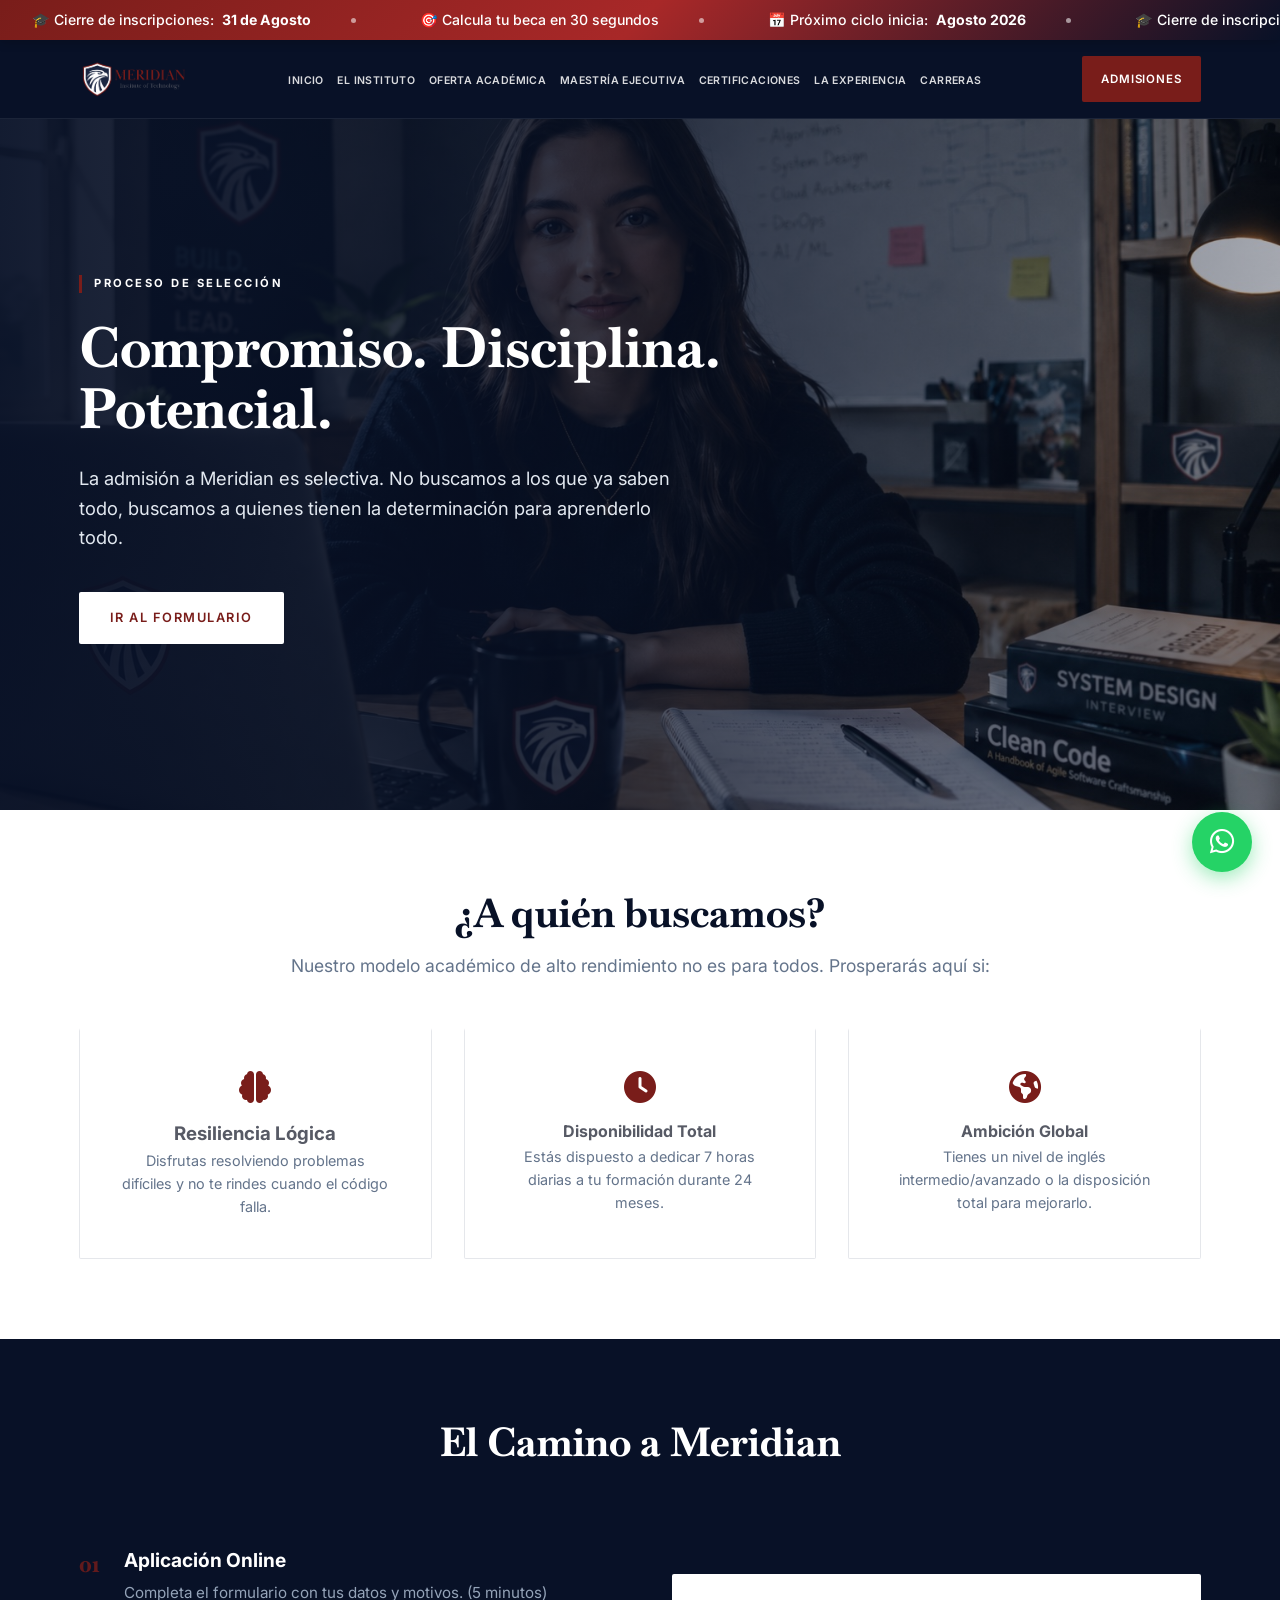
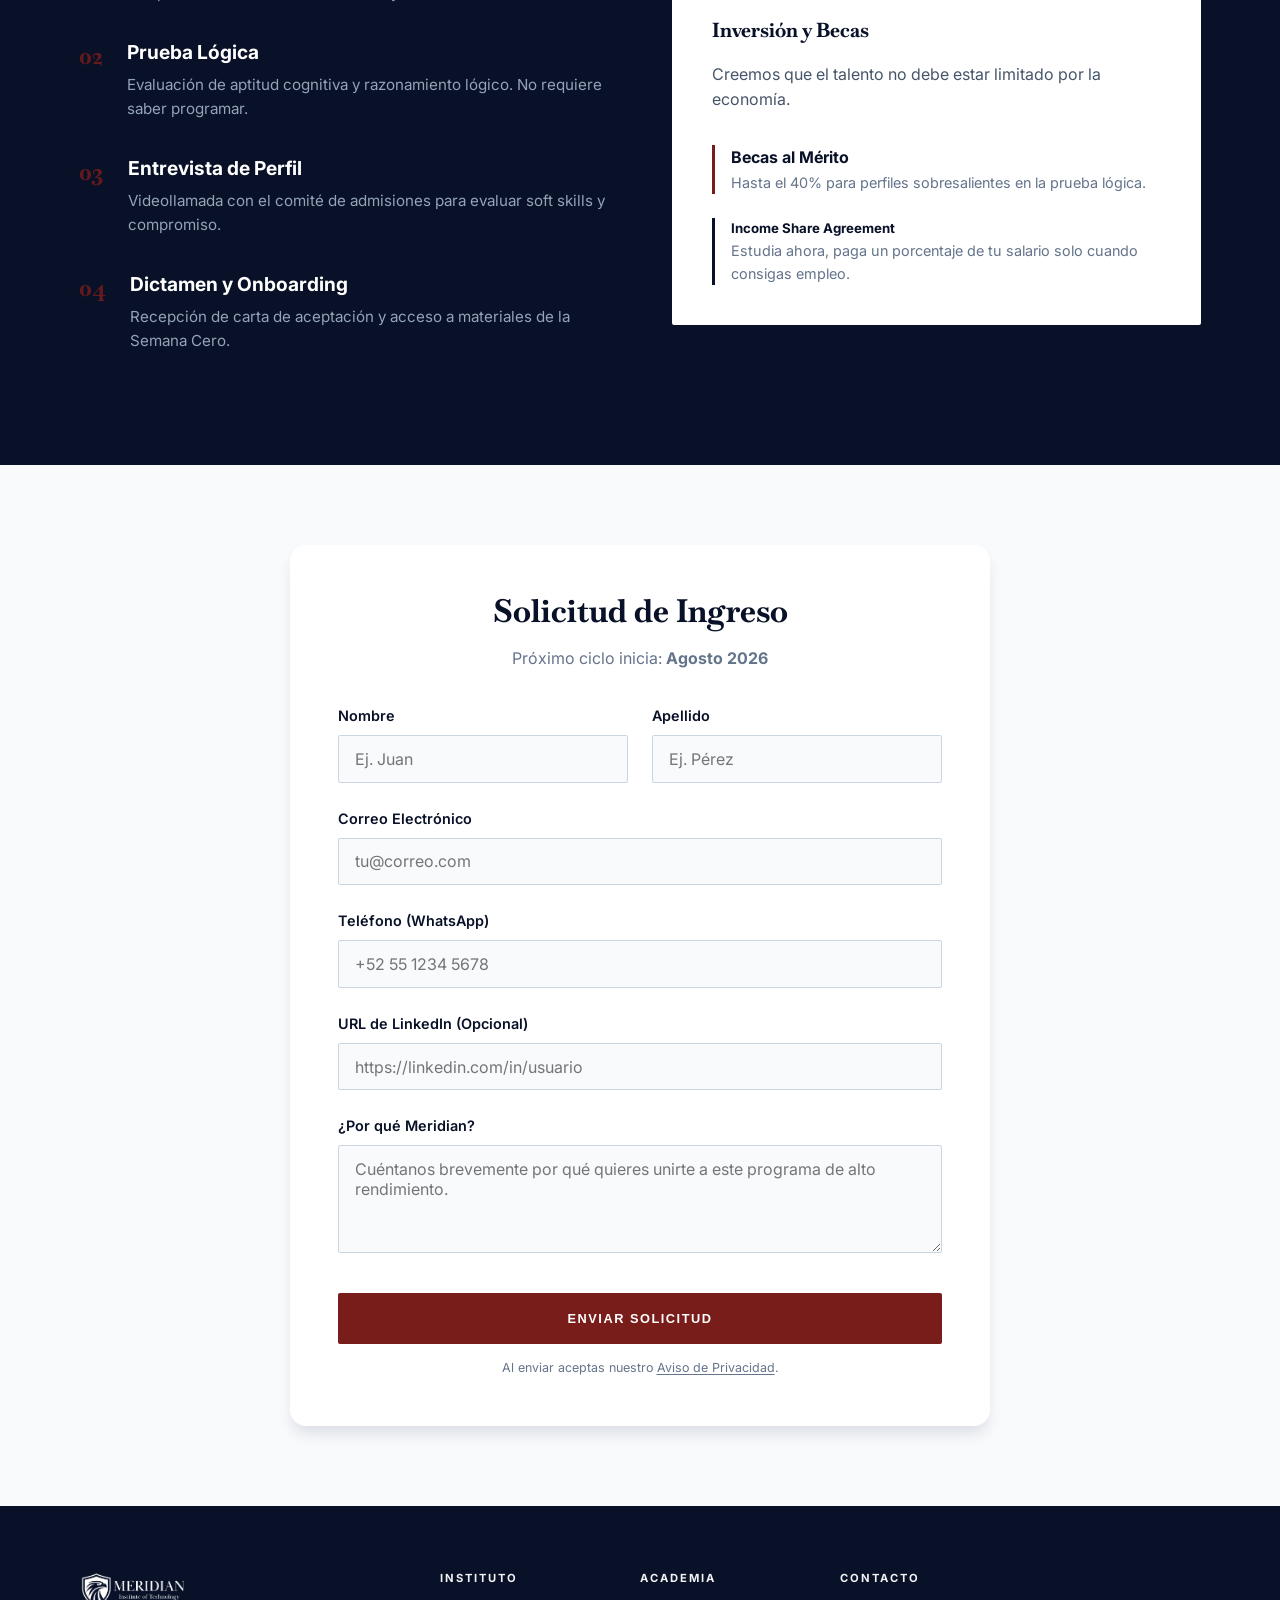
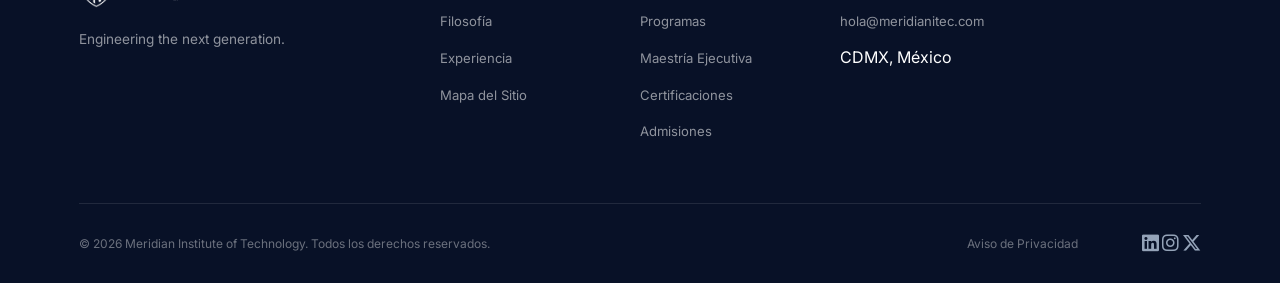
<file: admissions.html>
<!DOCTYPE html>
<html lang="es-MX">

<head>
    <meta charset="UTF-8">
    <meta name="viewport" content="width=device-width, initial-scale=1.0">
    <meta name="description"
        content="Aplica a Meridian Institute of Technology. Proceso de admisión selectivo para ingenieros de alto rendimiento.">
    <title>Meridian Institute of Technology | Admisiones</title>
    <link rel="canonical" href="https://meridianitec.com/admissions.html">
    <!-- Open Graph / Social Media Metatags -->
    <meta property="og:type" content="website">
    <meta property="og:url" content="https://meridianitec.com/admissions.html">
    <meta property="og:title" content="Meridian Institute of Technology | Admisiones">
    <meta property="og:description"
        content="Aplica a Meridian Institute of Technology. Proceso de admisión selectivo para ingenieros de alto rendimiento.">
    <meta property="og:image" content="https://meridianitec.com/assets/social-share.jpg">

    <link rel="icon" href="assets/meridian-logo-tab.png" type="image/png">

    <!-- Google Fonts -->
    <link rel="preconnect" href="https://fonts.googleapis.com">
    <link rel="preconnect" href="https://fonts.gstatic.com" crossorigin>
    <link rel="preload" as="style" href="https://fonts.googleapis.com/css2?family=Baskervville:ital@0;1&family=Inter:wght@300;400;600&display=swap"
        onload="this.onload=null;this.rel='stylesheet'">
    <noscript><link rel="stylesheet" href="https://fonts.googleapis.com/css2?family=Baskervville:ital@0;1&family=Inter:wght@300;400;600&display=swap"></noscript>

    <!-- FontAwesome — carga NO bloqueante. Son 100 KB de iconos decorativos que
         estaban en la ruta crítica: el render-delay era el 84 % del LCP.
         integrity+crossorigin verifican el archivo servido por el CDN (SRI).
         El <noscript> mantiene los iconos si el JS está desactivado. -->
    <link rel="preload" as="style" href="https://cdnjs.cloudflare.com/ajax/libs/font-awesome/6.5.1/css/all.min.css"
        integrity="sha384-t1nt8BQoYMLFN5p42tRAtuAAFQaCQODekUVeKKZrEnEyp4H2R0RHFz0KWpmj7i8g" crossorigin="anonymous" referrerpolicy="no-referrer"
        onload="this.onload=null;this.rel='stylesheet'">
    <noscript><link rel="stylesheet" href="https://cdnjs.cloudflare.com/ajax/libs/font-awesome/6.5.1/css/all.min.css"
        integrity="sha384-t1nt8BQoYMLFN5p42tRAtuAAFQaCQODekUVeKKZrEnEyp4H2R0RHFz0KWpmj7i8g" crossorigin="anonymous" referrerpolicy="no-referrer"></noscript>

    <!-- Hoja de Estilos Maestra -->
    <link rel="stylesheet" href="style.css">
</head>

<body>

    <!-- MARQUESINA PROMOCIONAL
         Dos sets idénticos: la animación desplaza -50% para el bucle continuo.
         Si se edita un mensaje hay que tocarlo en AMBOS sets o el bucle salta.
         El segundo set va aria-hidden para no leerlo dos veces. -->
    <div id="promo-bar" class="sticky-promo-bar">
        <a class="promo-marquee" href="index.html#calculadora-becas">
            <div class="promo-marquee-track">
                <span class="promo-item">🎓 Cierre de inscripciones: <strong>31 de Agosto</strong></span>
                <span class="promo-item">🎯 Calcula tu beca en 30 segundos</span>
                <span class="promo-item">📅 Próximo ciclo inicia: <strong>Agosto 2026</strong></span>
                <span class="promo-item" aria-hidden="true">🎓 Cierre de inscripciones: <strong>31 de Agosto</strong></span>
                <span class="promo-item" aria-hidden="true">🎯 Calcula tu beca en 30 segundos</span>
                <span class="promo-item" aria-hidden="true">📅 Próximo ciclo inicia: <strong>Agosto 2026</strong></span>
            </div>
        </a>
    </div>

    <!-- NAV -->
    <header class="main-header glass-effect">
        <div class="container nav-container">
            <div class="logo">
                <a href="index.html">
                    <img decoding="async" src="assets/logo-meridian.jpg" alt="Meridian Institute of Technology Logo">
                </a>
            </div>

            <nav class="main-nav">
                <ul class="nav-list">
                    <li><a href="index.html" class="nav-link">Inicio</a></li>
                    <li><a href="institute.html" class="nav-link">El Instituto</a></li>
                    <li><a href="programs.html" class="nav-link">Oferta Académica</a></li>
                    <li><a href="maestria-ejecutiva.html" class="nav-link">Maestría Ejecutiva</a></li>
                    <li><a href="certifications.html" class="nav-link">Certificaciones</a></li>
                    <li><a href="experience.html" class="nav-link">La Experiencia</a></li>
                    <li><a href="careers.html" class="nav-link">Carreras</a></li>
                </ul>
            </nav>

            <div class="nav-actions">
                <a href="admissions.html" class="btn btn-primary">Admisiones</a>
                <button class="menu-toggle" aria-label="Abrir menú">
                    <i class="fa-solid fa-bars"></i>
                </button>
            </div>
        </div>
    </header>

    <main>
        <!-- 1. HERO ADMISSIONS -->
        <section class="hero-section">
            <div class="hero-bg-overlay"></div>
            <!-- Imagen sugerida: Alguien concentrado trabajando o arquitectura moderna -->
            <img fetchpriority="high" decoding="async" src="assets/admissions-bg.jpg" srcset="assets/admissions-bg-960.jpg 960w, assets/admissions-bg.jpg 1920w" sizes="100vw" alt="Campus Meridian" class="hero-bg-img" width="1920" height="1080">

            <div class="container hero-content">
                <span class="hero-eyebrow">Proceso de Selección</span>
                <h1 class="hero-title">Compromiso. Disciplina. Potencial.</h1>
                <p class="hero-subtitle">
                    La admisión a Meridian es selectiva. No buscamos a los que ya saben todo, buscamos a quienes tienen
                    la determinación para aprenderlo todo.
                </p>
                <div class="hero-buttons">
                    <a href="#application-form" class="btn btn-white">Ir al Formulario</a>
                </div>
            </div>
        </section>

        <!-- 2. PERFIL DEL CANDIDATO -->
        <section class="section-padding text-center">
            <div class="container">
                <h2 class="section-title">¿A quién buscamos?</h2>
                <p class="section-desc" style="margin-bottom: 3rem;">
                    Nuestro modelo académico de alto rendimiento no es para todos. Prosperarás aquí si:
                </p>

                <div class="grid-3-col">
                    <article class="card-feature">
                        <i class="fa-solid fa-brain"
                            style="font-size: 2rem; color: var(--primary-color); margin-bottom: 1rem;"></i>
                        <h3>Resiliencia Lógica</h3>
                        <p style="font-size: 0.9rem; color: #64748b;">Disfrutas resolviendo problemas difíciles y no te
                            rindes cuando el código falla.</p>
                    </article>
                    <article class="card-feature">
                        <i class="fa-solid fa-clock"
                            style="font-size: 2rem; color: var(--primary-color); margin-bottom: 1rem;"></i>
                        <h4>Disponibilidad Total</h4>
                        <p style="font-size: 0.9rem; color: #64748b;">Estás dispuesto a dedicar 7 horas diarias a tu
                            formación durante 24 meses.</p>
                    </article>
                    <article class="card-feature">
                        <i class="fa-solid fa-earth-americas"
                            style="font-size: 2rem; color: var(--primary-color); margin-bottom: 1rem;"></i>
                        <h4>Ambición Global</h4>
                        <p style="font-size: 0.9rem; color: #64748b;">Tienes un nivel de inglés intermedio/avanzado o la
                            disposición total para mejorarlo.</p>
                    </article>
                </div>
            </div>
        </section>

        <!-- 3. EL PROCESO DE 4 PASOS -->
        <section class="section-padding dark-bg">
            <div class="container">
                <div class="section-header text-center">
                    <h2 class="section-title" style="color: white;">El Camino a Meridian</h2>
                </div>

                <div class="split-layout">
                    <!-- Visual timeline usando CSS existente -->
                    <ul class="process-list" style="width: 100%;">
                        <li class="process-item">
                            <span class="process-number">01</span>
                            <div class="process-info">
                                <h3 style="color: white; font-size: 1.2rem;">Aplicación Online</h3>
                                <p style="color: #94a3b8;">Completa el formulario con tus datos y motivos. (5 minutos)
                                </p>
                            </div>
                        </li>
                        <li class="process-item">
                            <span class="process-number">02</span>
                            <div class="process-info">
                                <h3 style="color: white; font-size: 1.2rem;">Prueba Lógica</h3>
                                <p style="color: #94a3b8;">Evaluación de aptitud cognitiva y razonamiento lógico. No
                                    requiere saber programar.</p>
                            </div>
                        </li>
                        <li class="process-item">
                            <span class="process-number">03</span>
                            <div class="process-info">
                                <h3 style="color: white; font-size: 1.2rem;">Entrevista de Perfil</h3>
                                <p style="color: #94a3b8;">Videollamada con el comité de admisiones para evaluar soft
                                    skills y compromiso.</p>
                            </div>
                        </li>
                        <li class="process-item">
                            <span class="process-number">04</span>
                            <div class="process-info">
                                <h3 style="color: white; font-size: 1.2rem;">Dictamen y Onboarding</h3>
                                <p style="color: #94a3b8;">Recepción de carta de aceptación y acceso a materiales de la
                                    Semana Cero.</p>
                            </div>
                        </li>
                    </ul>

                    <!-- Tarjeta de Financiación (CORREGIDA) -->
                    <div class="visual-content">
                        <!-- Se agregó color explícito al texto para contrastar con el fondo blanco -->
                        <div class="card-feature"
                            style="background: white; border: none; height: 100%; display: flex; flex-direction: column; justify-content: center;">
                            <h3 class="card-title" style="color: var(--secondary-color);">Inversión y Becas</h3>
                            <p class="card-text" style="margin-bottom: 2rem; color: #475569;">
                                Creemos que el talento no debe estar limitado por la economía.
                            </p>

                            <div
                                style="border-left: 3px solid var(--primary-color); padding-left: 1rem; margin-bottom: 1.5rem;">
                                <!-- Forzamos color oscuro en los títulos y párrafos internos -->
                                <h4 style="font-weight: 700; color: var(--secondary-color);">Becas al Mérito</h4>
                                <p style="font-size: 0.9rem; color: #64748b;">Hasta el 40% para perfiles sobresalientes
                                    en la prueba lógica.</p>
                            </div>

                            <div style="border-left: 3px solid var(--secondary-color); padding-left: 1rem;">
                                <h5 style="font-weight: 700; color: var(--secondary-color);">Income Share Agreement</h5>
                                <p style="font-size: 0.9rem; color: #64748b;">Estudia ahora, paga un porcentaje de tu
                                    salario solo cuando consigas empleo.</p>
                            </div>
                        </div>
                    </div>
                </div>
            </div>
        </section>

        <!-- 4. FORMULARIO DE APLICACIÓN (Con FormSubmit) -->
        <section id="application-form" class="section-padding" style="background-color: var(--gray-bg);">
            <div class="container">
                <div class="form-wrapper"
                    style="max-width: 700px; margin: 0 auto; background: white; padding: 3rem; border-radius: 16px; box-shadow: var(--shadow-lg);">
                    <div class="text-center" style="margin-bottom: 2rem;">
                        <h2 class="section-title" style="font-size: 2rem;">Solicitud de Ingreso</h2>
                        <p style="color: #64748b;">Próximo ciclo inicia: <strong>Agosto 2026</strong></p>
                    </div>

                    <!-- 
                        FORM SUBMIT CONFIGURATION:
                        1. Cambia 'hola@meridianitec.com' por tu email real para activar.
                        2. Sube el sitio a internet o pruébalo.
                        3. Envía el primer formulario de prueba.
                        4. Recibirás un correo de FormSubmit para "Confirmar" tu dirección.
                        5. ¡Listo!
                    -->
                    <form action="https://formsubmit.co/hola@meridianitec.com" method="POST">

                        <!-- Configuraciones Ocultas de FormSubmit -->
                        <input type="hidden" name="_subject" value="Nueva Solicitud de Ingreso - Meridian">
                        <!-- Captcha de FormSubmit ACTIVO: este formulario usa POST nativo y puede
                             tolerar la pantalla intermedia. En beca y vocacional sigue desactivado
                             porque envían por fetch y el intersticial rompería el flujo en página. -->
                        <!-- Honeypot antiabuso: invisible para personas, los bots lo rellenan.
                             tabindex/aria-hidden lo sacan del recorrido de teclado y del lector. -->
                        <input type="text" name="_honey" style="display:none" tabindex="-1" aria-hidden="true" autocomplete="off">

                        <!-- Nombre y Apellido -->
                        <div class="form-row">
                            <div class="form-group">
                                <label for="firstname">Nombre</label>
                                <input type="text" id="firstname" name="nombre" required placeholder="Ej. Juan">
                            </div>
                            <div class="form-group">
                                <label for="lastname">Apellido</label>
                                <input type="text" id="lastname" name="apellido" required placeholder="Ej. Pérez">
                            </div>
                        </div>

                        <!-- Contacto -->
                        <div class="form-group">
                            <label for="email">Correo Electrónico</label>
                            <input type="email" id="email" name="email" required placeholder="tu@correo.com">
                        </div>

                        <div class="form-group">
                            <label for="phone">Teléfono (WhatsApp)</label>
                            <input type="tel" id="phone" name="telefono" required placeholder="+52 55 1234 5678">
                        </div>

                        <!-- Perfil -->
                        <div class="form-group">
                            <label for="linkedin">URL de LinkedIn (Opcional)</label>
                            <input type="url" id="linkedin" name="linkedin"
                                placeholder="https://linkedin.com/in/usuario">
                        </div>

                        <div class="form-group">
                            <label for="motivation">¿Por qué Meridian?</label>
                            <textarea id="motivation" name="motivacion" rows="4" required
                                placeholder="Cuéntanos brevemente por qué quieres unirte a este programa de alto rendimiento."></textarea>
                        </div>

                        <!-- Botón Submit -->
                        <div class="text-center" style="margin-top: 2rem;">
                            <button type="submit" class="btn btn-primary" style="width: 100%; padding: 1rem;">Enviar
                                Solicitud</button>
                            <p class="form-privacy-note">Al enviar aceptas nuestro <a href="privacy.html">Aviso de Privacidad</a>.</p>
                        </div>
                    </form>
                </div>
            </div>
        </section>

    </main>

    <!-- FOOTER -->
    <footer class="main-footer dark-bg">
        <div class="container">
            <div class="footer-top">
                <div class="footer-brand">
                    <img loading="lazy" decoding="async" src="assets/logo-meridian-bco.png" alt="Meridian Logo" class="footer-logo">
                    <p>Engineering the next generation.</p>
                </div>

                <div class="footer-links">
                    <div class="link-column">
                        <h2>Instituto</h2>
                        <ul>
                            <li><a href="institute.html">Filosofía</a></li>
                            <li><a href="experience.html">Experiencia</a></li>
                            <li><a href="sitemap.html">Mapa del Sitio</a></li>
                        </ul>
                    </div>
                    <div class="link-column">
                        <h2>Academia</h2>
                        <ul>
                            <li><a href="programs.html">Programas</a></li>
                            <li><a href="maestria-ejecutiva.html">Maestría Ejecutiva</a></li>
                            <li><a href="certifications.html">Certificaciones</a></li>
                            <li><a href="admissions.html">Admisiones</a></li>
                        </ul>
                    </div>
                    <div class="link-column">
                        <h2>Contacto</h2>
                        <ul>
                            <li><a href="mailto:hola@meridianitec.com">hola@meridianitec.com</a></li>
                            <li>CDMX, México</li>
                        </ul>
                    </div>
                </div>
            </div>

            <div class="footer-bottom">
                <p>&copy; 2026 Meridian Institute of Technology. Todos los derechos reservados.</p>
                <div class="footer-legal-links" style="margin-left: auto; margin-right: 2rem;">
                    <a href="privacy.html" style="color: #64748b; font-size: 0.85rem; margin-right: 1rem;">Aviso de
                        Privacidad</a>
                </div>
                <div class="social-links">
                    <a href="#" aria-label="LinkedIn"><i class="fa-brands fa-linkedin"></i></a>
                    <a href="#" aria-label="Instagram"><i class="fa-brands fa-instagram"></i></a>
                    <a href="#" aria-label="Twitter"><i class="fa-brands fa-x-twitter"></i></a>
                </div>
            </div>
        </div>
    </footer>

    <!-- WhatsApp FAB -->
    <a href="https://wa.me/5215565029451?text=Hola%2C%20tengo%20dudas%20sobre%20las%20licenciaturas%20de%20Meridian" class="whatsapp-fab" target="_blank" rel="noopener" aria-label="Chat por WhatsApp">
        <i class="fa-brands fa-whatsapp"></i>
    </a>

    <!-- Social Proof Toasts -->

    <!-- Script Global -->
    <script src="main.js"></script>
    <script src="conversion.js"></script>
</body>

</html>
</file>
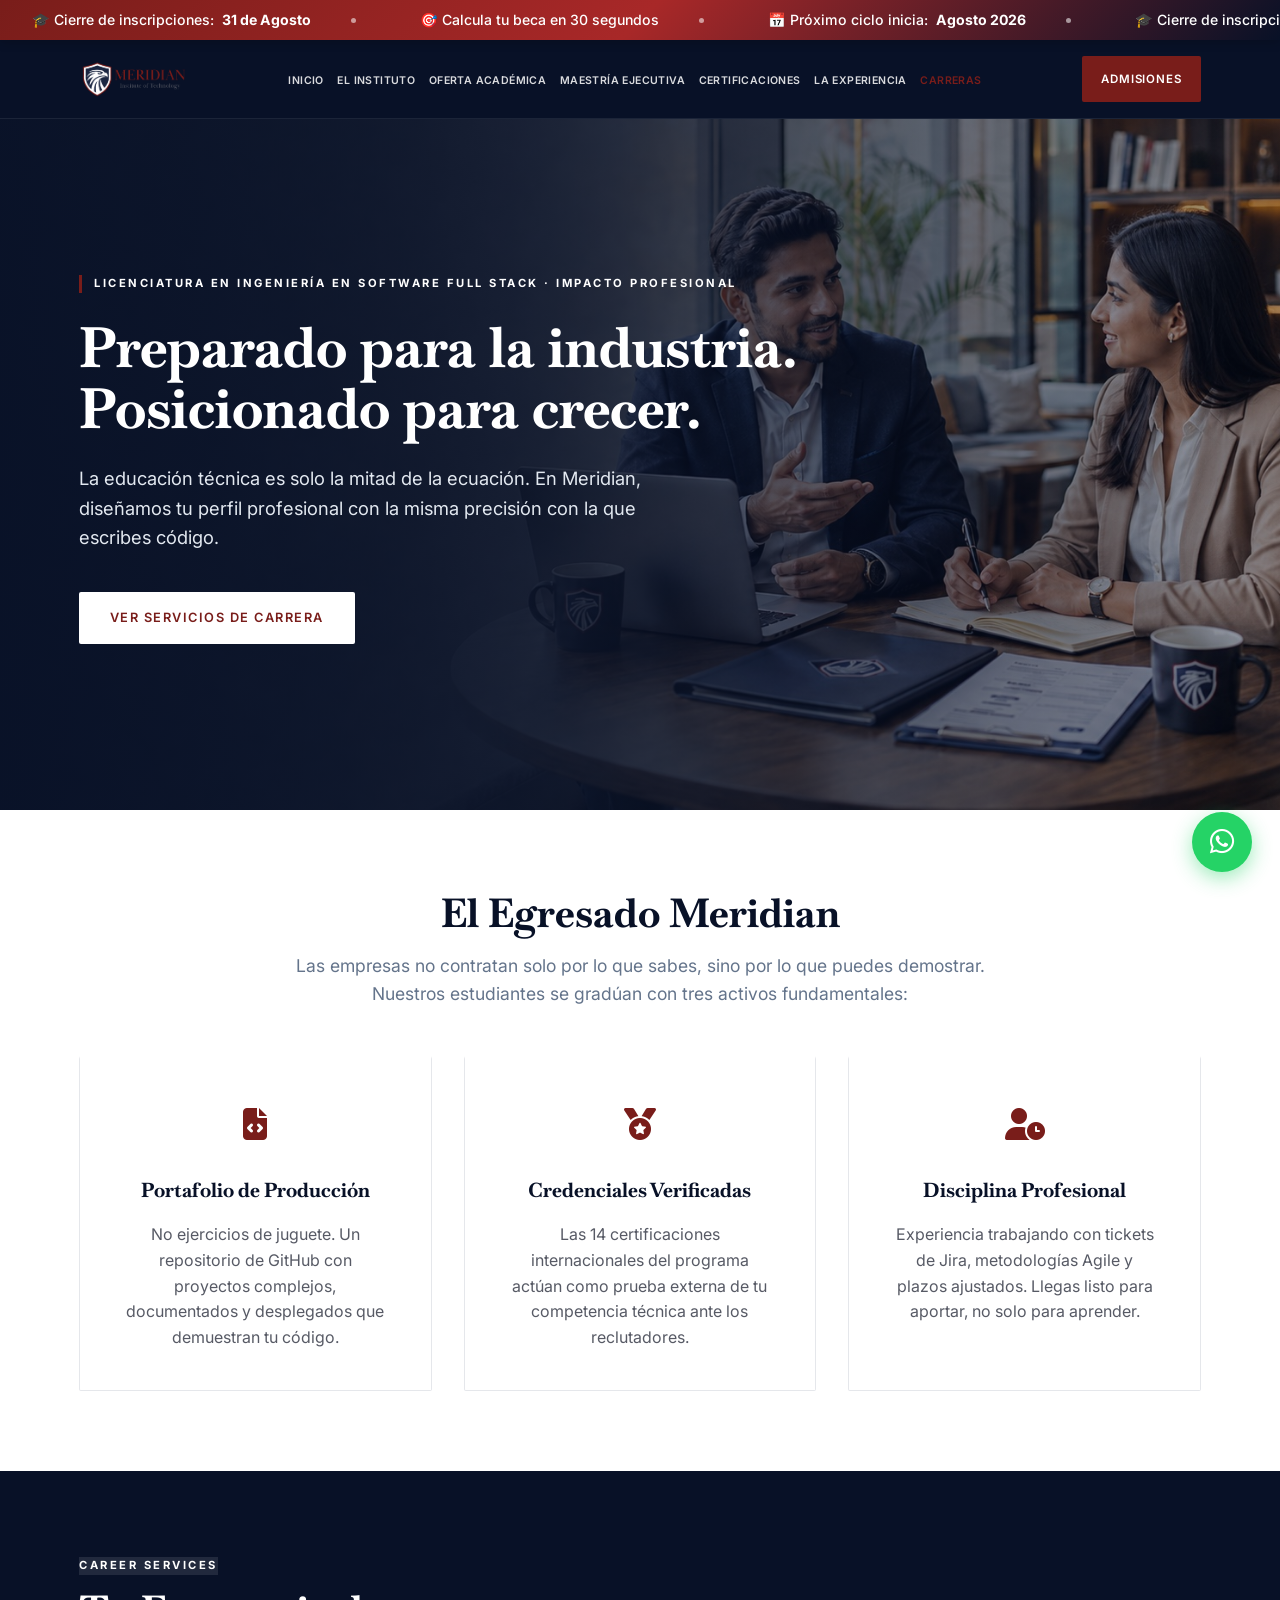
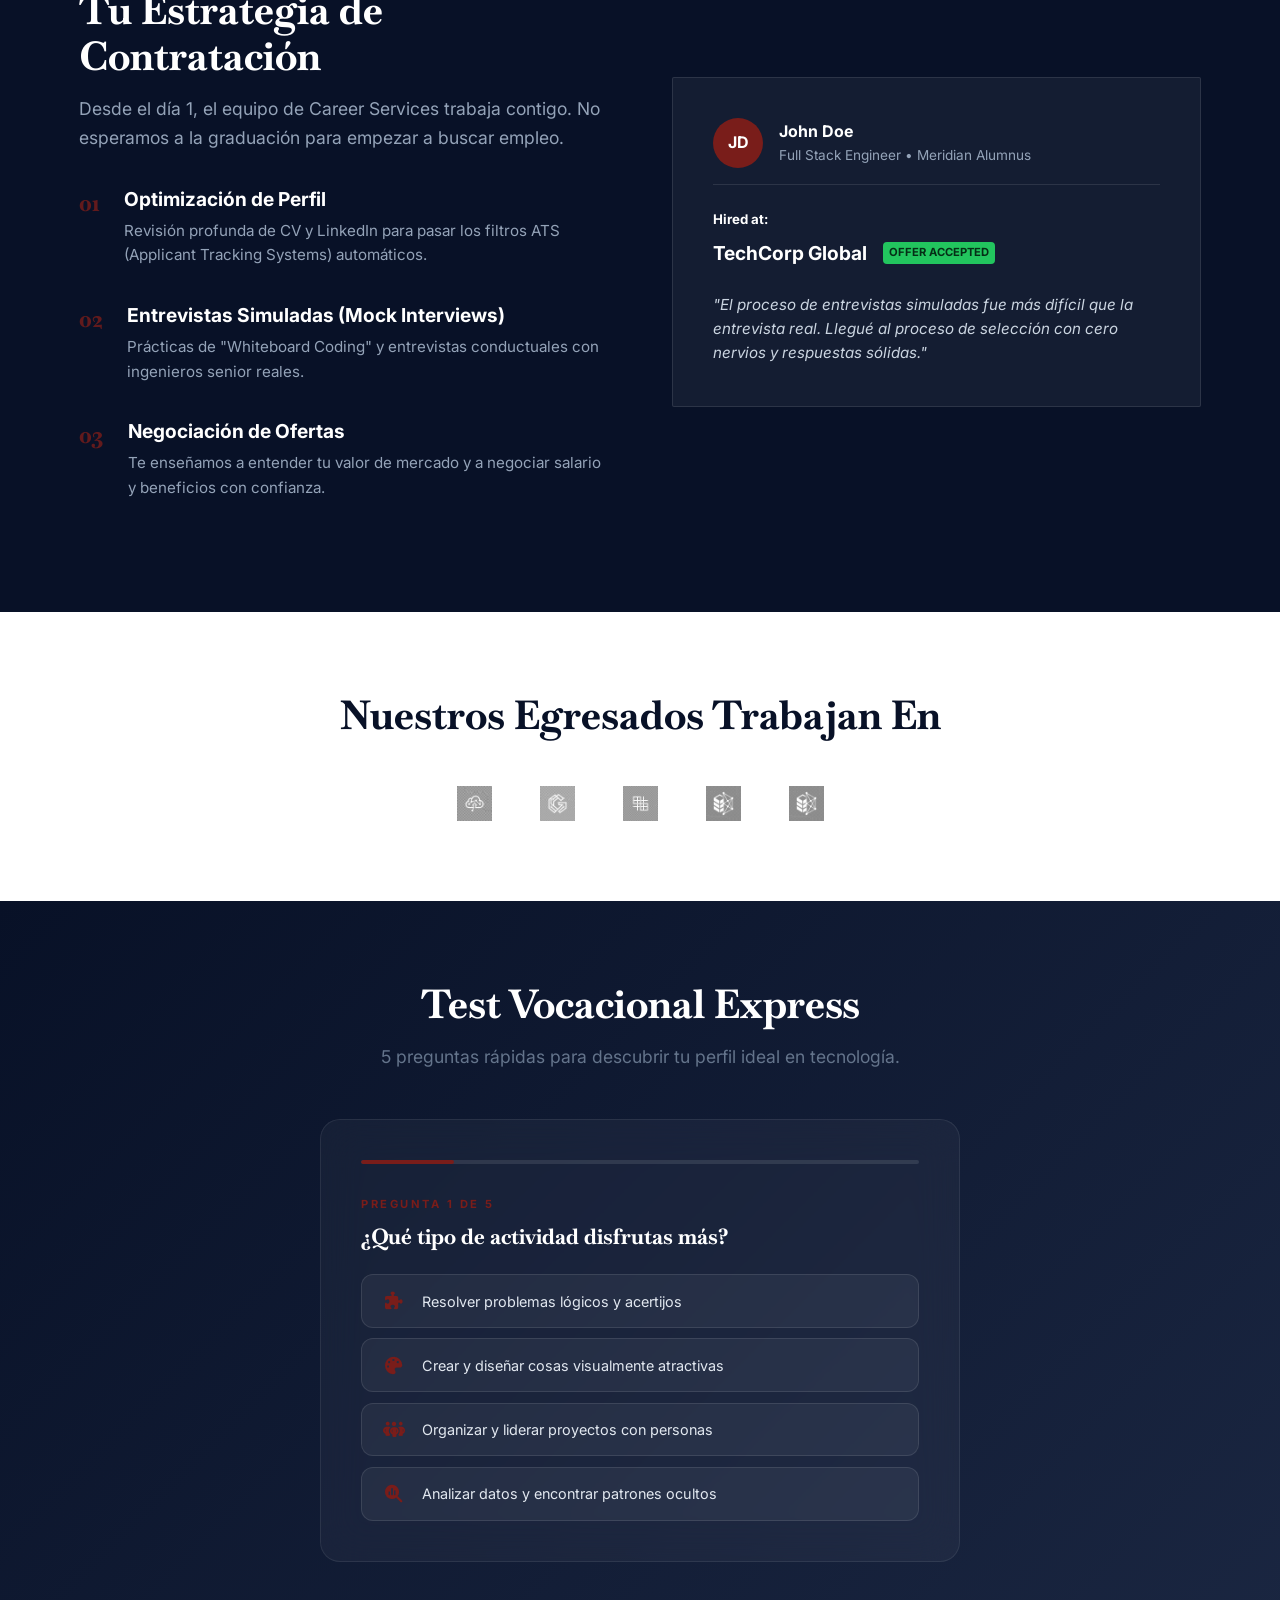
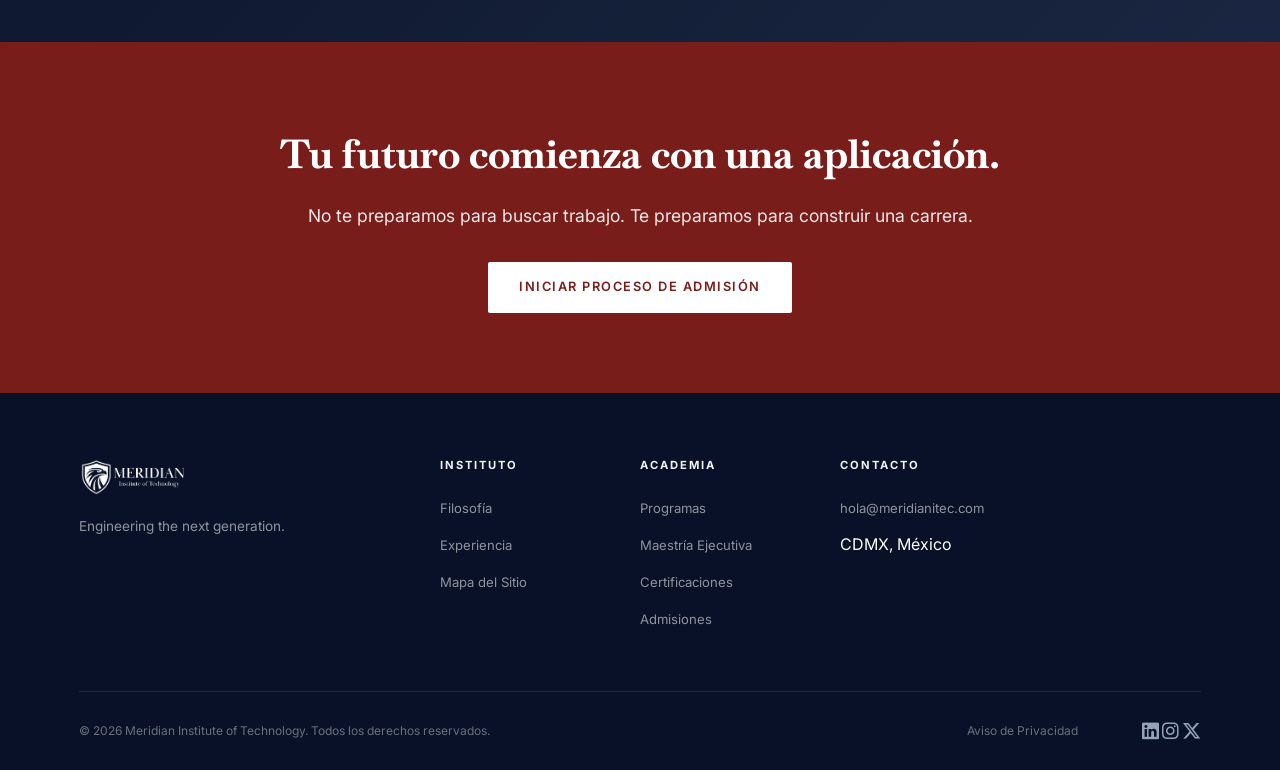
<file: careers.html>
<!DOCTYPE html>
<html lang="es-MX">

<head>
    <meta charset="UTF-8">
    <meta name="viewport" content="width=device-width, initial-scale=1.0">
    <meta name="description"
        content="Empleabilidad en Meridian: Career Services, preparación para entrevistas técnicas y conexión con empresas líderes.">
    <title>Meridian Institute of Technology | Carreras</title>
    <link rel="canonical" href="https://meridianitec.com/careers.html">
    <!-- Open Graph / Social Media Metatags -->
    <meta property="og:type" content="website">
    <meta property="og:url" content="https://meridianitec.com/careers.html">
    <meta property="og:title" content="Meridian Institute of Technology | Carreras">
    <meta property="og:description"
        content="Empleabilidad en Meridian: Career Services, preparación para entrevistas técnicas y conexión con empresas líderes.">
    <meta property="og:image" content="https://meridianitec.com/assets/social-share.jpg">

    <link rel="icon" href="assets/meridian-logo-tab.png" type="image/png">

    <!-- Google Fonts -->
    <link rel="preconnect" href="https://fonts.googleapis.com">
    <link rel="preconnect" href="https://fonts.gstatic.com" crossorigin>
    <link rel="preload" as="style" href="https://fonts.googleapis.com/css2?family=Baskervville:ital@0;1&family=Inter:wght@300;400;600&display=swap"
        onload="this.onload=null;this.rel='stylesheet'">
    <noscript><link rel="stylesheet" href="https://fonts.googleapis.com/css2?family=Baskervville:ital@0;1&family=Inter:wght@300;400;600&display=swap"></noscript>

    <!-- FontAwesome — carga NO bloqueante. Son 100 KB de iconos decorativos que
         estaban en la ruta crítica: el render-delay era el 84 % del LCP.
         integrity+crossorigin verifican el archivo servido por el CDN (SRI).
         El <noscript> mantiene los iconos si el JS está desactivado. -->
    <link rel="preload" as="style" href="https://cdnjs.cloudflare.com/ajax/libs/font-awesome/6.5.1/css/all.min.css"
        integrity="sha384-t1nt8BQoYMLFN5p42tRAtuAAFQaCQODekUVeKKZrEnEyp4H2R0RHFz0KWpmj7i8g" crossorigin="anonymous" referrerpolicy="no-referrer"
        onload="this.onload=null;this.rel='stylesheet'">
    <noscript><link rel="stylesheet" href="https://cdnjs.cloudflare.com/ajax/libs/font-awesome/6.5.1/css/all.min.css"
        integrity="sha384-t1nt8BQoYMLFN5p42tRAtuAAFQaCQODekUVeKKZrEnEyp4H2R0RHFz0KWpmj7i8g" crossorigin="anonymous" referrerpolicy="no-referrer"></noscript>

    <!-- Hoja de Estilos Maestra -->
    <link rel="stylesheet" href="style.css">
</head>

<body>

    <!-- MARQUESINA PROMOCIONAL
         Dos sets idénticos: la animación desplaza -50% para el bucle continuo.
         Si se edita un mensaje hay que tocarlo en AMBOS sets o el bucle salta.
         El segundo set va aria-hidden para no leerlo dos veces. -->
    <div id="promo-bar" class="sticky-promo-bar">
        <a class="promo-marquee" href="index.html#calculadora-becas">
            <div class="promo-marquee-track">
                <span class="promo-item">🎓 Cierre de inscripciones: <strong>31 de Agosto</strong></span>
                <span class="promo-item">🎯 Calcula tu beca en 30 segundos</span>
                <span class="promo-item">📅 Próximo ciclo inicia: <strong>Agosto 2026</strong></span>
                <span class="promo-item" aria-hidden="true">🎓 Cierre de inscripciones: <strong>31 de Agosto</strong></span>
                <span class="promo-item" aria-hidden="true">🎯 Calcula tu beca en 30 segundos</span>
                <span class="promo-item" aria-hidden="true">📅 Próximo ciclo inicia: <strong>Agosto 2026</strong></span>
            </div>
        </a>
    </div>

    <!-- NAV -->
    <header class="main-header glass-effect">
        <div class="container nav-container">
            <div class="logo">
                <a href="index.html">
                    <img decoding="async" src="assets/logo-meridian.jpg" alt="Meridian Institute of Technology Logo">
                </a>
            </div>

            <nav class="main-nav">
                <ul class="nav-list">
                    <li><a href="index.html" class="nav-link">Inicio</a></li>
                    <li><a href="institute.html" class="nav-link">El Instituto</a></li>
                    <li><a href="programs.html" class="nav-link">Oferta Académica</a></li>
                    <li><a href="maestria-ejecutiva.html" class="nav-link">Maestría Ejecutiva</a></li>
                    <li><a href="certifications.html" class="nav-link">Certificaciones</a></li>
                    <li><a href="experience.html" class="nav-link">La Experiencia</a></li>
                    <li><a href="careers.html" class="nav-link" style="color: var(--primary-color);">Carreras</a></li>
                </ul>
            </nav>

            <div class="nav-actions">
                <a href="admissions.html" class="btn btn-primary">Admisiones</a>
                <button class="menu-toggle" aria-label="Abrir menú">
                    <i class="fa-solid fa-bars"></i>
                </button>
            </div>
        </div>
    </header>

    <main>
        <!-- 1. HERO CAREERS -->
        <section class="hero-section">
            <div class="hero-bg-overlay"></div>
            <!-- Imagen sugerida: ambiente corporativo moderno o entrevista -->
            <img fetchpriority="high" decoding="async" src="assets/careers-bg.jpg" srcset="assets/careers-bg-960.jpg 960w, assets/careers-bg.jpg 1920w" sizes="100vw" alt="Entorno Profesional" class="hero-bg-img" width="1920" height="1080">

            <div class="container hero-content">
                <span class="hero-eyebrow">Licenciatura en Ingeniería en Software Full Stack · Impacto Profesional</span>
                <h1 class="hero-title">Preparado para la industria. Posicionado para crecer.</h1>
                <p class="hero-subtitle">
                    La educación técnica es solo la mitad de la ecuación. En Meridian, diseñamos tu perfil profesional
                    con la misma precisión con la que escribes código.
                </p>
                <div class="hero-buttons">
                    <a href="#hiring-process" class="btn btn-white">Ver Servicios de Carrera</a>
                </div>
            </div>
        </section>

        <!-- 2. EL PERFIL DEL EGRESADO (OUTCOME) -->
        <section class="section-padding">
            <div class="container">
                <div class="section-header text-center">
                    <h2 class="section-title">El Egresado Meridian</h2>
                    <p class="section-desc">
                        Las empresas no contratan solo por lo que sabes, sino por lo que puedes demostrar. Nuestros
                        estudiantes se gradúan con tres activos fundamentales:
                    </p>
                </div>

                <div class="grid-3-col">
                    <!-- Activo 1 -->
                    <article class="card-feature text-center">
                        <div class="card-icon">
                            <i class="fa-solid fa-file-code"></i>
                        </div>
                        <h3 class="card-title">Portafolio de Producción</h3>
                        <p class="card-text">
                            No ejercicios de juguete. Un repositorio de GitHub con proyectos complejos, documentados y
                            desplegados que demuestran tu código.
                        </p>
                    </article>

                    <!-- Activo 2 -->
                    <article class="card-feature text-center">
                        <div class="card-icon">
                            <i class="fa-solid fa-medal"></i>
                        </div>
                        <h3 class="card-title">Credenciales Verificadas</h3>
                        <p class="card-text">
                            Las 14 certificaciones internacionales del programa actúan como prueba externa de tu
                            competencia técnica ante los reclutadores.
                        </p>
                    </article>

                    <!-- Activo 3 -->
                    <article class="card-feature text-center">
                        <div class="card-icon">
                            <i class="fa-solid fa-user-clock"></i>
                        </div>
                        <h3 class="card-title">Disciplina Profesional</h3>
                        <p class="card-text">
                            Experiencia trabajando con tickets de Jira, metodologías Agile y plazos ajustados. Llegas
                            listo para aportar, no solo para aprender.
                        </p>
                    </article>
                </div>
            </div>
        </section>

        <!-- 3. CAREER SERVICES (TIMELINE) -->
        <section id="hiring-process" class="section-padding dark-bg">
            <div class="container">
                <div class="split-layout">
                    <div class="text-content">
                        <span class="tag" style="background: rgba(255,255,255,0.1); color: white;">Career
                            Services</span>
                        <h2 class="section-title" style="color: white;">Tu Estrategia de Contratación</h2>
                        <p class="section-desc" style="color: #94a3b8;">
                            Desde el día 1, el equipo de Career Services trabaja contigo. No esperamos a la graduación
                            para empezar a buscar empleo.
                        </p>

                        <ul class="process-list">
                            <li class="process-item">
                                <span class="process-number">01</span>
                                <div class="process-info">
                                    <h3 style="color: white; font-size: 1.2rem;">Optimización de Perfil</h3>
                                    <p style="color: #94a3b8;">Revisión profunda de CV y LinkedIn para pasar los filtros
                                        ATS (Applicant Tracking Systems) automáticos.</p>
                                </div>
                            </li>
                            <li class="process-item">
                                <span class="process-number">02</span>
                                <div class="process-info">
                                    <h3 style="color: white; font-size: 1.2rem;">Entrevistas Simuladas (Mock Interviews)
                                    </h3>
                                    <p style="color: #94a3b8;">Prácticas de "Whiteboard Coding" y entrevistas
                                        conductuales con ingenieros senior reales.</p>
                                </div>
                            </li>
                            <li class="process-item">
                                <span class="process-number">03</span>
                                <div class="process-info">
                                    <h3 style="color: white; font-size: 1.2rem;">Negociación de Ofertas</h3>
                                    <p style="color: #94a3b8;">Te enseñamos a entender tu valor de mercado y a negociar
                                        salario y beneficios con confianza.</p>
                                </div>
                            </li>
                        </ul>
                    </div>

                    <div class="visual-content">
                        <!-- Card simulando una oferta o perfil -->
                        <div class="card-feature"
                            style="background: rgba(255,255,255,0.05); border: 1px solid rgba(255,255,255,0.1);">
                            <div
                                style="display: flex; align-items: center; gap: 1rem; margin-bottom: 1.5rem; border-bottom: 1px solid rgba(255,255,255,0.1); padding-bottom: 1rem;">
                                <div
                                    style="width: 50px; height: 50px; background: var(--primary-color); border-radius: 50%; display: flex; align-items: center; justify-content: center; color: white; font-weight: bold;">
                                    JD</div>
                                <div>
                                    <h4 style="color: white; margin: 0;">John Doe</h4>
                                    <p style="color: #94a3b8; font-size: 0.85rem; margin: 0;">Full Stack Engineer •
                                        Meridian Alumnus</p>
                                </div>
                            </div>

                            <h5 style="color: white; margin-bottom: 0.5rem;">Hired at:</h5>
                            <div style="display: flex; gap: 1rem; align-items: center; margin-bottom: 1.5rem;">
                                <span style="font-weight: 700; color: white; font-size: 1.2rem;">TechCorp Global</span>
                                <span
                                    style="background: #22c55e; color: #052e16; font-size: 0.7rem; padding: 2px 6px; border-radius: 4px; font-weight: bold;">OFFER
                                    ACCEPTED</span>
                            </div>

                            <p style="color: #cbd5e1; font-style: italic; font-size: 0.95rem;">
                                "El proceso de entrevistas simuladas fue más difícil que la entrevista real. Llegué al
                                proceso de selección con cero nervios y respuestas sólidas."
                            </p>
                        </div>
                    </div>
                </div>
            </div>
        </section>

        <!-- 4. EMPRESAS / RED (Reutilizando logo-grid) -->
        <section class="section-padding">
            <div class="container text-center">
                <h2 class="section-title">Nuestros Egresados Trabajan En</h2>
                <div class="logo-grid" style="margin-top: 3rem;">
                    <!-- Mismos logos que en el index, o diferentes si se tuvieran assets -->
                    <img loading="lazy" decoding="async" src="assets/logo-aws.png" alt="AWS" class="partner-logo">
                    <img loading="lazy" decoding="async" src="assets/logo-google.png" alt="Google" class="partner-logo">
                    <img loading="lazy" decoding="async" src="assets/logo-microsoft.png" alt="Microsoft" class="partner-logo">
                    <img loading="lazy" decoding="async" src="assets/logo-oracle.png" alt="Oracle" class="partner-logo">
                    <img loading="lazy" decoding="async" src="assets/logo-cisco.png" alt="Cisco" class="partner-logo">
                </div>
            </div>
        </section>

        <!-- TEST VOCACIONAL EXPRESS -->
        <section id="test-vocacional" class="section-padding vocational-section">
            <div class="container">
                <div class="section-header text-center">
                    <h2 class="section-title" style="color: white;">Test Vocacional Express</h2>
                    <p class="section-desc">5 preguntas rápidas para descubrir tu perfil ideal en tecnología.</p>
                </div>

                <div id="vocational-test" class="vocational-test">
                    <div class="voc-progress">
                        <div class="voc-progress-fill"></div>
                    </div>

                    <!-- Question 1 -->
                    <div class="voc-question" data-question="0">
                        <p class="voc-question-label">Pregunta 1 de 5</p>
                        <h3 class="voc-question-title">¿Qué tipo de actividad disfrutas más?</h3>
                        <div class="voc-answers">
                            <div class="voc-answer" data-tags="lógica,tecnología">
                                <i class="fa-solid fa-puzzle-piece"></i>
                                <span>Resolver problemas lógicos y acertijos</span>
                            </div>
                            <div class="voc-answer" data-tags="crear,diseño">
                                <i class="fa-solid fa-palette"></i>
                                <span>Crear y diseñar cosas visualmente atractivas</span>
                            </div>
                            <div class="voc-answer" data-tags="personas,comunicar">
                                <i class="fa-solid fa-people-group"></i>
                                <span>Organizar y liderar proyectos con personas</span>
                            </div>
                            <div class="voc-answer" data-tags="datos,investigar">
                                <i class="fa-solid fa-magnifying-glass-chart"></i>
                                <span>Analizar datos y encontrar patrones ocultos</span>
                            </div>
                        </div>
                    </div>

                    <!-- Question 2 -->
                    <div class="voc-question" data-question="1">
                        <p class="voc-question-label">Pregunta 2 de 5</p>
                        <h3 class="voc-question-title">¿Cómo prefieres trabajar?</h3>
                        <div class="voc-answers">
                            <div class="voc-answer" data-tags="individual,lógica">
                                <i class="fa-solid fa-user"></i>
                                <span>Concentrado en solitario, resolviendo a mi ritmo</span>
                            </div>
                            <div class="voc-answer" data-tags="equipo,comunicar">
                                <i class="fa-solid fa-users"></i>
                                <span>En equipo, intercambiando ideas constantemente</span>
                            </div>
                            <div class="voc-answer" data-tags="liderazgo,personas">
                                <i class="fa-solid fa-chess-king"></i>
                                <span>Dirigiendo y coordinando al equipo</span>
                            </div>
                            <div class="voc-answer" data-tags="crear,tecnología">
                                <i class="fa-solid fa-laptop-code"></i>
                                <span>Construyendo prototipos y experimentando</span>
                            </div>
                        </div>
                    </div>

                    <!-- Question 3 -->
                    <div class="voc-question" data-question="2">
                        <p class="voc-question-label">Pregunta 3 de 5</p>
                        <h3 class="voc-question-title">¿Qué materia te resulta más interesante?</h3>
                        <div class="voc-answers">
                            <div class="voc-answer" data-tags="lógica,datos">
                                <i class="fa-solid fa-square-root-variable"></i>
                                <span>Matemáticas y estadística</span>
                            </div>
                            <div class="voc-answer" data-tags="diseño,crear">
                                <i class="fa-solid fa-pen-ruler"></i>
                                <span>Diseño y comunicación visual</span>
                            </div>
                            <div class="voc-answer" data-tags="sistemas,tecnología">
                                <i class="fa-solid fa-network-wired"></i>
                                <span>Redes, sistemas y cómo funciona internet</span>
                            </div>
                            <div class="voc-answer" data-tags="liderazgo,equipo">
                                <i class="fa-solid fa-handshake"></i>
                                <span>Administración y negocios</span>
                            </div>
                        </div>
                    </div>

                    <!-- Question 4 -->
                    <div class="voc-question" data-question="3">
                        <p class="voc-question-label">Pregunta 4 de 5</p>
                        <h3 class="voc-question-title">¿Qué te gustaría lograr con tu carrera?</h3>
                        <div class="voc-answers">
                            <div class="voc-answer" data-tags="crear,tecnología">
                                <i class="fa-solid fa-rocket"></i>
                                <span>Crear aplicaciones o productos que use la gente</span>
                            </div>
                            <div class="voc-answer" data-tags="datos,investigar">
                                <i class="fa-solid fa-brain"></i>
                                <span>Descubrir insights valiosos con inteligencia artificial</span>
                            </div>
                            <div class="voc-answer" data-tags="sistemas,lógica">
                                <i class="fa-solid fa-shield-halved"></i>
                                <span>Proteger sistemas y datos de amenazas</span>
                            </div>
                            <div class="voc-answer" data-tags="personas,liderazgo">
                                <i class="fa-solid fa-diagram-project"></i>
                                <span>Liderar equipos de tecnología en empresas grandes</span>
                            </div>
                        </div>
                    </div>

                    <!-- Question 5 -->
                    <div class="voc-question" data-question="4">
                        <p class="voc-question-label">Pregunta 5 de 5</p>
                        <h3 class="voc-question-title">¿Con qué frase te identificas más?</h3>
                        <div class="voc-answers">
                            <div class="voc-answer" data-tags="lógica,individual">
                                <i class="fa-solid fa-code"></i>
                                <span>“Prefiero pasar horas debuggeando que hacer una presentación”</span>
                            </div>
                            <div class="voc-answer" data-tags="diseño,personas">
                                <i class="fa-solid fa-wand-magic-sparkles"></i>
                                <span>“Me importa tanto cómo se ve algo como cómo funciona”</span>
                            </div>
                            <div class="voc-answer" data-tags="datos,sistemas">
                                <i class="fa-solid fa-server"></i>
                                <span>“Me fascina entender cómo se conecta todo por detrás”</span>
                            </div>
                            <div class="voc-answer" data-tags="equipo,comunicar">
                                <i class="fa-solid fa-comments"></i>
                                <span>“Mi fortaleza es comunicar ideas y motivar al equipo”</span>
                            </div>
                        </div>
                    </div>

                    <!-- RESULTS -->
                    <div class="voc-results">
                        <h3 class="voc-results-title">¡Tu perfil tecnológico!</h3>
                        <p class="voc-results-subtitle">Según tus respuestas, estas son las carreras que más se alinean contigo:</p>
                        <div id="voc-career-cards" class="voc-career-cards"></div>

                        <div class="voc-gated-form">
                            <p style="color: white; font-weight: 600; margin-bottom: 0.75rem; text-align: center;">Ingresa tu correo para recibir el plan de estudios detallado</p>
                            <form id="voc-form" action="https://formsubmit.co/hola@meridianitec.com" method="POST">
                                <input type="hidden" name="_subject" value="Lead Test Vocacional - Meridian">
                                <input type="hidden" name="_captcha" value="false">
                                <!-- Honeypot antiabuso: invisible para personas, los bots lo rellenan.
                                     tabindex/aria-hidden lo sacan del recorrido de teclado y del lector. -->
                                <input type="text" name="_honey" style="display:none" tabindex="-1" aria-hidden="true" autocomplete="off">
                                <input type="hidden" name="_template" value="table">
                                <div class="form-group">
                                    <label for="voc-name">Nombre</label>
                                    <input type="text" id="voc-name" name="nombre" required placeholder="Tu nombre">
                                </div>
                                <div class="form-group">
                                    <label for="voc-email">Correo electrónico</label>
                                    <input type="email" id="voc-email" name="email" required placeholder="tu@correo.com">
                                </div>
                                <button type="submit" class="btn btn-purple">Ver plan de estudios detallado</button>
                                <p class="form-privacy-note">Al enviar aceptas nuestro <a href="privacy.html">Aviso de Privacidad</a>.</p>
                            </form>
                        </div>
                    </div>

                    <!-- THANK YOU -->
                    <div class="voc-thankyou">
                        <div class="thankyou-icon"><i class="fa-solid fa-circle-check"></i></div>
                        <h3 class="thankyou-title">¡Listo!</h3>
                        <p class="thankyou-text">Te enviamos el plan de estudios a tu correo. ¡Revisa tu bandeja de entrada!</p>
                        <div style="margin-top: 1.5rem;">
                            <a href="admissions.html" class="btn btn-primary">Aplicar a Meridian</a>
                        </div>
                    </div>
                </div>
            </div>
        </section>

        <!-- CTA FINAL -->
        <section class="cta-section theme-red">
            <div class="container text-center">
                <h2 class="cta-title">Tu futuro comienza con una aplicación.</h2>
                <p class="cta-text">No te preparamos para buscar trabajo. Te preparamos para construir una carrera.</p>
                <a href="admissions.html" class="btn btn-white">Iniciar Proceso de Admisión</a>
            </div>
        </section>
    </main>

    <!-- FOOTER -->
    <footer class="main-footer dark-bg">
        <div class="container">
            <div class="footer-top">
                <div class="footer-brand">
                    <img loading="lazy" decoding="async" src="assets/logo-meridian-bco.png" alt="Meridian Logo" class="footer-logo">
                    <p>Engineering the next generation.</p>
                </div>

                <div class="footer-links">
                    <div class="link-column">
                        <h2>Instituto</h2>
                        <ul>
                            <li><a href="institute.html">Filosofía</a></li>
                            <li><a href="experience.html">Experiencia</a></li>
                            <li><a href="sitemap.html">Mapa del Sitio</a></li>
                        </ul>
                    </div>
                    <div class="link-column">
                        <h2>Academia</h2>
                        <ul>
                            <li><a href="programs.html">Programas</a></li>
                            <li><a href="maestria-ejecutiva.html">Maestría Ejecutiva</a></li>
                            <li><a href="certifications.html">Certificaciones</a></li>
                            <li><a href="admissions.html">Admisiones</a></li>
                        </ul>
                    </div>
                    <div class="link-column">
                        <h2>Contacto</h2>
                        <ul>
                            <li><a href="mailto:hola@meridianitec.com">hola@meridianitec.com</a></li>
                            <li>CDMX, México</li>
                        </ul>
                    </div>
                </div>
            </div>

            <div class="footer-bottom">
                <p>&copy; 2026 Meridian Institute of Technology. Todos los derechos reservados.</p>
                <div class="footer-legal-links" style="margin-left: auto; margin-right: 2rem;">
                    <a href="privacy.html" style="color: #64748b; font-size: 0.85rem; margin-right: 1rem;">Aviso de
                        Privacidad</a>
                </div>
                <div class="social-links">
                    <a href="#" aria-label="LinkedIn"><i class="fa-brands fa-linkedin"></i></a>
                    <a href="#" aria-label="Instagram"><i class="fa-brands fa-instagram"></i></a>
                    <a href="#" aria-label="Twitter"><i class="fa-brands fa-x-twitter"></i></a>
                </div>
            </div>
        </div>
    </footer>

    <!-- WhatsApp FAB -->
    <a href="https://wa.me/5215565029451?text=Hola%2C%20tengo%20dudas%20sobre%20las%20licenciaturas%20de%20Meridian" class="whatsapp-fab" target="_blank" rel="noopener" aria-label="Chat por WhatsApp">
        <i class="fa-brands fa-whatsapp"></i>
    </a>

    <!-- Social Proof Toasts -->
    <div id="social-proof-container" class="social-proof-container"></div>

    <!-- Script Global -->
    <script src="main.js"></script>
    <script src="conversion.js"></script>
</body>

</html>
</file>
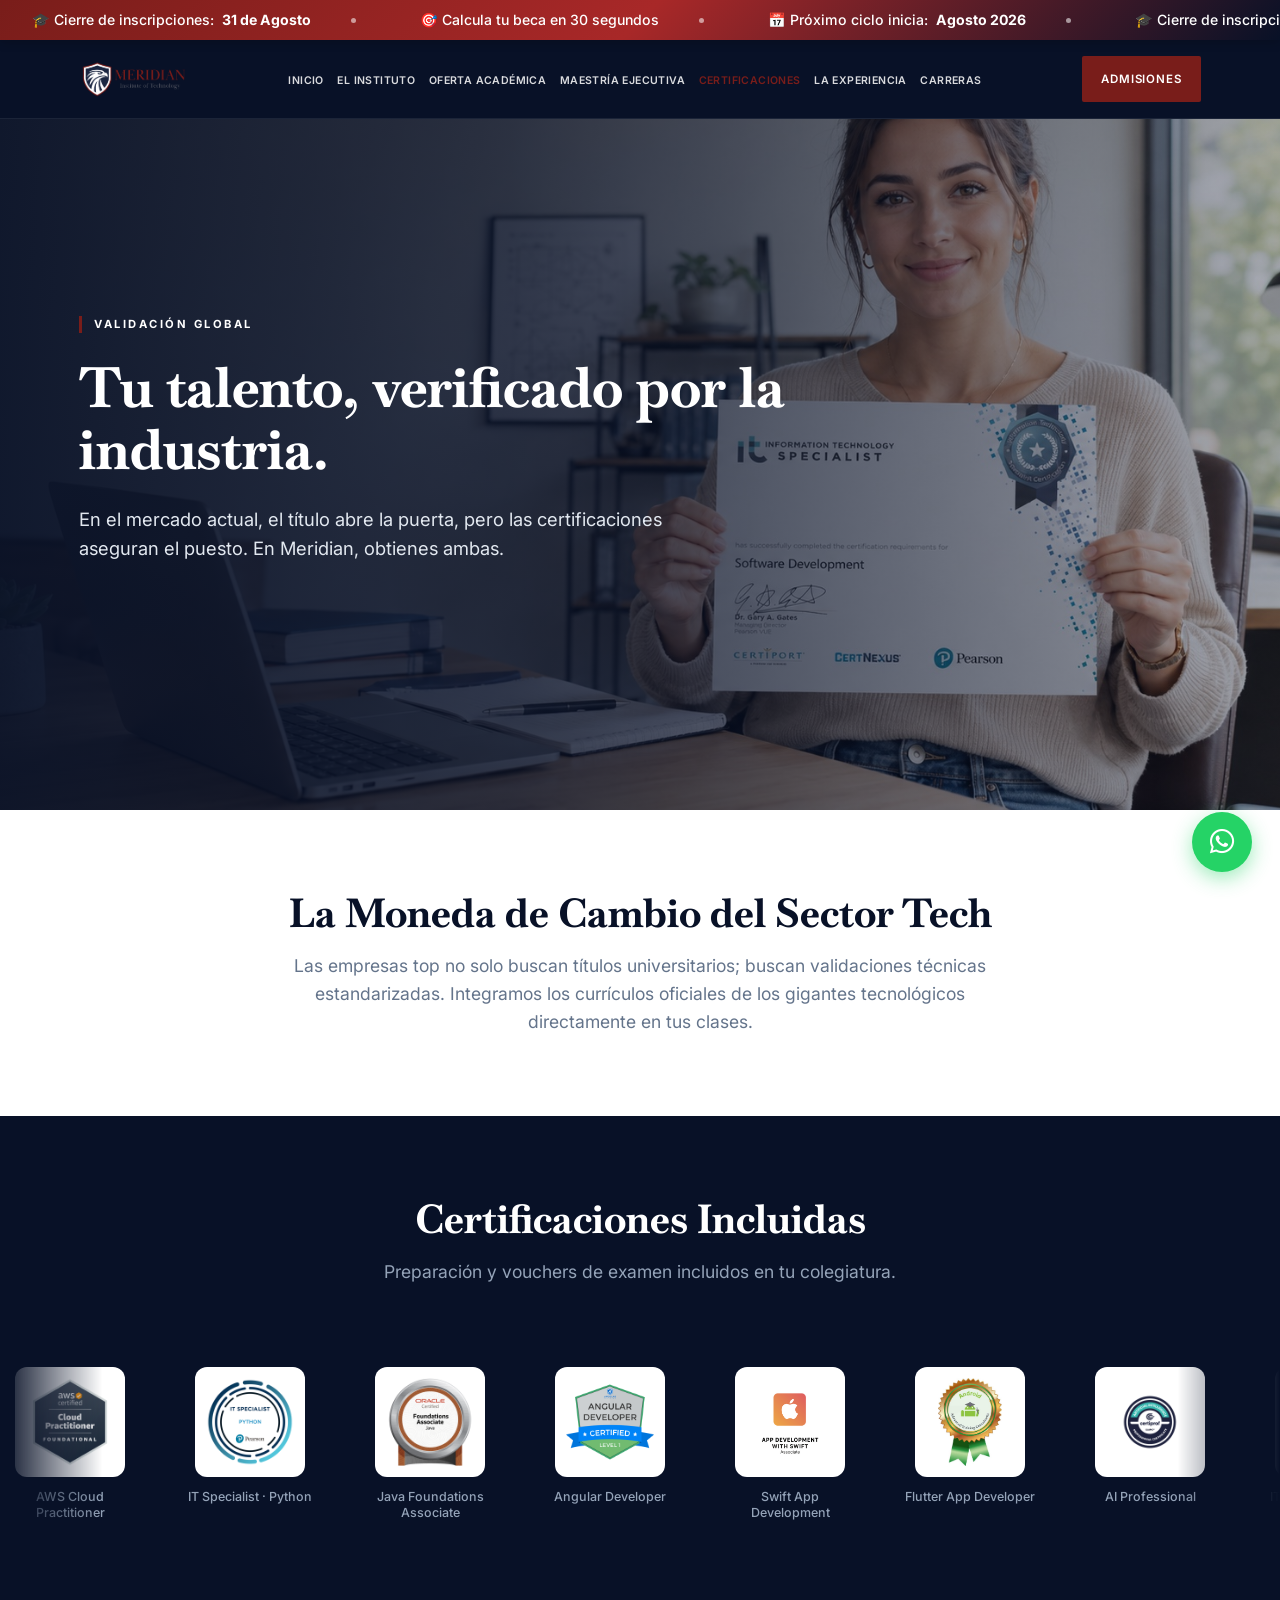
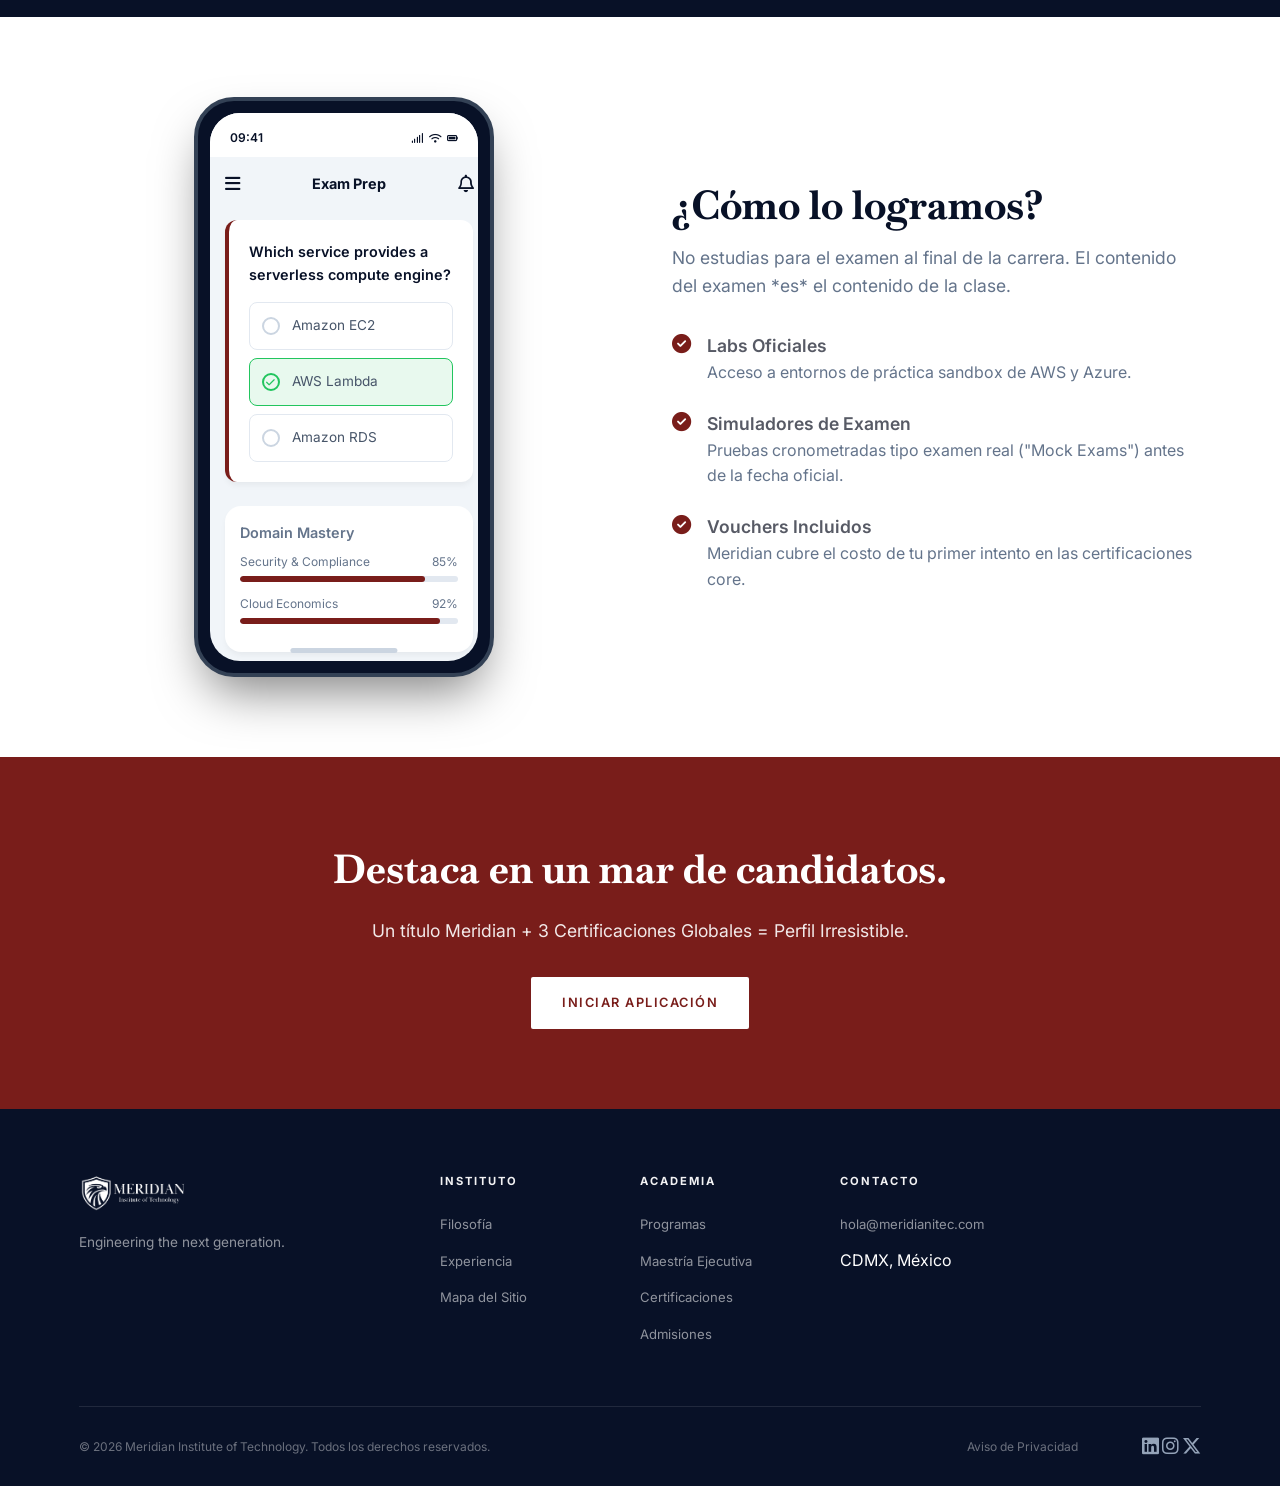
<file: certifications.html>
<!DOCTYPE html>
<html lang="es-MX">

<head>
    <meta charset="UTF-8">
    <meta name="viewport" content="width=device-width, initial-scale=1.0">
    <meta name="description"
        content="Certificaciones Internacionales Meridian: AWS, Google Cloud, Microsoft Azure. Valida tus conocimientos con estándares globales.">
    <title>Meridian Institute of Technology | Certificaciones</title>
    <link rel="canonical" href="https://meridianitec.com/certifications.html">
    <!-- Open Graph / Social Media Metatags -->
    <meta property="og:type" content="website">
    <meta property="og:url" content="https://meridianitec.com/certifications.html">
    <meta property="og:title" content="Meridian Institute of Technology | Certificaciones">
    <meta property="og:description"
        content="Certificaciones Internacionales Meridian: AWS, Google Cloud, Microsoft Azure. Valida tus conocimientos con estándares globales.">
    <meta property="og:image" content="https://meridianitec.com/assets/social-share.jpg">

    <link rel="icon" href="assets/meridian-logo-tab.png" type="image/png">

    <!-- Google Fonts -->
    <link rel="preconnect" href="https://fonts.googleapis.com">
    <link rel="preconnect" href="https://fonts.gstatic.com" crossorigin>
    <link rel="preload" as="style" href="https://fonts.googleapis.com/css2?family=Baskervville:ital@0;1&family=Inter:wght@300;400;600&display=swap"
        onload="this.onload=null;this.rel='stylesheet'">
    <noscript><link rel="stylesheet" href="https://fonts.googleapis.com/css2?family=Baskervville:ital@0;1&family=Inter:wght@300;400;600&display=swap"></noscript>

    <!-- FontAwesome — carga NO bloqueante. Son 100 KB de iconos decorativos que
         estaban en la ruta crítica: el render-delay era el 84 % del LCP.
         integrity+crossorigin verifican el archivo servido por el CDN (SRI).
         El <noscript> mantiene los iconos si el JS está desactivado. -->
    <link rel="preload" as="style" href="https://cdnjs.cloudflare.com/ajax/libs/font-awesome/6.5.1/css/all.min.css"
        integrity="sha384-t1nt8BQoYMLFN5p42tRAtuAAFQaCQODekUVeKKZrEnEyp4H2R0RHFz0KWpmj7i8g" crossorigin="anonymous" referrerpolicy="no-referrer"
        onload="this.onload=null;this.rel='stylesheet'">
    <noscript><link rel="stylesheet" href="https://cdnjs.cloudflare.com/ajax/libs/font-awesome/6.5.1/css/all.min.css"
        integrity="sha384-t1nt8BQoYMLFN5p42tRAtuAAFQaCQODekUVeKKZrEnEyp4H2R0RHFz0KWpmj7i8g" crossorigin="anonymous" referrerpolicy="no-referrer"></noscript>

    <!-- Hoja de Estilos Maestra -->
    <link rel="stylesheet" href="style.css">
</head>

<body>

    <!-- MARQUESINA PROMOCIONAL
         Dos sets idénticos: la animación desplaza -50% para el bucle continuo.
         Si se edita un mensaje hay que tocarlo en AMBOS sets o el bucle salta.
         El segundo set va aria-hidden para no leerlo dos veces. -->
    <div id="promo-bar" class="sticky-promo-bar">
        <a class="promo-marquee" href="index.html#calculadora-becas">
            <div class="promo-marquee-track">
                <span class="promo-item">🎓 Cierre de inscripciones: <strong>31 de Agosto</strong></span>
                <span class="promo-item">🎯 Calcula tu beca en 30 segundos</span>
                <span class="promo-item">📅 Próximo ciclo inicia: <strong>Agosto 2026</strong></span>
                <span class="promo-item" aria-hidden="true">🎓 Cierre de inscripciones: <strong>31 de Agosto</strong></span>
                <span class="promo-item" aria-hidden="true">🎯 Calcula tu beca en 30 segundos</span>
                <span class="promo-item" aria-hidden="true">📅 Próximo ciclo inicia: <strong>Agosto 2026</strong></span>
            </div>
        </a>
    </div>

    <!-- NAV -->
    <header class="main-header glass-effect">
        <div class="container nav-container">
            <div class="logo">
                <a href="index.html">
                    <img decoding="async" src="assets/logo-meridian.jpg" alt="Meridian Institute of Technology Logo">
                </a>
            </div>

            <nav class="main-nav">
                <ul class="nav-list">
                    <li><a href="index.html" class="nav-link">Inicio</a></li>
                    <li><a href="institute.html" class="nav-link">El Instituto</a></li>
                    <li><a href="programs.html" class="nav-link">Oferta Académica</a></li>
                    <li><a href="maestria-ejecutiva.html" class="nav-link">Maestría Ejecutiva</a></li>
                    <li><a href="certifications.html" class="nav-link"
                            style="color: var(--primary-color);">Certificaciones</a></li>
                    <li><a href="experience.html" class="nav-link">La Experiencia</a></li>
                    <li><a href="careers.html" class="nav-link">Carreras</a></li>
                </ul>
            </nav>

            <div class="nav-actions">
                <a href="admissions.html" class="btn btn-primary">Admisiones</a>
                <button class="menu-toggle" aria-label="Abrir menú">
                    <i class="fa-solid fa-bars"></i>
                </button>
            </div>
        </div>
    </header>

    <main>
        <!-- 1. HERO CERTIFICACIONES -->
        <section class="hero-section">
            <div class="hero-bg-overlay"></div>
            <img fetchpriority="high" decoding="async" src="assets/certifications-bg.jpg" srcset="assets/certifications-bg-960.jpg 960w, assets/certifications-bg.jpg 1920w" sizes="100vw" alt="Certificados Profesionales" class="hero-bg-img" width="1920" height="1080">

            <div class="container hero-content">
                <span class="hero-eyebrow">Validación Global</span>
                <h1 class="hero-title">Tu talento, verificado por la industria.</h1>
                <p class="hero-subtitle">
                    En el mercado actual, el título abre la puerta, pero las certificaciones aseguran el puesto. En
                    Meridian, obtienes ambas.
                </p>
            </div>
        </section>

        <!-- 2. INTRO: POR QUÉ IMPORTAN -->
        <section class="section-padding text-center">
            <div class="container">
                <h2 class="section-title">La Moneda de Cambio del Sector Tech</h2>
                <p class="section-desc">
                    Las empresas top no solo buscan títulos universitarios; buscan validaciones técnicas estandarizadas.
                    Integramos los currículos oficiales de los gigantes tecnológicos directamente en tus clases.
                </p>
            </div>
        </section>

        <!-- 3. CARRUSEL DE BADGES DE CERTIFICACIÓN -->
        <section class="section-padding dark-bg">
            <div class="container">
                <div class="section-header text-center">
                    <h2 class="section-title" style="color: white;">Certificaciones Incluidas</h2>
                    <p class="section-desc">Preparación y vouchers de examen incluidos en tu colegiatura.</p>
                </div>
            </div>

            <!-- Carousel Container (full-width) -->
            <div class="badge-carousel-wrapper">
                <div class="badge-carousel-track">
                    <!-- Set 1 de 2. Los archivos viven en badges/ (ver BADGES.md). -->
                    <div class="badge-slide">
                        <img loading="lazy" decoding="async" src="badges/aws-certified-cloud-practitioner.png" alt="AWS Certified Cloud Practitioner" class="badge-img">
                        <span class="badge-label">AWS Cloud Practitioner</span>
                    </div>
                    <div class="badge-slide">
                        <img loading="lazy" decoding="async" src="badges/it-specialist-python.png" alt="IT Specialist – Python" class="badge-img">
                        <span class="badge-label">IT Specialist · Python</span>
                    </div>
                    <div class="badge-slide">
                        <img loading="lazy" decoding="async" src="badges/java-certified-foundations-associate.png" alt="Java Certified Foundations Associate" class="badge-img">
                        <span class="badge-label">Java Foundations Associate</span>
                    </div>
                    <div class="badge-slide">
                        <img loading="lazy" decoding="async" src="badges/angular-developer.png" alt="Angular Developer" class="badge-img">
                        <span class="badge-label">Angular Developer</span>
                    </div>
                    <div class="badge-slide">
                        <img loading="lazy" decoding="async" src="badges/app-development-swift-associate.png" alt="App Development with Swift Associate" class="badge-img">
                        <span class="badge-label">Swift App Development</span>
                    </div>
                    <div class="badge-slide">
                        <img loading="lazy" decoding="async" src="badges/flutter-certified-application-developer.jpg" alt="Flutter Certified Application Developer" class="badge-img">
                        <span class="badge-label">Flutter App Developer</span>
                    </div>
                    <div class="badge-slide">
                        <img loading="lazy" decoding="async" src="badges/ai-professional-certificate.png" alt="Artificial Intelligence Professional Certificate" class="badge-img">
                        <span class="badge-label">AI Professional</span>
                    </div>
                    <div class="badge-slide">
                        <img loading="lazy" decoding="async" src="badges/it-specialist-computational-thinking.png" alt="IT Specialist – Computational Thinking" class="badge-img">
                        <span class="badge-label">IT Specialist · Comp. Thinking</span>
                    </div>
                    <div class="badge-slide">
                        <img loading="lazy" decoding="async" src="badges/scrum-foundation-professional.png" alt="Scrum Foundation Professional Certification" class="badge-img">
                        <span class="badge-label">Scrum Foundation</span>
                    </div>
                    <div class="badge-slide">
                        <img loading="lazy" decoding="async" src="badges/scrum-master-professional.png" alt="Scrum Master Professional Certificate" class="badge-img">
                        <span class="badge-label">Scrum Master</span>
                    </div>
                    <div class="badge-slide">
                        <img loading="lazy" decoding="async" src="badges/user-stories-foundation-certificate.png" alt="User Stories Foundation Certificate" class="badge-img">
                        <span class="badge-label">User Stories Foundation</span>
                    </div>
                    <div class="badge-slide">
                        <img loading="lazy" decoding="async" src="badges/devops-foundation-professional.png" alt="DevOps Foundation Professional Certification" class="badge-img">
                        <span class="badge-label">DevOps Foundation</span>
                    </div>
                    <div class="badge-slide">
                        <img loading="lazy" decoding="async" src="badges/project-management-ready.png" alt="Project Management Ready" class="badge-img">
                        <span class="badge-label">Project Management Ready</span>
                    </div>
                    <div class="badge-slide">
                        <img loading="lazy" decoding="async" src="badges/remote-work-professional-certificate.png" alt="Remote Work Professional Certificate" class="badge-img">
                        <span class="badge-label">Remote Work Professional</span>
                    </div>
                    <!-- Set 2: duplicado exacto necesario para el scroll infinito -->
                    <div class="badge-slide" aria-hidden="true">
                        <img loading="lazy" decoding="async" src="badges/aws-certified-cloud-practitioner.png" alt="" class="badge-img">
                        <span class="badge-label">AWS Cloud Practitioner</span>
                    </div>
                    <div class="badge-slide" aria-hidden="true">
                        <img loading="lazy" decoding="async" src="badges/it-specialist-python.png" alt="" class="badge-img">
                        <span class="badge-label">IT Specialist · Python</span>
                    </div>
                    <div class="badge-slide" aria-hidden="true">
                        <img loading="lazy" decoding="async" src="badges/java-certified-foundations-associate.png" alt="" class="badge-img">
                        <span class="badge-label">Java Foundations Associate</span>
                    </div>
                    <div class="badge-slide" aria-hidden="true">
                        <img loading="lazy" decoding="async" src="badges/angular-developer.png" alt="" class="badge-img">
                        <span class="badge-label">Angular Developer</span>
                    </div>
                    <div class="badge-slide" aria-hidden="true">
                        <img loading="lazy" decoding="async" src="badges/app-development-swift-associate.png" alt="" class="badge-img">
                        <span class="badge-label">Swift App Development</span>
                    </div>
                    <div class="badge-slide" aria-hidden="true">
                        <img loading="lazy" decoding="async" src="badges/flutter-certified-application-developer.jpg" alt="" class="badge-img">
                        <span class="badge-label">Flutter App Developer</span>
                    </div>
                    <div class="badge-slide" aria-hidden="true">
                        <img loading="lazy" decoding="async" src="badges/ai-professional-certificate.png" alt="" class="badge-img">
                        <span class="badge-label">AI Professional</span>
                    </div>
                    <div class="badge-slide" aria-hidden="true">
                        <img loading="lazy" decoding="async" src="badges/it-specialist-computational-thinking.png" alt="" class="badge-img">
                        <span class="badge-label">IT Specialist · Comp. Thinking</span>
                    </div>
                    <div class="badge-slide" aria-hidden="true">
                        <img loading="lazy" decoding="async" src="badges/scrum-foundation-professional.png" alt="" class="badge-img">
                        <span class="badge-label">Scrum Foundation</span>
                    </div>
                    <div class="badge-slide" aria-hidden="true">
                        <img loading="lazy" decoding="async" src="badges/scrum-master-professional.png" alt="" class="badge-img">
                        <span class="badge-label">Scrum Master</span>
                    </div>
                    <div class="badge-slide" aria-hidden="true">
                        <img loading="lazy" decoding="async" src="badges/user-stories-foundation-certificate.png" alt="" class="badge-img">
                        <span class="badge-label">User Stories Foundation</span>
                    </div>
                    <div class="badge-slide" aria-hidden="true">
                        <img loading="lazy" decoding="async" src="badges/devops-foundation-professional.png" alt="" class="badge-img">
                        <span class="badge-label">DevOps Foundation</span>
                    </div>
                    <div class="badge-slide" aria-hidden="true">
                        <img loading="lazy" decoding="async" src="badges/project-management-ready.png" alt="" class="badge-img">
                        <span class="badge-label">Project Management Ready</span>
                    </div>
                    <div class="badge-slide" aria-hidden="true">
                        <img loading="lazy" decoding="async" src="badges/remote-work-professional-certificate.png" alt="" class="badge-img">
                        <span class="badge-label">Remote Work Professional</span>
                    </div>
                </div>
            </div>
        </section>

        <!-- 4. EL PROCESO DE INTEGRACIÓN -->
        <section class="section-padding">
            <div class="container">
                <div class="split-layout">
                    <div class="visual-content" style="display: flex; justify-content: center;">
                        <!-- PHONE MOCKUP -->
                        <div class="app-device-mockup">
                            <div class="app-screen">
                                <!-- App Header -->
                                <div class="app-header">
                                    <div class="app-time">09:41</div>
                                    <div class="app-status-icons">
                                        <i class="fa-solid fa-signal" style="font-size: 10px;"></i>
                                        <i class="fa-solid fa-wifi" style="font-size: 10px;"></i>
                                        <i class="fa-solid fa-battery-full" style="font-size: 10px;"></i>
                                    </div>
                                </div>

                                <!-- App Body -->
                                <div class="app-body scroll-container">
                                    <div class="app-nav">
                                        <i class="fa-solid fa-bars"></i>
                                        <span style="font-size: 0.9rem;">Exam Prep</span>
                                        <i class="fa-regular fa-bell"></i>
                                    </div>

                                    <!-- 1. Quiz Simulator -->
                                    <div class="app-quiz-card">
                                        <div class="quiz-question">Which service provides a serverless compute engine?
                                        </div>
                                        <div class="quiz-options">
                                            <div class="quiz-option">
                                                <div class="option-circle"></div>
                                                <span class="option-text">Amazon EC2</span>
                                            </div>
                                            <div class="quiz-option correct">
                                                <div class="option-circle"></div>
                                                <span class="option-text">AWS Lambda</span>
                                            </div>
                                            <div class="quiz-option">
                                                <div class="option-circle"></div>
                                                <span class="option-text">Amazon RDS</span>
                                            </div>
                                        </div>
                                    </div>

                                    <!-- 2. Metrics Chart -->
                                    <div class="app-card">
                                        <h3 class="app-card-title" style="margin-bottom: 0.5rem;">Domain Mastery</h3>
                                        <div class="metric-row">
                                            <div class="metric-info">
                                                <div class="metric-label">
                                                    <span>Security & Compliance</span>
                                                    <span>85%</span>
                                                </div>
                                                <div class="metric-bar-bg">
                                                    <div class="metric-bar-fill" style="--w: 85%;"></div>
                                                </div>
                                            </div>
                                        </div>
                                        <div class="metric-row">
                                            <div class="metric-info">
                                                <div class="metric-label">
                                                    <span>Cloud Economics</span>
                                                    <span>92%</span>
                                                </div>
                                                <div class="metric-bar-bg">
                                                    <div class="metric-bar-fill" style="--w: 92%;"></div>
                                                </div>
                                            </div>
                                        </div>
                                    </div>

                                    <!-- 3. Certificate Preview -->
                                    <div class="certificate-preview">
                                        <div class="cert-border">
                                            <i class="fa-solid fa-award"
                                                style="color: var(--primary-color); font-size: 1.5rem; margin-bottom: 0.5rem;"></i>
                                            <h4 class="cert-title">Certificate of Excellence</h4>
                                            <div class="cert-recipient">Ana G.</div>
                                            <p class="cert-body">Has successfully completed the Cloud Architecture
                                                module.
                                            </p>
                                            <i class="fa-solid fa-certificate cert-seal"></i>
                                        </div>
                                    </div>

                                    <div style="height: 20px;"></div>
                                </div>

                                <!-- App Home Indicator -->
                                <div class="app-home-indicator"></div>
                            </div>
                        </div>
                    </div>
                    <div class="text-content">
                        <h2 class="section-title">¿Cómo lo logramos?</h2>
                        <p class="section-desc" style="text-align: left; margin-bottom: 2rem;">
                            No estudias para el examen al final de la carrera. El contenido del examen *es* el contenido
                            de la clase.
                        </p>

                        <ul style="list-style: none;">
                            <li style="display: flex; gap: 1rem; margin-bottom: 1.5rem;">
                                <i class="fa-solid fa-check-circle"
                                    style="color: var(--primary-color); font-size: 1.2rem; margin-top: 3px;"></i>
                                <div>
                                    <h3 style="font-size: 1.1rem; font-weight: 600;">Labs Oficiales</h3>
                                    <p style="color: #64748b;">Acceso a entornos de práctica sandbox de AWS y Azure.</p>
                                </div>
                            </li>
                            <li style="display: flex; gap: 1rem; margin-bottom: 1.5rem;">
                                <i class="fa-solid fa-check-circle"
                                    style="color: var(--primary-color); font-size: 1.2rem; margin-top: 3px;"></i>
                                <div>
                                    <h4 style="font-size: 1.1rem; font-weight: 600;">Simuladores de Examen</h4>
                                    <p style="color: #64748b;">Pruebas cronometradas tipo examen real ("Mock Exams")
                                        antes de la fecha oficial.</p>
                                </div>
                            </li>
                            <li style="display: flex; gap: 1rem;">
                                <i class="fa-solid fa-check-circle"
                                    style="color: var(--primary-color); font-size: 1.2rem; margin-top: 3px;"></i>
                                <div>
                                    <h4 style="font-size: 1.1rem; font-weight: 600;">Vouchers Incluidos</h4>
                                    <p style="color: #64748b;">Meridian cubre el costo de tu primer intento en las
                                        certificaciones core.</p>
                                </div>
                            </li>
                        </ul>
                    </div>
                </div>
            </div>
        </section>

        <!-- CTA -->
        <section class="cta-section theme-red">
            <div class="container text-center">
                <h2 class="cta-title">Destaca en un mar de candidatos.</h2>
                <p class="cta-text">Un título Meridian + 3 Certificaciones Globales = Perfil Irresistible.</p>
                <a href="admissions.html" class="btn btn-white">Iniciar Aplicación</a>
            </div>
        </section>
    </main>

    <!-- FOOTER -->
    <footer class="main-footer dark-bg">
        <div class="container">
            <div class="footer-top">
                <div class="footer-brand">
                    <img loading="lazy" decoding="async" src="assets/logo-meridian-bco.png" alt="Meridian Logo" class="footer-logo">
                    <p>Engineering the next generation.</p>
                </div>

                <div class="footer-links">
                    <div class="link-column">
                        <h2>Instituto</h2>
                        <ul>
                            <li><a href="institute.html">Filosofía</a></li>
                            <li><a href="experience.html">Experiencia</a></li>
                            <li><a href="sitemap.html">Mapa del Sitio</a></li>
                        </ul>
                    </div>
                    <div class="link-column">
                        <h2>Academia</h2>
                        <ul>
                            <li><a href="programs.html">Programas</a></li>
                            <li><a href="maestria-ejecutiva.html">Maestría Ejecutiva</a></li>
                            <li><a href="certifications.html">Certificaciones</a></li>
                            <li><a href="admissions.html">Admisiones</a></li>
                        </ul>
                    </div>
                    <div class="link-column">
                        <h2>Contacto</h2>
                        <ul>
                            <li><a href="mailto:hola@meridianitec.com">hola@meridianitec.com</a></li>
                            <li>CDMX, México</li>
                        </ul>
                    </div>
                </div>
            </div>

            <div class="footer-bottom">
                <p>&copy; 2026 Meridian Institute of Technology. Todos los derechos reservados.</p>
                <div class="footer-legal-links" style="margin-left: auto; margin-right: 2rem;">
                    <a href="privacy.html" style="color: #64748b; font-size: 0.85rem; margin-right: 1rem;">Aviso de
                        Privacidad</a>
                </div>
                <div class="social-links">
                    <a href="#" aria-label="LinkedIn"><i class="fa-brands fa-linkedin"></i></a>
                    <a href="#" aria-label="Instagram"><i class="fa-brands fa-instagram"></i></a>
                    <a href="#" aria-label="Twitter"><i class="fa-brands fa-x-twitter"></i></a>
                </div>
            </div>
        </div>
    </footer>

    <!-- WhatsApp FAB -->
    <a href="https://wa.me/5215565029451?text=Hola%2C%20tengo%20dudas%20sobre%20las%20certificaciones%20de%20Meridian" class="whatsapp-fab" target="_blank" rel="noopener" aria-label="Chat por WhatsApp">
        <i class="fa-brands fa-whatsapp"></i>
    </a>

    <!-- Social Proof Toasts -->

    <!-- Script Global -->
    <script src="main.js"></script>
    <script src="conversion.js"></script>
</body>

</html>
</file>
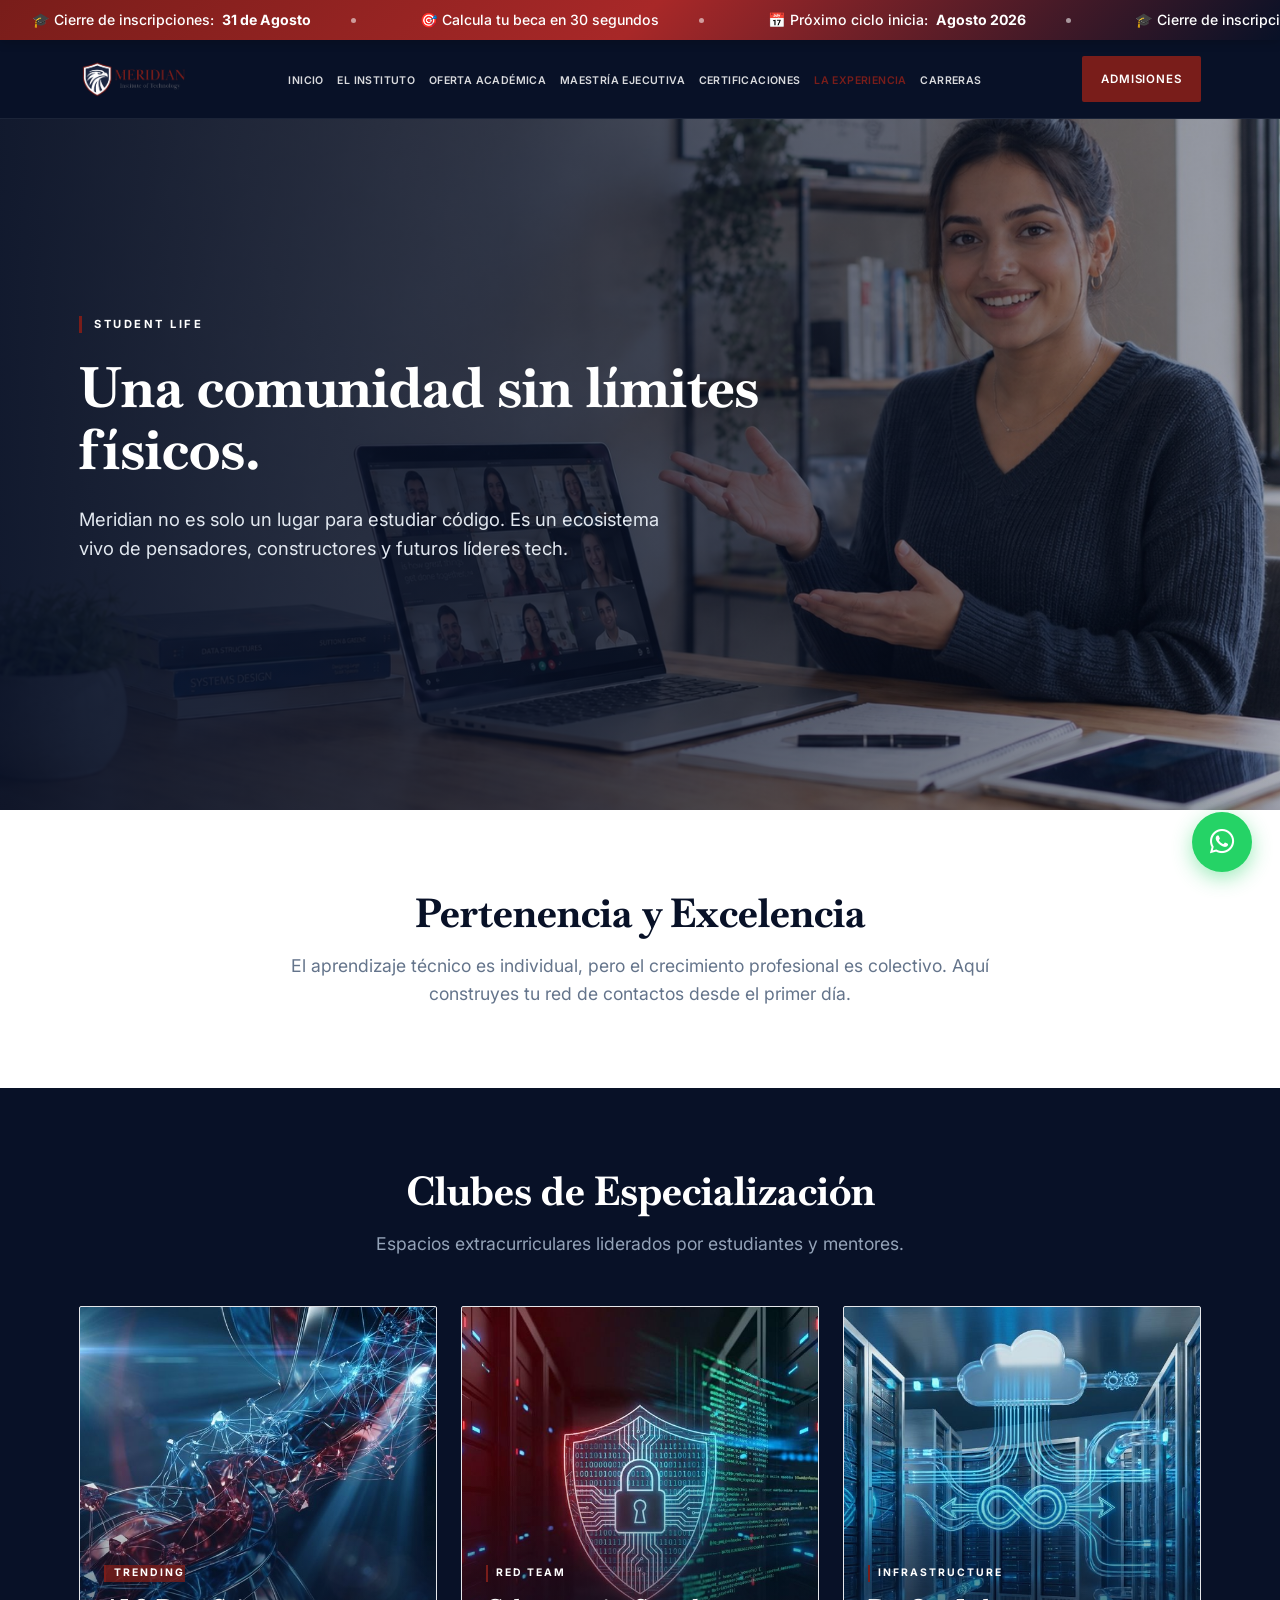
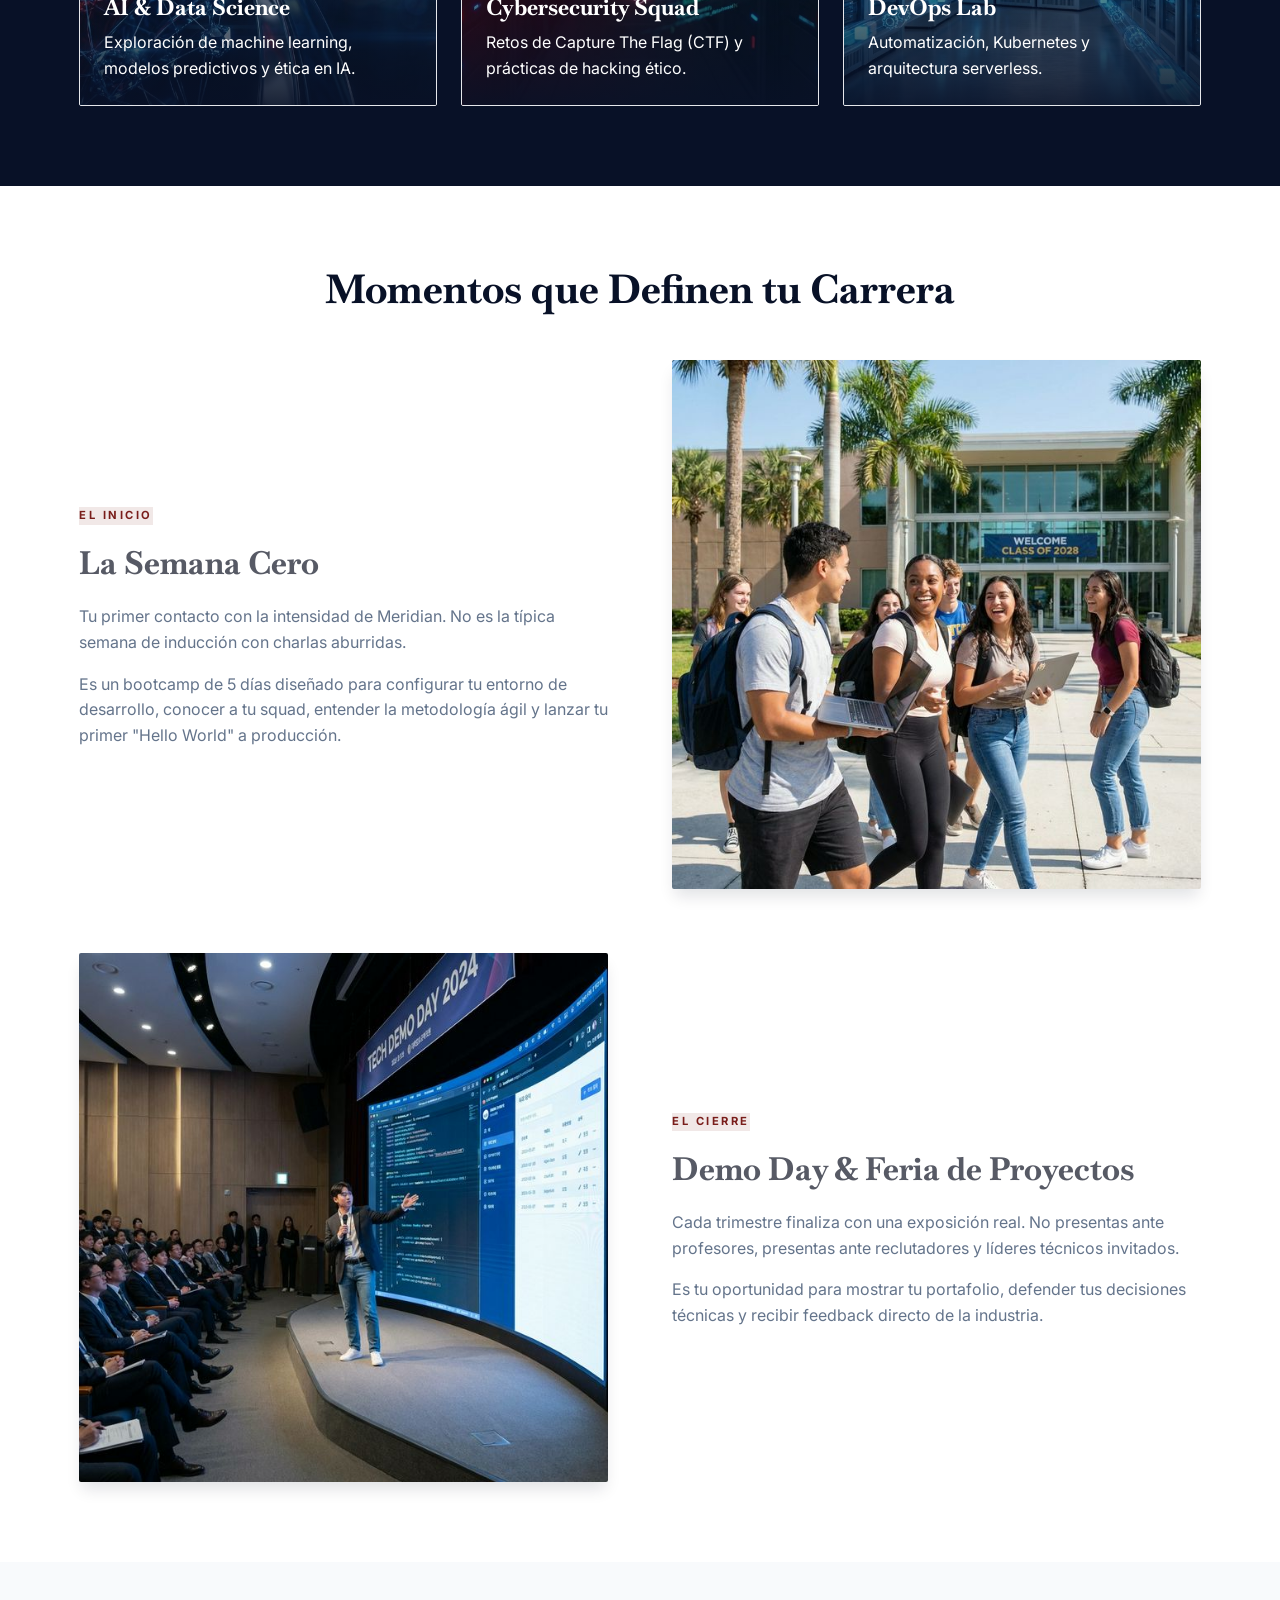
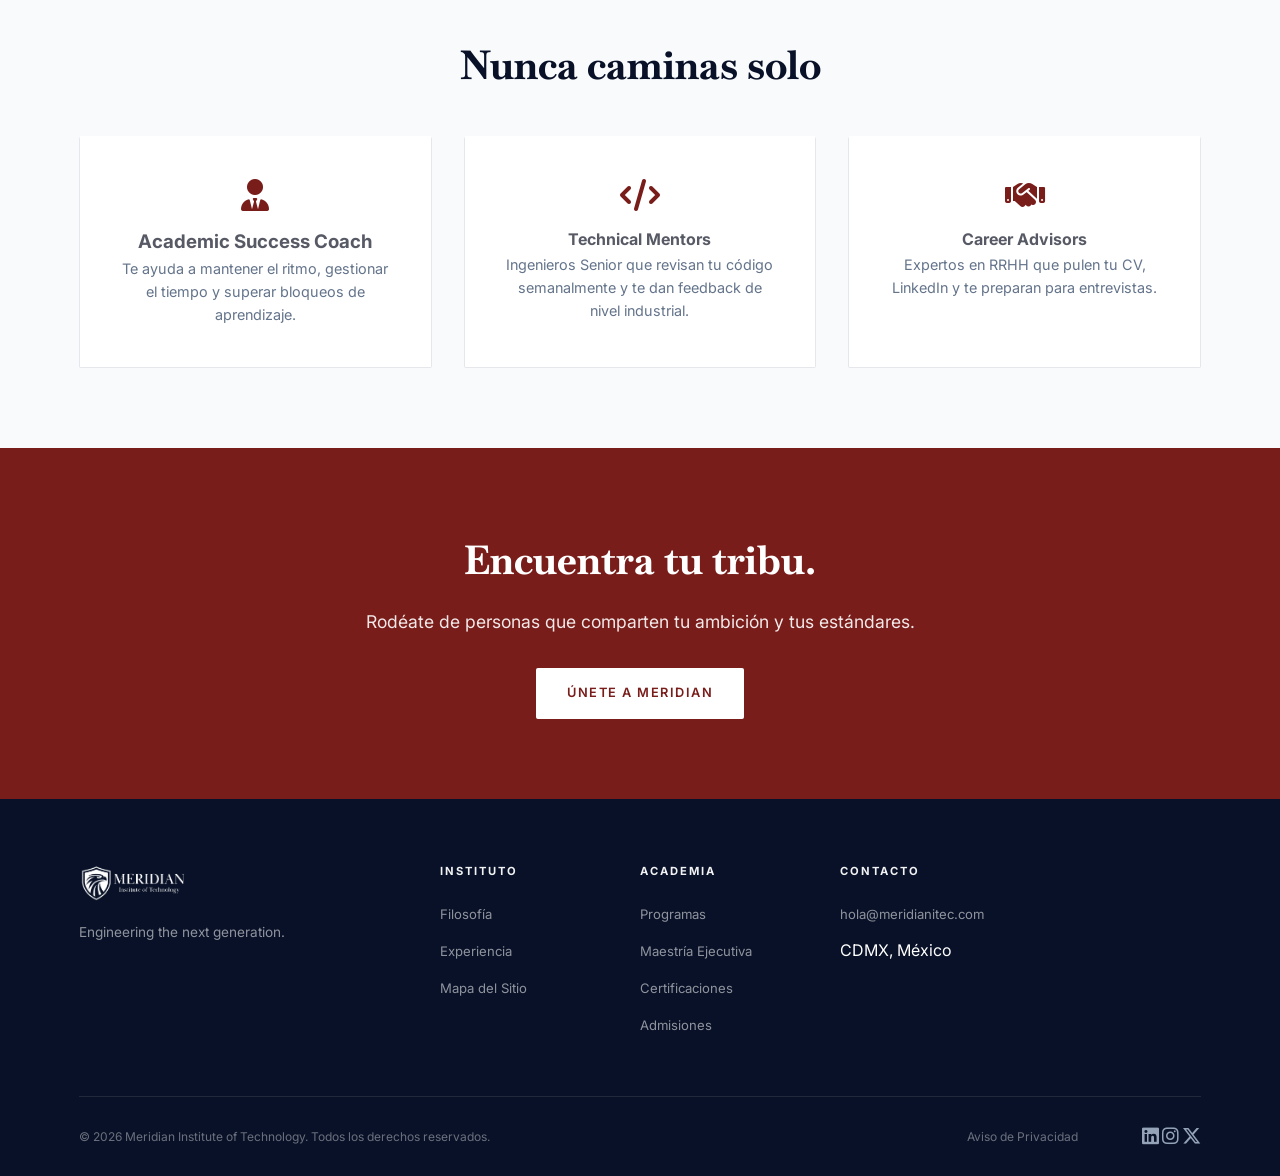
<file: experience.html>
<!DOCTYPE html>
<html lang="es-MX">

<head>
    <meta charset="UTF-8">
    <meta name="viewport" content="width=device-width, initial-scale=1.0">
    <meta name="description"
        content="Vida estudiantil en Meridian: Hackathons, clubes de especialización, mentorías y una comunidad global de ingenieros.">
    <title>Meridian Institute of Technology | La Experiencia</title>
    <link rel="canonical" href="https://meridianitec.com/experience.html">
    <!-- Open Graph / Social Media Metatags -->
    <meta property="og:type" content="website">
    <meta property="og:url" content="https://meridianitec.com/experience.html">
    <meta property="og:title" content="Meridian Institute of Technology | La Experiencia">
    <meta property="og:description"
        content="Vida estudiantil en Meridian: Hackathons, clubes de especialización, mentorías y una comunidad global de ingenieros.">
    <meta property="og:image" content="https://meridianitec.com/assets/social-share.jpg">

    <link rel="icon" href="assets/meridian-logo-tab.png" type="image/png">

    <!-- Google Fonts -->
    <link rel="preconnect" href="https://fonts.googleapis.com">
    <link rel="preconnect" href="https://fonts.gstatic.com" crossorigin>
    <link rel="preload" as="style" href="https://fonts.googleapis.com/css2?family=Baskervville:ital@0;1&family=Inter:wght@300;400;600&display=swap"
        onload="this.onload=null;this.rel='stylesheet'">
    <noscript><link rel="stylesheet" href="https://fonts.googleapis.com/css2?family=Baskervville:ital@0;1&family=Inter:wght@300;400;600&display=swap"></noscript>

    <!-- FontAwesome — carga NO bloqueante. Son 100 KB de iconos decorativos que
         estaban en la ruta crítica: el render-delay era el 84 % del LCP.
         integrity+crossorigin verifican el archivo servido por el CDN (SRI).
         El <noscript> mantiene los iconos si el JS está desactivado. -->
    <link rel="preload" as="style" href="https://cdnjs.cloudflare.com/ajax/libs/font-awesome/6.5.1/css/all.min.css"
        integrity="sha384-t1nt8BQoYMLFN5p42tRAtuAAFQaCQODekUVeKKZrEnEyp4H2R0RHFz0KWpmj7i8g" crossorigin="anonymous" referrerpolicy="no-referrer"
        onload="this.onload=null;this.rel='stylesheet'">
    <noscript><link rel="stylesheet" href="https://cdnjs.cloudflare.com/ajax/libs/font-awesome/6.5.1/css/all.min.css"
        integrity="sha384-t1nt8BQoYMLFN5p42tRAtuAAFQaCQODekUVeKKZrEnEyp4H2R0RHFz0KWpmj7i8g" crossorigin="anonymous" referrerpolicy="no-referrer"></noscript>

    <!-- Hoja de Estilos Maestra -->
    <link rel="stylesheet" href="style.css">
</head>

<body>

    <!-- MARQUESINA PROMOCIONAL
         Dos sets idénticos: la animación desplaza -50% para el bucle continuo.
         Si se edita un mensaje hay que tocarlo en AMBOS sets o el bucle salta.
         El segundo set va aria-hidden para no leerlo dos veces. -->
    <div id="promo-bar" class="sticky-promo-bar">
        <a class="promo-marquee" href="index.html#calculadora-becas">
            <div class="promo-marquee-track">
                <span class="promo-item">🎓 Cierre de inscripciones: <strong>31 de Agosto</strong></span>
                <span class="promo-item">🎯 Calcula tu beca en 30 segundos</span>
                <span class="promo-item">📅 Próximo ciclo inicia: <strong>Agosto 2026</strong></span>
                <span class="promo-item" aria-hidden="true">🎓 Cierre de inscripciones: <strong>31 de Agosto</strong></span>
                <span class="promo-item" aria-hidden="true">🎯 Calcula tu beca en 30 segundos</span>
                <span class="promo-item" aria-hidden="true">📅 Próximo ciclo inicia: <strong>Agosto 2026</strong></span>
            </div>
        </a>
    </div>

    <!-- NAV -->
    <header class="main-header glass-effect">
        <div class="container nav-container">
            <div class="logo">
                <a href="index.html">
                    <img decoding="async" src="assets/logo-meridian.jpg" alt="Meridian Institute of Technology Logo">
                </a>
            </div>

            <nav class="main-nav">
                <ul class="nav-list">
                    <li><a href="index.html" class="nav-link">Inicio</a></li>
                    <li><a href="institute.html" class="nav-link">El Instituto</a></li>
                    <li><a href="programs.html" class="nav-link">Oferta Académica</a></li>
                    <li><a href="maestria-ejecutiva.html" class="nav-link">Maestría Ejecutiva</a></li>
                    <li><a href="certifications.html" class="nav-link">Certificaciones</a></li>
                    <li><a href="experience.html" class="nav-link" style="color: var(--primary-color);">La
                            Experiencia</a></li>
                    <li><a href="careers.html" class="nav-link">Carreras</a></li>
                </ul>
            </nav>

            <div class="nav-actions">
                <a href="admissions.html" class="btn btn-primary">Admisiones</a>
                <button class="menu-toggle" aria-label="Abrir menú">
                    <i class="fa-solid fa-bars"></i>
                </button>
            </div>
        </div>
    </header>

    <main>
        <!-- 1. HERO EXPERIENCE -->
        <section class="hero-section">
            <div class="hero-bg-overlay"></div>
            <!-- Imagen sugerida: grupo diverso de estudiantes colaborando o riendo -->
            <img fetchpriority="high" decoding="async" src="assets/experience-bg.jpg" srcset="assets/experience-bg-960.jpg 960w, assets/experience-bg.jpg 1920w" sizes="100vw" alt="Comunidad Meridian" class="hero-bg-img" width="1920" height="1080">

            <div class="container hero-content">
                <span class="hero-eyebrow">Student Life</span>
                <h1 class="hero-title">Una comunidad sin límites físicos.</h1>
                <p class="hero-subtitle">
                    Meridian no es solo un lugar para estudiar código. Es un ecosistema vivo de pensadores,
                    constructores y futuros líderes tech.
                </p>
            </div>
        </section>

        <!-- 2. MANIFESTO DE COMUNIDAD -->
        <section class="section-padding text-center">
            <div class="container">
                <h2 class="section-title">Pertenencia y Excelencia</h2>
                <p class="section-desc">
                    El aprendizaje técnico es individual, pero el crecimiento profesional es colectivo. Aquí construyes
                    tu red de contactos desde el primer día.
                </p>
            </div>
        </section>

        <!-- 3. SPECIALIZATION CLUBS (Reutilizando experience-card) -->
        <section class="section-padding dark-bg">
            <div class="container">
                <div class="section-header text-center">
                    <h2 class="section-title" style="color: white;">Clubes de Especialización</h2>
                    <p class="section-desc">Espacios extracurriculares liderados por estudiantes y mentores.</p>
                </div>

                <div class="experience-grid">
                    <!-- Club 1: AI -->
                    <article class="experience-card bg-image" style="background-image: url('assets/club-ai.jpg');">
                        <div class="card-overlay">
                            <span class="card-tag" style="background: rgba(121, 29, 26, 0.8);">Trending</span>
                            <h3>AI & Data Science</h3>
                            <p>Exploración de machine learning, modelos predictivos y ética en IA.</p>
                        </div>
                    </article>

                    <!-- Club 2: Security -->
                    <article class="experience-card bg-image"
                        style="background-image: url('assets/club-security.jpg');">
                        <div class="card-overlay">
                            <span class="card-tag">Red Team</span>
                            <h3>Cybersecurity Squad</h3>
                            <p>Retos de Capture The Flag (CTF) y prácticas de hacking ético.</p>
                        </div>
                    </article>

                    <!-- Club 3: Cloud/DevOps -->
                    <article class="experience-card bg-image" style="background-image: url('assets/club-devops.jpg');">
                        <div class="card-overlay">
                            <span class="card-tag">Infrastructure</span>
                            <h3>DevOps Lab</h3>
                            <p>Automatización, Kubernetes y arquitectura serverless.</p>
                        </div>
                    </article>
                </div>
            </div>
        </section>

        <!-- 4. EVENTOS CLAVE (Lista Alternada o Timeline Simplificado) -->
        <section class="section-padding">
            <div class="container">
                <h2 class="section-title text-center" style="margin-bottom: 3rem;">Momentos que Definen tu Carrera</h2>

                <div class="split-layout" style="margin-bottom: 4rem;">
                    <div class="text-content">
                        <span class="tag" style="color: var(--primary-color); background: rgba(121, 29, 26, 0.1);">El
                            Inicio</span>
                        <h3 style="font-family: var(--font-display); font-size: 2rem; margin-bottom: 1rem;">La Semana
                            Cero</h3>
                        <p style="color: #64748b; margin-bottom: 1rem;">
                            Tu primer contacto con la intensidad de Meridian. No es la típica semana de inducción con
                            charlas aburridas.
                        </p>
                        <p style="color: #64748b;">
                            Es un bootcamp de 5 días diseñado para configurar tu entorno de desarrollo, conocer a tu
                            squad, entender la metodología ágil y lanzar tu primer "Hello World" a producción.
                        </p>
                    </div>
                    <div class="visual-content">
                        <img loading="lazy" decoding="async" src="assets/week-zero.jpg" alt="Estudiantes en Semana Cero"
                            style="border-radius: var(--border-radius); box-shadow: var(--shadow-lg);">
                    </div>
                </div>

                <div class="split-layout" style="flex-direction: row-reverse;">
                    <!-- Nota: CSS Grid maneja el orden visual, pero en mobile stackea normal -->
                    <div class="visual-content">
                        <img loading="lazy" decoding="async" src="assets/demo-day.jpg" alt="Presentación de Proyectos"
                            style="border-radius: var(--border-radius); box-shadow: var(--shadow-lg);">
                    </div>
                    <div class="text-content">
                        <span class="tag" style="color: var(--primary-color); background: rgba(121, 29, 26, 0.1);">El
                            Cierre</span>
                        <h3 style="font-family: var(--font-display); font-size: 2rem; margin-bottom: 1rem;">Demo Day &
                            Feria de Proyectos</h3>
                        <p style="color: #64748b; margin-bottom: 1rem;">
                            Cada trimestre finaliza con una exposición real. No presentas ante profesores, presentas
                            ante reclutadores y líderes técnicos invitados.
                        </p>
                        <p style="color: #64748b;">
                            Es tu oportunidad para mostrar tu portafolio, defender tus decisiones técnicas y recibir
                            feedback directo de la industria.
                        </p>
                    </div>
                </div>
            </div>
        </section>

        <!-- 5. MENTORÍA -->
        <section class="section-padding" style="background-color: var(--gray-bg);">
            <div class="container text-center">
                <h2 class="section-title">Nunca caminas solo</h2>
                <div class="grid-3-col" style="margin-top: 3rem;">
                    <div class="card-feature" style="background: white;">
                        <i class="fa-solid fa-user-tie"
                            style="font-size: 2rem; color: var(--primary-color); margin-bottom: 1rem;"></i>
                        <h3>Academic Success Coach</h3>
                        <p style="font-size: 0.9rem; color: #64748b;">Te ayuda a mantener el ritmo, gestionar el tiempo
                            y superar bloqueos de aprendizaje.</p>
                    </div>
                    <div class="card-feature" style="background: white;">
                        <i class="fa-solid fa-code"
                            style="font-size: 2rem; color: var(--primary-color); margin-bottom: 1rem;"></i>
                        <h4>Technical Mentors</h4>
                        <p style="font-size: 0.9rem; color: #64748b;">Ingenieros Senior que revisan tu código
                            semanalmente y te dan feedback de nivel industrial.</p>
                    </div>
                    <div class="card-feature" style="background: white;">
                        <i class="fa-solid fa-handshake"
                            style="font-size: 2rem; color: var(--primary-color); margin-bottom: 1rem;"></i>
                        <h4>Career Advisors</h4>
                        <p style="font-size: 0.9rem; color: #64748b;">Expertos en RRHH que pulen tu CV, LinkedIn y te
                            preparan para entrevistas.</p>
                    </div>
                </div>
            </div>
        </section>

        <!-- CTA -->
        <section class="cta-section theme-red">
            <div class="container text-center">
                <h2 class="cta-title">Encuentra tu tribu.</h2>
                <p class="cta-text">Rodéate de personas que comparten tu ambición y tus estándares.</p>
                <a href="admissions.html" class="btn btn-white">Únete a Meridian</a>
            </div>
        </section>
    </main>

    <!-- FOOTER -->
    <footer class="main-footer dark-bg">
        <div class="container">
            <div class="footer-top">
                <div class="footer-brand">
                    <img loading="lazy" decoding="async" src="assets/logo-meridian-bco.png" alt="Meridian Logo" class="footer-logo">
                    <p>Engineering the next generation.</p>
                </div>

                <div class="footer-links">
                    <div class="link-column">
                        <h2>Instituto</h2>
                        <ul>
                            <li><a href="institute.html">Filosofía</a></li>
                            <li><a href="experience.html">Experiencia</a></li>
                            <li><a href="sitemap.html">Mapa del Sitio</a></li>
                        </ul>
                    </div>
                    <div class="link-column">
                        <h2>Academia</h2>
                        <ul>
                            <li><a href="programs.html">Programas</a></li>
                            <li><a href="maestria-ejecutiva.html">Maestría Ejecutiva</a></li>
                            <li><a href="certifications.html">Certificaciones</a></li>
                            <li><a href="admissions.html">Admisiones</a></li>
                        </ul>
                    </div>
                    <div class="link-column">
                        <h2>Contacto</h2>
                        <ul>
                            <li><a href="mailto:hola@meridianitec.com">hola@meridianitec.com</a></li>
                            <li>CDMX, México</li>
                        </ul>
                    </div>
                </div>
            </div>

            <div class="footer-bottom">
                <p>&copy; 2026 Meridian Institute of Technology. Todos los derechos reservados.</p>
                <div class="footer-legal-links" style="margin-left: auto; margin-right: 2rem;">
                    <a href="privacy.html" style="color: #64748b; font-size: 0.85rem; margin-right: 1rem;">Aviso de
                        Privacidad</a>
                </div>
                <div class="social-links">
                    <a href="#" aria-label="LinkedIn"><i class="fa-brands fa-linkedin"></i></a>
                    <a href="#" aria-label="Instagram"><i class="fa-brands fa-instagram"></i></a>
                    <a href="#" aria-label="Twitter"><i class="fa-brands fa-x-twitter"></i></a>
                </div>
            </div>
        </div>
    </footer>

    <!-- WhatsApp FAB -->
    <a href="https://wa.me/5215565029451?text=Hola%2C%20tengo%20dudas%20sobre%20la%20experiencia%20en%20Meridian" class="whatsapp-fab" target="_blank" rel="noopener" aria-label="Chat por WhatsApp">
        <i class="fa-brands fa-whatsapp"></i>
    </a>

    <!-- Social Proof Toasts -->

    <!-- Script Global -->
    <script src="main.js"></script>
    <script src="conversion.js"></script>
</body>

</html>
</file>
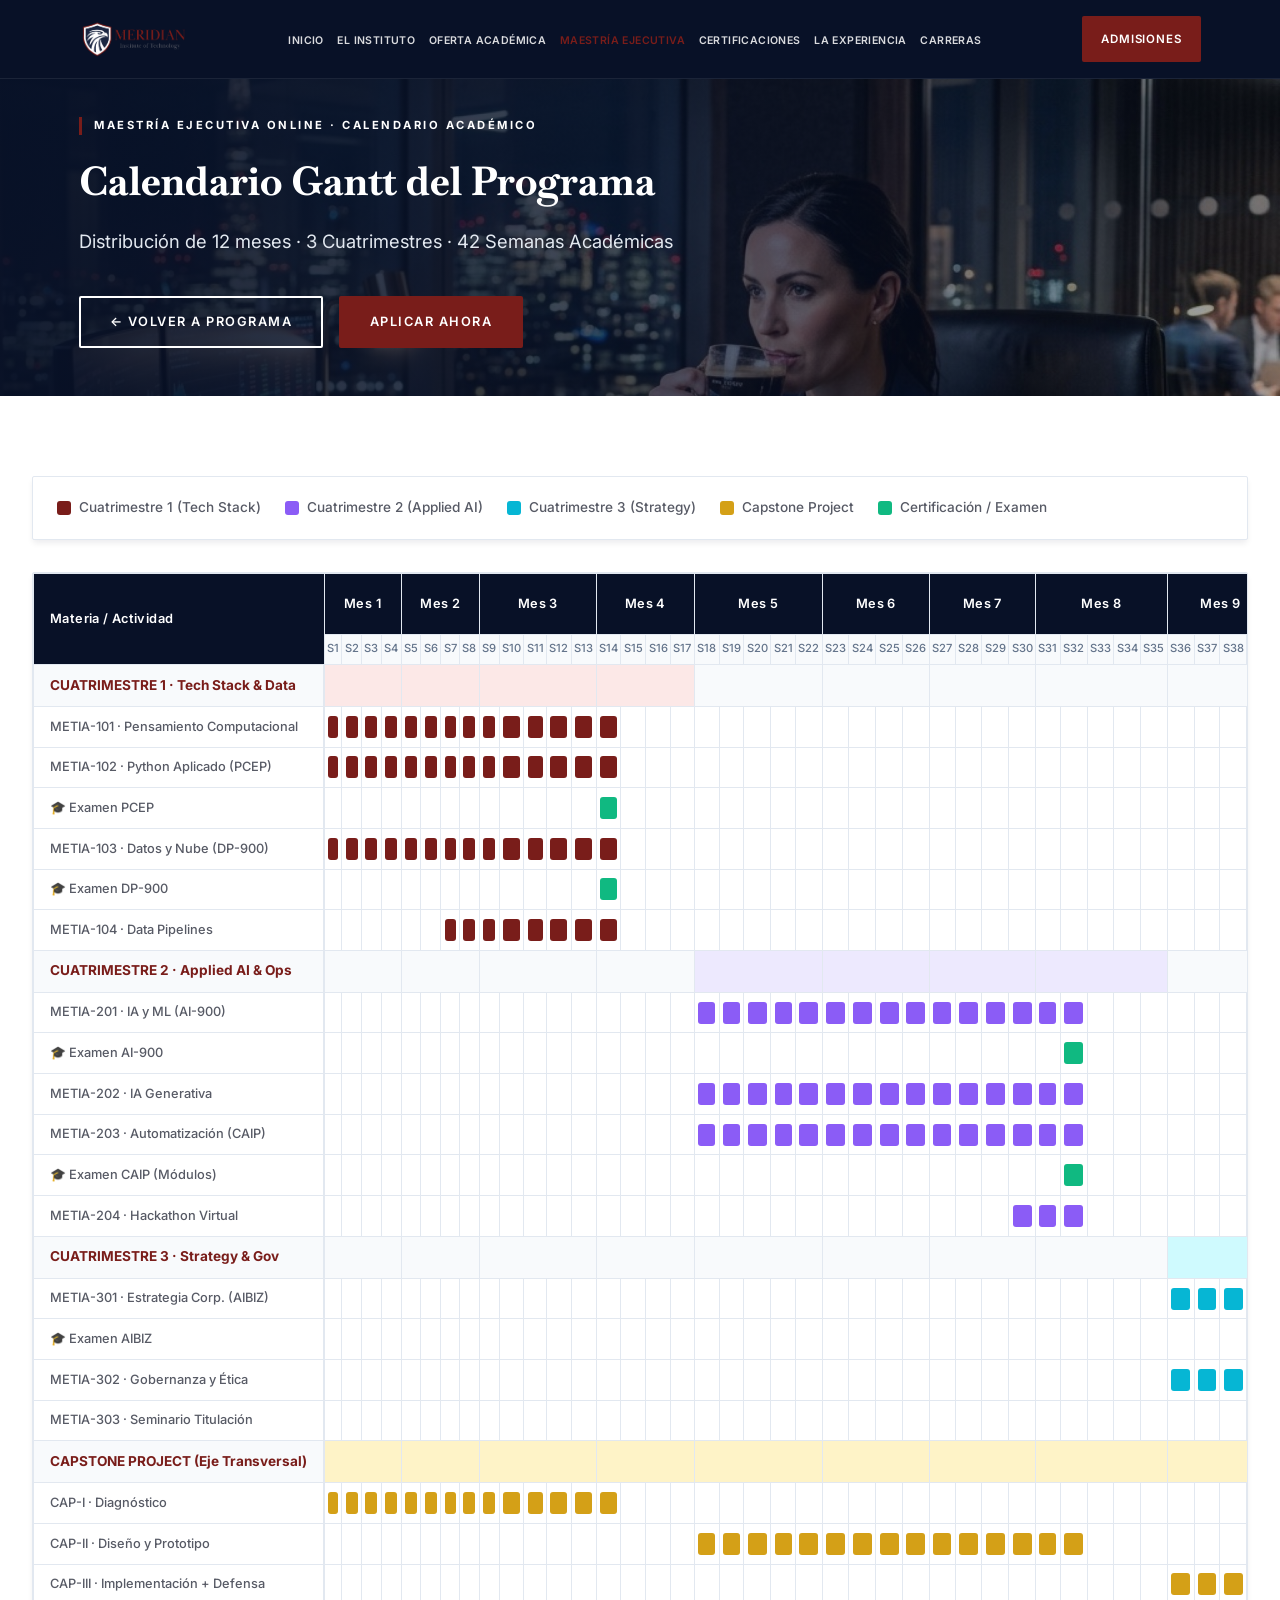
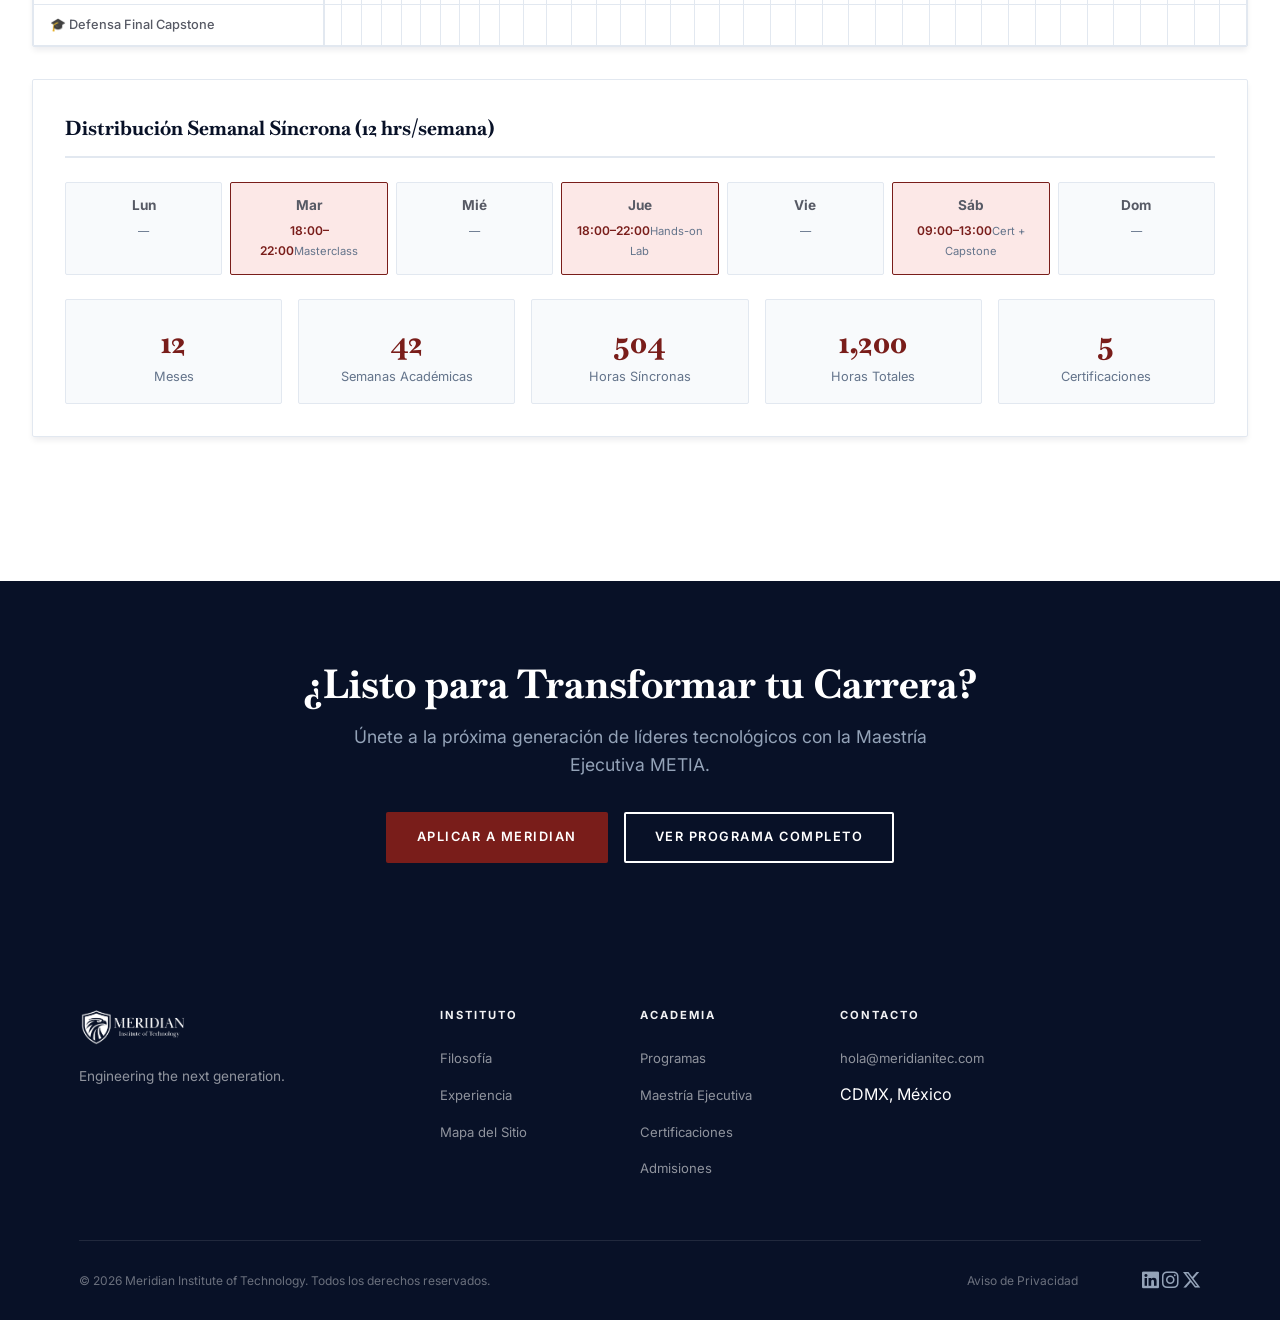
<file: gantt-programa.html>
<!DOCTYPE html>
<html lang="es-MX">

<head>
    <meta charset="UTF-8">
    <meta name="viewport" content="width=device-width, initial-scale=1.0">
    <title>Calendario Gantt · Maestría Ejecutiva | Meridian Institute of Technology</title>
    <meta name="description"
        content="Calendario Gantt de 12 meses de la Maestría Ejecutiva en Tecnología e IA (METIA). Distribución semanal de 3 cuatrimestres y 42 semanas académicas.">

    <!-- Favicon -->
    <link rel="icon" type="image/png" sizes="32x32" href="assets/favicon-32x32.png">
    <link rel="icon" type="image/png" sizes="16x16" href="assets/favicon-16x16.png">
    <link rel="apple-touch-icon" sizes="180x180" href="assets/apple-touch-icon.png">

    <link rel="canonical" href="https://meridianitec.com/gantt-programa.html">
    <!-- Open Graph -->
    <meta property="og:title" content="Calendario Gantt · Maestría Ejecutiva METIA">
    <meta property="og:description"
        content="Distribución de 12 meses · 3 Cuatrimestres · 42 Semanas Académicas. Visualización completa del programa.">
    <meta property="og:type" content="website">
    <meta property="og:image" content="assets/og-image.png">

    <!-- Fonts & Icons -->
    <link rel="preconnect" href="https://fonts.googleapis.com">
    <link rel="preconnect" href="https://fonts.gstatic.com" crossorigin>
    <link rel="preload" as="style" href="https://fonts.googleapis.com/css2?family=Baskervville:ital@0;1&family=Inter:wght@300;400;500;600;700&display=swap"
        onload="this.onload=null;this.rel='stylesheet'">
    <noscript><link rel="stylesheet" href="https://fonts.googleapis.com/css2?family=Baskervville:ital@0;1&family=Inter:wght@300;400;500;600;700&display=swap"></noscript>
    <!-- FontAwesome — carga NO bloqueante. Son 100 KB de iconos decorativos que
         estaban en la ruta crítica: el render-delay era el 84 % del LCP.
         integrity+crossorigin verifican el archivo servido por el CDN (SRI).
         El <noscript> mantiene los iconos si el JS está desactivado. -->
    <link rel="preload" as="style" href="https://cdnjs.cloudflare.com/ajax/libs/font-awesome/6.5.1/css/all.min.css"
        integrity="sha384-t1nt8BQoYMLFN5p42tRAtuAAFQaCQODekUVeKKZrEnEyp4H2R0RHFz0KWpmj7i8g" crossorigin="anonymous" referrerpolicy="no-referrer"
        onload="this.onload=null;this.rel='stylesheet'">
    <noscript><link rel="stylesheet" href="https://cdnjs.cloudflare.com/ajax/libs/font-awesome/6.5.1/css/all.min.css"
        integrity="sha384-t1nt8BQoYMLFN5p42tRAtuAAFQaCQODekUVeKKZrEnEyp4H2R0RHFz0KWpmj7i8g" crossorigin="anonymous" referrerpolicy="no-referrer"></noscript>

    <!-- Global Styles -->
    <link rel="stylesheet" href="style.css">

    <!-- Gantt-Specific Styles -->
    <style>
        :root {
            /* Gantt Colors — mapped to Meridian palette */
            --q1-color: #791d1a;
            --q1-light: #fce8e7;
            --q2-color: #8b5cf6;
            --q2-light: #ede9fe;
            --q3-color: #06b6d4;
            --q3-light: #cffafe;
            --cap-color: #d4a017;
            --cap-light: #fef3c7;
            --cert-color: #10b981;
            --cert-light: #d1fae5;
            --gantt-dark: #081127;
            --gantt-border: #e2e8f0;
            --gantt-text: #334155;
            --gantt-text-light: #64748b;
        }

        /* Legend */
        .gantt-legend {
            display: flex;
            flex-wrap: wrap;
            gap: 1.5rem;
            margin-bottom: 2rem;
            background: white;
            padding: 1.25rem 1.5rem;
            border-radius: var(--border-radius);
            border: 1px solid var(--gantt-border);
            box-shadow: var(--shadow-sm);
        }

        .legend-item {
            display: flex;
            align-items: center;
            gap: 0.5rem;
            font-size: 0.85rem;
            font-weight: 500;
        }

        .legend-dot {
            width: 14px;
            height: 14px;
            border-radius: 3px;
            flex-shrink: 0;
        }

        /* Gantt Container */
        .gantt-wrapper {
            background: white;
            border-radius: var(--border-radius);
            border: 1px solid var(--gantt-border);
            overflow-x: auto;
            margin-bottom: 2rem;
            box-shadow: var(--shadow-sm);
        }

        .gantt-table {
            width: 100%;
            min-width: 1200px;
            border-collapse: collapse;
        }

        .gantt-table th,
        .gantt-table td {
            border: 1px solid var(--gantt-border);
            text-align: center;
            font-size: 0.75rem;
        }

        /* Month header */
        .gantt-table thead tr:first-child th {
            background: var(--gantt-dark);
            color: white;
            padding: 0.6rem 0.25rem;
            font-weight: 600;
            font-size: 0.8rem;
            letter-spacing: 0.03em;
        }

        /* Week sub-header */
        .gantt-table thead tr:nth-child(2) th {
            background: #f8fafc;
            color: var(--gantt-text-light);
            padding: 0.35rem 0.15rem;
            font-weight: 500;
            font-size: 0.7rem;
        }

        /* Label column — la celda cabecera abarca ambas filas con rowspan="2",
           por eso solo la primera fila tiene la columna de etiqueta. En la
           segunda fila, th:first-child es "S1" (semana 1), NO la etiqueta, así
           que no debe fijarse (antes se quedaba pegada y se sobreponía). */
        .gantt-table thead tr:first-child th:first-child {
            background: var(--gantt-dark);
            color: white;
            text-align: left;
            padding-left: 1rem;
            min-width: 260px;
            position: sticky;
            left: 0;
            z-index: 10;
        }

        .gantt-table tbody td:first-child {
            text-align: left;
            padding: 0.6rem 1rem;
            font-size: 0.8rem;
            font-weight: 500;
            white-space: nowrap;
            background: white;
            position: sticky;
            left: 0;
            z-index: 5;
            border-right: 2px solid var(--gantt-border);
        }

        .gantt-table tbody td {
            padding: 0.4rem 0.15rem;
            height: 36px;
        }

        /* Gantt bars */
        .bar {
            height: 22px;
            border-radius: 3px;
            margin: 0 1px;
        }

        .bar-q1 {
            background: var(--q1-color);
        }

        .bar-q2 {
            background: var(--q2-color);
        }

        .bar-q3 {
            background: var(--q3-color);
        }

        .bar-cap {
            background: var(--cap-color);
        }

        .bar-cert {
            background: var(--cert-color);
        }

        /* Group rows */
        .group-row td:first-child {
            font-weight: 700 !important;
            font-size: 0.85rem !important;
            color: var(--primary-color);
            background: #f8fafc !important;
        }

        .group-row td {
            background: #f8fafc;
        }

        /* Schedule section */
        .schedule-section {
            background: white;
            border-radius: var(--border-radius);
            border: 1px solid var(--gantt-border);
            padding: 2rem;
            box-shadow: var(--shadow-sm);
        }

        .schedule-section h2 {
            margin-bottom: 1.5rem;
            font-size: 1.25rem;
            padding-bottom: 0.75rem;
            border-bottom: 2px solid var(--gantt-border);
            font-family: 'Baskervville', serif;
            color: var(--dark-bg);
        }

        .week-grid {
            display: grid;
            grid-template-columns: repeat(7, 1fr);
            gap: 0.5rem;
            margin-bottom: 1.5rem;
        }

        .day-card {
            background: #f8fafc;
            border: 1px solid var(--gantt-border);
            border-radius: var(--border-radius);
            padding: 0.75rem;
            text-align: center;
            font-size: 0.8rem;
            transition: var(--transition);
        }

        .day-card:hover {
            transform: translateY(-2px);
            box-shadow: var(--shadow-sm);
        }

        .day-card.active {
            border-color: var(--primary-color);
            background: var(--q1-light);
        }

        .day-card .day-name {
            font-weight: 700;
            display: block;
            margin-bottom: 0.25rem;
            font-size: 0.85rem;
        }

        .day-card .day-time {
            color: var(--primary-color);
            font-weight: 600;
            font-size: 0.75rem;
        }

        .day-card .day-desc {
            color: var(--gantt-text-light);
            font-size: 0.7rem;
            margin-top: 0.25rem;
        }

        .summary-cards {
            display: grid;
            grid-template-columns: repeat(auto-fit, minmax(200px, 1fr));
            gap: 1rem;
        }

        .summary-card {
            background: #f8fafc;
            border: 1px solid var(--gantt-border);
            border-radius: var(--border-radius);
            padding: 1rem;
            text-align: center;
            transition: var(--transition);
        }

        .summary-card:hover {
            transform: translateY(-2px);
            box-shadow: var(--shadow-sm);
            border-color: var(--primary-color);
        }

        .summary-card .number {
            font-family: 'Baskervville', serif;
            font-size: 2rem;
            font-weight: 700;
            color: var(--primary-color);
        }

        .summary-card .label {
            font-size: 0.8rem;
            color: var(--gantt-text-light);
        }

        /* Gantt page specific layout */
        .gantt-content {
            max-width: 1400px;
            margin: 0 auto;
            padding: 0 2rem 4rem;
        }

        .gantt-page-intro {
            display: flex;
            align-items: center;
            justify-content: space-between;
            flex-wrap: wrap;
            gap: 1rem;
            margin-bottom: 2rem;
        }

        .gantt-page-intro h2 {
            font-family: 'Baskervville', serif;
            font-size: 1.5rem;
            color: var(--dark-bg);
        }

        .gantt-page-intro p {
            color: var(--gantt-text-light);
            font-size: 0.9rem;
        }

        @media (max-width: 768px) {
            .week-grid {
                grid-template-columns: repeat(3, 1fr);
            }

            .gantt-page-intro {
                flex-direction: column;
                align-items: flex-start;
            }
        }
    </style>
</head>

<body>
    <!-- NAV DE NAVEGACIÓN -->
    <header class="main-header glass-effect">
        <div class="container nav-container">
            <div class="logo">
                <a href="index.html">
                    <img decoding="async" src="assets/logo-meridian.jpg" alt="Meridian Institute of Technology Logo">
                </a>
            </div>

            <nav class="main-nav">
                <ul class="nav-list">
                    <li><a href="index.html" class="nav-link">Inicio</a></li>
                    <li><a href="institute.html" class="nav-link">El Instituto</a></li>
                    <li><a href="programs.html" class="nav-link">Oferta Académica</a></li>
                    <li><a href="maestria-ejecutiva.html" class="nav-link" style="color: var(--primary-color);">Maestría
                            Ejecutiva</a></li>
                    <li><a href="certifications.html" class="nav-link">Certificaciones</a></li>
                    <li><a href="experience.html" class="nav-link">La Experiencia</a></li>
                    <li><a href="careers.html" class="nav-link">Carreras</a></li>
                </ul>
            </nav>

            <div class="nav-actions">
                <a href="admissions.html" class="btn btn-primary">Admisiones</a>
                <button class="menu-toggle" aria-label="Abrir menú">
                    <i class="fa-solid fa-bars"></i>
                </button>
            </div>
        </div>
    </header>

    <main>
        <!-- HERO -->
        <section class="hero-section" style="min-height: 40vh;">
            <div class="hero-bg-overlay"></div>
            <img fetchpriority="high" decoding="async" src="assets/maestria-bg.jpg" srcset="assets/maestria-bg-960.jpg 960w, assets/maestria-bg.jpg 1920w" sizes="100vw" alt="Calendario Gantt METIA" class="hero-bg-img" width="1920" height="1080">
            <div class="container hero-content">
                <span class="hero-eyebrow">Maestría Ejecutiva Online · Calendario Académico</span>
                <h1 class="hero-title" style="font-size: 2.5rem;">Calendario Gantt del Programa</h1>
                <p class="hero-subtitle">
                    Distribución de 12 meses · 3 Cuatrimestres · 42 Semanas Académicas
                </p>
                <div class="hero-buttons">
                    <a href="maestria-ejecutiva.html" class="btn btn-outline">← Volver a Programa</a>
                    <a href="admissions.html" class="btn btn-primary">Aplicar Ahora</a>
                </div>
            </div>
        </section>

        <!-- GANTT CONTENT -->
        <section class="section-padding">
            <div class="gantt-content">

                <!-- Legend -->
                <div class="gantt-legend">
                    <div class="legend-item">
                        <div class="legend-dot" style="background:var(--q1-color);"></div> Cuatrimestre 1 (Tech Stack)
                    </div>
                    <div class="legend-item">
                        <div class="legend-dot" style="background:var(--q2-color);"></div> Cuatrimestre 2 (Applied AI)
                    </div>
                    <div class="legend-item">
                        <div class="legend-dot" style="background:var(--q3-color);"></div> Cuatrimestre 3 (Strategy)
                    </div>
                    <div class="legend-item">
                        <div class="legend-dot" style="background:var(--cap-color);"></div> Capstone Project
                    </div>
                    <div class="legend-item">
                        <div class="legend-dot" style="background:var(--cert-color);"></div> Certificación / Examen
                    </div>
                </div>

                <!-- Gantt Chart -->
                <div class="gantt-wrapper">
                    <table class="gantt-table">
                        <thead>
                            <tr>
                                <th rowspan="2">Materia / Actividad</th>
                                <th colspan="4">Mes 1</th>
                                <th colspan="4">Mes 2</th>
                                <th colspan="5">Mes 3</th>
                                <th colspan="4">Mes 4</th>
                                <th colspan="5">Mes 5</th><!-- Q1 ends ~week 14 -->
                                <th colspan="4">Mes 6</th>
                                <th colspan="4">Mes 7</th>
                                <th colspan="5">Mes 8</th><!-- Q2 ends ~week 28 -->
                                <th colspan="4">Mes 9</th>
                                <th colspan="4">Mes 10</th>
                                <th colspan="5">Mes 11</th>
                                <th colspan="4">Mes 12</th><!-- Q3 ends ~week 42 -->
                            </tr>
                            <tr>
                                <th>S1</th>
                                <th>S2</th>
                                <th>S3</th>
                                <th>S4</th>
                                <th>S5</th>
                                <th>S6</th>
                                <th>S7</th>
                                <th>S8</th>
                                <th>S9</th>
                                <th>S10</th>
                                <th>S11</th>
                                <th>S12</th>
                                <th>S13</th>
                                <th>S14</th>
                                <th>S15</th>
                                <th>S16</th>
                                <th>S17</th>
                                <th>S18</th>
                                <th>S19</th>
                                <th>S20</th>
                                <th>S21</th>
                                <th>S22</th>
                                <th>S23</th>
                                <th>S24</th>
                                <th>S25</th>
                                <th>S26</th>
                                <th>S27</th>
                                <th>S28</th>
                                <th>S29</th>
                                <th>S30</th>
                                <th>S31</th>
                                <th>S32</th>
                                <th>S33</th>
                                <th>S34</th>
                                <th>S35</th>
                                <th>S36</th>
                                <th>S37</th>
                                <th>S38</th>
                                <th>S39</th>
                                <th>S40</th>
                                <th>S41</th>
                                <th>S42</th>
                                <th>S43</th>
                                <th>S44</th>
                                <th>S45</th>
                                <th>S46</th>
                                <th>S47</th>
                                <th>S48</th>
                            </tr>
                        </thead>
                        <tbody>
                            <!-- Q1 GROUP -->
                            <tr class="group-row">
                                <td>CUATRIMESTRE 1 · Tech Stack & Data</td>
                                <td colspan="4" style="background:var(--q1-light);"></td>
                                <td colspan="4" style="background:var(--q1-light);"></td>
                                <td colspan="5" style="background:var(--q1-light);"></td>
                                <td colspan="4" style="background:var(--q1-light);"></td>
                                <td colspan="5"></td>
                                <td colspan="4"></td>
                                <td colspan="4"></td>
                                <td colspan="5"></td>
                                <td colspan="4"></td>
                                <td colspan="4"></td>
                                <td colspan="5"></td>
                                <td colspan="4"></td>
                            </tr>
                            <!-- METIA-101 -->
                            <tr>
                                <td>METIA-101 · Pensamiento Computacional</td>
                                <td>
                                    <div class="bar bar-q1"></div>
                                </td>
                                <td>
                                    <div class="bar bar-q1"></div>
                                </td>
                                <td>
                                    <div class="bar bar-q1"></div>
                                </td>
                                <td>
                                    <div class="bar bar-q1"></div>
                                </td>
                                <td>
                                    <div class="bar bar-q1"></div>
                                </td>
                                <td>
                                    <div class="bar bar-q1"></div>
                                </td>
                                <td>
                                    <div class="bar bar-q1"></div>
                                </td>
                                <td>
                                    <div class="bar bar-q1"></div>
                                </td>
                                <td>
                                    <div class="bar bar-q1"></div>
                                </td>
                                <td>
                                    <div class="bar bar-q1"></div>
                                </td>
                                <td>
                                    <div class="bar bar-q1"></div>
                                </td>
                                <td>
                                    <div class="bar bar-q1"></div>
                                </td>
                                <td>
                                    <div class="bar bar-q1"></div>
                                </td>
                                <td>
                                    <div class="bar bar-q1"></div>
                                </td>
                                <td></td>
                                <td></td>
                                <td></td>
                                <td></td>
                                <td></td>
                                <td></td>
                                <td></td>
                                <td></td>
                                <td></td>
                                <td></td>
                                <td></td>
                                <td></td>
                                <td></td>
                                <td></td>
                                <td></td>
                                <td></td>
                                <td></td>
                                <td></td>
                                <td></td>
                                <td></td>
                                <td></td>
                                <td></td>
                                <td></td>
                                <td></td>
                                <td></td>
                                <td></td>
                                <td></td>
                                <td></td>
                                <td></td>
                                <td></td>
                                <td></td>
                                <td></td>
                                <td></td>
                                <td></td>
                            </tr>
                            <!-- METIA-102 -->
                            <tr>
                                <td>METIA-102 · Python Aplicado (PCEP)</td>
                                <td>
                                    <div class="bar bar-q1"></div>
                                </td>
                                <td>
                                    <div class="bar bar-q1"></div>
                                </td>
                                <td>
                                    <div class="bar bar-q1"></div>
                                </td>
                                <td>
                                    <div class="bar bar-q1"></div>
                                </td>
                                <td>
                                    <div class="bar bar-q1"></div>
                                </td>
                                <td>
                                    <div class="bar bar-q1"></div>
                                </td>
                                <td>
                                    <div class="bar bar-q1"></div>
                                </td>
                                <td>
                                    <div class="bar bar-q1"></div>
                                </td>
                                <td>
                                    <div class="bar bar-q1"></div>
                                </td>
                                <td>
                                    <div class="bar bar-q1"></div>
                                </td>
                                <td>
                                    <div class="bar bar-q1"></div>
                                </td>
                                <td>
                                    <div class="bar bar-q1"></div>
                                </td>
                                <td>
                                    <div class="bar bar-q1"></div>
                                </td>
                                <td>
                                    <div class="bar bar-q1"></div>
                                </td>
                                <td></td>
                                <td></td>
                                <td></td>
                                <td></td>
                                <td></td>
                                <td></td>
                                <td></td>
                                <td></td>
                                <td></td>
                                <td></td>
                                <td></td>
                                <td></td>
                                <td></td>
                                <td></td>
                                <td></td>
                                <td></td>
                                <td></td>
                                <td></td>
                                <td></td>
                                <td></td>
                                <td></td>
                                <td></td>
                                <td></td>
                                <td></td>
                                <td></td>
                                <td></td>
                                <td></td>
                                <td></td>
                                <td></td>
                                <td></td>
                                <td></td>
                                <td></td>
                                <td></td>
                                <td></td>
                            </tr>
                            <!-- Cert PCEP -->
                            <tr>
                                <td>🎓 Examen PCEP</td>
                                <td></td>
                                <td></td>
                                <td></td>
                                <td></td>
                                <td></td>
                                <td></td>
                                <td></td>
                                <td></td>
                                <td></td>
                                <td></td>
                                <td></td>
                                <td></td>
                                <td></td>
                                <td>
                                    <div class="bar bar-cert"></div>
                                </td>
                                <td></td>
                                <td></td>
                                <td></td>
                                <td></td>
                                <td></td>
                                <td></td>
                                <td></td>
                                <td></td>
                                <td></td>
                                <td></td>
                                <td></td>
                                <td></td>
                                <td></td>
                                <td></td>
                                <td></td>
                                <td></td>
                                <td></td>
                                <td></td>
                                <td></td>
                                <td></td>
                                <td></td>
                                <td></td>
                                <td></td>
                                <td></td>
                                <td></td>
                                <td></td>
                                <td></td>
                                <td></td>
                                <td></td>
                                <td></td>
                                <td></td>
                                <td></td>
                                <td></td>
                                <td></td>
                            </tr>
                            <!-- METIA-103 -->
                            <tr>
                                <td>METIA-103 · Datos y Nube (DP-900)</td>
                                <td>
                                    <div class="bar bar-q1"></div>
                                </td>
                                <td>
                                    <div class="bar bar-q1"></div>
                                </td>
                                <td>
                                    <div class="bar bar-q1"></div>
                                </td>
                                <td>
                                    <div class="bar bar-q1"></div>
                                </td>
                                <td>
                                    <div class="bar bar-q1"></div>
                                </td>
                                <td>
                                    <div class="bar bar-q1"></div>
                                </td>
                                <td>
                                    <div class="bar bar-q1"></div>
                                </td>
                                <td>
                                    <div class="bar bar-q1"></div>
                                </td>
                                <td>
                                    <div class="bar bar-q1"></div>
                                </td>
                                <td>
                                    <div class="bar bar-q1"></div>
                                </td>
                                <td>
                                    <div class="bar bar-q1"></div>
                                </td>
                                <td>
                                    <div class="bar bar-q1"></div>
                                </td>
                                <td>
                                    <div class="bar bar-q1"></div>
                                </td>
                                <td>
                                    <div class="bar bar-q1"></div>
                                </td>
                                <td></td>
                                <td></td>
                                <td></td>
                                <td></td>
                                <td></td>
                                <td></td>
                                <td></td>
                                <td></td>
                                <td></td>
                                <td></td>
                                <td></td>
                                <td></td>
                                <td></td>
                                <td></td>
                                <td></td>
                                <td></td>
                                <td></td>
                                <td></td>
                                <td></td>
                                <td></td>
                                <td></td>
                                <td></td>
                                <td></td>
                                <td></td>
                                <td></td>
                                <td></td>
                                <td></td>
                                <td></td>
                                <td></td>
                                <td></td>
                                <td></td>
                                <td></td>
                                <td></td>
                                <td></td>
                            </tr>
                            <!-- Cert DP-900 -->
                            <tr>
                                <td>🎓 Examen DP-900</td>
                                <td></td>
                                <td></td>
                                <td></td>
                                <td></td>
                                <td></td>
                                <td></td>
                                <td></td>
                                <td></td>
                                <td></td>
                                <td></td>
                                <td></td>
                                <td></td>
                                <td></td>
                                <td>
                                    <div class="bar bar-cert"></div>
                                </td>
                                <td></td>
                                <td></td>
                                <td></td>
                                <td></td>
                                <td></td>
                                <td></td>
                                <td></td>
                                <td></td>
                                <td></td>
                                <td></td>
                                <td></td>
                                <td></td>
                                <td></td>
                                <td></td>
                                <td></td>
                                <td></td>
                                <td></td>
                                <td></td>
                                <td></td>
                                <td></td>
                                <td></td>
                                <td></td>
                                <td></td>
                                <td></td>
                                <td></td>
                                <td></td>
                                <td></td>
                                <td></td>
                                <td></td>
                                <td></td>
                                <td></td>
                                <td></td>
                                <td></td>
                                <td></td>
                            </tr>
                            <!-- METIA-104 -->
                            <tr>
                                <td>METIA-104 · Data Pipelines</td>
                                <td></td>
                                <td></td>
                                <td></td>
                                <td></td>
                                <td></td>
                                <td></td>
                                <td>
                                    <div class="bar bar-q1"></div>
                                </td>
                                <td>
                                    <div class="bar bar-q1"></div>
                                </td>
                                <td>
                                    <div class="bar bar-q1"></div>
                                </td>
                                <td>
                                    <div class="bar bar-q1"></div>
                                </td>
                                <td>
                                    <div class="bar bar-q1"></div>
                                </td>
                                <td>
                                    <div class="bar bar-q1"></div>
                                </td>
                                <td>
                                    <div class="bar bar-q1"></div>
                                </td>
                                <td>
                                    <div class="bar bar-q1"></div>
                                </td>
                                <td></td>
                                <td></td>
                                <td></td>
                                <td></td>
                                <td></td>
                                <td></td>
                                <td></td>
                                <td></td>
                                <td></td>
                                <td></td>
                                <td></td>
                                <td></td>
                                <td></td>
                                <td></td>
                                <td></td>
                                <td></td>
                                <td></td>
                                <td></td>
                                <td></td>
                                <td></td>
                                <td></td>
                                <td></td>
                                <td></td>
                                <td></td>
                                <td></td>
                                <td></td>
                                <td></td>
                                <td></td>
                                <td></td>
                                <td></td>
                                <td></td>
                                <td></td>
                                <td></td>
                                <td></td>
                            </tr>

                            <!-- Q2 GROUP -->
                            <tr class="group-row">
                                <td>CUATRIMESTRE 2 · Applied AI & Ops</td>
                                <td colspan="4"></td>
                                <td colspan="4"></td>
                                <td colspan="5"></td>
                                <td colspan="4"></td>
                                <td colspan="5" style="background:var(--q2-light);"></td>
                                <td colspan="4" style="background:var(--q2-light);"></td>
                                <td colspan="4" style="background:var(--q2-light);"></td>
                                <td colspan="5" style="background:var(--q2-light);"></td>
                                <td colspan="4"></td>
                                <td colspan="4"></td>
                                <td colspan="5"></td>
                                <td colspan="4"></td>
                            </tr>
                            <!-- METIA-201 -->
                            <tr>
                                <td>METIA-201 · IA y ML (AI-900)</td>
                                <td></td>
                                <td></td>
                                <td></td>
                                <td></td>
                                <td></td>
                                <td></td>
                                <td></td>
                                <td></td>
                                <td></td>
                                <td></td>
                                <td></td>
                                <td></td>
                                <td></td>
                                <td></td>
                                <td></td>
                                <td></td>
                                <td></td>
                                <td>
                                    <div class="bar bar-q2"></div>
                                </td>
                                <td>
                                    <div class="bar bar-q2"></div>
                                </td>
                                <td>
                                    <div class="bar bar-q2"></div>
                                </td>
                                <td>
                                    <div class="bar bar-q2"></div>
                                </td>
                                <td>
                                    <div class="bar bar-q2"></div>
                                </td>
                                <td>
                                    <div class="bar bar-q2"></div>
                                </td>
                                <td>
                                    <div class="bar bar-q2"></div>
                                </td>
                                <td>
                                    <div class="bar bar-q2"></div>
                                </td>
                                <td>
                                    <div class="bar bar-q2"></div>
                                </td>
                                <td>
                                    <div class="bar bar-q2"></div>
                                </td>
                                <td>
                                    <div class="bar bar-q2"></div>
                                </td>
                                <td>
                                    <div class="bar bar-q2"></div>
                                </td>
                                <td>
                                    <div class="bar bar-q2"></div>
                                </td>
                                <td>
                                    <div class="bar bar-q2"></div>
                                </td>
                                <td>
                                    <div class="bar bar-q2"></div>
                                </td>
                                <td></td>
                                <td></td>
                                <td></td>
                                <td></td>
                                <td></td>
                                <td></td>
                                <td></td>
                                <td></td>
                                <td></td>
                                <td></td>
                                <td></td>
                                <td></td>
                                <td></td>
                                <td></td>
                                <td></td>
                                <td></td>
                            </tr>
                            <!-- Cert AI-900 -->
                            <tr>
                                <td>🎓 Examen AI-900</td>
                                <td></td>
                                <td></td>
                                <td></td>
                                <td></td>
                                <td></td>
                                <td></td>
                                <td></td>
                                <td></td>
                                <td></td>
                                <td></td>
                                <td></td>
                                <td></td>
                                <td></td>
                                <td></td>
                                <td></td>
                                <td></td>
                                <td></td>
                                <td></td>
                                <td></td>
                                <td></td>
                                <td></td>
                                <td></td>
                                <td></td>
                                <td></td>
                                <td></td>
                                <td></td>
                                <td></td>
                                <td></td>
                                <td></td>
                                <td></td>
                                <td></td>
                                <td>
                                    <div class="bar bar-cert"></div>
                                </td>
                                <td></td>
                                <td></td>
                                <td></td>
                                <td></td>
                                <td></td>
                                <td></td>
                                <td></td>
                                <td></td>
                                <td></td>
                                <td></td>
                                <td></td>
                                <td></td>
                                <td></td>
                                <td></td>
                                <td></td>
                                <td></td>
                            </tr>
                            <!-- METIA-202 -->
                            <tr>
                                <td>METIA-202 · IA Generativa</td>
                                <td></td>
                                <td></td>
                                <td></td>
                                <td></td>
                                <td></td>
                                <td></td>
                                <td></td>
                                <td></td>
                                <td></td>
                                <td></td>
                                <td></td>
                                <td></td>
                                <td></td>
                                <td></td>
                                <td></td>
                                <td></td>
                                <td></td>
                                <td>
                                    <div class="bar bar-q2"></div>
                                </td>
                                <td>
                                    <div class="bar bar-q2"></div>
                                </td>
                                <td>
                                    <div class="bar bar-q2"></div>
                                </td>
                                <td>
                                    <div class="bar bar-q2"></div>
                                </td>
                                <td>
                                    <div class="bar bar-q2"></div>
                                </td>
                                <td>
                                    <div class="bar bar-q2"></div>
                                </td>
                                <td>
                                    <div class="bar bar-q2"></div>
                                </td>
                                <td>
                                    <div class="bar bar-q2"></div>
                                </td>
                                <td>
                                    <div class="bar bar-q2"></div>
                                </td>
                                <td>
                                    <div class="bar bar-q2"></div>
                                </td>
                                <td>
                                    <div class="bar bar-q2"></div>
                                </td>
                                <td>
                                    <div class="bar bar-q2"></div>
                                </td>
                                <td>
                                    <div class="bar bar-q2"></div>
                                </td>
                                <td>
                                    <div class="bar bar-q2"></div>
                                </td>
                                <td>
                                    <div class="bar bar-q2"></div>
                                </td>
                                <td></td>
                                <td></td>
                                <td></td>
                                <td></td>
                                <td></td>
                                <td></td>
                                <td></td>
                                <td></td>
                                <td></td>
                                <td></td>
                                <td></td>
                                <td></td>
                                <td></td>
                                <td></td>
                                <td></td>
                                <td></td>
                            </tr>
                            <!-- METIA-203 -->
                            <tr>
                                <td>METIA-203 · Automatización (CAIP)</td>
                                <td></td>
                                <td></td>
                                <td></td>
                                <td></td>
                                <td></td>
                                <td></td>
                                <td></td>
                                <td></td>
                                <td></td>
                                <td></td>
                                <td></td>
                                <td></td>
                                <td></td>
                                <td></td>
                                <td></td>
                                <td></td>
                                <td></td>
                                <td>
                                    <div class="bar bar-q2"></div>
                                </td>
                                <td>
                                    <div class="bar bar-q2"></div>
                                </td>
                                <td>
                                    <div class="bar bar-q2"></div>
                                </td>
                                <td>
                                    <div class="bar bar-q2"></div>
                                </td>
                                <td>
                                    <div class="bar bar-q2"></div>
                                </td>
                                <td>
                                    <div class="bar bar-q2"></div>
                                </td>
                                <td>
                                    <div class="bar bar-q2"></div>
                                </td>
                                <td>
                                    <div class="bar bar-q2"></div>
                                </td>
                                <td>
                                    <div class="bar bar-q2"></div>
                                </td>
                                <td>
                                    <div class="bar bar-q2"></div>
                                </td>
                                <td>
                                    <div class="bar bar-q2"></div>
                                </td>
                                <td>
                                    <div class="bar bar-q2"></div>
                                </td>
                                <td>
                                    <div class="bar bar-q2"></div>
                                </td>
                                <td>
                                    <div class="bar bar-q2"></div>
                                </td>
                                <td>
                                    <div class="bar bar-q2"></div>
                                </td>
                                <td></td>
                                <td></td>
                                <td></td>
                                <td></td>
                                <td></td>
                                <td></td>
                                <td></td>
                                <td></td>
                                <td></td>
                                <td></td>
                                <td></td>
                                <td></td>
                                <td></td>
                                <td></td>
                                <td></td>
                                <td></td>
                            </tr>
                            <!-- Cert CAIP -->
                            <tr>
                                <td>🎓 Examen CAIP (Módulos)</td>
                                <td></td>
                                <td></td>
                                <td></td>
                                <td></td>
                                <td></td>
                                <td></td>
                                <td></td>
                                <td></td>
                                <td></td>
                                <td></td>
                                <td></td>
                                <td></td>
                                <td></td>
                                <td></td>
                                <td></td>
                                <td></td>
                                <td></td>
                                <td></td>
                                <td></td>
                                <td></td>
                                <td></td>
                                <td></td>
                                <td></td>
                                <td></td>
                                <td></td>
                                <td></td>
                                <td></td>
                                <td></td>
                                <td></td>
                                <td></td>
                                <td></td>
                                <td>
                                    <div class="bar bar-cert"></div>
                                </td>
                                <td></td>
                                <td></td>
                                <td></td>
                                <td></td>
                                <td></td>
                                <td></td>
                                <td></td>
                                <td></td>
                                <td></td>
                                <td></td>
                                <td></td>
                                <td></td>
                                <td></td>
                                <td></td>
                                <td></td>
                                <td></td>
                            </tr>
                            <!-- METIA-204 -->
                            <tr>
                                <td>METIA-204 · Hackathon Virtual</td>
                                <td></td>
                                <td></td>
                                <td></td>
                                <td></td>
                                <td></td>
                                <td></td>
                                <td></td>
                                <td></td>
                                <td></td>
                                <td></td>
                                <td></td>
                                <td></td>
                                <td></td>
                                <td></td>
                                <td></td>
                                <td></td>
                                <td></td>
                                <td></td>
                                <td></td>
                                <td></td>
                                <td></td>
                                <td></td>
                                <td></td>
                                <td></td>
                                <td></td>
                                <td></td>
                                <td></td>
                                <td></td>
                                <td></td>
                                <td>
                                    <div class="bar bar-q2"></div>
                                </td>
                                <td>
                                    <div class="bar bar-q2"></div>
                                </td>
                                <td>
                                    <div class="bar bar-q2"></div>
                                </td>
                                <td></td>
                                <td></td>
                                <td></td>
                                <td></td>
                                <td></td>
                                <td></td>
                                <td></td>
                                <td></td>
                                <td></td>
                                <td></td>
                                <td></td>
                                <td></td>
                                <td></td>
                                <td></td>
                                <td></td>
                                <td></td>
                            </tr>

                            <!-- Q3 GROUP -->
                            <tr class="group-row">
                                <td>CUATRIMESTRE 3 · Strategy & Gov</td>
                                <td colspan="4"></td>
                                <td colspan="4"></td>
                                <td colspan="5"></td>
                                <td colspan="4"></td>
                                <td colspan="5"></td>
                                <td colspan="4"></td>
                                <td colspan="4"></td>
                                <td colspan="5"></td>
                                <td colspan="4" style="background:var(--q3-light);"></td>
                                <td colspan="4" style="background:var(--q3-light);"></td>
                                <td colspan="5" style="background:var(--q3-light);"></td>
                                <td colspan="4" style="background:var(--q3-light);"></td>
                            </tr>
                            <!-- METIA-301 -->
                            <tr>
                                <td>METIA-301 · Estrategia Corp. (AIBIZ)</td>
                                <td></td>
                                <td></td>
                                <td></td>
                                <td></td>
                                <td></td>
                                <td></td>
                                <td></td>
                                <td></td>
                                <td></td>
                                <td></td>
                                <td></td>
                                <td></td>
                                <td></td>
                                <td></td>
                                <td></td>
                                <td></td>
                                <td></td>
                                <td></td>
                                <td></td>
                                <td></td>
                                <td></td>
                                <td></td>
                                <td></td>
                                <td></td>
                                <td></td>
                                <td></td>
                                <td></td>
                                <td></td>
                                <td></td>
                                <td></td>
                                <td></td>
                                <td></td>
                                <td></td>
                                <td></td>
                                <td></td>
                                <td>
                                    <div class="bar bar-q3"></div>
                                </td>
                                <td>
                                    <div class="bar bar-q3"></div>
                                </td>
                                <td>
                                    <div class="bar bar-q3"></div>
                                </td>
                                <td>
                                    <div class="bar bar-q3"></div>
                                </td>
                                <td>
                                    <div class="bar bar-q3"></div>
                                </td>
                                <td>
                                    <div class="bar bar-q3"></div>
                                </td>
                                <td>
                                    <div class="bar bar-q3"></div>
                                </td>
                                <td>
                                    <div class="bar bar-q3"></div>
                                </td>
                                <td>
                                    <div class="bar bar-q3"></div>
                                </td>
                                <td>
                                    <div class="bar bar-q3"></div>
                                </td>
                                <td>
                                    <div class="bar bar-q3"></div>
                                </td>
                                <td>
                                    <div class="bar bar-q3"></div>
                                </td>
                                <td>
                                    <div class="bar bar-q3"></div>
                                </td>
                            </tr>
                            <!-- Cert AIBIZ -->
                            <tr>
                                <td>🎓 Examen AIBIZ</td>
                                <td></td>
                                <td></td>
                                <td></td>
                                <td></td>
                                <td></td>
                                <td></td>
                                <td></td>
                                <td></td>
                                <td></td>
                                <td></td>
                                <td></td>
                                <td></td>
                                <td></td>
                                <td></td>
                                <td></td>
                                <td></td>
                                <td></td>
                                <td></td>
                                <td></td>
                                <td></td>
                                <td></td>
                                <td></td>
                                <td></td>
                                <td></td>
                                <td></td>
                                <td></td>
                                <td></td>
                                <td></td>
                                <td></td>
                                <td></td>
                                <td></td>
                                <td></td>
                                <td></td>
                                <td></td>
                                <td></td>
                                <td></td>
                                <td></td>
                                <td></td>
                                <td></td>
                                <td></td>
                                <td></td>
                                <td></td>
                                <td></td>
                                <td></td>
                                <td></td>
                                <td></td>
                                <td>
                                    <div class="bar bar-cert"></div>
                                </td>
                                <td></td>
                            </tr>
                            <!-- METIA-302 -->
                            <tr>
                                <td>METIA-302 · Gobernanza y Ética</td>
                                <td></td>
                                <td></td>
                                <td></td>
                                <td></td>
                                <td></td>
                                <td></td>
                                <td></td>
                                <td></td>
                                <td></td>
                                <td></td>
                                <td></td>
                                <td></td>
                                <td></td>
                                <td></td>
                                <td></td>
                                <td></td>
                                <td></td>
                                <td></td>
                                <td></td>
                                <td></td>
                                <td></td>
                                <td></td>
                                <td></td>
                                <td></td>
                                <td></td>
                                <td></td>
                                <td></td>
                                <td></td>
                                <td></td>
                                <td></td>
                                <td></td>
                                <td></td>
                                <td></td>
                                <td></td>
                                <td></td>
                                <td>
                                    <div class="bar bar-q3"></div>
                                </td>
                                <td>
                                    <div class="bar bar-q3"></div>
                                </td>
                                <td>
                                    <div class="bar bar-q3"></div>
                                </td>
                                <td>
                                    <div class="bar bar-q3"></div>
                                </td>
                                <td>
                                    <div class="bar bar-q3"></div>
                                </td>
                                <td>
                                    <div class="bar bar-q3"></div>
                                </td>
                                <td>
                                    <div class="bar bar-q3"></div>
                                </td>
                                <td>
                                    <div class="bar bar-q3"></div>
                                </td>
                                <td>
                                    <div class="bar bar-q3"></div>
                                </td>
                                <td>
                                    <div class="bar bar-q3"></div>
                                </td>
                                <td>
                                    <div class="bar bar-q3"></div>
                                </td>
                                <td>
                                    <div class="bar bar-q3"></div>
                                </td>
                                <td>
                                    <div class="bar bar-q3"></div>
                                </td>
                            </tr>
                            <!-- METIA-303 -->
                            <tr>
                                <td>METIA-303 · Seminario Titulación</td>
                                <td></td>
                                <td></td>
                                <td></td>
                                <td></td>
                                <td></td>
                                <td></td>
                                <td></td>
                                <td></td>
                                <td></td>
                                <td></td>
                                <td></td>
                                <td></td>
                                <td></td>
                                <td></td>
                                <td></td>
                                <td></td>
                                <td></td>
                                <td></td>
                                <td></td>
                                <td></td>
                                <td></td>
                                <td></td>
                                <td></td>
                                <td></td>
                                <td></td>
                                <td></td>
                                <td></td>
                                <td></td>
                                <td></td>
                                <td></td>
                                <td></td>
                                <td></td>
                                <td></td>
                                <td></td>
                                <td></td>
                                <td></td>
                                <td></td>
                                <td></td>
                                <td></td>
                                <td></td>
                                <td></td>
                                <td>
                                    <div class="bar bar-q3"></div>
                                </td>
                                <td>
                                    <div class="bar bar-q3"></div>
                                </td>
                                <td>
                                    <div class="bar bar-q3"></div>
                                </td>
                                <td>
                                    <div class="bar bar-q3"></div>
                                </td>
                                <td>
                                    <div class="bar bar-q3"></div>
                                </td>
                                <td>
                                    <div class="bar bar-q3"></div>
                                </td>
                                <td>
                                    <div class="bar bar-q3"></div>
                                </td>
                            </tr>

                            <!-- CAPSTONE TRANSVERSAL -->
                            <tr class="group-row">
                                <td>CAPSTONE PROJECT (Eje Transversal)</td>
                                <td colspan="4" style="background:var(--cap-light);"></td>
                                <td colspan="4" style="background:var(--cap-light);"></td>
                                <td colspan="5" style="background:var(--cap-light);"></td>
                                <td colspan="4" style="background:var(--cap-light);"></td>
                                <td colspan="5" style="background:var(--cap-light);"></td>
                                <td colspan="4" style="background:var(--cap-light);"></td>
                                <td colspan="4" style="background:var(--cap-light);"></td>
                                <td colspan="5" style="background:var(--cap-light);"></td>
                                <td colspan="4" style="background:var(--cap-light);"></td>
                                <td colspan="4" style="background:var(--cap-light);"></td>
                                <td colspan="5" style="background:var(--cap-light);"></td>
                                <td colspan="4" style="background:var(--cap-light);"></td>
                            </tr>
                            <!-- CAP-I -->
                            <tr>
                                <td>CAP-I · Diagnóstico</td>
                                <td>
                                    <div class="bar bar-cap"></div>
                                </td>
                                <td>
                                    <div class="bar bar-cap"></div>
                                </td>
                                <td>
                                    <div class="bar bar-cap"></div>
                                </td>
                                <td>
                                    <div class="bar bar-cap"></div>
                                </td>
                                <td>
                                    <div class="bar bar-cap"></div>
                                </td>
                                <td>
                                    <div class="bar bar-cap"></div>
                                </td>
                                <td>
                                    <div class="bar bar-cap"></div>
                                </td>
                                <td>
                                    <div class="bar bar-cap"></div>
                                </td>
                                <td>
                                    <div class="bar bar-cap"></div>
                                </td>
                                <td>
                                    <div class="bar bar-cap"></div>
                                </td>
                                <td>
                                    <div class="bar bar-cap"></div>
                                </td>
                                <td>
                                    <div class="bar bar-cap"></div>
                                </td>
                                <td>
                                    <div class="bar bar-cap"></div>
                                </td>
                                <td>
                                    <div class="bar bar-cap"></div>
                                </td>
                                <td></td>
                                <td></td>
                                <td></td>
                                <td></td>
                                <td></td>
                                <td></td>
                                <td></td>
                                <td></td>
                                <td></td>
                                <td></td>
                                <td></td>
                                <td></td>
                                <td></td>
                                <td></td>
                                <td></td>
                                <td></td>
                                <td></td>
                                <td></td>
                                <td></td>
                                <td></td>
                                <td></td>
                                <td></td>
                                <td></td>
                                <td></td>
                                <td></td>
                                <td></td>
                                <td></td>
                                <td></td>
                                <td></td>
                                <td></td>
                                <td></td>
                                <td></td>
                                <td></td>
                                <td></td>
                            </tr>
                            <!-- CAP-II -->
                            <tr>
                                <td>CAP-II · Diseño y Prototipo</td>
                                <td></td>
                                <td></td>
                                <td></td>
                                <td></td>
                                <td></td>
                                <td></td>
                                <td></td>
                                <td></td>
                                <td></td>
                                <td></td>
                                <td></td>
                                <td></td>
                                <td></td>
                                <td></td>
                                <td></td>
                                <td></td>
                                <td></td>
                                <td>
                                    <div class="bar bar-cap"></div>
                                </td>
                                <td>
                                    <div class="bar bar-cap"></div>
                                </td>
                                <td>
                                    <div class="bar bar-cap"></div>
                                </td>
                                <td>
                                    <div class="bar bar-cap"></div>
                                </td>
                                <td>
                                    <div class="bar bar-cap"></div>
                                </td>
                                <td>
                                    <div class="bar bar-cap"></div>
                                </td>
                                <td>
                                    <div class="bar bar-cap"></div>
                                </td>
                                <td>
                                    <div class="bar bar-cap"></div>
                                </td>
                                <td>
                                    <div class="bar bar-cap"></div>
                                </td>
                                <td>
                                    <div class="bar bar-cap"></div>
                                </td>
                                <td>
                                    <div class="bar bar-cap"></div>
                                </td>
                                <td>
                                    <div class="bar bar-cap"></div>
                                </td>
                                <td>
                                    <div class="bar bar-cap"></div>
                                </td>
                                <td>
                                    <div class="bar bar-cap"></div>
                                </td>
                                <td>
                                    <div class="bar bar-cap"></div>
                                </td>
                                <td></td>
                                <td></td>
                                <td></td>
                                <td></td>
                                <td></td>
                                <td></td>
                                <td></td>
                                <td></td>
                                <td></td>
                                <td></td>
                                <td></td>
                                <td></td>
                                <td></td>
                                <td></td>
                                <td></td>
                                <td></td>
                            </tr>
                            <!-- CAP-III -->
                            <tr>
                                <td>CAP-III · Implementación + Defensa</td>
                                <td></td>
                                <td></td>
                                <td></td>
                                <td></td>
                                <td></td>
                                <td></td>
                                <td></td>
                                <td></td>
                                <td></td>
                                <td></td>
                                <td></td>
                                <td></td>
                                <td></td>
                                <td></td>
                                <td></td>
                                <td></td>
                                <td></td>
                                <td></td>
                                <td></td>
                                <td></td>
                                <td></td>
                                <td></td>
                                <td></td>
                                <td></td>
                                <td></td>
                                <td></td>
                                <td></td>
                                <td></td>
                                <td></td>
                                <td></td>
                                <td></td>
                                <td></td>
                                <td></td>
                                <td></td>
                                <td></td>
                                <td>
                                    <div class="bar bar-cap"></div>
                                </td>
                                <td>
                                    <div class="bar bar-cap"></div>
                                </td>
                                <td>
                                    <div class="bar bar-cap"></div>
                                </td>
                                <td>
                                    <div class="bar bar-cap"></div>
                                </td>
                                <td>
                                    <div class="bar bar-cap"></div>
                                </td>
                                <td>
                                    <div class="bar bar-cap"></div>
                                </td>
                                <td>
                                    <div class="bar bar-cap"></div>
                                </td>
                                <td>
                                    <div class="bar bar-cap"></div>
                                </td>
                                <td>
                                    <div class="bar bar-cap"></div>
                                </td>
                                <td>
                                    <div class="bar bar-cap"></div>
                                </td>
                                <td>
                                    <div class="bar bar-cap"></div>
                                </td>
                                <td>
                                    <div class="bar bar-cap"></div>
                                </td>
                                <td>
                                    <div class="bar bar-cap"></div>
                                </td>
                            </tr>
                            <!-- Defensa -->
                            <tr>
                                <td>🎓 Defensa Final Capstone</td>
                                <td></td>
                                <td></td>
                                <td></td>
                                <td></td>
                                <td></td>
                                <td></td>
                                <td></td>
                                <td></td>
                                <td></td>
                                <td></td>
                                <td></td>
                                <td></td>
                                <td></td>
                                <td></td>
                                <td></td>
                                <td></td>
                                <td></td>
                                <td></td>
                                <td></td>
                                <td></td>
                                <td></td>
                                <td></td>
                                <td></td>
                                <td></td>
                                <td></td>
                                <td></td>
                                <td></td>
                                <td></td>
                                <td></td>
                                <td></td>
                                <td></td>
                                <td></td>
                                <td></td>
                                <td></td>
                                <td></td>
                                <td></td>
                                <td></td>
                                <td></td>
                                <td></td>
                                <td></td>
                                <td></td>
                                <td></td>
                                <td></td>
                                <td></td>
                                <td></td>
                                <td></td>
                                <td></td>
                                <td>
                                    <div class="bar bar-cert"></div>
                                </td>
                            </tr>
                        </tbody>
                    </table>
                </div>

                <!-- Weekly Schedule -->
                <div class="schedule-section">
                    <h2>Distribución Semanal Síncrona (12 hrs/semana)</h2>

                    <div class="week-grid">
                        <div class="day-card"><span class="day-name">Lun</span><span class="day-desc">—</span></div>
                        <div class="day-card active"><span class="day-name">Mar</span><span
                                class="day-time">18:00–22:00</span><span class="day-desc">Masterclass</span></div>
                        <div class="day-card"><span class="day-name">Mié</span><span class="day-desc">—</span></div>
                        <div class="day-card active"><span class="day-name">Jue</span><span
                                class="day-time">18:00–22:00</span><span class="day-desc">Hands-on Lab</span></div>
                        <div class="day-card"><span class="day-name">Vie</span><span class="day-desc">—</span></div>
                        <div class="day-card active"><span class="day-name">Sáb</span><span
                                class="day-time">09:00–13:00</span><span class="day-desc">Cert + Capstone</span></div>
                        <div class="day-card"><span class="day-name">Dom</span><span class="day-desc">—</span></div>
                    </div>

                    <div class="summary-cards">
                        <div class="summary-card">
                            <div class="number">12</div>
                            <div class="label">Meses</div>
                        </div>
                        <div class="summary-card">
                            <div class="number">42</div>
                            <div class="label">Semanas Académicas</div>
                        </div>
                        <div class="summary-card">
                            <div class="number">504</div>
                            <div class="label">Horas Síncronas</div>
                        </div>
                        <div class="summary-card">
                            <div class="number">1,200</div>
                            <div class="label">Horas Totales</div>
                        </div>
                        <div class="summary-card">
                            <div class="number">5</div>
                            <div class="label">Certificaciones</div>
                        </div>
                    </div>
                </div>

            </div>
        </section>

        <!-- CTA -->
        <section class="section-padding dark-bg text-center">
            <div class="container">
                <h2 class="section-title" style="color: white;">¿Listo para Transformar tu Carrera?</h2>
                <p class="section-desc" style="color: #94a3b8; max-width: 600px; margin: 0 auto 2rem;">
                    Únete a la próxima generación de líderes tecnológicos con la Maestría Ejecutiva METIA.
                </p>
                <div style="display: flex; gap: 1rem; justify-content: center; flex-wrap: wrap;">
                    <a href="admissions.html" class="btn btn-primary">Aplicar a Meridian</a>
                    <a href="maestria-ejecutiva.html" class="btn btn-outline">Ver Programa Completo</a>
                </div>
            </div>
        </section>
    </main>

    <!-- FOOTER -->
    <footer class="main-footer dark-bg">
        <div class="container">
            <div class="footer-top">
                <div class="footer-brand">
                    <img loading="lazy" decoding="async" src="assets/logo-meridian-bco.png" alt="Meridian Institute of Technology Logo"
                        class="footer-logo">
                    <p>Engineering the next generation.</p>
                </div>

                <div class="footer-links">
                    <div class="link-column">
                        <h2>Instituto</h2>
                        <ul>
                            <li><a href="institute.html">Filosofía</a></li>
                            <li><a href="experience.html">Experiencia</a></li>
                            <li><a href="sitemap.html">Mapa del Sitio</a></li>
                        </ul>
                    </div>
                    <div class="link-column">
                        <h2>Academia</h2>
                        <ul>
                            <li><a href="programs.html">Programas</a></li>
                            <li><a href="maestria-ejecutiva.html">Maestría Ejecutiva</a></li>
                            <li><a href="certifications.html">Certificaciones</a></li>
                            <li><a href="admissions.html">Admisiones</a></li>
                        </ul>
                    </div>
                    <div class="link-column">
                        <h2>Contacto</h2>
                        <ul>
                            <li><a href="mailto:hola@meridianitec.com">hola@meridianitec.com</a></li>
                            <li>CDMX, México</li>
                        </ul>
                    </div>
                </div>
            </div>

            <div class="footer-bottom">
                <p>&copy; 2026 Meridian Institute of Technology. Todos los derechos reservados.</p>
                <div class="footer-legal-links" style="margin-left: auto; margin-right: 2rem;">
                    <a href="privacy.html" style="color: #64748b; font-size: 0.85rem; margin-right: 1rem;">Aviso de
                        Privacidad</a>
                </div>
                <div class="social-links">
                    <a href="#" aria-label="LinkedIn"><i class="fa-brands fa-linkedin"></i></a>
                    <a href="#" aria-label="Instagram"><i class="fa-brands fa-instagram"></i></a>
                    <a href="#" aria-label="Twitter"><i class="fa-brands fa-x-twitter"></i></a>
                </div>
            </div>
        </div>
    </footer>

    <!-- Script Global -->
    <script src="main.js"></script>
</body>

</html>
</file>
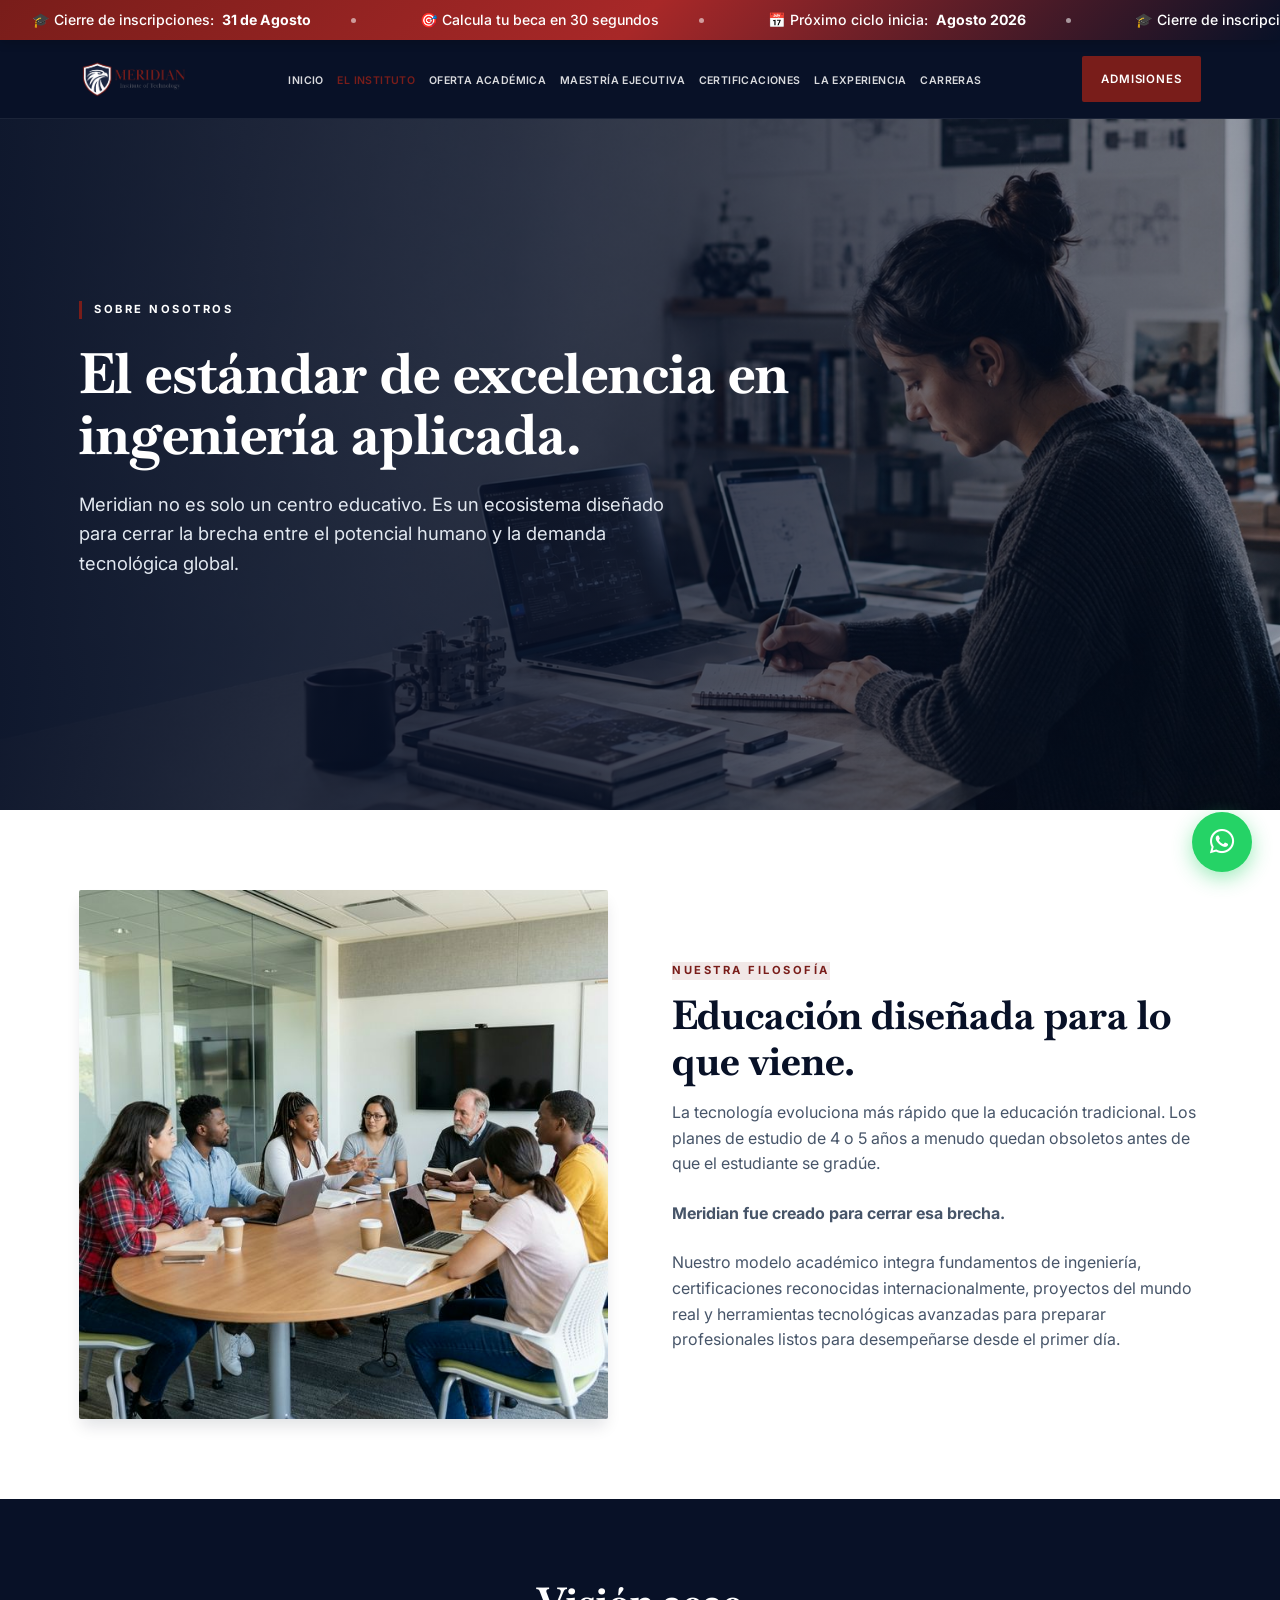
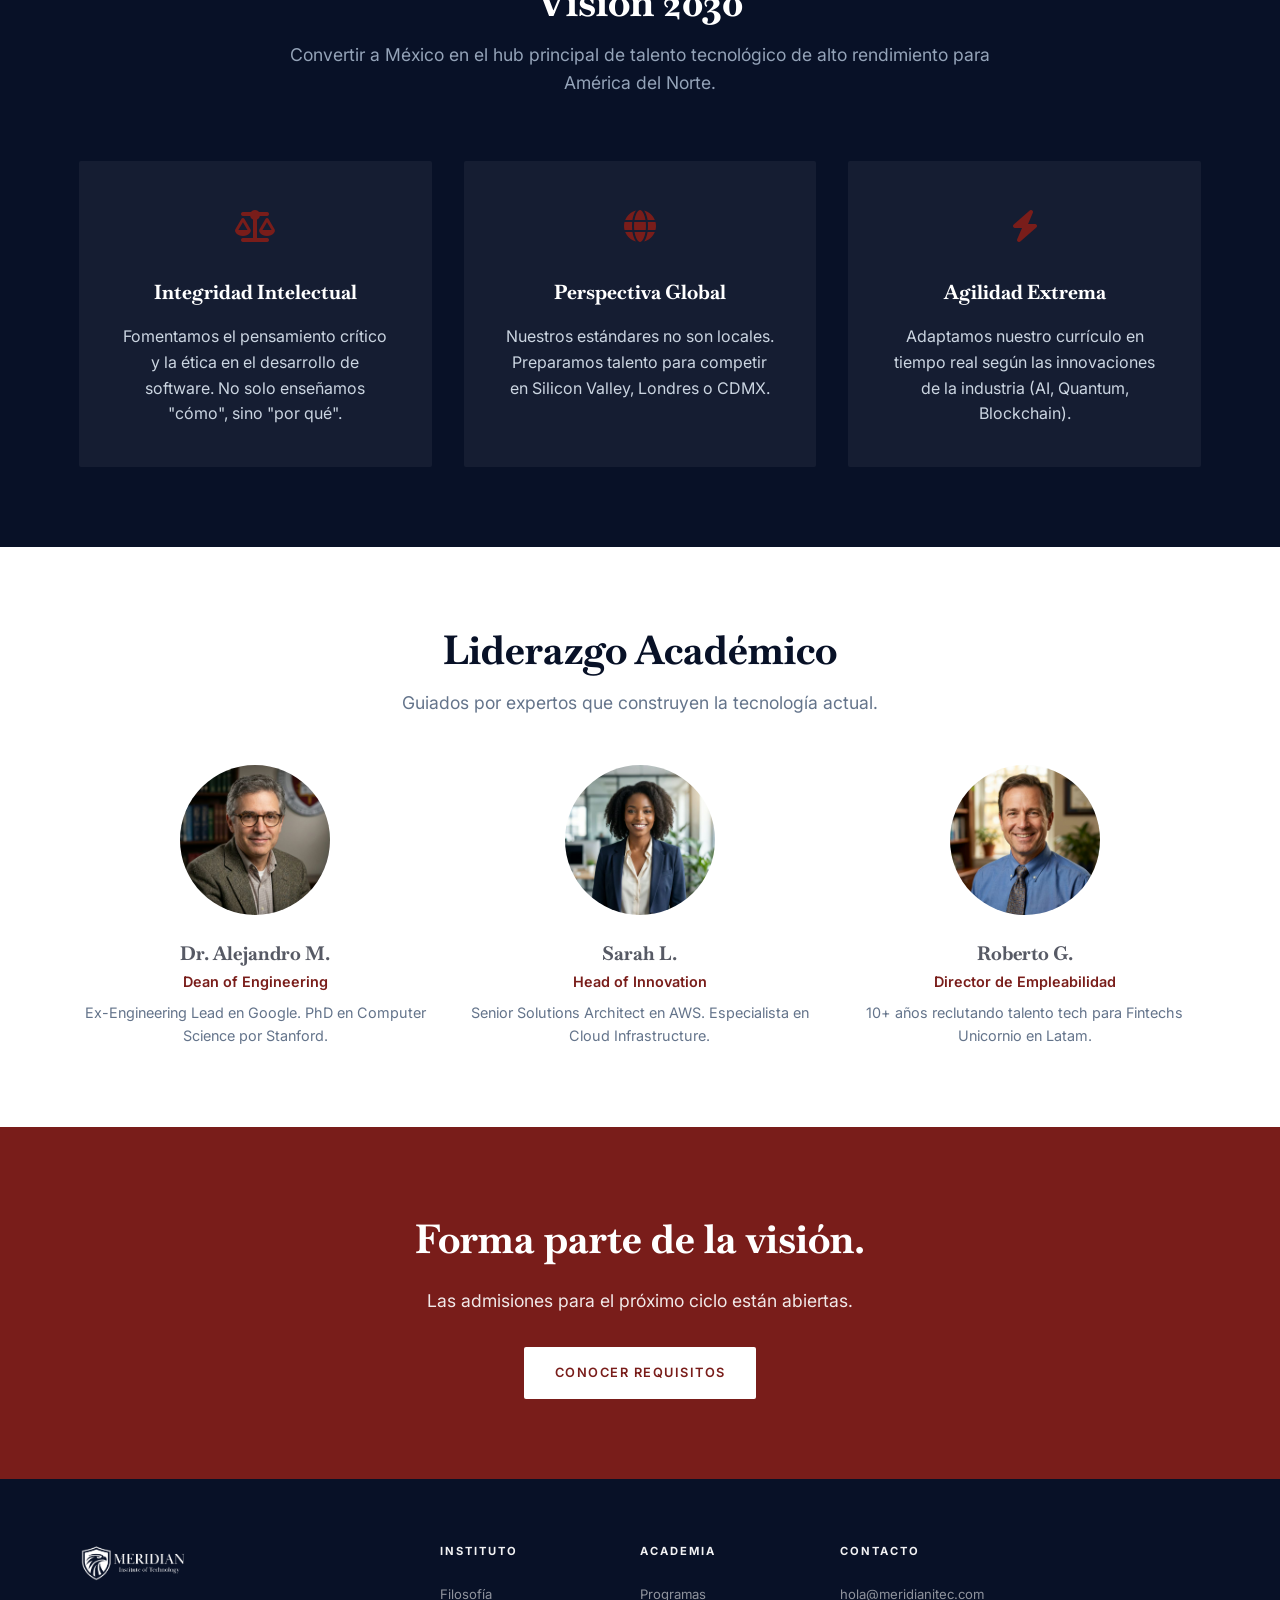
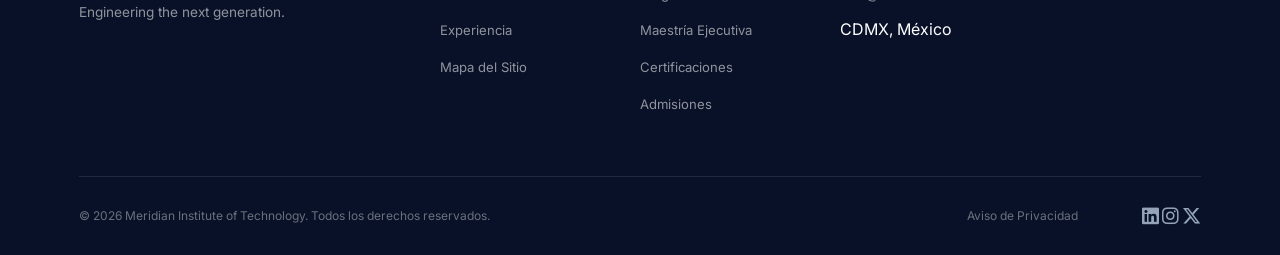
<file: institute.html>
<!DOCTYPE html>
<html lang="es-MX">

<head>
    <meta charset="UTF-8">
    <meta name="viewport" content="width=device-width, initial-scale=1.0">
    <meta name="description"
        content="Meridian Institute of Technology: Nuestra filosofía, modelo académico y visión para el talento tecnológico en México.">
    <title>Meridian Institute of Technology | El Instituto</title>
    <link rel="canonical" href="https://meridianitec.com/institute.html">
    <!-- Open Graph / Social Media Metatags -->
    <meta property="og:type" content="website">
    <meta property="og:url" content="https://meridianitec.com/institute.html">
    <meta property="og:title" content="Meridian Institute of Technology | El Instituto">
    <meta property="og:description"
        content="Meridian Institute of Technology: Nuestra filosofía, modelo académico y visión para el talento tecnológico en México.">
    <meta property="og:image" content="https://meridianitec.com/assets/social-share.jpg">

    <link rel="icon" href="assets/meridian-logo-tab.png" type="image/png">

    <!-- Google Fonts -->
    <link rel="preconnect" href="https://fonts.googleapis.com">
    <link rel="preconnect" href="https://fonts.gstatic.com" crossorigin>
    <link rel="preload" as="style" href="https://fonts.googleapis.com/css2?family=Baskervville:ital@0;1&family=Inter:wght@300;400;600&display=swap"
        onload="this.onload=null;this.rel='stylesheet'">
    <noscript><link rel="stylesheet" href="https://fonts.googleapis.com/css2?family=Baskervville:ital@0;1&family=Inter:wght@300;400;600&display=swap"></noscript>

    <!-- FontAwesome — carga NO bloqueante. Son 100 KB de iconos decorativos que
         estaban en la ruta crítica: el render-delay era el 84 % del LCP.
         integrity+crossorigin verifican el archivo servido por el CDN (SRI).
         El <noscript> mantiene los iconos si el JS está desactivado. -->
    <link rel="preload" as="style" href="https://cdnjs.cloudflare.com/ajax/libs/font-awesome/6.5.1/css/all.min.css"
        integrity="sha384-t1nt8BQoYMLFN5p42tRAtuAAFQaCQODekUVeKKZrEnEyp4H2R0RHFz0KWpmj7i8g" crossorigin="anonymous" referrerpolicy="no-referrer"
        onload="this.onload=null;this.rel='stylesheet'">
    <noscript><link rel="stylesheet" href="https://cdnjs.cloudflare.com/ajax/libs/font-awesome/6.5.1/css/all.min.css"
        integrity="sha384-t1nt8BQoYMLFN5p42tRAtuAAFQaCQODekUVeKKZrEnEyp4H2R0RHFz0KWpmj7i8g" crossorigin="anonymous" referrerpolicy="no-referrer"></noscript>

    <!-- Hoja de Estilos Maestra -->
    <link rel="stylesheet" href="style.css">
</head>

<body>

    <!-- MARQUESINA PROMOCIONAL
         Dos sets idénticos: la animación desplaza -50% para el bucle continuo.
         Si se edita un mensaje hay que tocarlo en AMBOS sets o el bucle salta.
         El segundo set va aria-hidden para no leerlo dos veces. -->
    <div id="promo-bar" class="sticky-promo-bar">
        <a class="promo-marquee" href="index.html#calculadora-becas">
            <div class="promo-marquee-track">
                <span class="promo-item">🎓 Cierre de inscripciones: <strong>31 de Agosto</strong></span>
                <span class="promo-item">🎯 Calcula tu beca en 30 segundos</span>
                <span class="promo-item">📅 Próximo ciclo inicia: <strong>Agosto 2026</strong></span>
                <span class="promo-item" aria-hidden="true">🎓 Cierre de inscripciones: <strong>31 de Agosto</strong></span>
                <span class="promo-item" aria-hidden="true">🎯 Calcula tu beca en 30 segundos</span>
                <span class="promo-item" aria-hidden="true">📅 Próximo ciclo inicia: <strong>Agosto 2026</strong></span>
            </div>
        </a>
    </div>

    <!-- NAV (Misma estructura, link activo actualizado) -->
    <header class="main-header glass-effect">
        <div class="container nav-container">
            <div class="logo">
                <a href="index.html">
                    <img decoding="async" src="assets/logo-meridian.jpg" alt="Meridian Institute of Technology Logo">
                </a>
            </div>

            <nav class="main-nav">
                <ul class="nav-list">
                    <!-- Nota: Clase 'active-link' podría agregarse en el futuro al CSS para resaltar la página actual -->
                    <li><a href="index.html" class="nav-link">Inicio</a></li>
                    <li><a href="institute.html" class="nav-link" style="color: var(--primary-color);">El Instituto</a>
                    </li>
                    <li><a href="programs.html" class="nav-link">Oferta Académica</a></li>
                    <li><a href="maestria-ejecutiva.html" class="nav-link">Maestría Ejecutiva</a></li>
                    <li><a href="certifications.html" class="nav-link">Certificaciones</a></li>
                    <li><a href="experience.html" class="nav-link">La Experiencia</a></li>
                    <li><a href="careers.html" class="nav-link">Carreras</a></li>
                </ul>
            </nav>

            <div class="nav-actions">
                <a href="admissions.html" class="btn btn-primary">Admisiones</a>
                <button class="menu-toggle" aria-label="Abrir menú">
                    <i class="fa-solid fa-bars"></i>
                </button>
            </div>
        </div>
    </header>

    <main>
        <!-- 1. HERO INSTITUCIONAL -->
        <!-- Reutilizamos hero-section pero cambiamos la imagen y textos -->
        <section class="hero-section">
            <div class="hero-bg-overlay"></div>
            <img fetchpriority="high" decoding="async" src="assets/institute-bg.jpg" srcset="assets/institute-bg-960.jpg 960w, assets/institute-bg.jpg 1920w" sizes="100vw" alt="Arquitectura Meridian" class="hero-bg-img" width="1920" height="1080">

            <div class="container hero-content">
                <span class="hero-eyebrow">Sobre Nosotros</span>
                <h1 class="hero-title">El estándar de excelencia en ingeniería aplicada.</h1>
                <p class="hero-subtitle">
                    Meridian no es solo un centro educativo. Es un ecosistema diseñado para cerrar la brecha entre el
                    potencial humano y la demanda tecnológica global.
                </p>
            </div>
        </section>

        <!-- 2. FILOSOFÍA (Texto Editorial) -->
        <section class="section-padding">
            <div class="container">
                <div class="split-layout">
                    <div class="visual-content">
                        <!-- Imagen decorativa o abstracta -->
                        <img loading="lazy" decoding="async" src="assets/philosophy-img.jpg" alt="Estudiantes colaborando"
                            style="border-radius: var(--border-radius); box-shadow: var(--shadow-lg);">
                    </div>
                    <div class="text-content">
                        <span class="tag"
                            style="color: var(--primary-color); background: rgba(121, 29, 26, 0.1);">Nuestra
                            Filosofía</span>
                        <h2 class="section-title">Educación diseñada para lo que viene.</h2>
                        <p style="margin-bottom: 1.5rem; color: #475569;">
                            La tecnología evoluciona más rápido que la educación tradicional. Los planes de estudio de 4
                            o 5 años a menudo quedan obsoletos antes de que el estudiante se gradúe.
                        </p>
                        <p style="margin-bottom: 1.5rem; color: #475569;">
                            <strong>Meridian fue creado para cerrar esa brecha.</strong>
                        </p>
                        <p style="color: #475569;">
                            Nuestro modelo académico integra fundamentos de ingeniería, certificaciones reconocidas
                            internacionalmente, proyectos del mundo real y herramientas tecnológicas avanzadas para
                            preparar profesionales listos para desempeñarse desde el primer día.
                        </p>
                    </div>
                </div>
            </div>
        </section>

        <!-- 3. VISIÓN 2030 & VALORES -->
        <section class="section-padding dark-bg">
            <div class="container text-center">
                <h2 class="section-title">Visión 2030</h2>
                <p class="section-desc" style="margin-bottom: 4rem;">
                    Convertir a México en el hub principal de talento tecnológico de alto rendimiento para América del
                    Norte.
                </p>

                <div class="grid-3-col">
                    <!-- Valor 1 -->
                    <div class="card-feature" style="background: rgba(255,255,255,0.05); color: white; border: none;">
                        <div class="card-icon">
                            <i class="fa-solid fa-scale-balanced"></i>
                        </div>
                        <h3 class="card-title" style="color: white;">Integridad Intelectual</h3>
                        <p class="card-text" style="color: #cbd5e1;">
                            Fomentamos el pensamiento crítico y la ética en el desarrollo de software. No solo enseñamos
                            "cómo", sino "por qué".
                        </p>
                    </div>

                    <!-- Valor 2 -->
                    <div class="card-feature" style="background: rgba(255,255,255,0.05); color: white; border: none;">
                        <div class="card-icon">
                            <i class="fa-solid fa-globe"></i>
                        </div>
                        <h3 class="card-title" style="color: white;">Perspectiva Global</h3>
                        <p class="card-text" style="color: #cbd5e1;">
                            Nuestros estándares no son locales. Preparamos talento para competir en Silicon Valley,
                            Londres o CDMX.
                        </p>
                    </div>

                    <!-- Valor 3 -->
                    <div class="card-feature" style="background: rgba(255,255,255,0.05); color: white; border: none;">
                        <div class="card-icon">
                            <i class="fa-solid fa-bolt"></i>
                        </div>
                        <h3 class="card-title" style="color: white;">Agilidad Extrema</h3>
                        <p class="card-text" style="color: #cbd5e1;">
                            Adaptamos nuestro currículo en tiempo real según las innovaciones de la industria (AI,
                            Quantum, Blockchain).
                        </p>
                    </div>
                </div>
            </div>
        </section>

        <!-- 4. LIDERAZGO / FACULTY (Estructura simplificada) -->
        <section class="section-padding">
            <div class="container">
                <div class="section-header text-center">
                    <h2 class="section-title">Liderazgo Académico</h2>
                    <p class="section-desc">Guiados por expertos que construyen la tecnología actual.</p>
                </div>

                <div class="grid-3-col">
                    <!-- Perfil 1 -->
                    <article class="text-center">
                        <img loading="lazy" decoding="async" src="assets/faculty-1.jpg" alt="Director Académico"
                            style="width: 150px; height: 150px; border-radius: 50%; object-fit: cover; margin: 0 auto 1.5rem;">
                        <h3 style="font-family: var(--font-display); font-size: 1.2rem;">Dr. Alejandro M.</h3>
                        <p
                            style="color: var(--primary-color); font-weight: 600; font-size: 0.9rem; margin-bottom: 0.5rem;">
                            Dean of Engineering</p>
                        <p style="font-size: 0.9rem; color: #64748b;">Ex-Engineering Lead en Google. PhD en Computer
                            Science por Stanford.</p>
                    </article>

                    <!-- Perfil 2 -->
                    <article class="text-center">
                        <img loading="lazy" decoding="async" src="assets/faculty-2.jpg" alt="Head of Innovation"
                            style="width: 150px; height: 150px; border-radius: 50%; object-fit: cover; margin: 0 auto 1.5rem;">
                        <h3 style="font-family: var(--font-display); font-size: 1.2rem;">Sarah L.</h3>
                        <p
                            style="color: var(--primary-color); font-weight: 600; font-size: 0.9rem; margin-bottom: 0.5rem;">
                            Head of Innovation</p>
                        <p style="font-size: 0.9rem; color: #64748b;">Senior Solutions Architect en AWS. Especialista en
                            Cloud Infrastructure.</p>
                    </article>

                    <!-- Perfil 3 -->
                    <article class="text-center">
                        <img loading="lazy" decoding="async" src="assets/faculty-3.jpg" alt="Career Services"
                            style="width: 150px; height: 150px; border-radius: 50%; object-fit: cover; margin: 0 auto 1.5rem;">
                        <h3 style="font-family: var(--font-display); font-size: 1.2rem;">Roberto G.</h3>
                        <p
                            style="color: var(--primary-color); font-weight: 600; font-size: 0.9rem; margin-bottom: 0.5rem;">
                            Director de Empleabilidad</p>
                        <p style="font-size: 0.9rem; color: #64748b;">10+ años reclutando talento tech para Fintechs
                            Unicornio en Latam.</p>
                    </article>
                </div>
            </div>
        </section>

        <!-- CTA Institucional -->
        <section class="cta-section theme-red">
            <div class="container text-center">
                <h2 class="cta-title">Forma parte de la visión.</h2>
                <p class="cta-text">Las admisiones para el próximo ciclo están abiertas.</p>
                <a href="admissions.html" class="btn btn-white">Conocer requisitos</a>
            </div>
        </section>
    </main>

    <!-- FOOTER (Idéntico al Index) -->
    <footer class="main-footer dark-bg">
        <div class="container">
            <div class="footer-top">
                <div class="footer-brand">
                    <img loading="lazy" decoding="async" src="assets/logo-meridian-bco.png" alt="Meridian Logo" class="footer-logo">
                    <p>Engineering the next generation.</p>
                </div>

                <div class="footer-links">
                    <div class="link-column">
                        <h2>Instituto</h2>
                        <ul>
                            <li><a href="institute.html">Filosofía</a></li>
                            <li><a href="experience.html">Experiencia</a></li>
                            <li><a href="sitemap.html">Mapa del Sitio</a></li>
                        </ul>
                    </div>
                    <div class="link-column">
                        <h2>Academia</h2>
                        <ul>
                            <li><a href="programs.html">Programas</a></li>
                            <li><a href="maestria-ejecutiva.html">Maestría Ejecutiva</a></li>
                            <li><a href="certifications.html">Certificaciones</a></li>
                            <li><a href="admissions.html">Admisiones</a></li>
                        </ul>
                    </div>
                    <div class="link-column">
                        <h2>Contacto</h2>
                        <ul>
                            <li><a href="mailto:hola@meridianitec.com">hola@meridianitec.com</a></li>
                            <li>CDMX, México</li>
                        </ul>
                    </div>
                </div>
            </div>

            <div class="footer-bottom">
                <p>&copy; 2026 Meridian Institute of Technology. Todos los derechos reservados.</p>
                <div class="footer-legal-links" style="margin-left: auto; margin-right: 2rem;">
                    <a href="privacy.html" style="color: #64748b; font-size: 0.85rem; margin-right: 1rem;">Aviso de
                        Privacidad</a>
                </div>
                <div class="social-links">
                    <a href="#" aria-label="LinkedIn"><i class="fa-brands fa-linkedin"></i></a>
                    <a href="#" aria-label="Instagram"><i class="fa-brands fa-instagram"></i></a>
                    <a href="#" aria-label="Twitter"><i class="fa-brands fa-x-twitter"></i></a>
                </div>
            </div>
        </div>
    </footer>

    <!-- WhatsApp FAB -->
    <a href="https://wa.me/5215565029451?text=Hola%2C%20tengo%20dudas%20sobre%20Meridian%20Institute" class="whatsapp-fab" target="_blank" rel="noopener" aria-label="Chat por WhatsApp">
        <i class="fa-brands fa-whatsapp"></i>
    </a>

    <!-- Social Proof Toasts -->

    <!-- Script Global -->
    <script src="main.js"></script>
    <script src="conversion.js"></script>
</body>

</html>
</file>
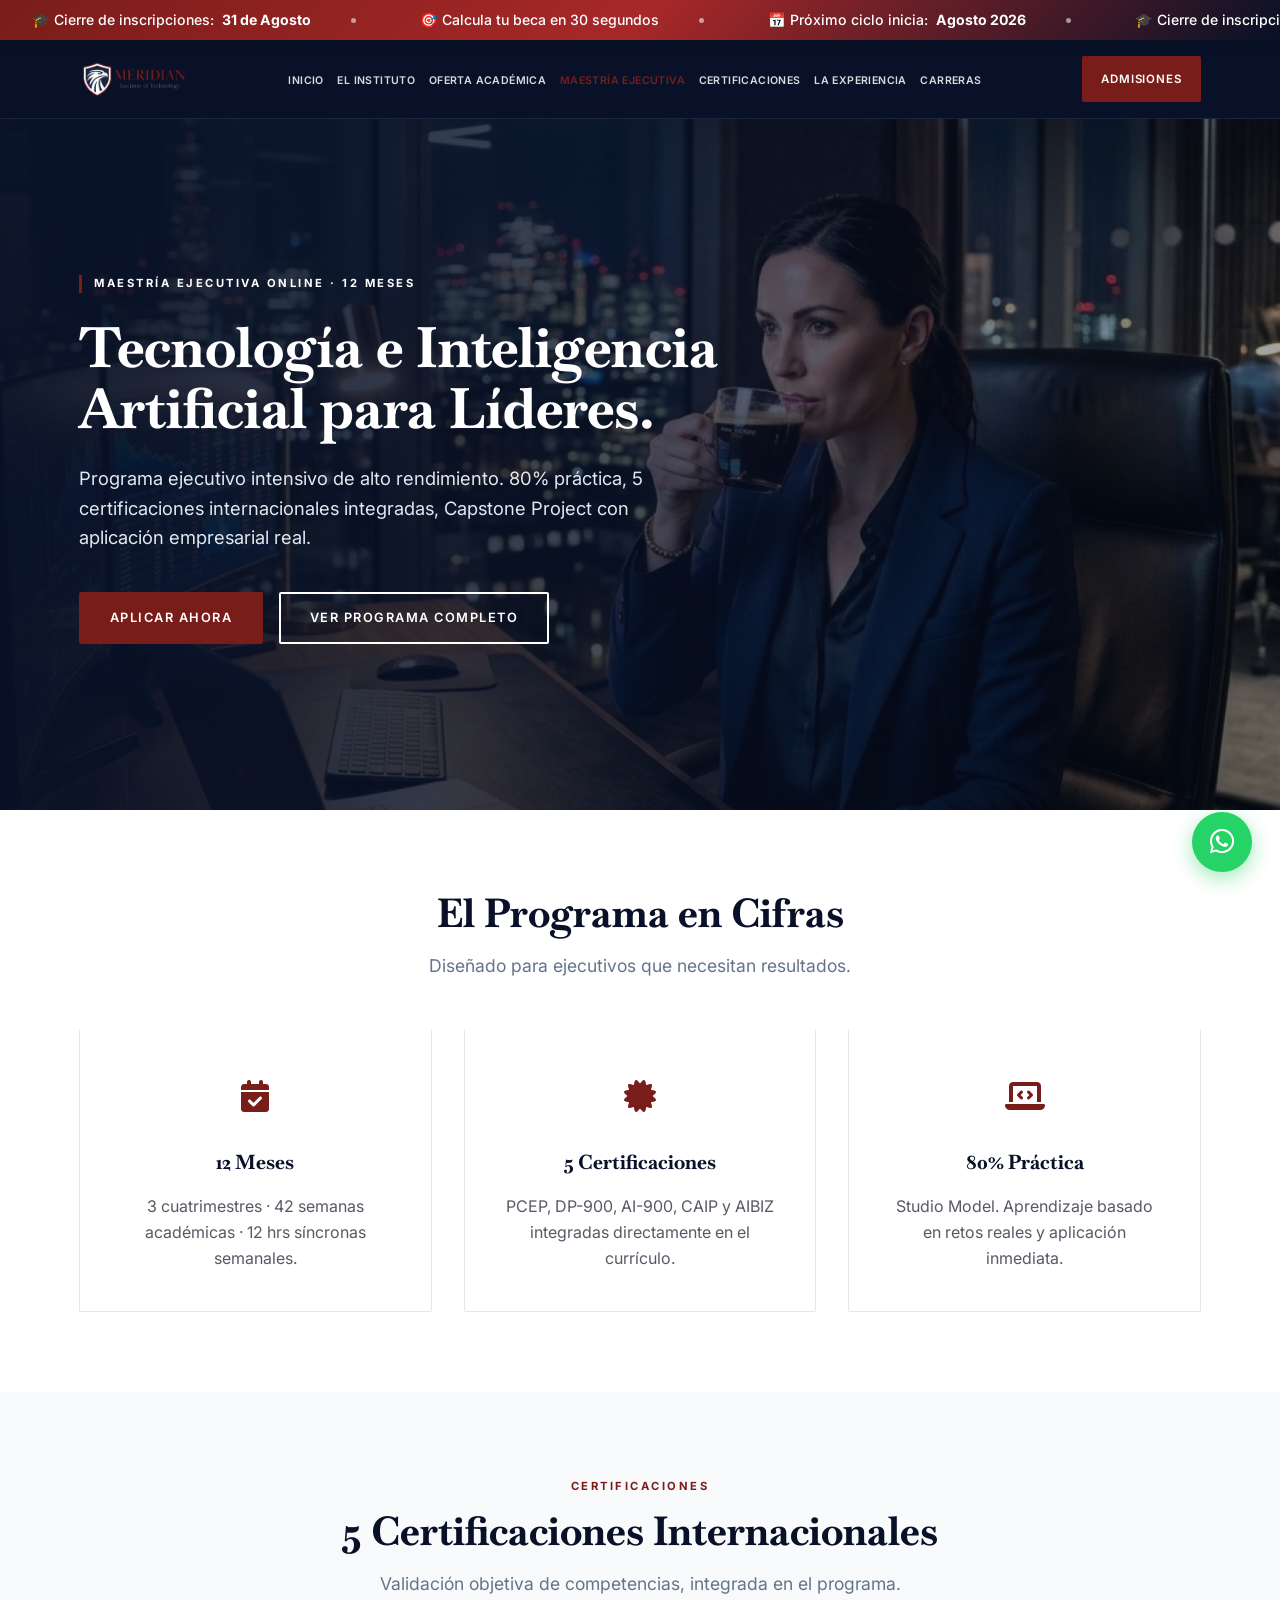
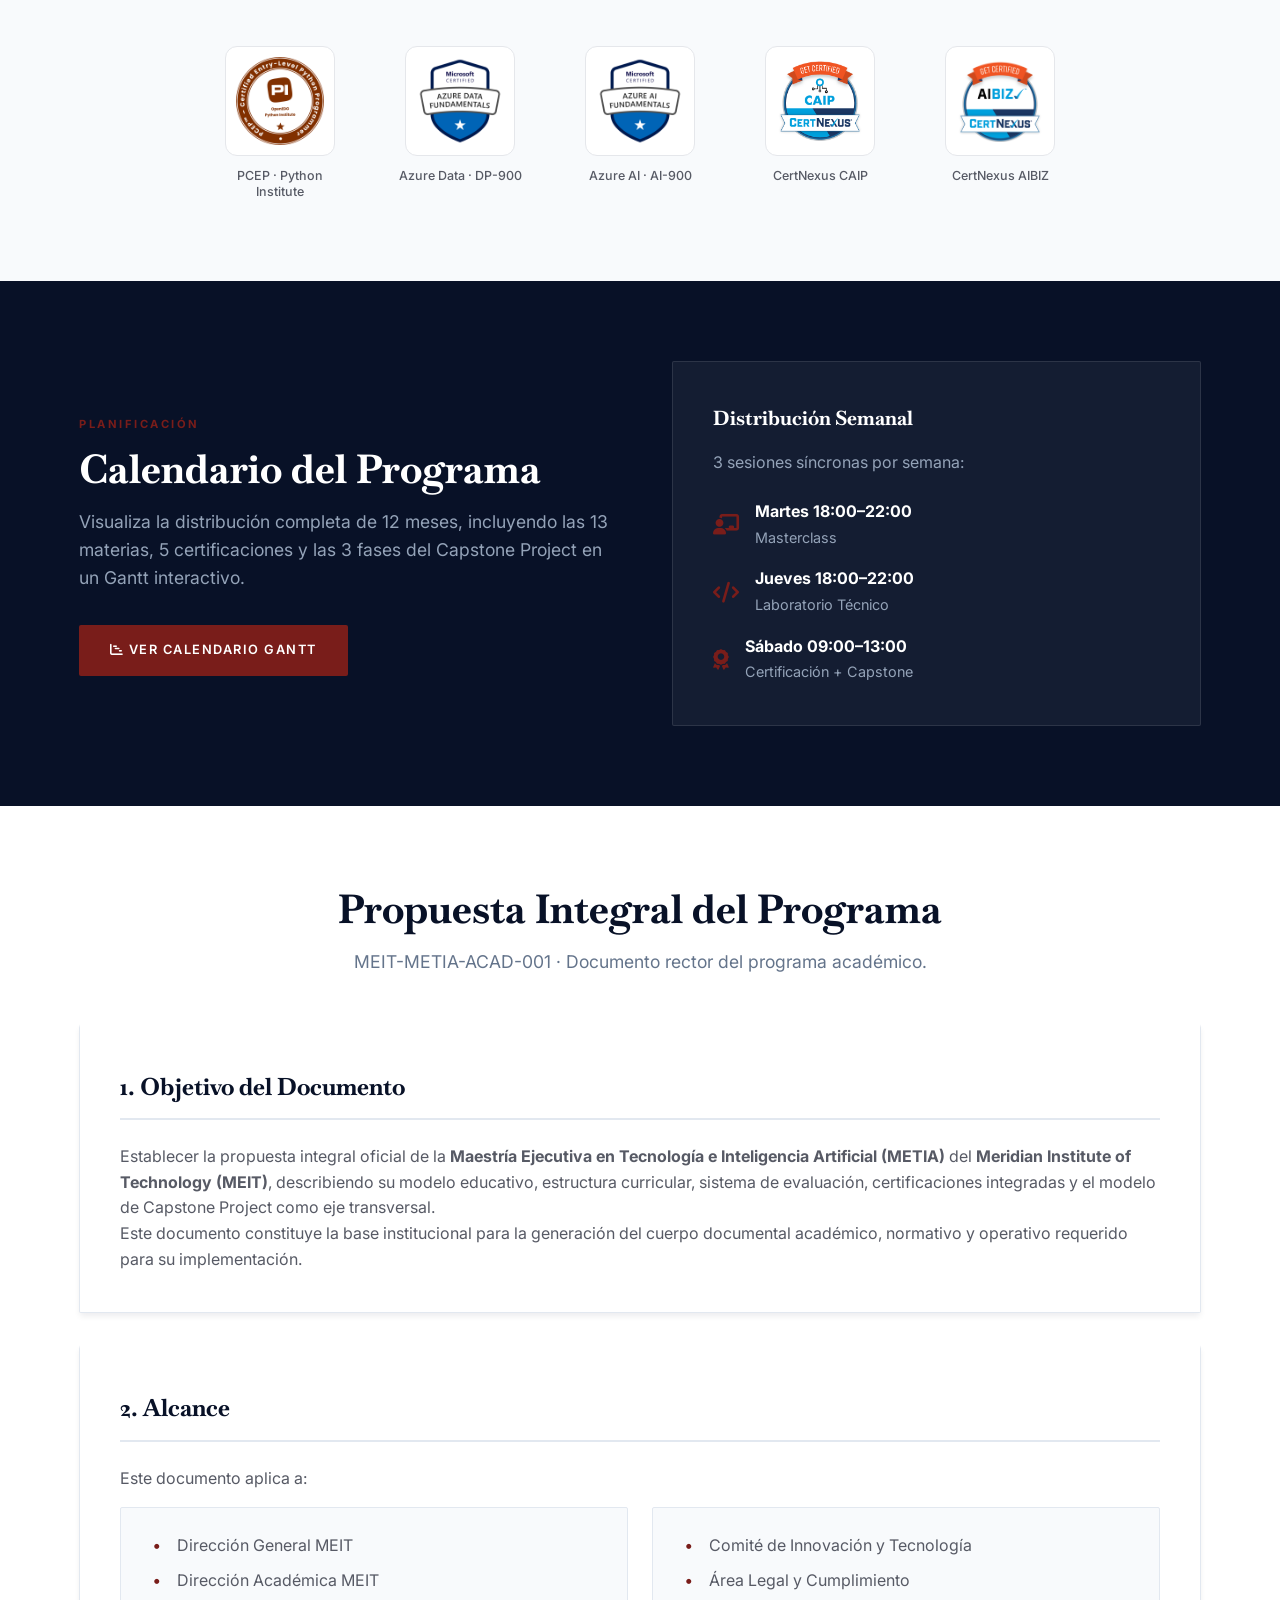
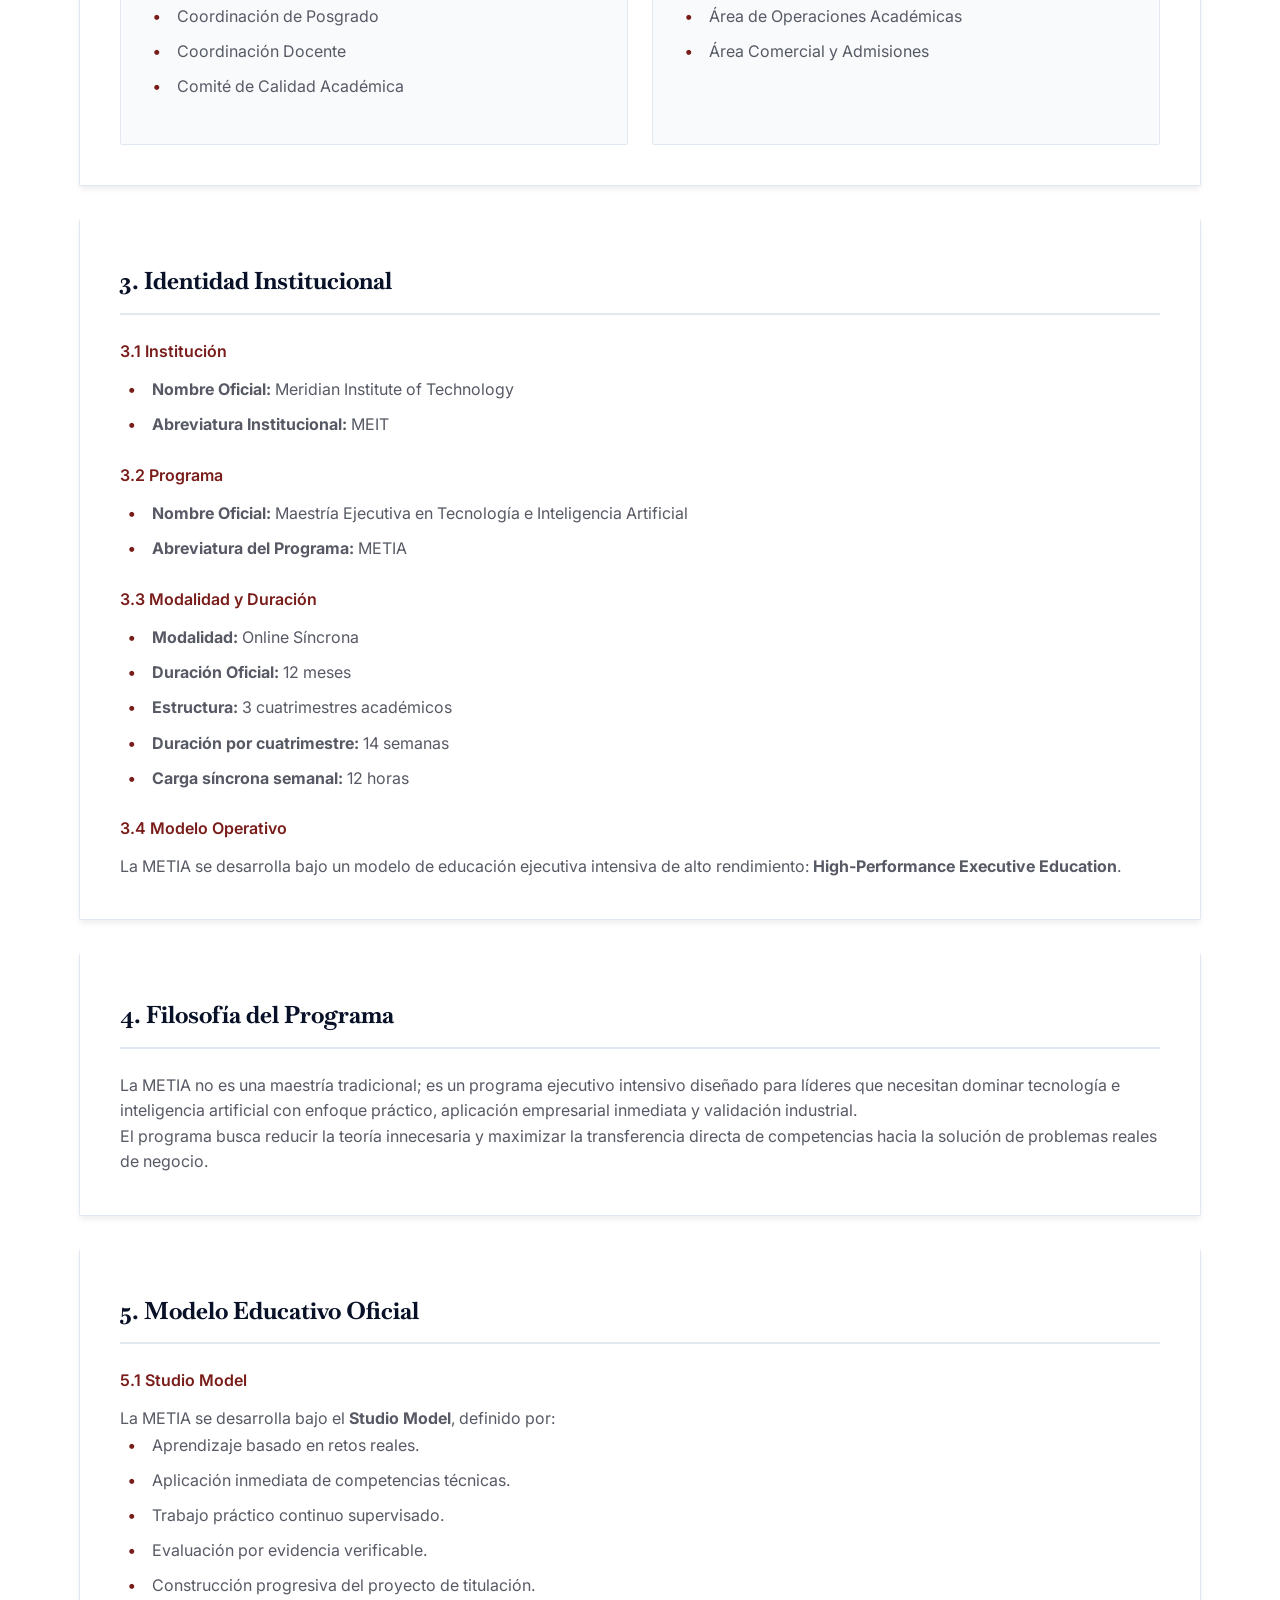
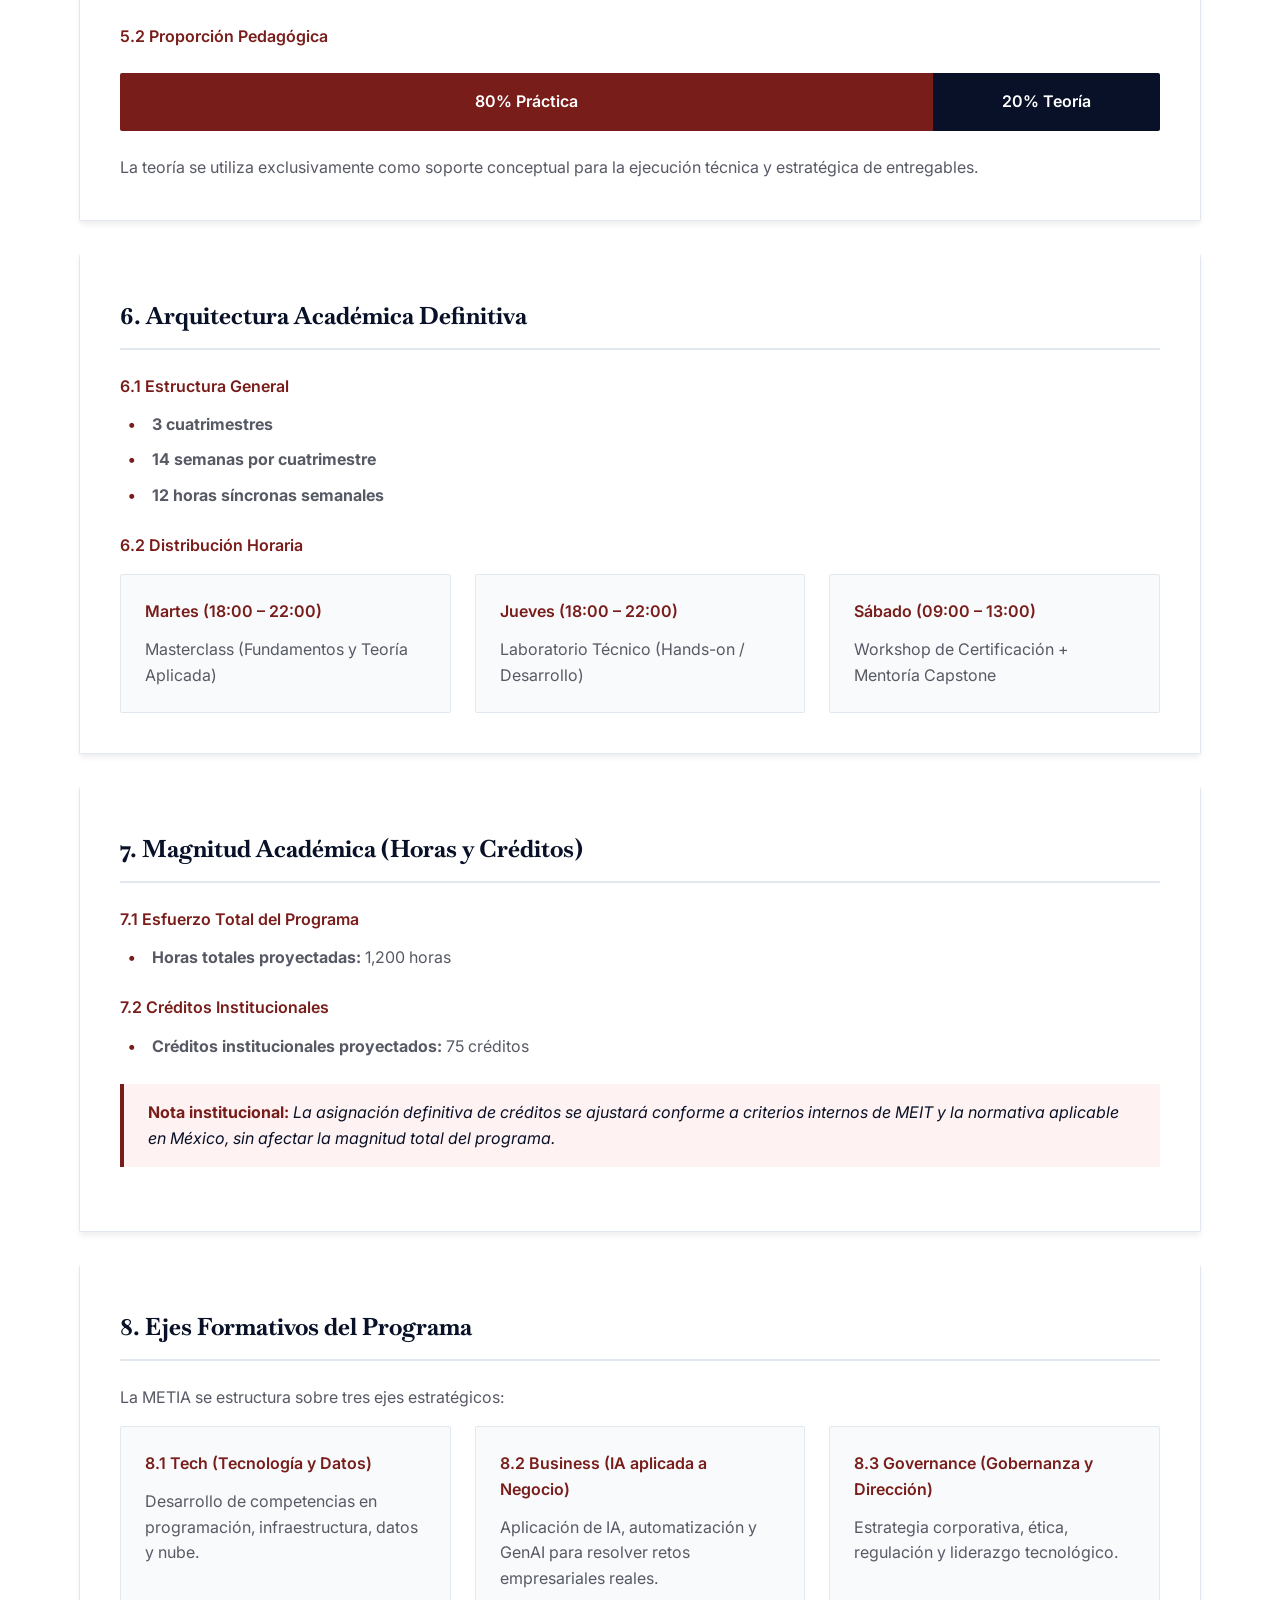
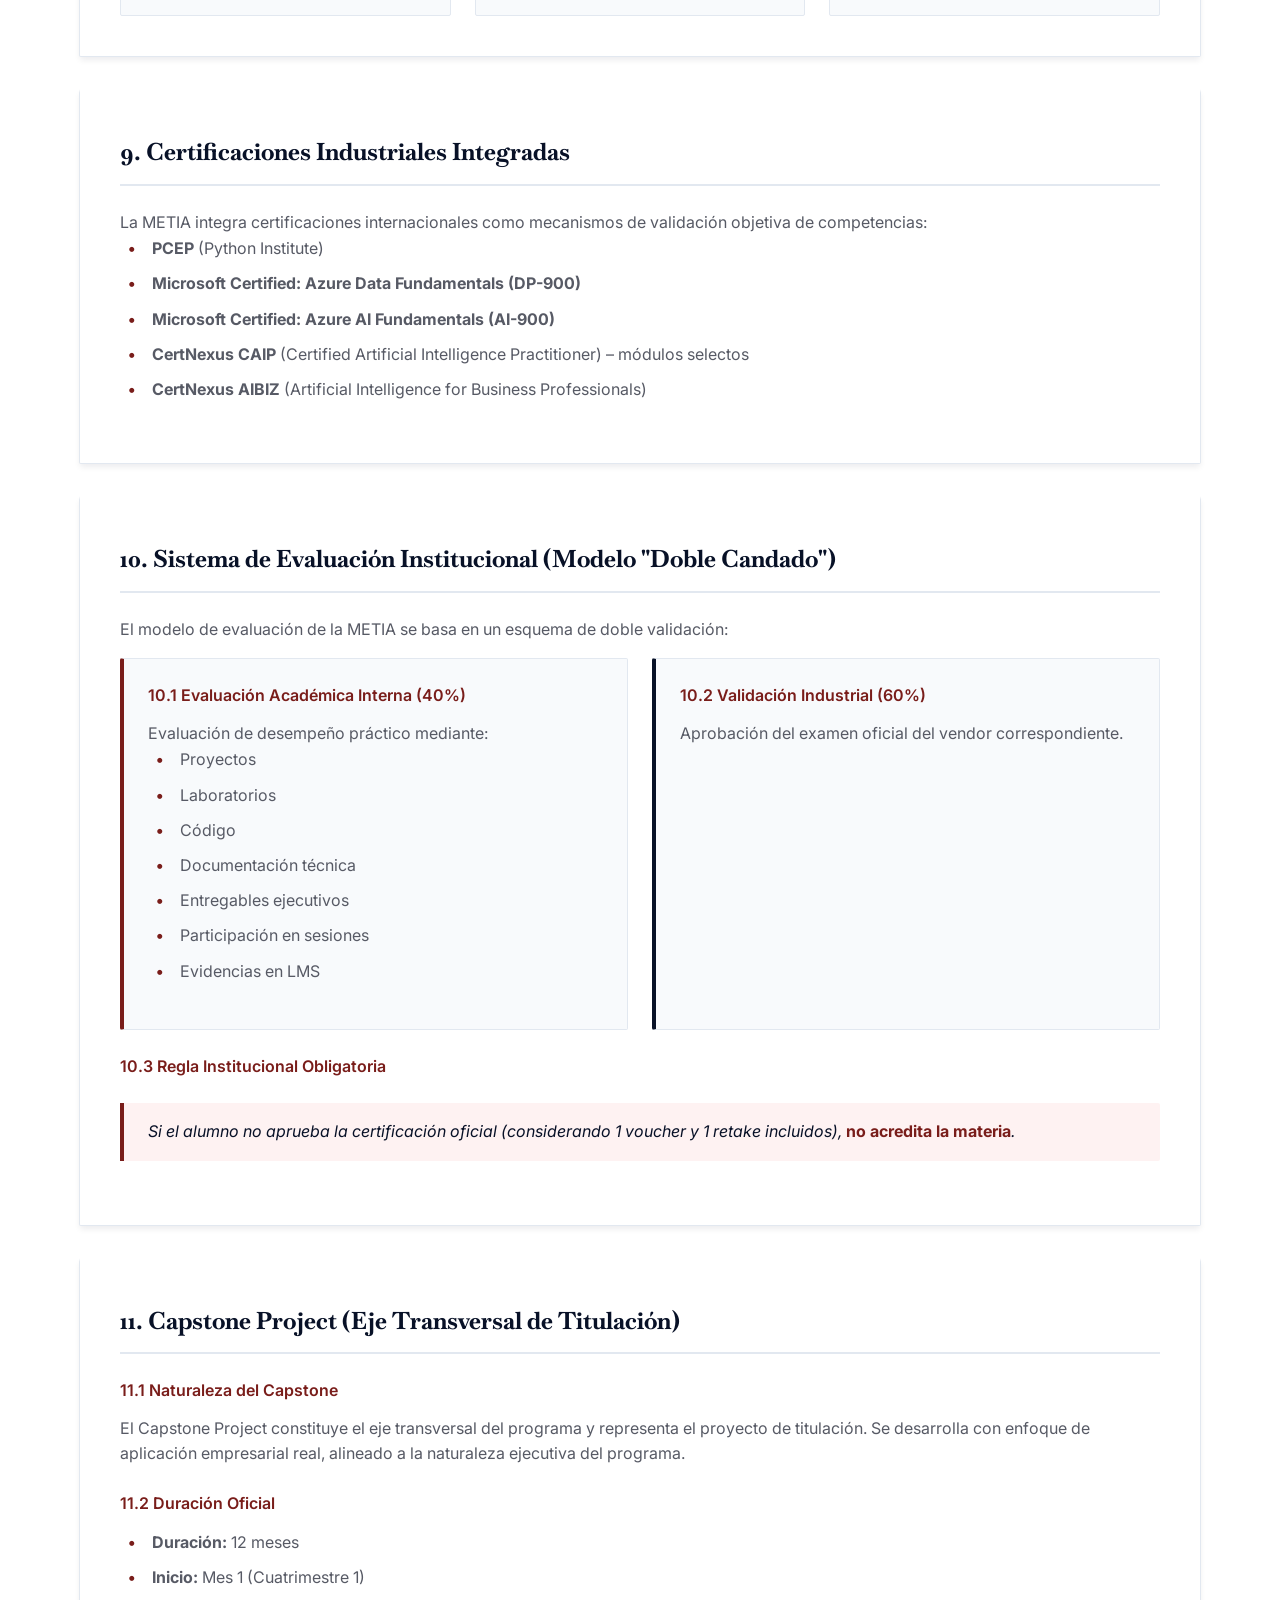
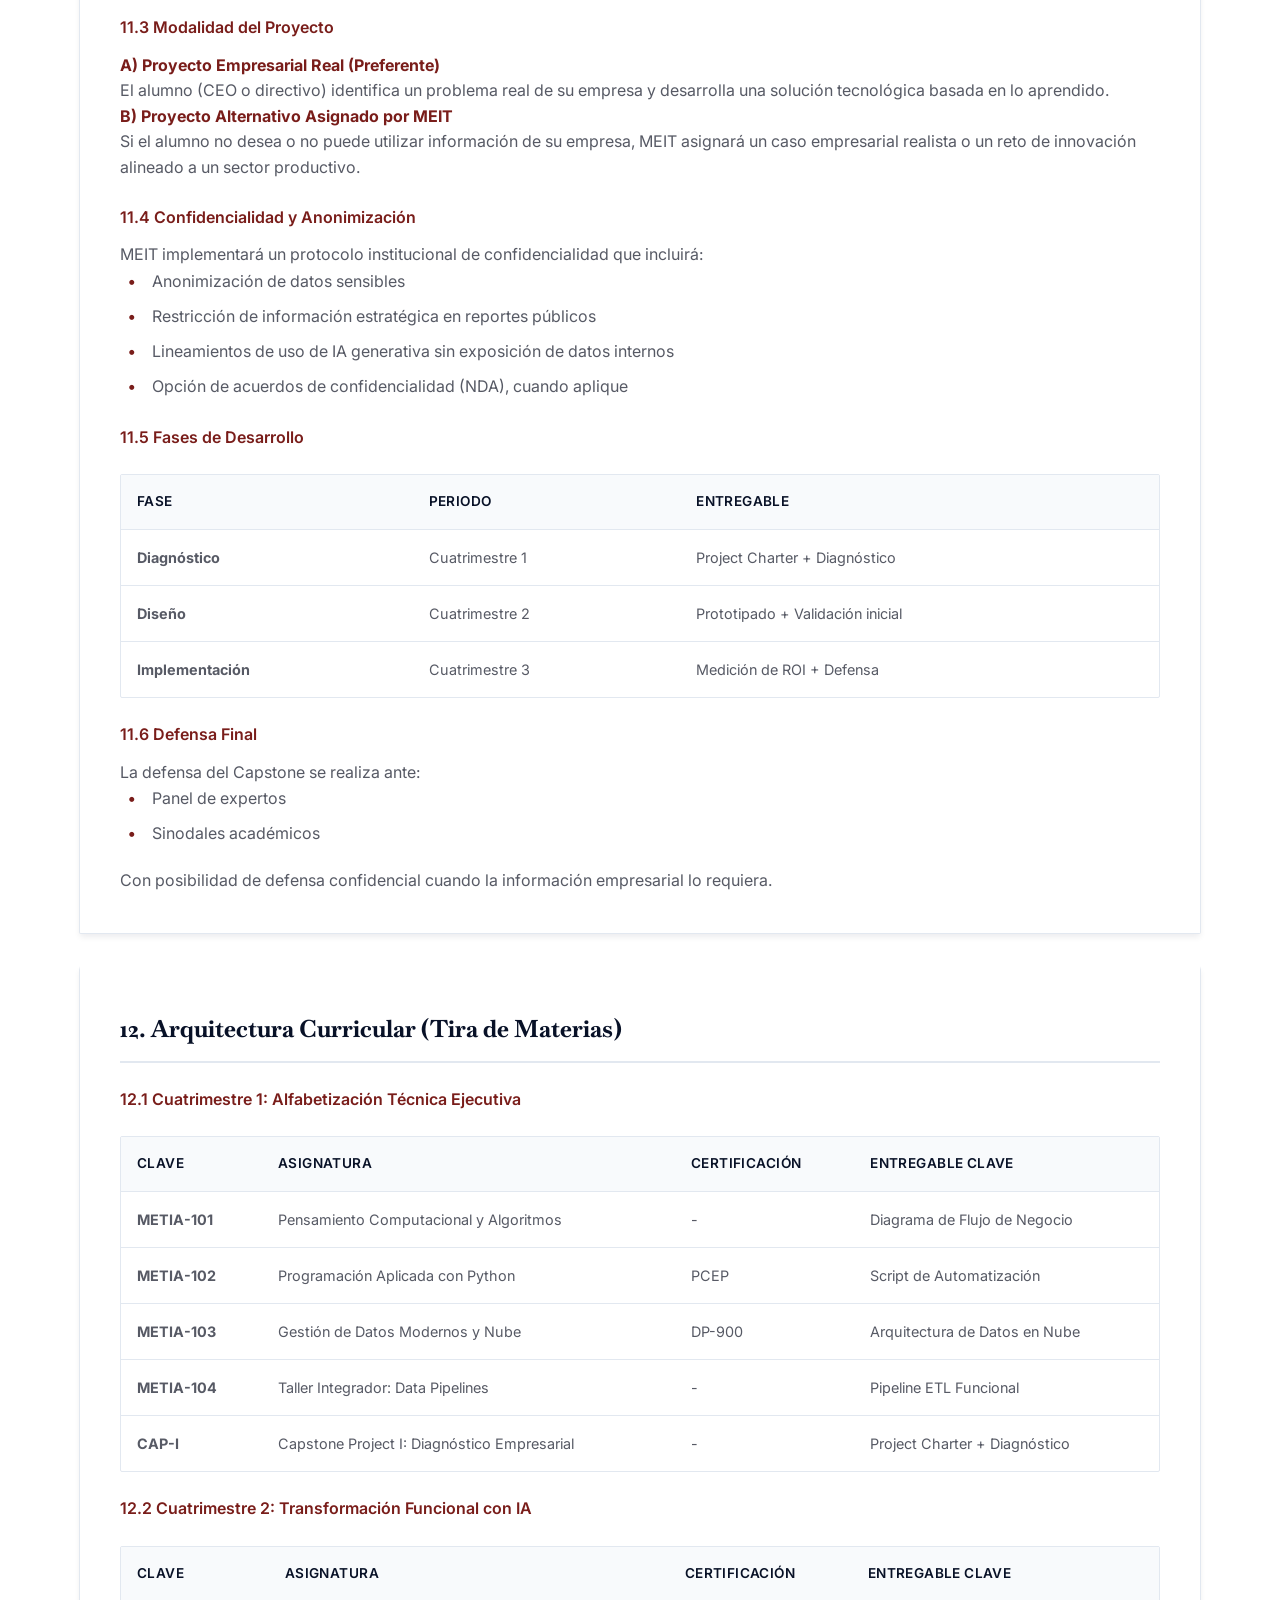
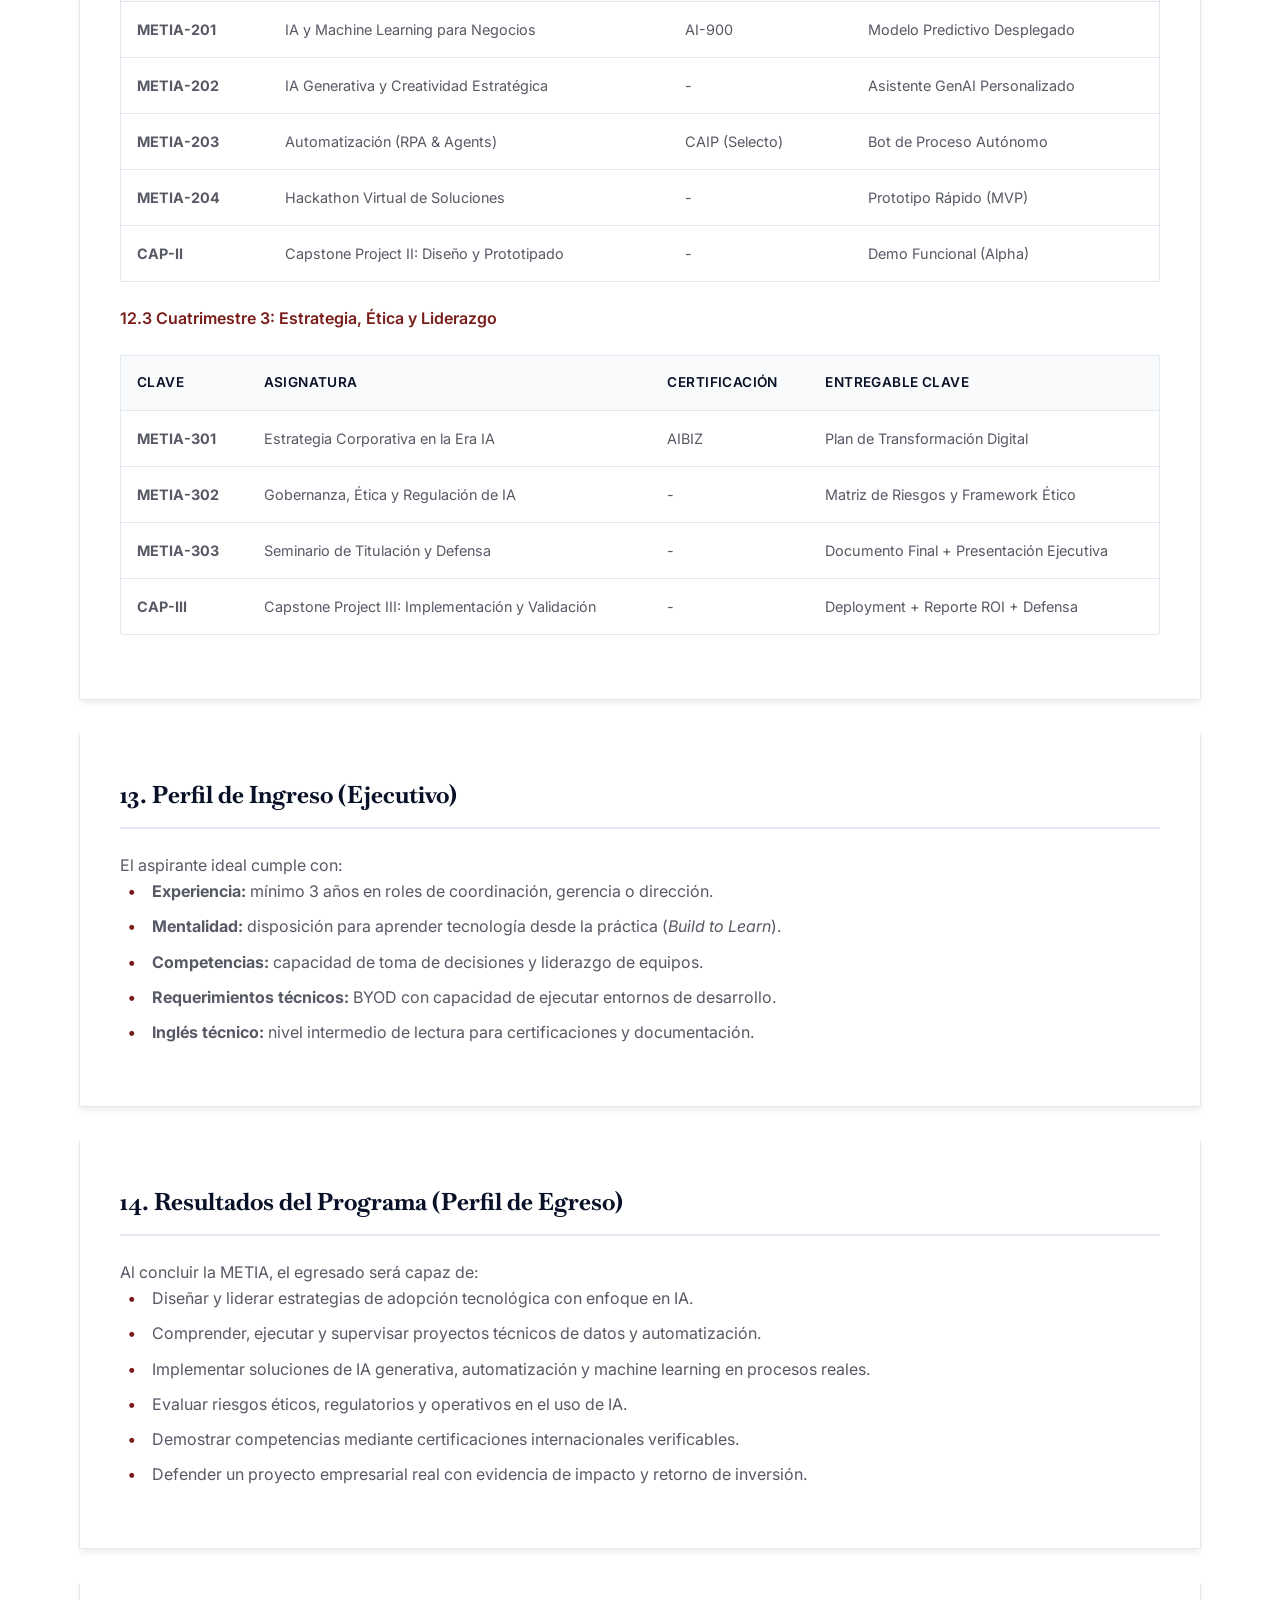
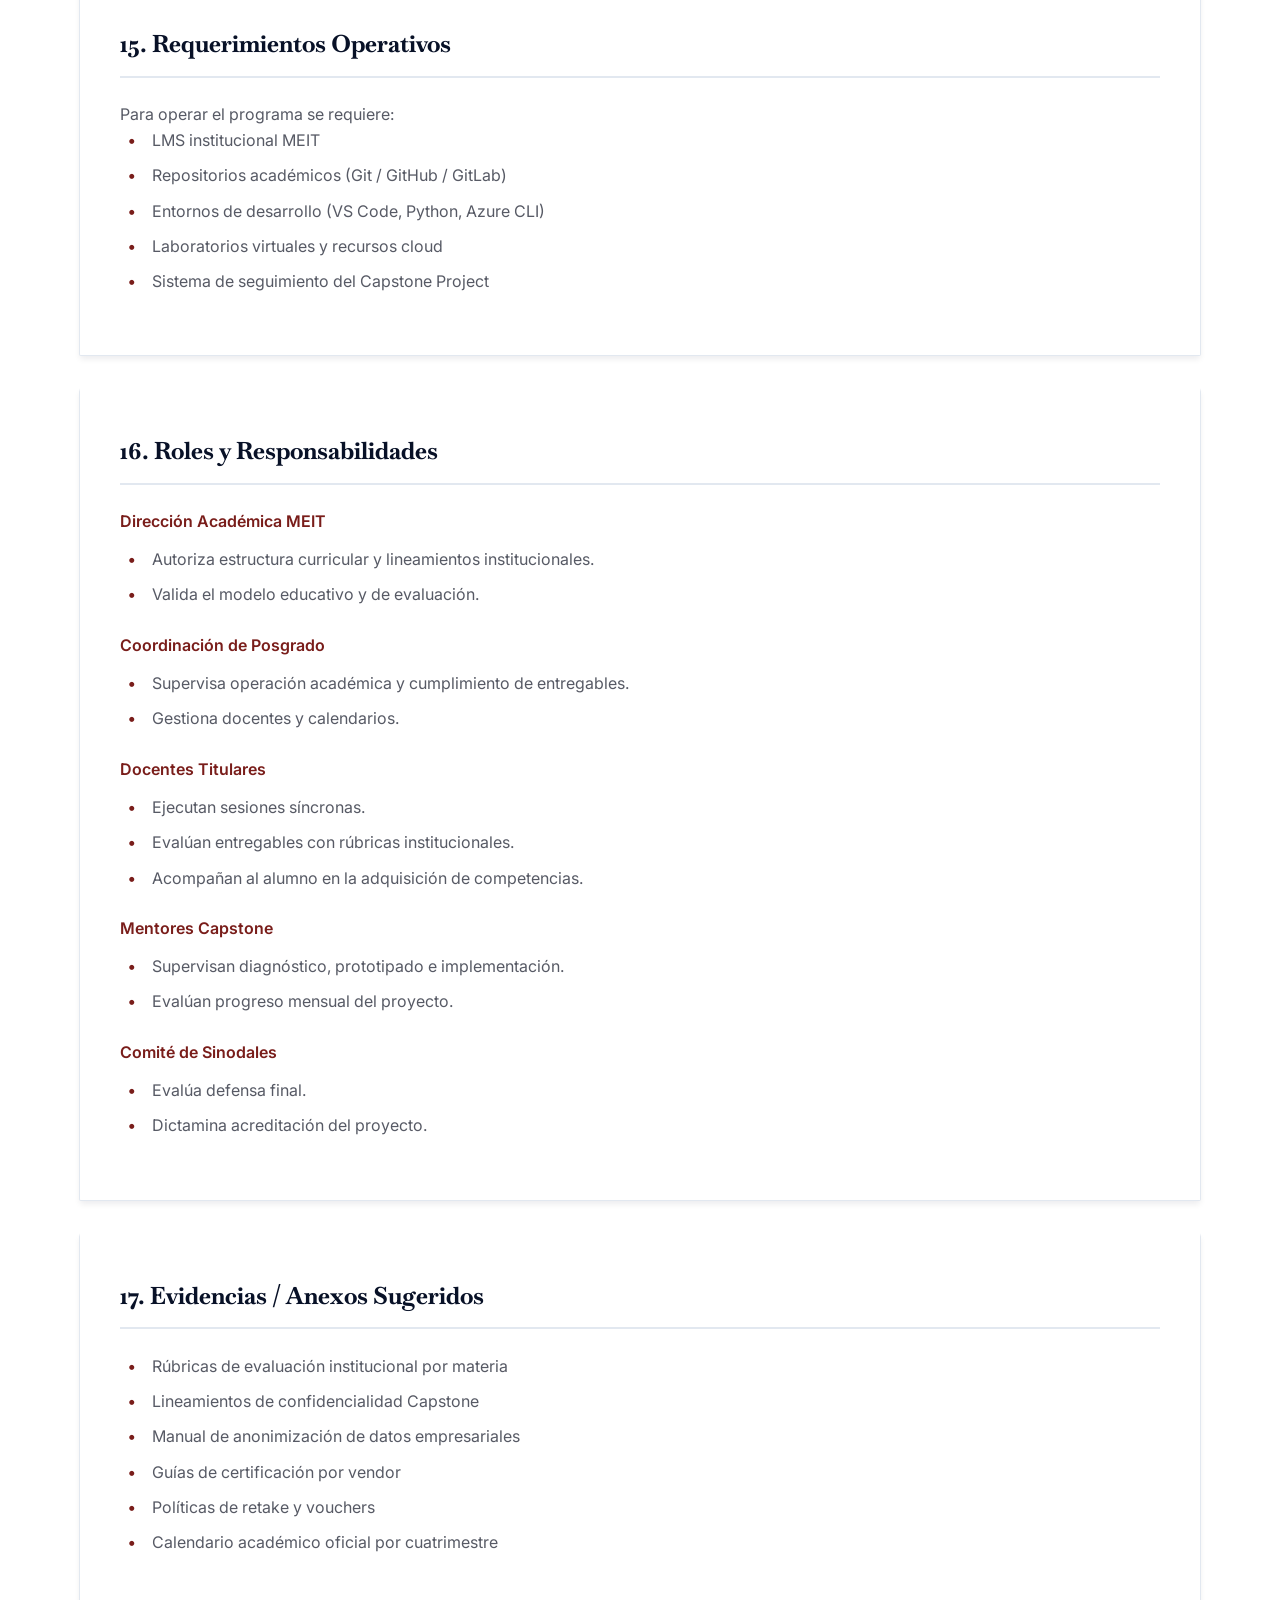
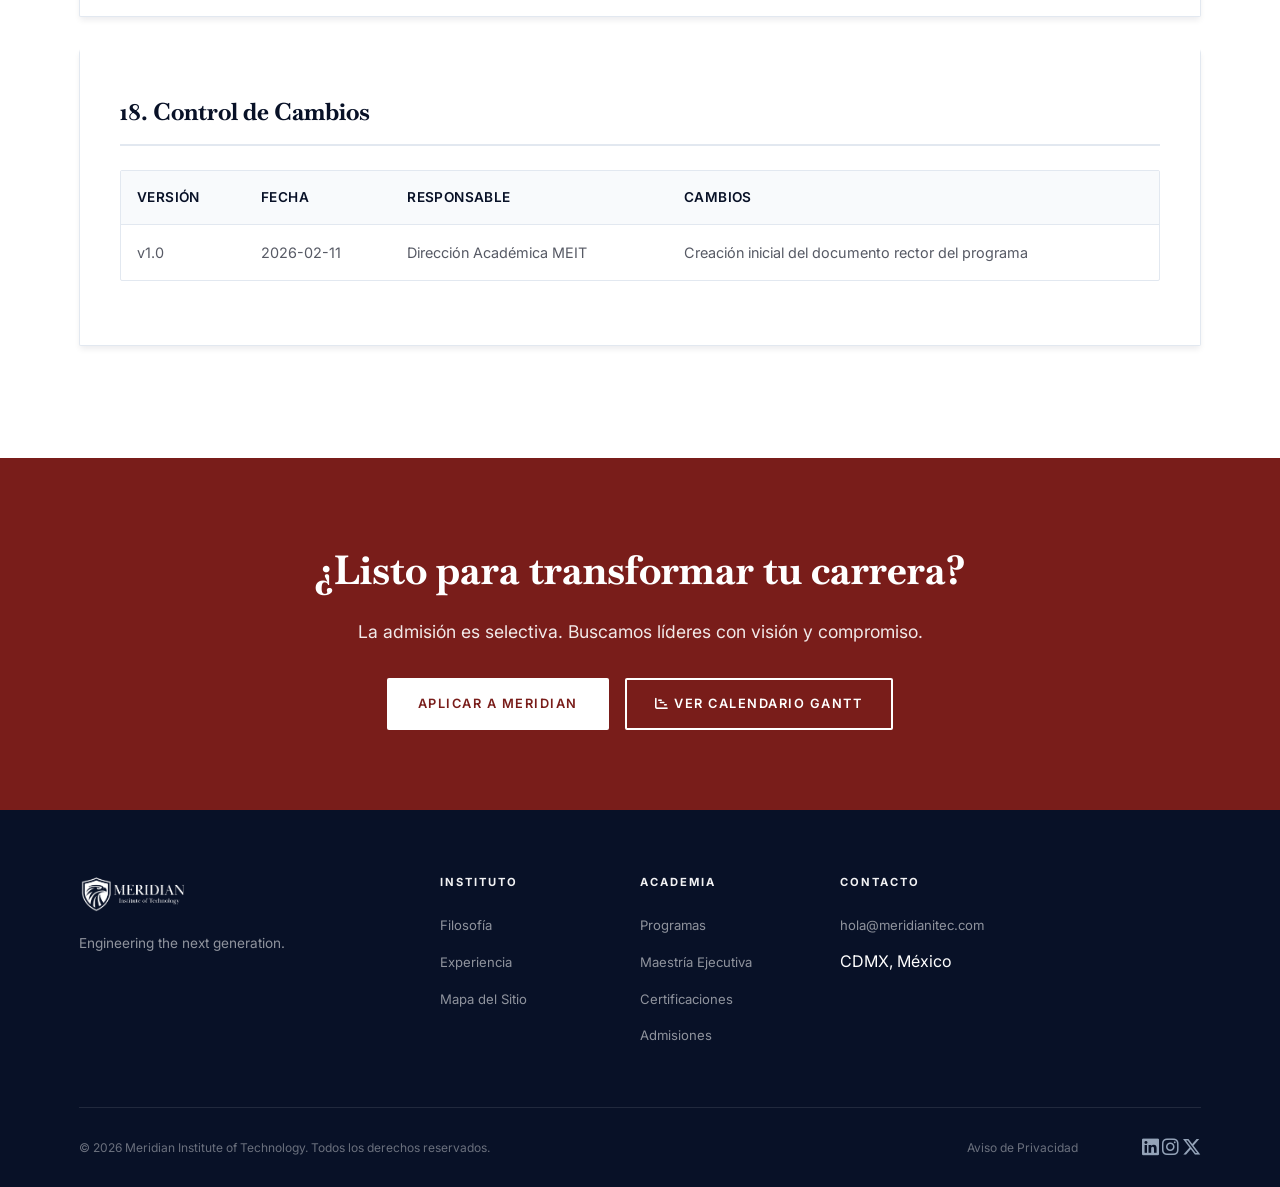
<file: maestria-ejecutiva.html>
<!DOCTYPE html>
<html lang="es-MX">

<head>
    <meta charset="UTF-8">
    <meta name="viewport" content="width=device-width, initial-scale=1.0">
    <meta name="description"
        content="Maestría Ejecutiva Online en Tecnología e Inteligencia Artificial (METIA). Programa intensivo de 12 meses con certificaciones internacionales integradas.">
    <title>Meridian Institute of Technology | Maestría Ejecutiva Online</title>
    <link rel="canonical" href="https://meridianitec.com/maestria-ejecutiva.html">
    <!-- Open Graph / Social Media Metatags -->
    <meta property="og:type" content="website">
    <meta property="og:url" content="https://meridianitec.com/maestria-ejecutiva.html">
    <meta property="og:title" content="Meridian Institute of Technology | Maestría Ejecutiva Online">
    <meta property="og:description"
        content="Maestría Ejecutiva Online en Tecnología e Inteligencia Artificial. 12 meses, 5 certificaciones internacionales, 80% práctica.">
    <meta property="og:image" content="https://meridianitec.com/assets/social-share.jpg">

    <link rel="icon" href="assets/meridian-logo-tab.png" type="image/png">

    <!-- Google Fonts -->
    <link rel="preconnect" href="https://fonts.googleapis.com">
    <link rel="preconnect" href="https://fonts.gstatic.com" crossorigin>
    <link rel="preload" as="style" href="https://fonts.googleapis.com/css2?family=Baskervville:ital@0;1&family=Inter:wght@300;400;600&display=swap"
        onload="this.onload=null;this.rel='stylesheet'">
    <noscript><link rel="stylesheet" href="https://fonts.googleapis.com/css2?family=Baskervville:ital@0;1&family=Inter:wght@300;400;600&display=swap"></noscript>

    <!-- FontAwesome — carga NO bloqueante. Son 100 KB de iconos decorativos que
         estaban en la ruta crítica: el render-delay era el 84 % del LCP.
         integrity+crossorigin verifican el archivo servido por el CDN (SRI).
         El <noscript> mantiene los iconos si el JS está desactivado. -->
    <link rel="preload" as="style" href="https://cdnjs.cloudflare.com/ajax/libs/font-awesome/6.5.1/css/all.min.css"
        integrity="sha384-t1nt8BQoYMLFN5p42tRAtuAAFQaCQODekUVeKKZrEnEyp4H2R0RHFz0KWpmj7i8g" crossorigin="anonymous" referrerpolicy="no-referrer"
        onload="this.onload=null;this.rel='stylesheet'">
    <noscript><link rel="stylesheet" href="https://cdnjs.cloudflare.com/ajax/libs/font-awesome/6.5.1/css/all.min.css"
        integrity="sha384-t1nt8BQoYMLFN5p42tRAtuAAFQaCQODekUVeKKZrEnEyp4H2R0RHFz0KWpmj7i8g" crossorigin="anonymous" referrerpolicy="no-referrer"></noscript>

    <!-- Hoja de Estilos Maestra -->
    <link rel="stylesheet" href="style.css">
</head>

<body>

    <!-- MARQUESINA PROMOCIONAL
         Dos sets idénticos: la animación desplaza -50% para el bucle continuo.
         Si se edita un mensaje hay que tocarlo en AMBOS sets o el bucle salta.
         El segundo set va aria-hidden para no leerlo dos veces. -->
    <div id="promo-bar" class="sticky-promo-bar">
        <a class="promo-marquee" href="index.html#calculadora-becas">
            <div class="promo-marquee-track">
                <span class="promo-item">🎓 Cierre de inscripciones: <strong>31 de Agosto</strong></span>
                <span class="promo-item">🎯 Calcula tu beca en 30 segundos</span>
                <span class="promo-item">📅 Próximo ciclo inicia: <strong>Agosto 2026</strong></span>
                <span class="promo-item" aria-hidden="true">🎓 Cierre de inscripciones: <strong>31 de Agosto</strong></span>
                <span class="promo-item" aria-hidden="true">🎯 Calcula tu beca en 30 segundos</span>
                <span class="promo-item" aria-hidden="true">📅 Próximo ciclo inicia: <strong>Agosto 2026</strong></span>
            </div>
        </a>
    </div>

    <!-- NAV -->
    <header class="main-header glass-effect">
        <div class="container nav-container">
            <div class="logo">
                <a href="index.html">
                    <img decoding="async" src="assets/logo-meridian.jpg" alt="Meridian Institute of Technology Logo">
                </a>
            </div>

            <nav class="main-nav">
                <ul class="nav-list">
                    <li><a href="index.html" class="nav-link">Inicio</a></li>
                    <li><a href="institute.html" class="nav-link">El Instituto</a></li>
                    <li><a href="programs.html" class="nav-link">Oferta Académica</a></li>
                    <li><a href="maestria-ejecutiva.html" class="nav-link" style="color: var(--primary-color);">Maestría
                            Ejecutiva</a></li>
                    <li><a href="certifications.html" class="nav-link">Certificaciones</a></li>
                    <li><a href="experience.html" class="nav-link">La Experiencia</a></li>
                    <li><a href="careers.html" class="nav-link">Carreras</a></li>
                </ul>
            </nav>

            <div class="nav-actions">
                <a href="admissions.html" class="btn btn-primary">Admisiones</a>
                <button class="menu-toggle" aria-label="Abrir menú">
                    <i class="fa-solid fa-bars"></i>
                </button>
            </div>
        </div>
    </header>

    <main>
        <!-- 1. HERO SECTION -->
        <section class="hero-section">
            <div class="hero-bg-overlay"></div>
            <img fetchpriority="high" decoding="async" src="assets/maestria-bg.jpg" srcset="assets/maestria-bg-960.jpg 960w, assets/maestria-bg.jpg 1920w" sizes="100vw" alt="Maestría Ejecutiva Online" class="hero-bg-img" width="1920" height="1080">

            <div class="container hero-content">
                <span class="hero-eyebrow">Maestría Ejecutiva Online · 12 Meses</span>
                <h1 class="hero-title">Tecnología e Inteligencia Artificial para Líderes.</h1>
                <p class="hero-subtitle">
                    Programa ejecutivo intensivo de alto rendimiento. 80% práctica, 5 certificaciones
                    internacionales integradas, Capstone Project con aplicación empresarial real.
                </p>
                <div class="hero-buttons">
                    <a href="admissions.html" class="btn btn-primary">Aplicar Ahora</a>
                    <a href="#propuesta" class="btn btn-outline">Ver Programa Completo</a>
                </div>
            </div>
        </section>

        <!-- 2. KEY STATS -->
        <section class="section-padding">
            <div class="container">
                <div class="section-header text-center">
                    <h2 class="section-title">El Programa en Cifras</h2>
                    <p class="section-desc">Diseñado para ejecutivos que necesitan resultados.</p>
                </div>

                <div class="grid-3-col">
                    <article class="card-feature text-center">
                        <div class="card-icon">
                            <i class="fa-solid fa-calendar-check"></i>
                        </div>
                        <h3 class="card-title">12 Meses</h3>
                        <p class="card-text">3 cuatrimestres · 42 semanas académicas · 12 hrs síncronas semanales.</p>
                    </article>

                    <article class="card-feature text-center">
                        <div class="card-icon">
                            <i class="fa-solid fa-certificate"></i>
                        </div>
                        <h3 class="card-title">5 Certificaciones</h3>
                        <p class="card-text">PCEP, DP-900, AI-900, CAIP y AIBIZ integradas directamente en el
                            currículo.</p>
                    </article>

                    <article class="card-feature text-center">
                        <div class="card-icon">
                            <i class="fa-solid fa-laptop-code"></i>
                        </div>
                        <h3 class="card-title">80% Práctica</h3>
                        <p class="card-text">Studio Model. Aprendizaje basado en retos reales y aplicación inmediata.
                        </p>
                    </article>
                </div>
            </div>
        </section>

        <!-- 3. CERTIFICACIONES — showcase visual de las 5 insignias.
             El detalle formal (emisores, alcance de módulos) vive en la
             sección 9 de la Propuesta Integral, más abajo en esta página.
             Rejilla estática y no carrusel: con 5 badges caben todos a la vista. -->
        <section class="section-padding" style="background-color: var(--gray-bg);">
            <div class="container">
                <div class="section-header text-center">
                    <span class="section-eyebrow">Certificaciones</span>
                    <h2 class="section-title">5 Certificaciones Internacionales</h2>
                    <p class="section-desc">Validación objetiva de competencias, integrada en el programa.</p>
                </div>

                <div class="badge-static-grid">
                    <div class="badge-slide">
                        <img loading="lazy" decoding="async" src="badges/pcep.png"
                            alt="PCEP – Certified Entry-Level Python Programmer" class="badge-img">
                        <span class="badge-label">PCEP · Python Institute</span>
                    </div>
                    <div class="badge-slide">
                        <img loading="lazy" decoding="async" src="badges/azure-data-fundamentals-dp900.png"
                            alt="Microsoft Certified: Azure Data Fundamentals (DP-900)" class="badge-img">
                        <span class="badge-label">Azure Data · DP-900</span>
                    </div>
                    <div class="badge-slide">
                        <img loading="lazy" decoding="async" src="badges/azure-ai-fundamentals-ai900.png"
                            alt="Microsoft Certified: Azure AI Fundamentals (AI-900)" class="badge-img">
                        <span class="badge-label">Azure AI · AI-900</span>
                    </div>
                    <div class="badge-slide">
                        <img loading="lazy" decoding="async" src="badges/certnexus-caip.png"
                            alt="CertNexus Certified Artificial Intelligence Practitioner" class="badge-img">
                        <span class="badge-label">CertNexus CAIP</span>
                    </div>
                    <div class="badge-slide">
                        <img loading="lazy" decoding="async" src="badges/certnexus-aibiz.png"
                            alt="CertNexus AIBIZ – AI for Business Professionals" class="badge-img">
                        <span class="badge-label">CertNexus AIBIZ</span>
                    </div>
                </div>
            </div>
        </section>

        <!-- 4. GANTT PREVIEW / CTA -->
        <section class="section-padding dark-bg">
            <div class="container">
                <div class="split-layout">
                    <div class="text-content">
                        <span class="tag"
                            style="color: var(--primary-color); border-color: var(--primary-color);">Planificación</span>
                        <h2 class="section-title">Calendario del Programa</h2>
                        <p class="section-desc">
                            Visualiza la distribución completa de 12 meses, incluyendo las 13 materias, 5
                            certificaciones y las 3 fases del Capstone Project en un Gantt interactivo.
                        </p>
                        <div style="margin-top: 2rem;">
                            <a href="gantt-programa.html" class="btn btn-primary">
                                <i class="fa-solid fa-chart-gantt"></i> Ver Calendario Gantt
                            </a>
                        </div>
                    </div>
                    <div class="visual-content">
                        <div class="card-feature"
                            style="background: rgba(255,255,255,0.05); border: 1px solid rgba(255,255,255,0.1); color: white;">
                            <h3 class="card-title" style="color: white;">Distribución Semanal</h3>
                            <p class="card-text" style="color: #94a3b8; margin-bottom: 1.5rem;">
                                3 sesiones síncronas por semana:
                            </p>
                            <ul style="display: flex; flex-direction: column; gap: 1rem;">
                                <li style="display: flex; align-items: center; gap: 1rem;">
                                    <i class="fa-solid fa-chalkboard-user"
                                        style="font-size: 1.3rem; color: var(--primary-color);"></i>
                                    <div>
                                        <strong>Martes 18:00–22:00</strong><br>
                                        <span style="color: #94a3b8; font-size: 0.9rem;">Masterclass</span>
                                    </div>
                                </li>
                                <li style="display: flex; align-items: center; gap: 1rem;">
                                    <i class="fa-solid fa-code"
                                        style="font-size: 1.3rem; color: var(--primary-color);"></i>
                                    <div>
                                        <strong>Jueves 18:00–22:00</strong><br>
                                        <span style="color: #94a3b8; font-size: 0.9rem;">Laboratorio Técnico</span>
                                    </div>
                                </li>
                                <li style="display: flex; align-items: center; gap: 1rem;">
                                    <i class="fa-solid fa-award"
                                        style="font-size: 1.3rem; color: var(--primary-color);"></i>
                                    <div>
                                        <strong>Sábado 09:00–13:00</strong><br>
                                        <span style="color: #94a3b8; font-size: 0.9rem;">Certificación + Capstone</span>
                                    </div>
                                </li>
                            </ul>
                        </div>
                    </div>
                </div>
            </div>
        </section>

        <!-- 4. PROPUESTA INTEGRAL DEL PROGRAMA -->
        <section id="propuesta" class="section-padding">
            <div class="container">
                <div class="section-header text-center">
                    <h2 class="section-title">Propuesta Integral del Programa</h2>
                    <p class="section-desc">MEIT-METIA-ACAD-001 · Documento rector del programa académico.</p>
                </div>

                <!-- 1. Objetivo del Documento -->
                <div class="metia-section">
                    <h3 class="metia-heading">1. Objetivo del Documento</h3>
                    <p>Establecer la propuesta integral oficial de la <strong>Maestría Ejecutiva en Tecnología e
                            Inteligencia
                            Artificial (METIA)</strong> del <strong>Meridian Institute of Technology (MEIT)</strong>,
                        describiendo su modelo educativo, estructura curricular, sistema de evaluación, certificaciones
                        integradas y el modelo de Capstone Project como eje transversal.</p>
                    <p>Este documento constituye la base institucional para la generación del cuerpo documental
                        académico,
                        normativo y operativo requerido para su implementación.</p>
                </div>

                <!-- 2. Alcance -->
                <div class="metia-section">
                    <h3 class="metia-heading">2. Alcance</h3>
                    <p>Este documento aplica a:</p>
                    <div class="metia-info-grid">
                        <div class="metia-info-card">
                            <ul class="metia-list">
                                <li>Dirección General MEIT</li>
                                <li>Dirección Académica MEIT</li>
                                <li>Coordinación de Posgrado</li>
                                <li>Coordinación Docente</li>
                                <li>Comité de Calidad Académica</li>
                            </ul>
                        </div>
                        <div class="metia-info-card">
                            <ul class="metia-list">
                                <li>Comité de Innovación y Tecnología</li>
                                <li>Área Legal y Cumplimiento</li>
                                <li>Área de Operaciones Académicas</li>
                                <li>Área Comercial y Admisiones</li>
                            </ul>
                        </div>
                    </div>
                </div>

                <!-- 3. Identidad Institucional -->
                <div class="metia-section">
                    <h3 class="metia-heading">3. Identidad Institucional</h3>

                    <h4 class="metia-subheading">3.1 Institución</h4>
                    <ul class="metia-list">
                        <li><strong>Nombre Oficial:</strong> Meridian Institute of Technology</li>
                        <li><strong>Abreviatura Institucional:</strong> MEIT</li>
                    </ul>

                    <h4 class="metia-subheading">3.2 Programa</h4>
                    <ul class="metia-list">
                        <li><strong>Nombre Oficial:</strong> Maestría Ejecutiva en Tecnología e Inteligencia Artificial
                        </li>
                        <li><strong>Abreviatura del Programa:</strong> METIA</li>
                    </ul>

                    <h4 class="metia-subheading">3.3 Modalidad y Duración</h4>
                    <ul class="metia-list">
                        <li><strong>Modalidad:</strong> Online Síncrona</li>
                        <li><strong>Duración Oficial:</strong> 12 meses</li>
                        <li><strong>Estructura:</strong> 3 cuatrimestres académicos</li>
                        <li><strong>Duración por cuatrimestre:</strong> 14 semanas</li>
                        <li><strong>Carga síncrona semanal:</strong> 12 horas</li>
                    </ul>

                    <h4 class="metia-subheading">3.4 Modelo Operativo</h4>
                    <p>La METIA se desarrolla bajo un modelo de educación ejecutiva intensiva de alto rendimiento:
                        <strong>High-Performance Executive Education</strong>.
                    </p>
                </div>

                <!-- 4. Filosofía del Programa -->
                <div class="metia-section">
                    <h3 class="metia-heading">4. Filosofía del Programa</h3>
                    <p>La METIA no es una maestría tradicional; es un programa ejecutivo intensivo diseñado para líderes
                        que
                        necesitan dominar tecnología e inteligencia artificial con enfoque práctico, aplicación
                        empresarial
                        inmediata y validación industrial.</p>
                    <p>El programa busca reducir la teoría innecesaria y maximizar la transferencia directa de
                        competencias
                        hacia la solución de problemas reales de negocio.</p>
                </div>

                <!-- 5. Modelo Educativo Oficial -->
                <div class="metia-section">
                    <h3 class="metia-heading">5. Modelo Educativo Oficial</h3>

                    <h4 class="metia-subheading">5.1 Studio Model</h4>
                    <p>La METIA se desarrolla bajo el <strong>Studio Model</strong>, definido por:</p>
                    <ul class="metia-list">
                        <li>Aprendizaje basado en retos reales.</li>
                        <li>Aplicación inmediata de competencias técnicas.</li>
                        <li>Trabajo práctico continuo supervisado.</li>
                        <li>Evaluación por evidencia verificable.</li>
                        <li>Construcción progresiva del proyecto de titulación.</li>
                    </ul>

                    <h4 class="metia-subheading">5.2 Proporción Pedagógica</h4>
                    <div class="metia-bar-80-20">
                        <div class="metia-bar-80">80% Práctica</div>
                        <div class="metia-bar-20">20% Teoría</div>
                    </div>
                    <p>La teoría se utiliza exclusivamente como soporte conceptual para la ejecución técnica y
                        estratégica de
                        entregables.</p>
                </div>

                <!-- 6. Arquitectura Académica Definitiva -->
                <div class="metia-section">
                    <h3 class="metia-heading">6. Arquitectura Académica Definitiva</h3>

                    <h4 class="metia-subheading">6.1 Estructura General</h4>
                    <ul class="metia-list">
                        <li><strong>3 cuatrimestres</strong></li>
                        <li><strong>14 semanas por cuatrimestre</strong></li>
                        <li><strong>12 horas síncronas semanales</strong></li>
                    </ul>

                    <h4 class="metia-subheading">6.2 Distribución Horaria</h4>
                    <div class="metia-info-grid">
                        <div class="metia-info-card">
                            <h4 class="metia-subheading" style="margin-top: 0;">Martes (18:00 – 22:00)</h4>
                            <p>Masterclass (Fundamentos y Teoría Aplicada)</p>
                        </div>
                        <div class="metia-info-card">
                            <h4 class="metia-subheading" style="margin-top: 0;">Jueves (18:00 – 22:00)</h4>
                            <p>Laboratorio Técnico (Hands-on / Desarrollo)</p>
                        </div>
                        <div class="metia-info-card">
                            <h4 class="metia-subheading" style="margin-top: 0;">Sábado (09:00 – 13:00)</h4>
                            <p>Workshop de Certificación + Mentoría Capstone</p>
                        </div>
                    </div>
                </div>

                <!-- 7. Magnitud Académica -->
                <div class="metia-section">
                    <h3 class="metia-heading">7. Magnitud Académica (Horas y Créditos)</h3>

                    <h4 class="metia-subheading">7.1 Esfuerzo Total del Programa</h4>
                    <ul class="metia-list">
                        <li><strong>Horas totales proyectadas:</strong> 1,200 horas</li>
                    </ul>

                    <h4 class="metia-subheading">7.2 Créditos Institucionales</h4>
                    <ul class="metia-list">
                        <li><strong>Créditos institucionales proyectados:</strong> 75 créditos</li>
                    </ul>

                    <blockquote class="metia-blockquote">
                        <strong>Nota institucional:</strong> La asignación definitiva de créditos se ajustará conforme a
                        criterios internos de MEIT y la normativa aplicable en México, sin afectar la magnitud total del
                        programa.
                    </blockquote>
                </div>

                <!-- 8. Ejes Formativos -->
                <div class="metia-section">
                    <h3 class="metia-heading">8. Ejes Formativos del Programa</h3>
                    <p>La METIA se estructura sobre tres ejes estratégicos:</p>
                    <div class="metia-info-grid">
                        <div class="metia-info-card">
                            <h4 class="metia-subheading" style="margin-top: 0;">8.1 Tech (Tecnología y Datos)</h4>
                            <p>Desarrollo de competencias en programación, infraestructura, datos y nube.</p>
                        </div>
                        <div class="metia-info-card">
                            <h4 class="metia-subheading" style="margin-top: 0;">8.2 Business (IA aplicada a Negocio)
                            </h4>
                            <p>Aplicación de IA, automatización y GenAI para resolver retos empresariales reales.</p>
                        </div>
                        <div class="metia-info-card">
                            <h4 class="metia-subheading" style="margin-top: 0;">8.3 Governance (Gobernanza y Dirección)
                            </h4>
                            <p>Estrategia corporativa, ética, regulación y liderazgo tecnológico.</p>
                        </div>
                    </div>
                </div>

                <!-- 9. Certificaciones Industriales Integradas -->
                <div class="metia-section">
                    <h3 class="metia-heading">9. Certificaciones Industriales Integradas</h3>
                    <p>La METIA integra certificaciones internacionales como mecanismos de validación objetiva de
                        competencias:</p>
                    <ul class="metia-list">
                        <li><strong>PCEP</strong> (Python Institute)</li>
                        <li><strong>Microsoft Certified: Azure Data Fundamentals (DP-900)</strong></li>
                        <li><strong>Microsoft Certified: Azure AI Fundamentals (AI-900)</strong></li>
                        <li><strong>CertNexus CAIP</strong> (Certified Artificial Intelligence Practitioner) – módulos
                            selectos</li>
                        <li><strong>CertNexus AIBIZ</strong> (Artificial Intelligence for Business Professionals)</li>
                    </ul>
                </div>

                <!-- 10. Sistema de Evaluación -->
                <div class="metia-section">
                    <h3 class="metia-heading">10. Sistema de Evaluación Institucional (Modelo "Doble Candado")</h3>
                    <p>El modelo de evaluación de la METIA se basa en un esquema de doble validación:</p>

                    <div class="metia-info-grid">
                        <div class="metia-info-card" style="border-left: 4px solid var(--primary-color);">
                            <h4 class="metia-subheading" style="margin-top: 0;">10.1 Evaluación Académica Interna (40%)
                            </h4>
                            <p>Evaluación de desempeño práctico mediante:</p>
                            <ul class="metia-list">
                                <li>Proyectos</li>
                                <li>Laboratorios</li>
                                <li>Código</li>
                                <li>Documentación técnica</li>
                                <li>Entregables ejecutivos</li>
                                <li>Participación en sesiones</li>
                                <li>Evidencias en LMS</li>
                            </ul>
                        </div>
                        <div class="metia-info-card" style="border-left: 4px solid var(--secondary-color);">
                            <h4 class="metia-subheading" style="margin-top: 0;">10.2 Validación Industrial (60%)</h4>
                            <p>Aprobación del examen oficial del vendor correspondiente.</p>
                        </div>
                    </div>

                    <h4 class="metia-subheading">10.3 Regla Institucional Obligatoria</h4>
                    <blockquote class="metia-blockquote">
                        Si el alumno no aprueba la certificación oficial (considerando 1 voucher y 1 retake incluidos),
                        <strong>no acredita la materia</strong>.
                    </blockquote>
                </div>

                <!-- 11. Capstone Project -->
                <div class="metia-section">
                    <h3 class="metia-heading">11. Capstone Project (Eje Transversal de Titulación)</h3>

                    <h4 class="metia-subheading">11.1 Naturaleza del Capstone</h4>
                    <p>El Capstone Project constituye el eje transversal del programa y representa el proyecto de
                        titulación. Se
                        desarrolla con enfoque de aplicación empresarial real, alineado a la naturaleza ejecutiva del
                        programa.</p>

                    <h4 class="metia-subheading">11.2 Duración Oficial</h4>
                    <ul class="metia-list">
                        <li><strong>Duración:</strong> 12 meses</li>
                        <li><strong>Inicio:</strong> Mes 1 (Cuatrimestre 1)</li>
                    </ul>

                    <h4 class="metia-subheading">11.3 Modalidad del Proyecto</h4>

                    <p><strong style="color: var(--primary-color);">A) Proyecto Empresarial Real (Preferente)</strong>
                    </p>
                    <p>El alumno (CEO o directivo) identifica un problema real de su empresa y desarrolla una solución
                        tecnológica basada en lo aprendido.</p>

                    <p><strong style="color: var(--primary-color);">B) Proyecto Alternativo Asignado por MEIT</strong>
                    </p>
                    <p>Si el alumno no desea o no puede utilizar información de su empresa, MEIT asignará un caso
                        empresarial
                        realista o un reto de innovación alineado a un sector productivo.</p>

                    <h4 class="metia-subheading">11.4 Confidencialidad y Anonimización</h4>
                    <p>MEIT implementará un protocolo institucional de confidencialidad que incluirá:</p>
                    <ul class="metia-list">
                        <li>Anonimización de datos sensibles</li>
                        <li>Restricción de información estratégica en reportes públicos</li>
                        <li>Lineamientos de uso de IA generativa sin exposición de datos internos</li>
                        <li>Opción de acuerdos de confidencialidad (NDA), cuando aplique</li>
                    </ul>

                    <h4 class="metia-subheading">11.5 Fases de Desarrollo</h4>
                    <div class="metia-table-wrapper">
                        <table class="metia-table">
                            <thead>
                                <tr>
                                    <th>Fase</th>
                                    <th>Periodo</th>
                                    <th>Entregable</th>
                                </tr>
                            </thead>
                            <tbody>
                                <tr>
                                    <td><strong>Diagnóstico</strong></td>
                                    <td>Cuatrimestre 1</td>
                                    <td>Project Charter + Diagnóstico</td>
                                </tr>
                                <tr>
                                    <td><strong>Diseño</strong></td>
                                    <td>Cuatrimestre 2</td>
                                    <td>Prototipado + Validación inicial</td>
                                </tr>
                                <tr>
                                    <td><strong>Implementación</strong></td>
                                    <td>Cuatrimestre 3</td>
                                    <td>Medición de ROI + Defensa</td>
                                </tr>
                            </tbody>
                        </table>
                    </div>

                    <h4 class="metia-subheading">11.6 Defensa Final</h4>
                    <p>La defensa del Capstone se realiza ante:</p>
                    <ul class="metia-list">
                        <li>Panel de expertos</li>
                        <li>Sinodales académicos</li>
                    </ul>
                    <p>Con posibilidad de defensa confidencial cuando la información empresarial lo requiera.</p>
                </div>

                <!-- 12. Arquitectura Curricular -->
                <div class="metia-section">
                    <h3 class="metia-heading">12. Arquitectura Curricular (Tira de Materias)</h3>

                    <h4 class="metia-subheading">12.1 Cuatrimestre 1: Alfabetización Técnica Ejecutiva</h4>
                    <div class="metia-table-wrapper">
                        <table class="metia-table">
                            <thead>
                                <tr>
                                    <th>Clave</th>
                                    <th>Asignatura</th>
                                    <th>Certificación</th>
                                    <th>Entregable Clave</th>
                                </tr>
                            </thead>
                            <tbody>
                                <tr>
                                    <td><strong>METIA-101</strong></td>
                                    <td>Pensamiento Computacional y Algoritmos</td>
                                    <td>-</td>
                                    <td>Diagrama de Flujo de Negocio</td>
                                </tr>
                                <tr>
                                    <td><strong>METIA-102</strong></td>
                                    <td>Programación Aplicada con Python</td>
                                    <td>PCEP</td>
                                    <td>Script de Automatización</td>
                                </tr>
                                <tr>
                                    <td><strong>METIA-103</strong></td>
                                    <td>Gestión de Datos Modernos y Nube</td>
                                    <td>DP-900</td>
                                    <td>Arquitectura de Datos en Nube</td>
                                </tr>
                                <tr>
                                    <td><strong>METIA-104</strong></td>
                                    <td>Taller Integrador: Data Pipelines</td>
                                    <td>-</td>
                                    <td>Pipeline ETL Funcional</td>
                                </tr>
                                <tr>
                                    <td><strong>CAP-I</strong></td>
                                    <td>Capstone Project I: Diagnóstico Empresarial</td>
                                    <td>-</td>
                                    <td>Project Charter + Diagnóstico</td>
                                </tr>
                            </tbody>
                        </table>
                    </div>

                    <h4 class="metia-subheading">12.2 Cuatrimestre 2: Transformación Funcional con IA</h4>
                    <div class="metia-table-wrapper">
                        <table class="metia-table">
                            <thead>
                                <tr>
                                    <th>Clave</th>
                                    <th>Asignatura</th>
                                    <th>Certificación</th>
                                    <th>Entregable Clave</th>
                                </tr>
                            </thead>
                            <tbody>
                                <tr>
                                    <td><strong>METIA-201</strong></td>
                                    <td>IA y Machine Learning para Negocios</td>
                                    <td>AI-900</td>
                                    <td>Modelo Predictivo Desplegado</td>
                                </tr>
                                <tr>
                                    <td><strong>METIA-202</strong></td>
                                    <td>IA Generativa y Creatividad Estratégica</td>
                                    <td>-</td>
                                    <td>Asistente GenAI Personalizado</td>
                                </tr>
                                <tr>
                                    <td><strong>METIA-203</strong></td>
                                    <td>Automatización (RPA &amp; Agents)</td>
                                    <td>CAIP (Selecto)</td>
                                    <td>Bot de Proceso Autónomo</td>
                                </tr>
                                <tr>
                                    <td><strong>METIA-204</strong></td>
                                    <td>Hackathon Virtual de Soluciones</td>
                                    <td>-</td>
                                    <td>Prototipo Rápido (MVP)</td>
                                </tr>
                                <tr>
                                    <td><strong>CAP-II</strong></td>
                                    <td>Capstone Project II: Diseño y Prototipado</td>
                                    <td>-</td>
                                    <td>Demo Funcional (Alpha)</td>
                                </tr>
                            </tbody>
                        </table>
                    </div>

                    <h4 class="metia-subheading">12.3 Cuatrimestre 3: Estrategia, Ética y Liderazgo</h4>
                    <div class="metia-table-wrapper">
                        <table class="metia-table">
                            <thead>
                                <tr>
                                    <th>Clave</th>
                                    <th>Asignatura</th>
                                    <th>Certificación</th>
                                    <th>Entregable Clave</th>
                                </tr>
                            </thead>
                            <tbody>
                                <tr>
                                    <td><strong>METIA-301</strong></td>
                                    <td>Estrategia Corporativa en la Era IA</td>
                                    <td>AIBIZ</td>
                                    <td>Plan de Transformación Digital</td>
                                </tr>
                                <tr>
                                    <td><strong>METIA-302</strong></td>
                                    <td>Gobernanza, Ética y Regulación de IA</td>
                                    <td>-</td>
                                    <td>Matriz de Riesgos y Framework Ético</td>
                                </tr>
                                <tr>
                                    <td><strong>METIA-303</strong></td>
                                    <td>Seminario de Titulación y Defensa</td>
                                    <td>-</td>
                                    <td>Documento Final + Presentación Ejecutiva</td>
                                </tr>
                                <tr>
                                    <td><strong>CAP-III</strong></td>
                                    <td>Capstone Project III: Implementación y Validación</td>
                                    <td>-</td>
                                    <td>Deployment + Reporte ROI + Defensa</td>
                                </tr>
                            </tbody>
                        </table>
                    </div>
                </div>

                <!-- 13. Perfil de Ingreso -->
                <div class="metia-section">
                    <h3 class="metia-heading">13. Perfil de Ingreso (Ejecutivo)</h3>
                    <p>El aspirante ideal cumple con:</p>
                    <ul class="metia-list">
                        <li><strong>Experiencia:</strong> mínimo 3 años en roles de coordinación, gerencia o dirección.
                        </li>
                        <li><strong>Mentalidad:</strong> disposición para aprender tecnología desde la práctica
                            (<em>Build to Learn</em>).</li>
                        <li><strong>Competencias:</strong> capacidad de toma de decisiones y liderazgo de equipos.</li>
                        <li><strong>Requerimientos técnicos:</strong> BYOD con capacidad de ejecutar entornos de
                            desarrollo.</li>
                        <li><strong>Inglés técnico:</strong> nivel intermedio de lectura para certificaciones y
                            documentación.</li>
                    </ul>
                </div>

                <!-- 14. Resultados del Programa -->
                <div class="metia-section">
                    <h3 class="metia-heading">14. Resultados del Programa (Perfil de Egreso)</h3>
                    <p>Al concluir la METIA, el egresado será capaz de:</p>
                    <ul class="metia-list">
                        <li>Diseñar y liderar estrategias de adopción tecnológica con enfoque en IA.</li>
                        <li>Comprender, ejecutar y supervisar proyectos técnicos de datos y automatización.</li>
                        <li>Implementar soluciones de IA generativa, automatización y machine learning en procesos
                            reales.</li>
                        <li>Evaluar riesgos éticos, regulatorios y operativos en el uso de IA.</li>
                        <li>Demostrar competencias mediante certificaciones internacionales verificables.</li>
                        <li>Defender un proyecto empresarial real con evidencia de impacto y retorno de inversión.</li>
                    </ul>
                </div>

                <!-- 15. Requerimientos Operativos -->
                <div class="metia-section">
                    <h3 class="metia-heading">15. Requerimientos Operativos</h3>
                    <p>Para operar el programa se requiere:</p>
                    <ul class="metia-list">
                        <li>LMS institucional MEIT</li>
                        <li>Repositorios académicos (Git / GitHub / GitLab)</li>
                        <li>Entornos de desarrollo (VS Code, Python, Azure CLI)</li>
                        <li>Laboratorios virtuales y recursos cloud</li>
                        <li>Sistema de seguimiento del Capstone Project</li>
                    </ul>
                </div>

                <!-- 16. Roles y Responsabilidades -->
                <div class="metia-section">
                    <h3 class="metia-heading">16. Roles y Responsabilidades</h3>

                    <h4 class="metia-subheading">Dirección Académica MEIT</h4>
                    <ul class="metia-list">
                        <li>Autoriza estructura curricular y lineamientos institucionales.</li>
                        <li>Valida el modelo educativo y de evaluación.</li>
                    </ul>

                    <h4 class="metia-subheading">Coordinación de Posgrado</h4>
                    <ul class="metia-list">
                        <li>Supervisa operación académica y cumplimiento de entregables.</li>
                        <li>Gestiona docentes y calendarios.</li>
                    </ul>

                    <h4 class="metia-subheading">Docentes Titulares</h4>
                    <ul class="metia-list">
                        <li>Ejecutan sesiones síncronas.</li>
                        <li>Evalúan entregables con rúbricas institucionales.</li>
                        <li>Acompañan al alumno en la adquisición de competencias.</li>
                    </ul>

                    <h4 class="metia-subheading">Mentores Capstone</h4>
                    <ul class="metia-list">
                        <li>Supervisan diagnóstico, prototipado e implementación.</li>
                        <li>Evalúan progreso mensual del proyecto.</li>
                    </ul>

                    <h4 class="metia-subheading">Comité de Sinodales</h4>
                    <ul class="metia-list">
                        <li>Evalúa defensa final.</li>
                        <li>Dictamina acreditación del proyecto.</li>
                    </ul>
                </div>

                <!-- 17. Evidencias / Anexos -->
                <div class="metia-section">
                    <h3 class="metia-heading">17. Evidencias / Anexos Sugeridos</h3>
                    <ul class="metia-list">
                        <li>Rúbricas de evaluación institucional por materia</li>
                        <li>Lineamientos de confidencialidad Capstone</li>
                        <li>Manual de anonimización de datos empresariales</li>
                        <li>Guías de certificación por vendor</li>
                        <li>Políticas de retake y vouchers</li>
                        <li>Calendario académico oficial por cuatrimestre</li>
                    </ul>
                </div>

                <!-- 18. Control de Cambios -->
                <div class="metia-section">
                    <h3 class="metia-heading">18. Control de Cambios</h3>
                    <div class="metia-table-wrapper">
                        <table class="metia-table">
                            <thead>
                                <tr>
                                    <th>Versión</th>
                                    <th>Fecha</th>
                                    <th>Responsable</th>
                                    <th>Cambios</th>
                                </tr>
                            </thead>
                            <tbody>
                                <tr>
                                    <td>v1.0</td>
                                    <td>2026-02-11</td>
                                    <td>Dirección Académica MEIT</td>
                                    <td>Creación inicial del documento rector del programa</td>
                                </tr>
                            </tbody>
                        </table>
                    </div>
                </div>

            </div>
        </section>

        <!-- CTA FINAL -->
        <section class="cta-section theme-red">
            <div class="container text-center">
                <h2 class="cta-title">¿Listo para transformar tu carrera?</h2>
                <p class="cta-text">La admisión es selectiva. Buscamos líderes con visión y compromiso.</p>
                <div style="display: flex; gap: 1rem; justify-content: center; flex-wrap: wrap;">
                    <a href="admissions.html" class="btn btn-white">Aplicar a Meridian</a>
                    <a href="gantt-programa.html" class="btn btn-outline" style="color: white; border-color: white;">
                        <i class="fa-solid fa-chart-gantt"></i> Ver Calendario Gantt
                    </a>
                </div>
            </div>
        </section>
    </main>

    <!-- FOOTER -->
    <footer class="main-footer dark-bg">
        <div class="container">
            <div class="footer-top">
                <div class="footer-brand">
                    <img loading="lazy" decoding="async" src="assets/logo-meridian-bco.png" alt="Meridian Institute of Technology Logo"
                        class="footer-logo">
                    <p>Engineering the next generation.</p>
                </div>

                <div class="footer-links">
                    <div class="link-column">
                        <h2>Instituto</h2>
                        <ul>
                            <li><a href="institute.html">Filosofía</a></li>
                            <li><a href="experience.html">Experiencia</a></li>
                            <li><a href="sitemap.html">Mapa del Sitio</a></li>
                        </ul>
                    </div>
                    <div class="link-column">
                        <h2>Academia</h2>
                        <ul>
                            <li><a href="programs.html">Programas</a></li>
                            <li><a href="maestria-ejecutiva.html">Maestría Ejecutiva</a></li>
                            <li><a href="certifications.html">Certificaciones</a></li>
                            <li><a href="admissions.html">Admisiones</a></li>
                        </ul>
                    </div>
                    <div class="link-column">
                        <h2>Contacto</h2>
                        <ul>
                            <li><a href="mailto:hola@meridianitec.com">hola@meridianitec.com</a></li>
                            <li>CDMX, México</li>
                        </ul>
                    </div>
                </div>
            </div>

            <div class="footer-bottom">
                <p>&copy; 2026 Meridian Institute of Technology. Todos los derechos reservados.</p>
                <div class="footer-legal-links" style="margin-left: auto; margin-right: 2rem;">
                    <a href="privacy.html" style="color: #64748b; font-size: 0.85rem; margin-right: 1rem;">Aviso de
                        Privacidad</a>
                </div>
                <div class="social-links">
                    <a href="#" aria-label="LinkedIn"><i class="fa-brands fa-linkedin"></i></a>
                    <a href="#" aria-label="Instagram"><i class="fa-brands fa-instagram"></i></a>
                    <a href="#" aria-label="Twitter"><i class="fa-brands fa-x-twitter"></i></a>
                </div>
            </div>
        </div>
    </footer>

    <!-- WhatsApp FAB -->
    <a href="https://wa.me/5215565029451?text=Hola%2C%20tengo%20dudas%20sobre%20la%20Maestr%C3%ADa%20Ejecutiva%20de%20Meridian" class="whatsapp-fab" target="_blank" rel="noopener" aria-label="Chat por WhatsApp">
        <i class="fa-brands fa-whatsapp"></i>
    </a>

    <!-- Social Proof Toasts -->

    <!-- Script Global -->
    <script src="main.js"></script>
    <script src="conversion.js"></script>
</body>

</html>
</file>
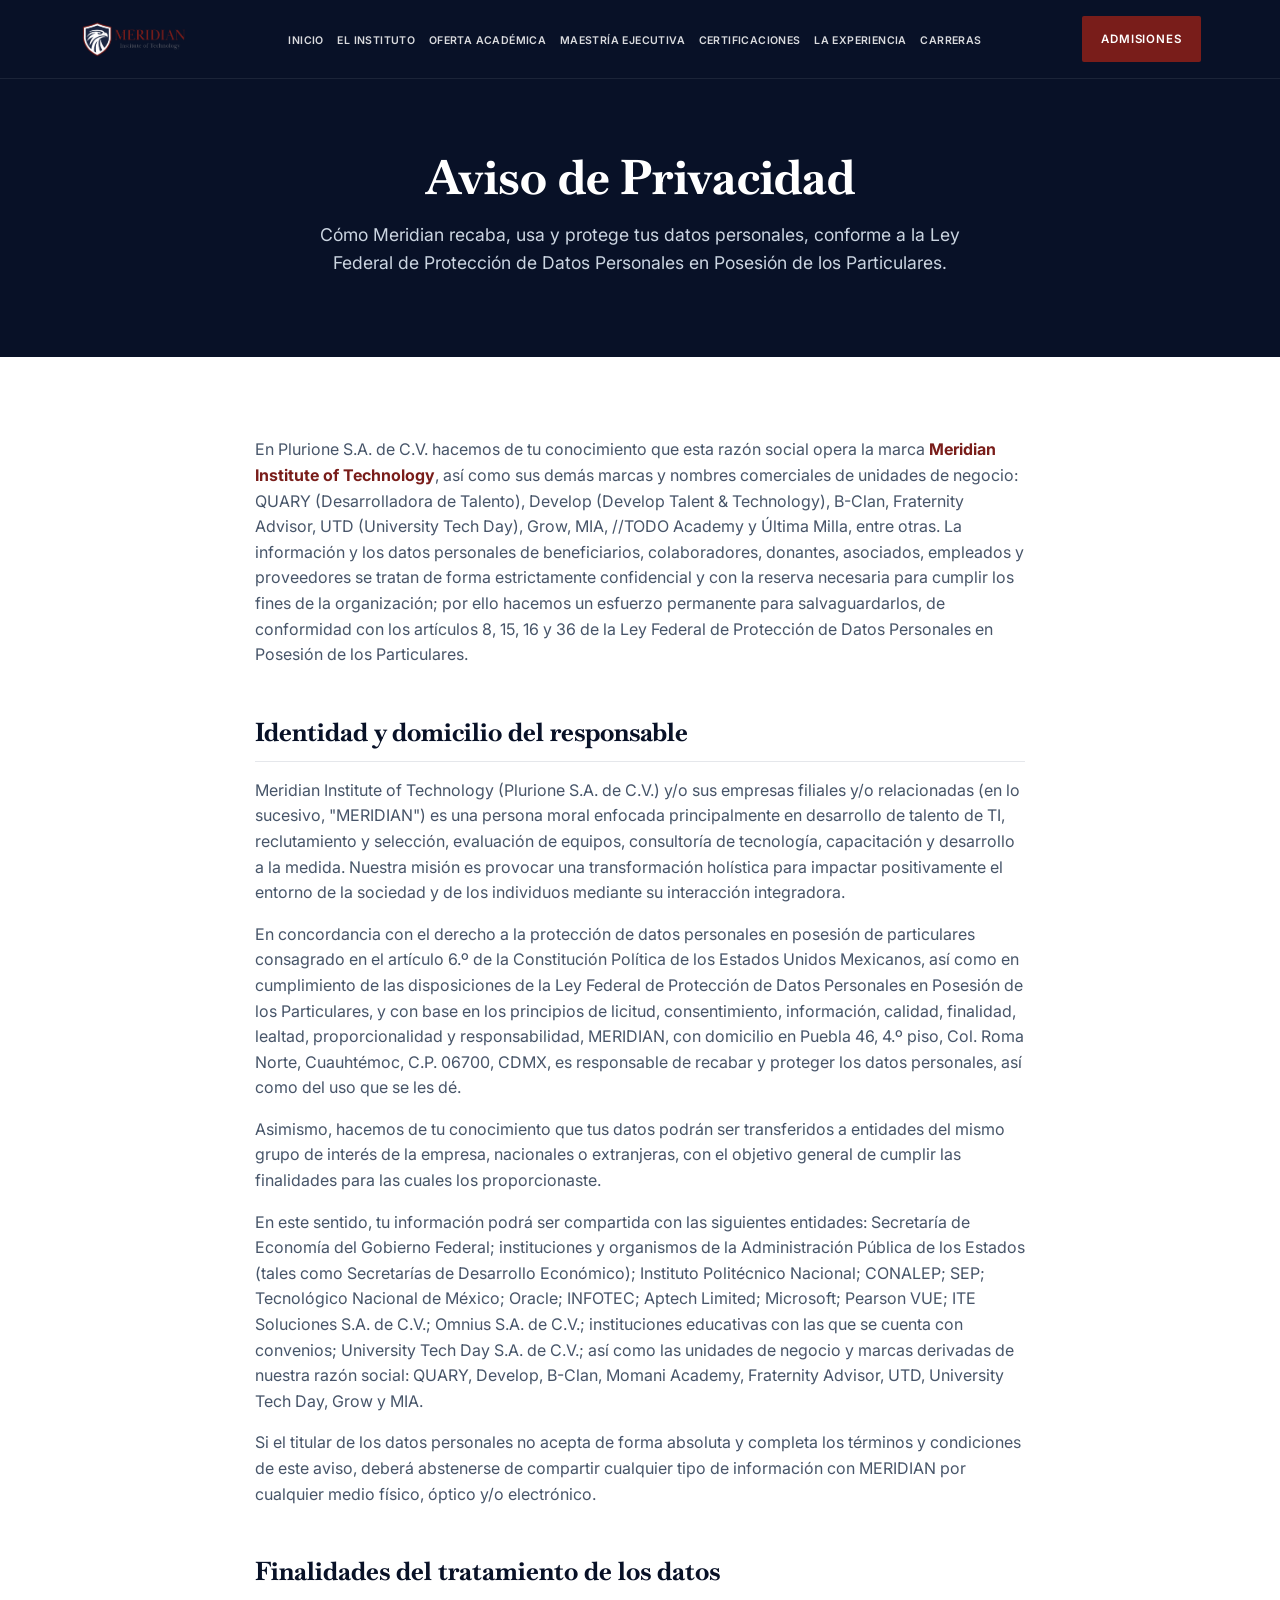
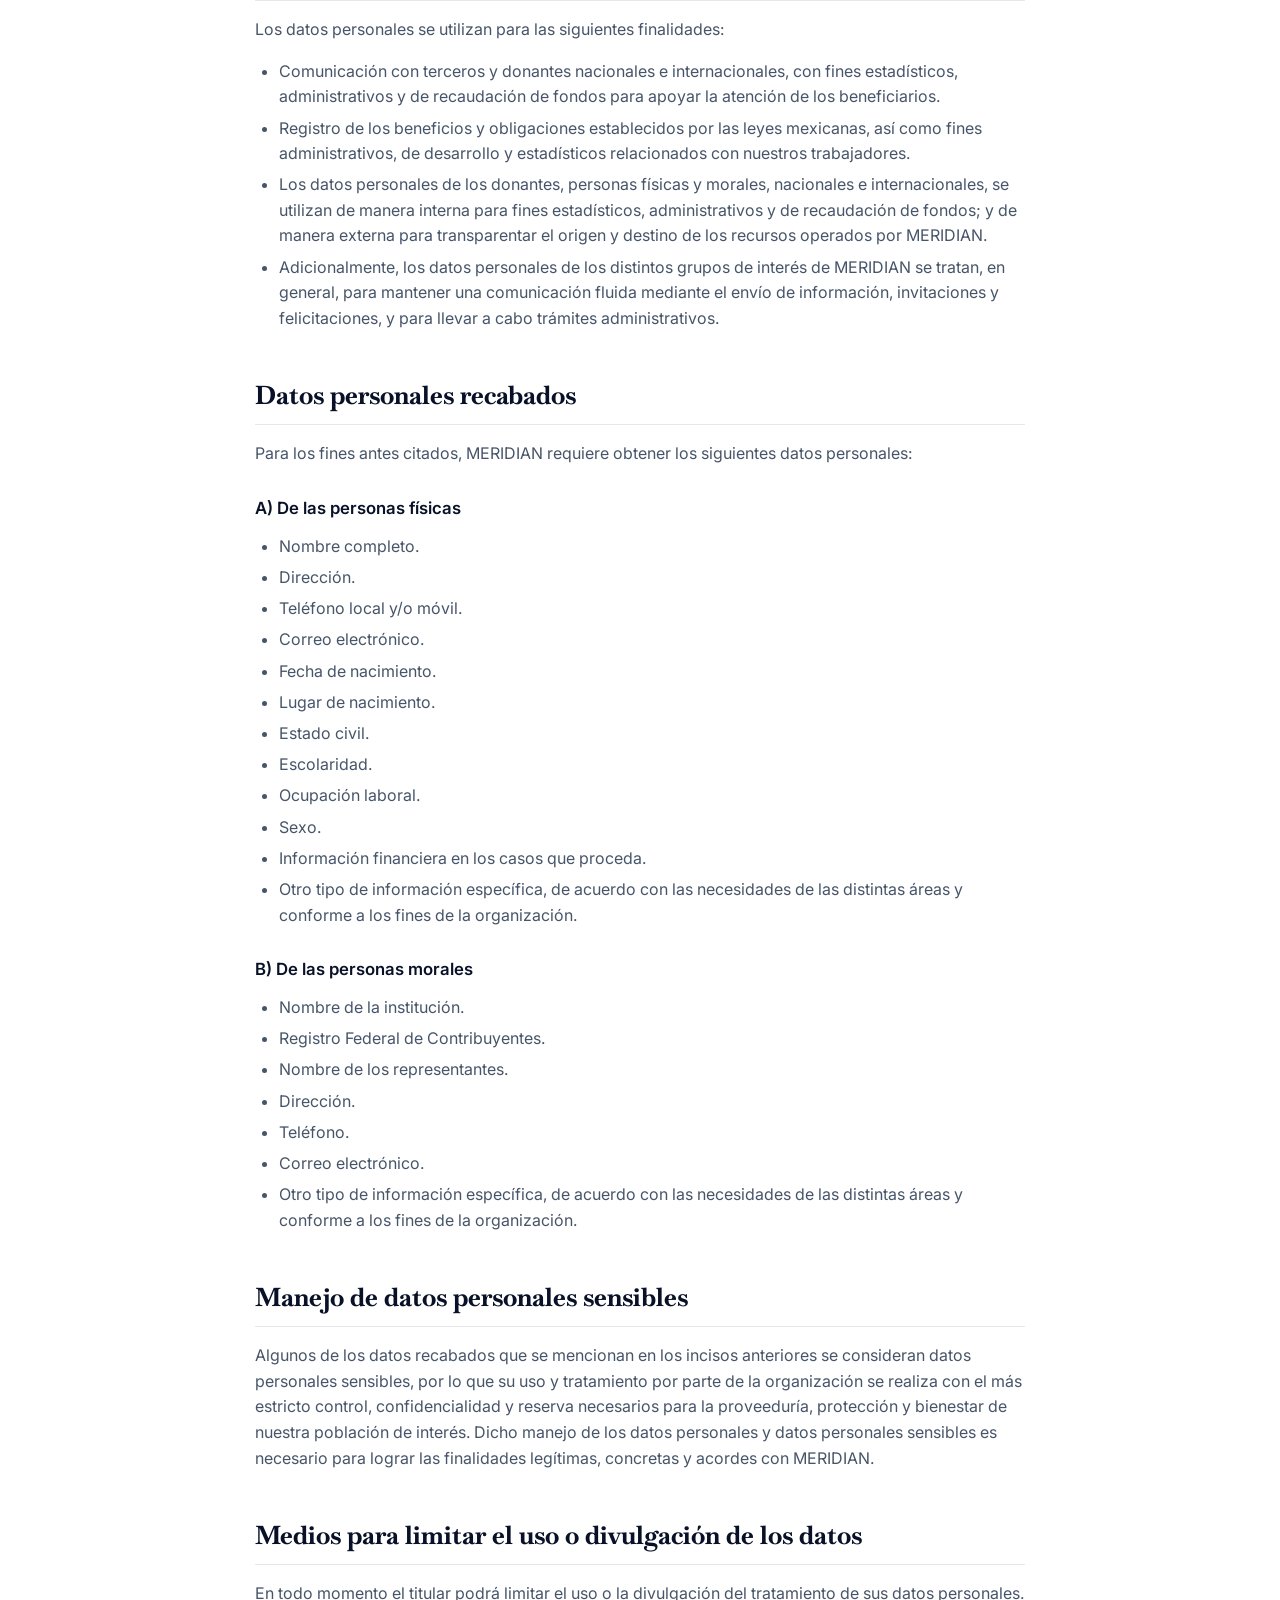
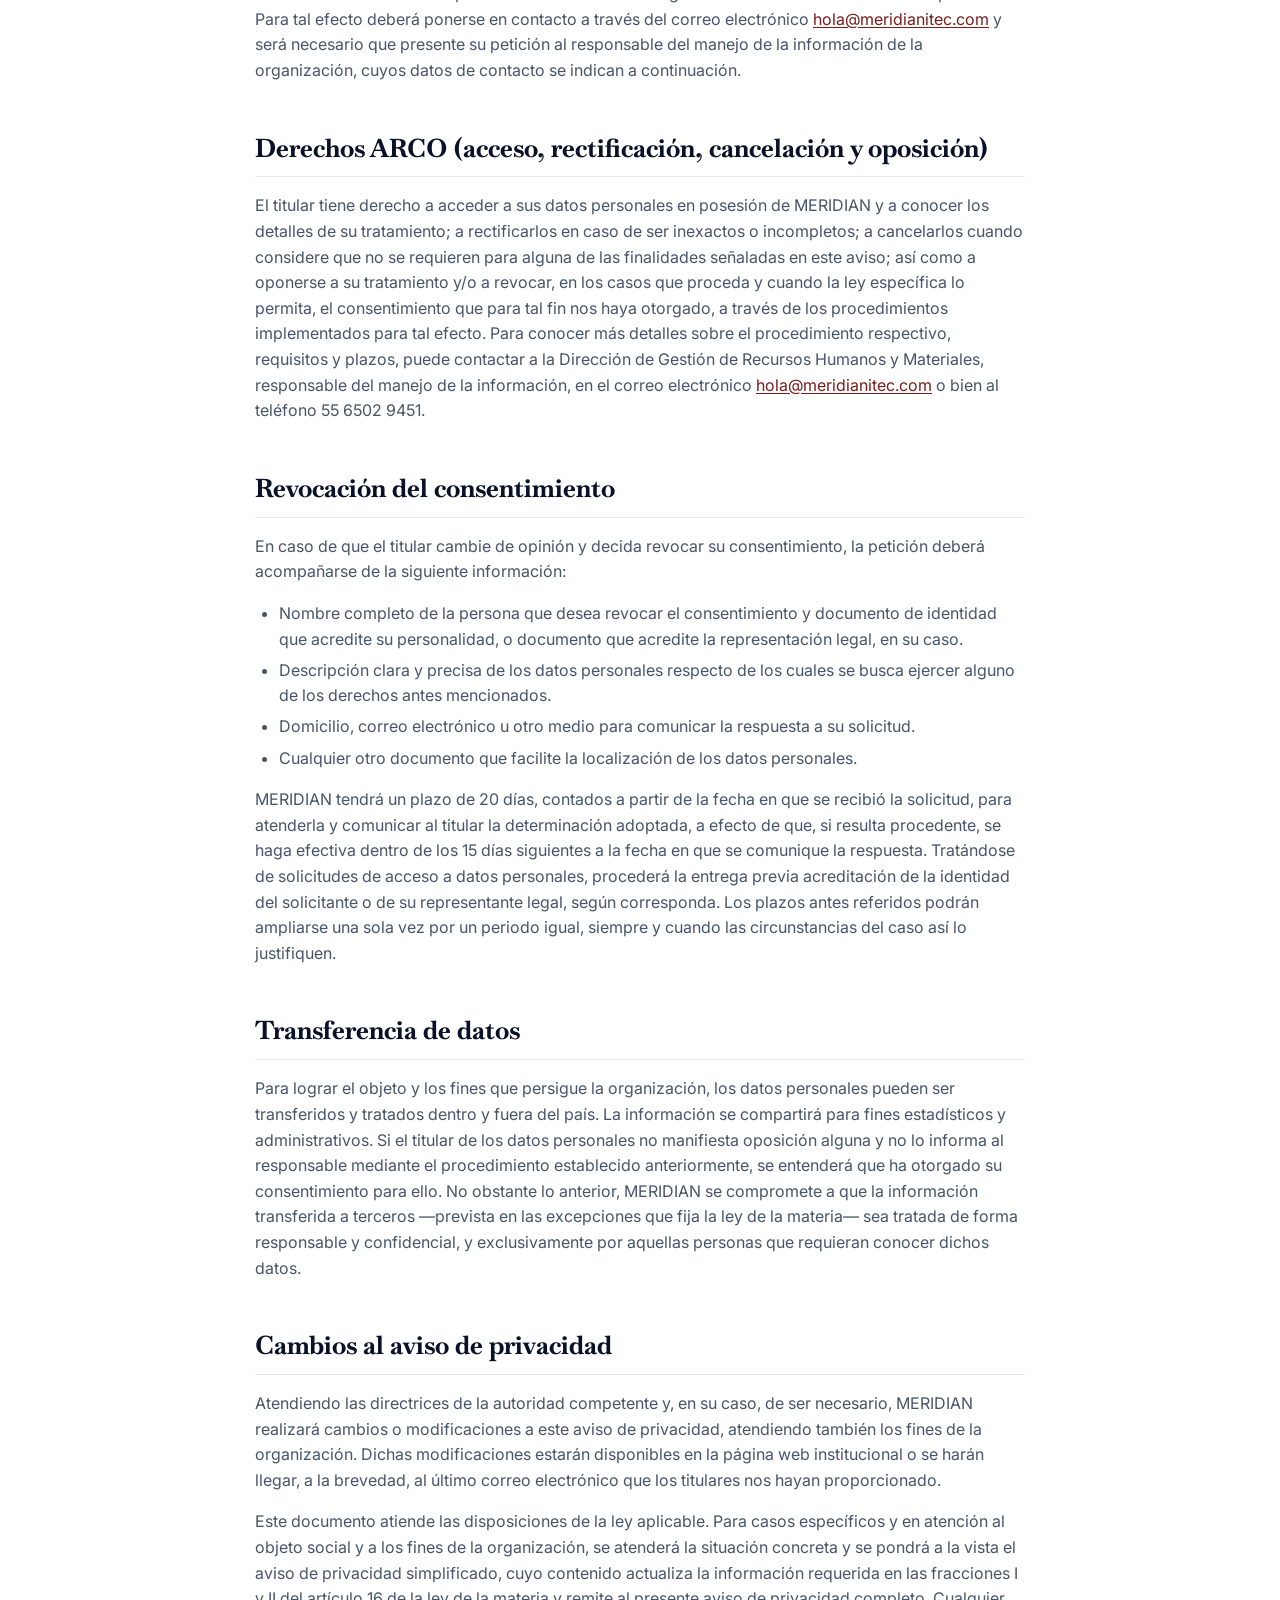
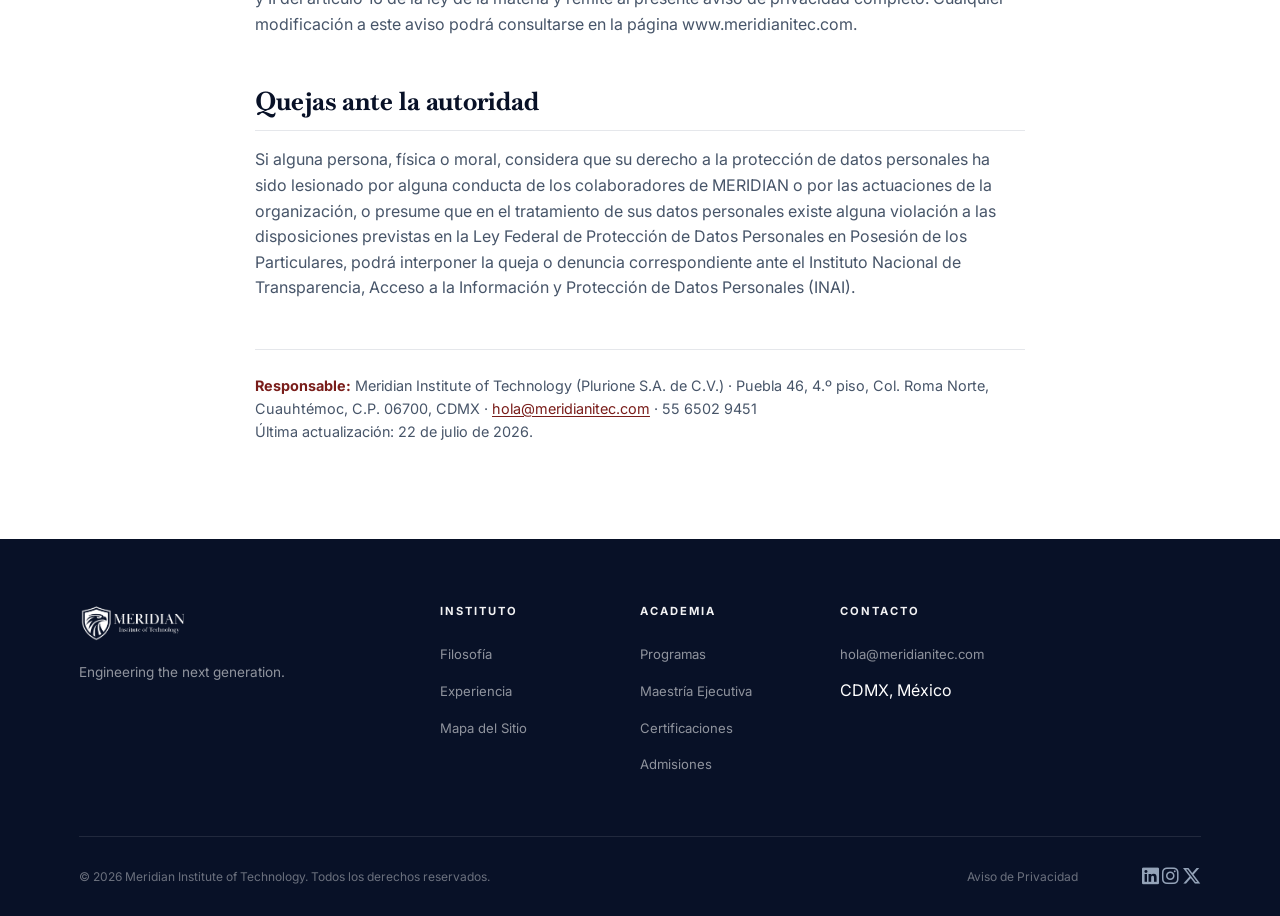
<file: privacy.html>
<!DOCTYPE html>
<html lang="es-MX">

<head>
    <meta charset="UTF-8">
    <meta name="viewport" content="width=device-width, initial-scale=1.0">
    <meta name="description"
        content="Aviso de Privacidad de Meridian Institute of Technology (Plurione S.A. de C.V.). Cómo recabamos, usamos y protegemos tus datos personales conforme a la LFPDPPP.">
    <title>Meridian Institute of Technology | Aviso de Privacidad</title>
    <link rel="canonical" href="https://meridianitec.com/privacy.html">
    <!-- Open Graph / Social Media Metatags -->
    <meta property="og:type" content="website">
    <meta property="og:url" content="https://meridianitec.com/privacy.html">
    <meta property="og:title" content="Meridian Institute of Technology | Aviso de Privacidad">
    <meta property="og:description" content="Aviso de Privacidad de Meridian Institute of Technology (Plurione S.A. de C.V.).">
    <meta property="og:image" content="https://meridianitec.com/assets/social-share.jpg">

    <link rel="icon" href="assets/meridian-logo-tab.png" type="image/png">

    <!-- Google Fonts -->
    <link rel="preconnect" href="https://fonts.googleapis.com">
    <link rel="preconnect" href="https://fonts.gstatic.com" crossorigin>
    <link rel="preload" as="style" href="https://fonts.googleapis.com/css2?family=Baskervville:ital@0;1&family=Inter:wght@300;400;600&display=swap"
        onload="this.onload=null;this.rel='stylesheet'">
    <noscript><link rel="stylesheet" href="https://fonts.googleapis.com/css2?family=Baskervville:ital@0;1&family=Inter:wght@300;400;600&display=swap"></noscript>

    <!-- FontAwesome — carga NO bloqueante. Son 100 KB de iconos decorativos que
         estaban en la ruta crítica: el render-delay era el 84 % del LCP.
         integrity+crossorigin verifican el archivo servido por el CDN (SRI).
         El <noscript> mantiene los iconos si el JS está desactivado. -->
    <link rel="preload" as="style" href="https://cdnjs.cloudflare.com/ajax/libs/font-awesome/6.5.1/css/all.min.css"
        integrity="sha384-t1nt8BQoYMLFN5p42tRAtuAAFQaCQODekUVeKKZrEnEyp4H2R0RHFz0KWpmj7i8g" crossorigin="anonymous" referrerpolicy="no-referrer"
        onload="this.onload=null;this.rel='stylesheet'">
    <noscript><link rel="stylesheet" href="https://cdnjs.cloudflare.com/ajax/libs/font-awesome/6.5.1/css/all.min.css"
        integrity="sha384-t1nt8BQoYMLFN5p42tRAtuAAFQaCQODekUVeKKZrEnEyp4H2R0RHFz0KWpmj7i8g" crossorigin="anonymous" referrerpolicy="no-referrer"></noscript>

    <!-- Styles -->
    <link rel="stylesheet" href="style.css">

    <style>
        .privacy-content h2 {
            font-family: var(--font-display);
            color: var(--secondary-color);
            margin-top: 2.75rem;
            margin-bottom: 1rem;
            font-size: 1.6rem;
            padding-bottom: 0.5rem;
            border-bottom: 1px solid #e5e7eb;
        }

        .privacy-content h3 {
            color: var(--secondary-color);
            margin-top: 1.75rem;
            margin-bottom: 0.75rem;
            font-size: 1.05rem;
            font-weight: 600;
        }

        .privacy-content p,
        .privacy-content ul {
            margin-bottom: 1rem;
            color: #475569;
        }

        .privacy-content ul {
            padding-left: 1.5rem;
            list-style-type: disc;
        }

        .privacy-content li {
            margin-bottom: 0.35rem;
            color: #475569;
        }

        .privacy-content strong {
            color: var(--primary-color);
        }

        .privacy-content a {
            color: var(--primary-color);
            text-decoration: underline;
            text-underline-offset: 2px;
        }

        .privacy-meta {
            margin-top: 3rem;
            padding-top: 1.5rem;
            border-top: 1px solid #e5e7eb;
            font-size: 0.9rem;
            color: var(--text-muted-light);
        }
    </style>
</head>

<body>

    <!-- NAV -->
    <header class="main-header glass-effect">
        <div class="container nav-container">
            <div class="logo">
                <a href="index.html">
                    <img decoding="async" src="assets/logo-meridian.jpg" alt="Meridian Institute of Technology Logo">
                </a>
            </div>

            <nav class="main-nav">
                <ul class="nav-list">
                    <li><a href="index.html" class="nav-link">Inicio</a></li>
                    <li><a href="institute.html" class="nav-link">El Instituto</a></li>
                    <li><a href="programs.html" class="nav-link">Oferta Académica</a></li>
                    <li><a href="maestria-ejecutiva.html" class="nav-link">Maestría Ejecutiva</a></li>
                    <li><a href="certifications.html" class="nav-link">Certificaciones</a></li>
                    <li><a href="experience.html" class="nav-link">La Experiencia</a></li>
                    <li><a href="careers.html" class="nav-link">Carreras</a></li>
                </ul>
            </nav>

            <div class="nav-actions">
                <a href="admissions.html" class="btn btn-primary">Admisiones</a>
                <button class="menu-toggle" aria-label="Abrir menú">
                    <i class="fa-solid fa-bars"></i>
                </button>
            </div>
        </div>
    </header>

    <main>
        <!-- HERO PRIVACY -->
        <section class="section-padding dark-bg" style="padding-top: 150px; min-height: 30vh;">
            <div class="container text-center">
                <h1 class="section-title" style="color: white; font-size: 3rem;">Aviso de Privacidad</h1>
                <p class="section-desc" style="color: #cbd5e1;">Cómo Meridian recaba, usa y protege tus datos
                    personales, conforme a la Ley Federal de Protección de Datos Personales en Posesión de los
                    Particulares.</p>
            </div>
        </section>

        <!-- PRIVACY TEXT -->
        <section class="section-padding">
            <div class="container privacy-content" style="max-width: 800px;">

                <p>En Plurione S.A. de C.V. hacemos de tu conocimiento que esta razón social opera la marca
                    <strong>Meridian Institute of Technology</strong>, así como sus demás marcas y nombres comerciales
                    de unidades de negocio:
                    QUARY (Desarrolladora de Talento), Develop (Develop Talent &amp; Technology), B-Clan, Fraternity
                    Advisor, UTD (University Tech Day), Grow, MIA, //TODO Academy y Última Milla, entre otras. La
                    información y los datos personales de beneficiarios, colaboradores, donantes, asociados, empleados y
                    proveedores se tratan de forma estrictamente confidencial y con la reserva necesaria para cumplir los
                    fines de la organización; por ello hacemos un esfuerzo permanente para salvaguardarlos, de
                    conformidad con los artículos 8, 15, 16 y 36 de la Ley Federal de Protección de Datos Personales en
                    Posesión de los Particulares.</p>

                <h2>Identidad y domicilio del responsable</h2>
                <p>Meridian Institute of Technology (Plurione S.A. de C.V.) y/o sus empresas filiales y/o relacionadas
                    (en lo sucesivo, "MERIDIAN") es una persona moral enfocada principalmente en desarrollo de talento de
                    TI, reclutamiento
                    y selección, evaluación de equipos, consultoría de tecnología, capacitación y desarrollo a la medida.
                    Nuestra misión es provocar una transformación holística para impactar positivamente el entorno de la
                    sociedad y de los individuos mediante su interacción integradora.</p>
                <p>En concordancia con el derecho a la protección de datos personales en posesión de particulares
                    consagrado en el artículo 6.º de la Constitución Política de los Estados Unidos Mexicanos, así como en
                    cumplimiento de las disposiciones de la Ley Federal de Protección de Datos Personales en Posesión de
                    los Particulares, y con base en los principios de licitud, consentimiento, información, calidad,
                    finalidad, lealtad, proporcionalidad y responsabilidad, MERIDIAN, con domicilio en Puebla 46, 4.º
                    piso, Col. Roma Norte, Cuauhtémoc, C.P. 06700, CDMX, es responsable de recabar y proteger los datos
                    personales, así como del uso que se les dé.</p>
                <p>Asimismo, hacemos de tu conocimiento que tus datos podrán ser transferidos a entidades del mismo grupo
                    de interés de la empresa, nacionales o extranjeras, con el objetivo general de cumplir las
                    finalidades para las cuales los proporcionaste.</p>
                <p>En este sentido, tu información podrá ser compartida con las siguientes entidades: Secretaría de
                    Economía del Gobierno Federal; instituciones y organismos de la Administración Pública de los Estados
                    (tales como Secretarías de Desarrollo Económico); Instituto Politécnico Nacional; CONALEP; SEP;
                    Tecnológico Nacional de México; Oracle; INFOTEC; Aptech Limited; Microsoft; Pearson VUE; ITE
                    Soluciones S.A. de C.V.; Omnius S.A. de C.V.; instituciones educativas con las que se cuenta con
                    convenios; University Tech Day S.A. de C.V.; así como las unidades de negocio y marcas derivadas de
                    nuestra razón social: QUARY, Develop, B-Clan, Momani Academy, Fraternity Advisor, UTD, University Tech
                    Day, Grow y MIA.</p>
                <p>Si el titular de los datos personales no acepta de forma absoluta y completa los términos y
                    condiciones de este aviso, deberá abstenerse de compartir cualquier tipo de información con MERIDIAN
                    por cualquier medio físico, óptico y/o electrónico.</p>

                <h2>Finalidades del tratamiento de los datos</h2>
                <p>Los datos personales se utilizan para las siguientes finalidades:</p>
                <ul>
                    <li>Comunicación con terceros y donantes nacionales e internacionales, con fines estadísticos,
                        administrativos y de recaudación de fondos para apoyar la atención de los beneficiarios.</li>
                    <li>Registro de los beneficios y obligaciones establecidos por las leyes mexicanas, así como fines
                        administrativos, de desarrollo y estadísticos relacionados con nuestros trabajadores.</li>
                    <li>Los datos personales de los donantes, personas físicas y morales, nacionales e internacionales,
                        se utilizan de manera interna para fines estadísticos, administrativos y de recaudación de
                        fondos; y de manera externa para transparentar el origen y destino de los recursos operados por
                        MERIDIAN.</li>
                    <li>Adicionalmente, los datos personales de los distintos grupos de interés de MERIDIAN se tratan, en
                        general, para mantener una comunicación fluida mediante el envío de información, invitaciones y
                        felicitaciones, y para llevar a cabo trámites administrativos.</li>
                </ul>

                <h2>Datos personales recabados</h2>
                <p>Para los fines antes citados, MERIDIAN requiere obtener los siguientes datos personales:</p>
                <h3>A) De las personas físicas</h3>
                <ul>
                    <li>Nombre completo.</li>
                    <li>Dirección.</li>
                    <li>Teléfono local y/o móvil.</li>
                    <li>Correo electrónico.</li>
                    <li>Fecha de nacimiento.</li>
                    <li>Lugar de nacimiento.</li>
                    <li>Estado civil.</li>
                    <li>Escolaridad.</li>
                    <li>Ocupación laboral.</li>
                    <li>Sexo.</li>
                    <li>Información financiera en los casos que proceda.</li>
                    <li>Otro tipo de información específica, de acuerdo con las necesidades de las distintas áreas y
                        conforme a los fines de la organización.</li>
                </ul>
                <h3>B) De las personas morales</h3>
                <ul>
                    <li>Nombre de la institución.</li>
                    <li>Registro Federal de Contribuyentes.</li>
                    <li>Nombre de los representantes.</li>
                    <li>Dirección.</li>
                    <li>Teléfono.</li>
                    <li>Correo electrónico.</li>
                    <li>Otro tipo de información específica, de acuerdo con las necesidades de las distintas áreas y
                        conforme a los fines de la organización.</li>
                </ul>

                <h2>Manejo de datos personales sensibles</h2>
                <p>Algunos de los datos recabados que se mencionan en los incisos anteriores se consideran datos
                    personales sensibles, por lo que su uso y tratamiento por parte de la organización se realiza con el
                    más estricto control, confidencialidad y reserva necesarios para la proveeduría, protección y
                    bienestar de nuestra población de interés. Dicho manejo de los datos personales y datos personales
                    sensibles es necesario para lograr las finalidades legítimas, concretas y acordes con MERIDIAN.</p>

                <h2>Medios para limitar el uso o divulgación de los datos</h2>
                <p>En todo momento el titular podrá limitar el uso o la divulgación del tratamiento de sus datos
                    personales. Para tal efecto deberá ponerse en contacto a través del correo electrónico
                    <a href="mailto:hola@meridianitec.com">hola@meridianitec.com</a> y será necesario que presente su
                    petición al responsable del manejo de la información de la organización, cuyos datos de contacto se
                    indican a continuación.</p>

                <h2>Derechos ARCO (acceso, rectificación, cancelación y oposición)</h2>
                <p>El titular tiene derecho a acceder a sus datos personales en posesión de MERIDIAN y a conocer los
                    detalles de su tratamiento; a rectificarlos en caso de ser inexactos o incompletos; a cancelarlos
                    cuando considere que no se requieren para alguna de las finalidades señaladas en este aviso; así como
                    a oponerse a su tratamiento y/o a revocar, en los casos que proceda y cuando la ley específica lo
                    permita, el consentimiento que para tal fin nos haya otorgado, a través de los procedimientos
                    implementados para tal efecto. Para conocer más detalles sobre el procedimiento respectivo,
                    requisitos y plazos, puede contactar a la Dirección de Gestión de Recursos Humanos y Materiales,
                    responsable del manejo de la información, en el correo electrónico
                    <a href="mailto:hola@meridianitec.com">hola@meridianitec.com</a> o bien al teléfono 55 6502 9451.</p>

                <h2>Revocación del consentimiento</h2>
                <p>En caso de que el titular cambie de opinión y decida revocar su consentimiento, la petición deberá
                    acompañarse de la siguiente información:</p>
                <ul>
                    <li>Nombre completo de la persona que desea revocar el consentimiento y documento de identidad que
                        acredite su personalidad, o documento que acredite la representación legal, en su caso.</li>
                    <li>Descripción clara y precisa de los datos personales respecto de los cuales se busca ejercer
                        alguno de los derechos antes mencionados.</li>
                    <li>Domicilio, correo electrónico u otro medio para comunicar la respuesta a su solicitud.</li>
                    <li>Cualquier otro documento que facilite la localización de los datos personales.</li>
                </ul>
                <p>MERIDIAN tendrá un plazo de 20 días, contados a partir de la fecha en que se recibió la solicitud,
                    para atenderla y comunicar al titular la determinación adoptada, a efecto de que, si resulta
                    procedente, se haga efectiva dentro de los 15 días siguientes a la fecha en que se comunique la
                    respuesta. Tratándose de solicitudes de acceso a datos personales, procederá la entrega previa
                    acreditación de la identidad del solicitante o de su representante legal, según corresponda. Los
                    plazos antes referidos podrán ampliarse una sola vez por un periodo igual, siempre y cuando las
                    circunstancias del caso así lo justifiquen.</p>

                <h2>Transferencia de datos</h2>
                <p>Para lograr el objeto y los fines que persigue la organización, los datos personales pueden ser
                    transferidos y tratados dentro y fuera del país. La información se compartirá para fines estadísticos
                    y administrativos. Si el titular de los datos personales no manifiesta oposición alguna y no lo
                    informa al responsable mediante el procedimiento establecido anteriormente, se entenderá que ha
                    otorgado su consentimiento para ello. No obstante lo anterior, MERIDIAN se compromete a que la
                    información transferida a terceros —prevista en las excepciones que fija la ley de la materia— sea
                    tratada de forma responsable y confidencial, y exclusivamente por aquellas personas que requieran
                    conocer dichos datos.</p>

                <h2>Cambios al aviso de privacidad</h2>
                <p>Atendiendo las directrices de la autoridad competente y, en su caso, de ser necesario, MERIDIAN
                    realizará cambios o modificaciones a este aviso de privacidad, atendiendo también los fines de la
                    organización. Dichas modificaciones estarán disponibles en la página web institucional o se harán
                    llegar, a la brevedad, al último correo electrónico que los titulares nos hayan proporcionado.</p>
                <p>Este documento atiende las disposiciones de la ley aplicable. Para casos específicos y en atención al
                    objeto social y a los fines de la organización, se atenderá la situación concreta y se pondrá a la
                    vista el aviso de privacidad simplificado, cuyo contenido actualiza la información requerida en las
                    fracciones I y II del artículo 16 de la ley de la materia y remite al presente aviso de privacidad
                    completo. Cualquier modificación a este aviso podrá consultarse en la página www.meridianitec.com.</p>

                <h2>Quejas ante la autoridad</h2>
                <p>Si alguna persona, física o moral, considera que su derecho a la protección de datos personales ha
                    sido lesionado por alguna conducta de los colaboradores de MERIDIAN o por las actuaciones de la
                    organización, o presume que en el tratamiento de sus datos personales existe alguna violación a las
                    disposiciones previstas en la Ley Federal de Protección de Datos Personales en Posesión de los
                    Particulares, podrá interponer la queja o denuncia correspondiente ante el Instituto Nacional de
                    Transparencia, Acceso a la Información y Protección de Datos Personales (INAI).</p>

                <p class="privacy-meta">
                    <strong>Responsable:</strong> Meridian Institute of Technology (Plurione S.A. de C.V.) · Puebla 46,
                    4.º piso, Col. Roma
                    Norte, Cuauhtémoc, C.P. 06700, CDMX · <a href="mailto:hola@meridianitec.com">hola@meridianitec.com</a>
                    · 55 6502 9451<br>
                    Última actualización: 22 de julio de 2026.
                </p>
            </div>
        </section>
    </main>

    <!-- FOOTER -->
    <footer class="main-footer dark-bg">
        <div class="container">
            <div class="footer-top">
                <div class="footer-brand">
                    <img loading="lazy" decoding="async" src="assets/logo-meridian-bco.png" alt="Meridian Logo" class="footer-logo">
                    <p>Engineering the next generation.</p>
                </div>

                <div class="footer-links">
                    <div class="link-column">
                        <h2>Instituto</h2>
                        <ul>
                            <li><a href="institute.html">Filosofía</a></li>
                            <li><a href="experience.html">Experiencia</a></li>
                            <li><a href="sitemap.html">Mapa del Sitio</a></li>
                        </ul>
                    </div>
                    <div class="link-column">
                        <h2>Academia</h2>
                        <ul>
                            <li><a href="programs.html">Programas</a></li>
                            <li><a href="maestria-ejecutiva.html">Maestría Ejecutiva</a></li>
                            <li><a href="certifications.html">Certificaciones</a></li>
                            <li><a href="admissions.html">Admisiones</a></li>
                        </ul>
                    </div>
                    <div class="link-column">
                        <h2>Contacto</h2>
                        <ul>
                            <li><a href="mailto:hola@meridianitec.com">hola@meridianitec.com</a></li>
                            <li>CDMX, México</li>
                        </ul>
                    </div>
                </div>
            </div>

            <div class="footer-bottom">
                <p>&copy; 2026 Meridian Institute of Technology. Todos los derechos reservados.</p>
                <div class="footer-legal-links" style="margin-left: auto; margin-right: 2rem;">
                    <a href="privacy.html" style="color: #64748b; font-size: 0.85rem; margin-right: 1rem;">Aviso de
                        Privacidad</a>
                </div>
                <div class="social-links">
                    <a href="#" aria-label="LinkedIn"><i class="fa-brands fa-linkedin"></i></a>
                    <a href="#" aria-label="Instagram"><i class="fa-brands fa-instagram"></i></a>
                    <a href="#" aria-label="Twitter"><i class="fa-brands fa-x-twitter"></i></a>
                </div>
            </div>
        </div>
    </footer>

    <!-- Script Global -->
    <script src="main.js"></script>
</body>

</html>
</file>
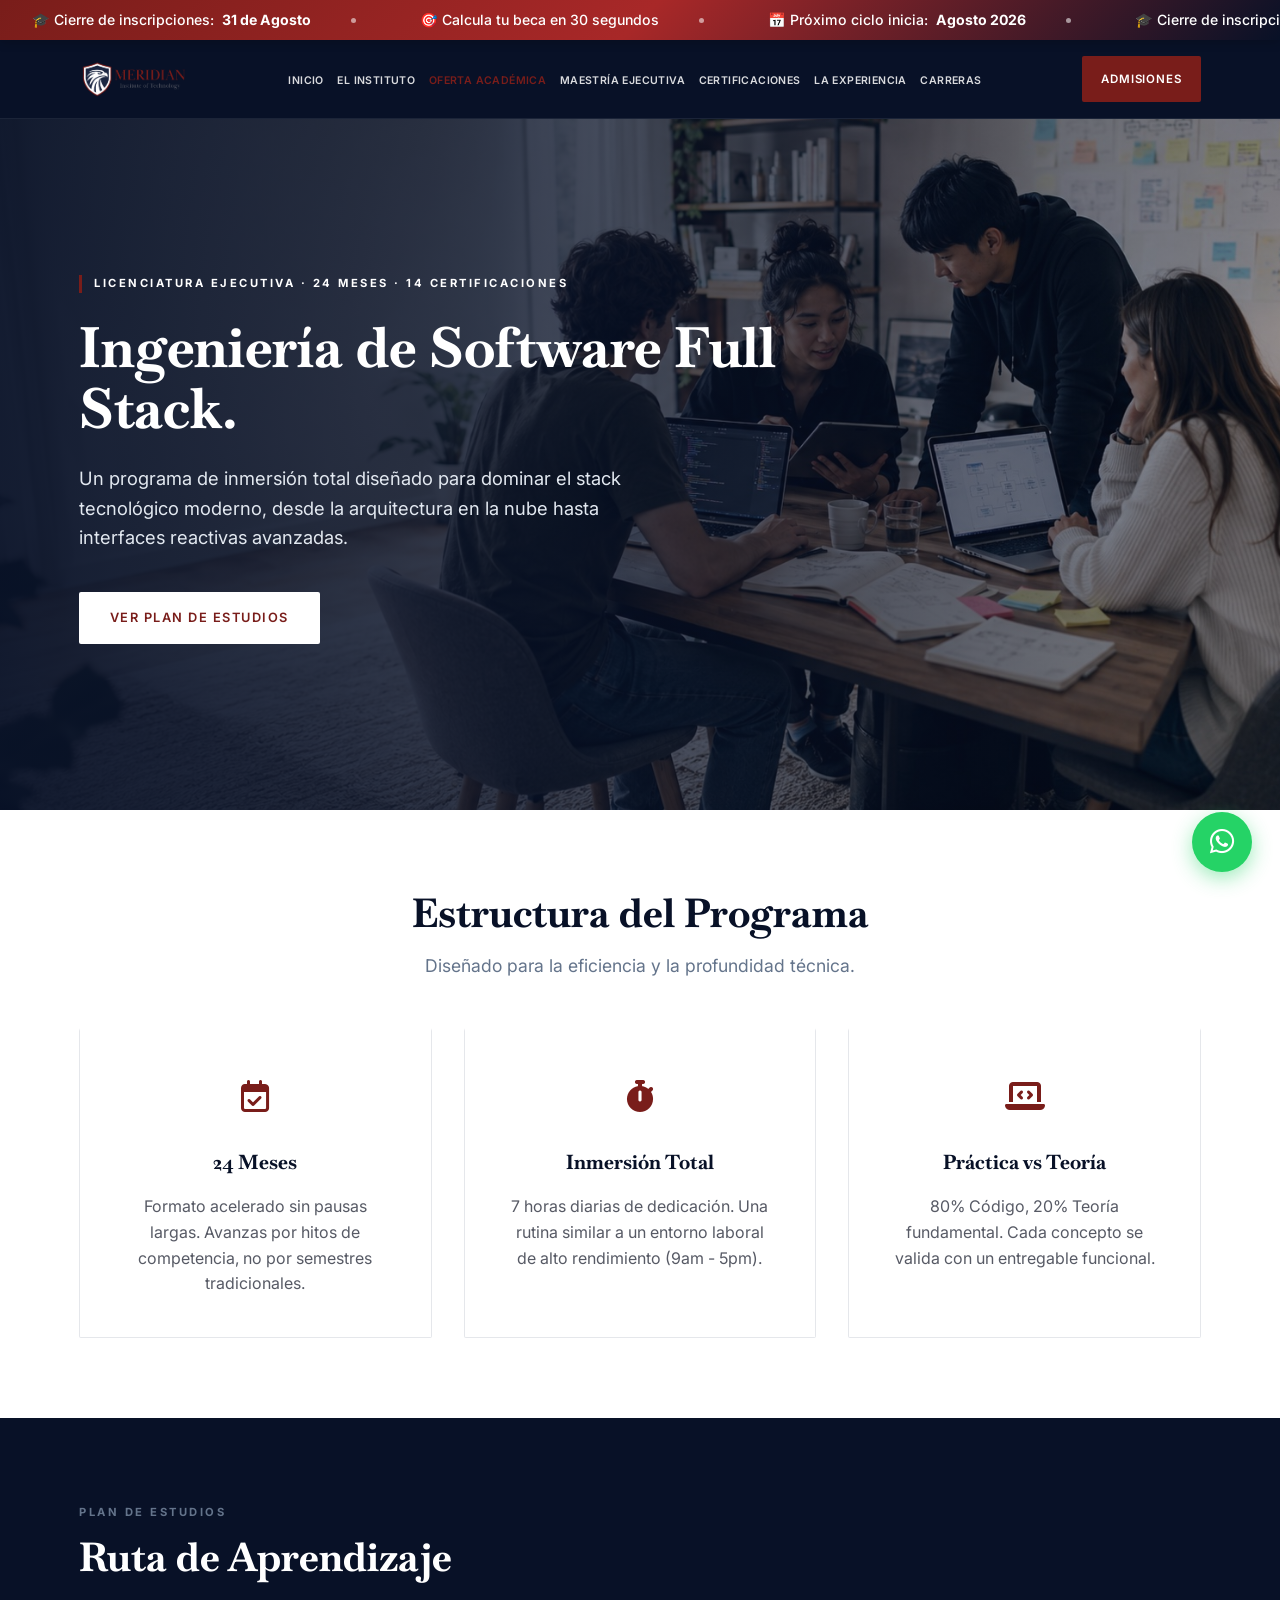
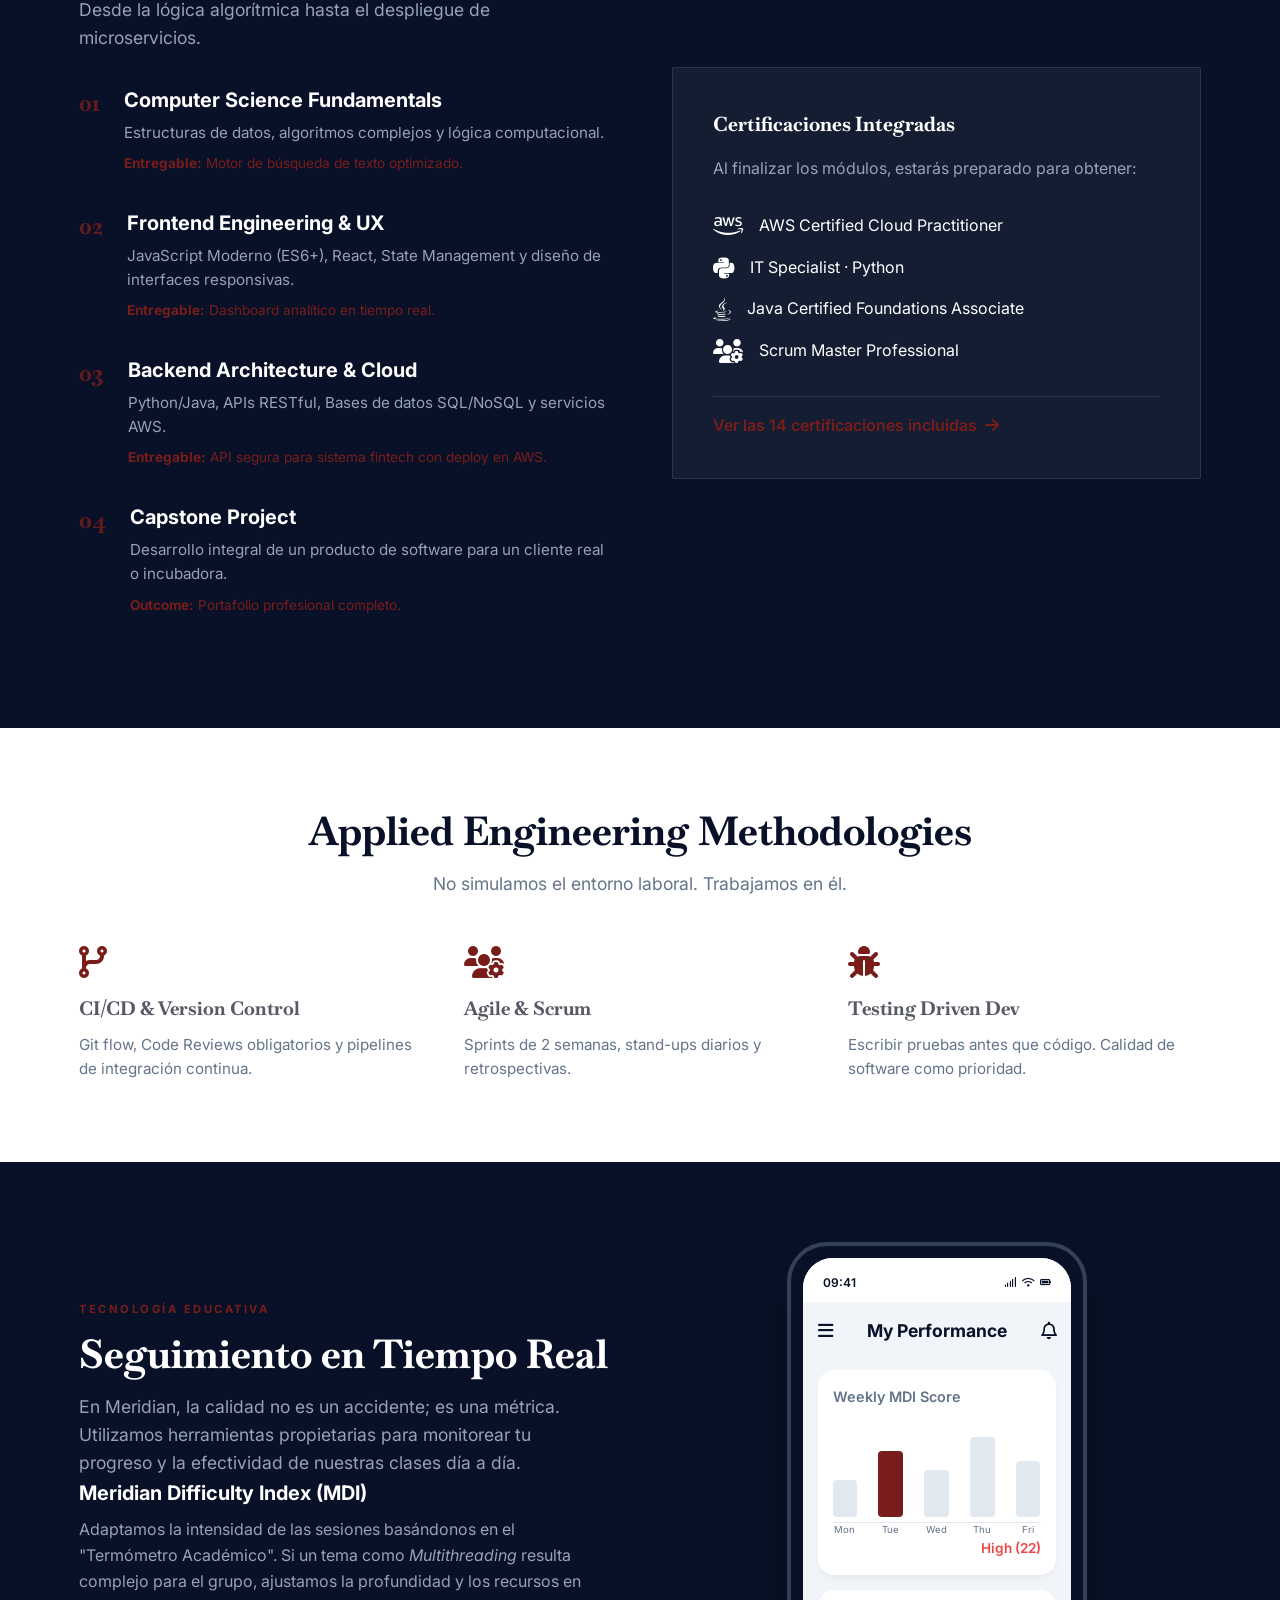
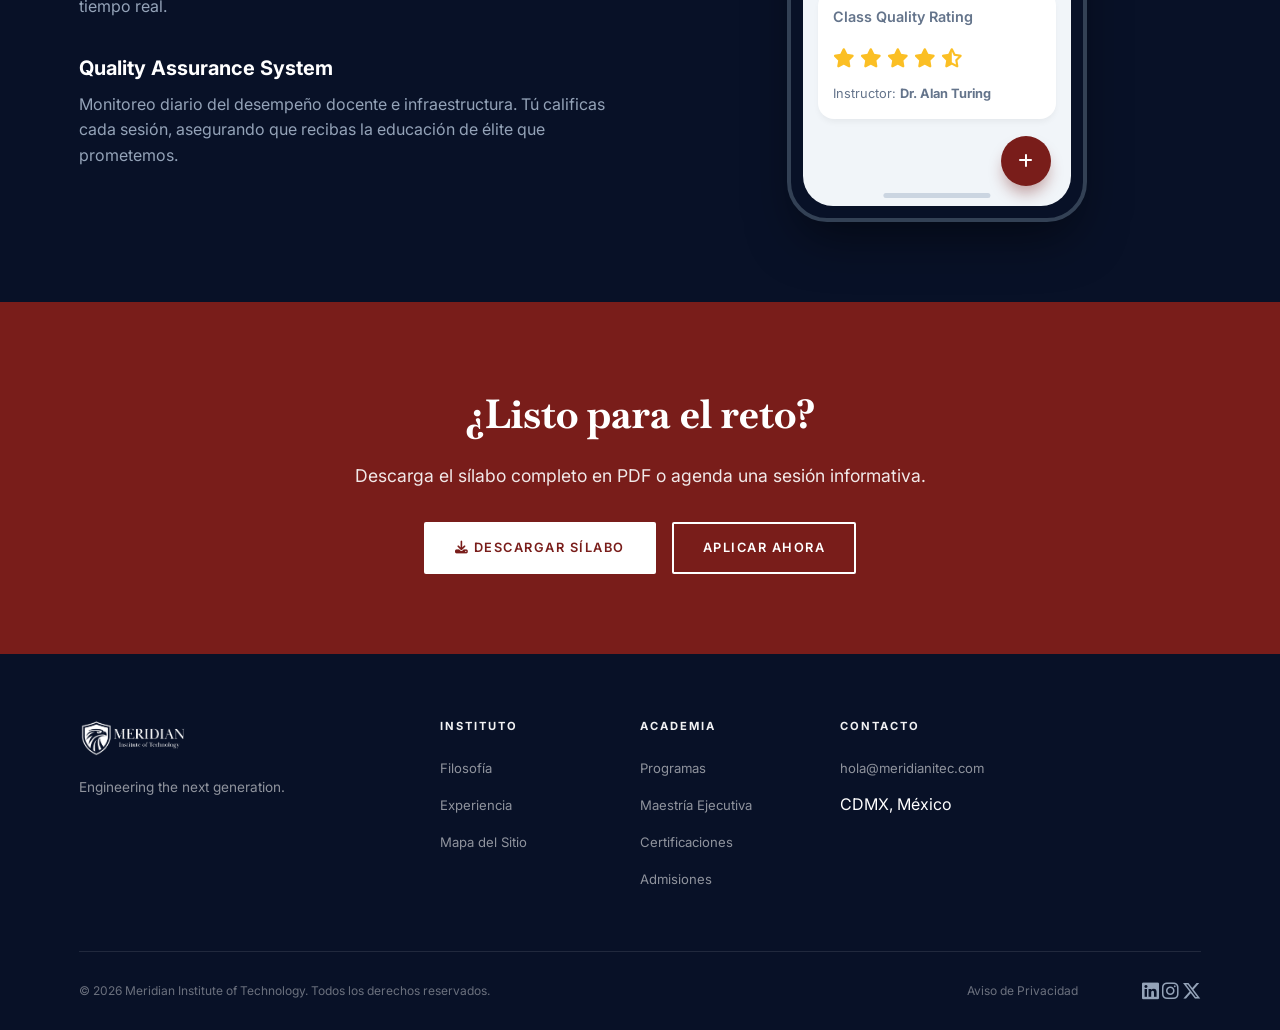
<file: programs.html>
<!DOCTYPE html>
<html lang="es-MX">

<head>
    <meta charset="UTF-8">
    <meta name="viewport" content="width=device-width, initial-scale=1.0">
    <meta name="description"
        content="Oferta Académica Meridian: Ingeniería de Software Full Stack. Programa intensivo de 24 meses con 14 certificaciones globales.">
    <title>Meridian Institute of Technology | Programas</title>
    <link rel="canonical" href="https://meridianitec.com/programs.html">
    <!-- Open Graph / Social Media Metatags -->
    <meta property="og:type" content="website">
    <meta property="og:url" content="https://meridianitec.com/programs.html">
    <meta property="og:title" content="Meridian Institute of Technology | Programas">
    <meta property="og:description"
        content="Oferta Académica Meridian: Ingeniería de Software Full Stack. Programa intensivo de 24 meses con 14 certificaciones globales.">
    <meta property="og:image" content="https://meridianitec.com/assets/social-share.jpg">

    <link rel="icon" href="assets/meridian-logo-tab.png" type="image/png">

    <!-- Google Fonts -->
    <link rel="preconnect" href="https://fonts.googleapis.com">
    <link rel="preconnect" href="https://fonts.gstatic.com" crossorigin>
    <link rel="preload" as="style" href="https://fonts.googleapis.com/css2?family=Baskervville:ital@0;1&family=Inter:wght@300;400;600&display=swap"
        onload="this.onload=null;this.rel='stylesheet'">
    <noscript><link rel="stylesheet" href="https://fonts.googleapis.com/css2?family=Baskervville:ital@0;1&family=Inter:wght@300;400;600&display=swap"></noscript>

    <!-- FontAwesome — carga NO bloqueante. Son 100 KB de iconos decorativos que
         estaban en la ruta crítica: el render-delay era el 84 % del LCP.
         integrity+crossorigin verifican el archivo servido por el CDN (SRI).
         El <noscript> mantiene los iconos si el JS está desactivado. -->
    <link rel="preload" as="style" href="https://cdnjs.cloudflare.com/ajax/libs/font-awesome/6.5.1/css/all.min.css"
        integrity="sha384-t1nt8BQoYMLFN5p42tRAtuAAFQaCQODekUVeKKZrEnEyp4H2R0RHFz0KWpmj7i8g" crossorigin="anonymous" referrerpolicy="no-referrer"
        onload="this.onload=null;this.rel='stylesheet'">
    <noscript><link rel="stylesheet" href="https://cdnjs.cloudflare.com/ajax/libs/font-awesome/6.5.1/css/all.min.css"
        integrity="sha384-t1nt8BQoYMLFN5p42tRAtuAAFQaCQODekUVeKKZrEnEyp4H2R0RHFz0KWpmj7i8g" crossorigin="anonymous" referrerpolicy="no-referrer"></noscript>

    <!-- Hoja de Estilos Maestra -->
    <link rel="stylesheet" href="style.css">
</head>

<body>

    <!-- MARQUESINA PROMOCIONAL
         Dos sets idénticos: la animación desplaza -50% para el bucle continuo.
         Si se edita un mensaje hay que tocarlo en AMBOS sets o el bucle salta.
         El segundo set va aria-hidden para no leerlo dos veces. -->
    <div id="promo-bar" class="sticky-promo-bar">
        <a class="promo-marquee" href="index.html#calculadora-becas">
            <div class="promo-marquee-track">
                <span class="promo-item">🎓 Cierre de inscripciones: <strong>31 de Agosto</strong></span>
                <span class="promo-item">🎯 Calcula tu beca en 30 segundos</span>
                <span class="promo-item">📅 Próximo ciclo inicia: <strong>Agosto 2026</strong></span>
                <span class="promo-item" aria-hidden="true">🎓 Cierre de inscripciones: <strong>31 de Agosto</strong></span>
                <span class="promo-item" aria-hidden="true">🎯 Calcula tu beca en 30 segundos</span>
                <span class="promo-item" aria-hidden="true">📅 Próximo ciclo inicia: <strong>Agosto 2026</strong></span>
            </div>
        </a>
    </div>

    <!-- NAV -->
    <header class="main-header glass-effect">
        <div class="container nav-container">
            <div class="logo">
                <a href="index.html">
                    <img decoding="async" src="assets/logo-meridian.jpg" alt="Meridian Institute of Technology Logo">
                </a>
            </div>

            <nav class="main-nav">
                <ul class="nav-list">
                    <li><a href="index.html" class="nav-link">Inicio</a></li>
                    <li><a href="institute.html" class="nav-link">El Instituto</a></li>
                    <li><a href="programs.html" class="nav-link" style="color: var(--primary-color);">Oferta
                            Académica</a></li>
                    <li><a href="maestria-ejecutiva.html" class="nav-link">Maestría Ejecutiva</a></li>
                    <li><a href="certifications.html" class="nav-link">Certificaciones</a></li>
                    <li><a href="experience.html" class="nav-link">La Experiencia</a></li>
                    <li><a href="careers.html" class="nav-link">Carreras</a></li>
                </ul>
            </nav>

            <div class="nav-actions">
                <a href="admissions.html" class="btn btn-primary">Admisiones</a>
                <button class="menu-toggle" aria-label="Abrir menú">
                    <i class="fa-solid fa-bars"></i>
                </button>
            </div>
        </div>
    </header>

    <main>
        <!-- 1. HERO PROGRAMS -->
        <section class="hero-section">
            <div class="hero-bg-overlay"></div>
            <!-- Imagen sugerida: coding-environment o lab -->
            <img fetchpriority="high" decoding="async" src="assets/programs-bg.jpg" srcset="assets/programs-bg-960.jpg 960w, assets/programs-bg.jpg 1920w" sizes="100vw" alt="Laboratorio de Código" class="hero-bg-img" width="1920" height="1080">

            <div class="container hero-content">
                <span class="hero-eyebrow">Licenciatura Ejecutiva · 24 Meses · 14 Certificaciones</span>
                <h1 class="hero-title">Ingeniería de Software Full Stack.</h1>
                <p class="hero-subtitle">
                    Un programa de inmersión total diseñado para dominar el stack tecnológico moderno, desde la
                    arquitectura en la nube hasta interfaces reactivas avanzadas.
                </p>
                <div class="hero-buttons">
                    <a href="#curriculum" class="btn btn-white">Ver Plan de Estudios</a>
                </div>
            </div>
        </section>

        <!-- 2. CORE STRUCTURE (Resumen) -->
        <section class="section-padding">
            <div class="container">
                <div class="section-header text-center">
                    <h2 class="section-title">Estructura del Programa</h2>
                    <p class="section-desc">Diseñado para la eficiencia y la profundidad técnica.</p>
                </div>

                <div class="grid-3-col">
                    <!-- Duración -->
                    <article class="card-feature text-center">
                        <div class="card-icon">
                            <i class="fa-regular fa-calendar-check"></i>
                        </div>
                        <h3 class="card-title">24 Meses</h3>
                        <p class="card-text">
                            Formato acelerado sin pausas largas. Avanzas por hitos de competencia, no por semestres
                            tradicionales.
                        </p>
                    </article>

                    <!-- Ritmo -->
                    <article class="card-feature text-center">
                        <div class="card-icon">
                            <i class="fa-solid fa-stopwatch"></i>
                        </div>
                        <h3 class="card-title">Inmersión Total</h3>
                        <p class="card-text">
                            7 horas diarias de dedicación. Una rutina similar a un entorno laboral de alto rendimiento
                            (9am - 5pm).
                        </p>
                    </article>

                    <!-- Enfoque -->
                    <article class="card-feature text-center">
                        <div class="card-icon">
                            <i class="fa-solid fa-laptop-code"></i>
                        </div>
                        <h3 class="card-title">Práctica vs Teoría</h3>
                        <p class="card-text">
                            80% Código, 20% Teoría fundamental. Cada concepto se valida con un entregable funcional.
                        </p>
                    </article>
                </div>
            </div>
        </section>

        <!-- 3. CURRICULUM MAP (Reutilizando estilo .process-list) -->
        <section id="curriculum" class="section-padding dark-bg">
            <div class="container">
                <div class="split-layout">
                    <div class="text-content">
                        <span class="tag" style="color: #64748b; border-color: #64748b;">Plan de Estudios</span>
                        <h2 class="section-title">Ruta de Aprendizaje</h2>
                        <p class="section-desc">
                            Desde la lógica algorítmica hasta el despliegue de microservicios.
                        </p>

                        <!-- Lista de Procesos Adaptada a Temario -->
                        <ul class="process-list">
                            <!-- Módulo 1 -->
                            <li class="process-item">
                                <span class="process-number">01</span>
                                <div class="process-info">
                                    <h3 style="color: white; font-size: 1.25rem;">Computer Science Fundamentals</h3>
                                    <p style="margin-bottom: 0.5rem;">Estructuras de datos, algoritmos complejos y
                                        lógica computacional.</p>
                                    <p style="font-size: 0.85rem; color: var(--primary-color);">
                                        <strong>Entregable:</strong> Motor de búsqueda de texto optimizado.
                                    </p>
                                </div>
                            </li>

                            <!-- Módulo 2 -->
                            <li class="process-item">
                                <span class="process-number">02</span>
                                <div class="process-info">
                                    <h3 style="color: white; font-size: 1.25rem;">Frontend Engineering & UX</h3>
                                    <p style="margin-bottom: 0.5rem;">JavaScript Moderno (ES6+), React, State Management
                                        y diseño de interfaces responsivas.</p>
                                    <p style="font-size: 0.85rem; color: var(--primary-color);">
                                        <strong>Entregable:</strong> Dashboard analítico en tiempo real.
                                    </p>
                                </div>
                            </li>

                            <!-- Módulo 3 -->
                            <li class="process-item">
                                <span class="process-number">03</span>
                                <div class="process-info">
                                    <h3 style="color: white; font-size: 1.25rem;">Backend Architecture & Cloud</h3>
                                    <p style="margin-bottom: 0.5rem;">Python/Java, APIs RESTful, Bases de datos
                                        SQL/NoSQL y servicios AWS.</p>
                                    <p style="font-size: 0.85rem; color: var(--primary-color);">
                                        <strong>Entregable:</strong> API segura para sistema fintech con deploy en AWS.
                                    </p>
                                </div>
                            </li>

                            <!-- Módulo 4 -->
                            <li class="process-item">
                                <span class="process-number">04</span>
                                <div class="process-info">
                                    <h3 style="color: white; font-size: 1.25rem;">Capstone Project</h3>
                                    <p style="margin-bottom: 0.5rem;">Desarrollo integral de un producto de software
                                        para un cliente real o incubadora.</p>
                                    <p style="font-size: 0.85rem; color: var(--primary-color);">
                                        <strong>Outcome:</strong> Portafolio profesional completo.
                                    </p>
                                </div>
                            </li>
                        </ul>
                    </div>

                    <div class="visual-content">
                        <!-- Tarjeta de Certificaciones Incluidas (Sticky visual) -->
                        <div class="card-feature"
                            style="background: rgba(255,255,255,0.05); border: 1px solid rgba(255,255,255,0.1); color: white;">
                            <h3 class="card-title" style="color: white;">Certificaciones Integradas</h3>
                            <p class="card-text" style="color: #94a3b8; margin-bottom: 2rem;">
                                Al finalizar los módulos, estarás preparado para obtener:
                            </p>

                            <ul style="display: flex; flex-direction: column; gap: 1rem;">
                                <li style="display: flex; align-items: center; gap: 1rem;">
                                    <i class="fa-brands fa-aws" style="font-size: 1.5rem;"></i>
                                    <span>AWS Certified Cloud Practitioner</span>
                                </li>
                                <li style="display: flex; align-items: center; gap: 1rem;">
                                    <i class="fa-brands fa-python" style="font-size: 1.5rem;"></i>
                                    <span>IT Specialist · Python</span>
                                </li>
                                <li style="display: flex; align-items: center; gap: 1rem;">
                                    <i class="fa-brands fa-java" style="font-size: 1.5rem;"></i>
                                    <span>Java Certified Foundations Associate</span>
                                </li>
                                <li style="display: flex; align-items: center; gap: 1rem;">
                                    <i class="fa-solid fa-users-gear" style="font-size: 1.5rem;"></i>
                                    <span>Scrum Master Professional</span>
                                </li>
                            </ul>

                            <div
                                style="margin-top: 2rem; padding-top: 1rem; border-top: 1px solid rgba(255,255,255,0.1);">
                                <a href="certifications.html" class="link-arrow"
                                    style="color: var(--primary-color);">Ver las 14 certificaciones incluidas <i
                                        class="fa-solid fa-arrow-right"></i></a>
                            </div>
                        </div>
                    </div>
                </div>
            </div>
        </section>

        <!-- 4. METODOLOGÍA -->
        <section class="section-padding">
            <div class="container text-center">
                <h2 class="section-title">Applied Engineering Methodologies</h2>
                <p class="section-desc" style="margin-bottom: 3rem;">
                    No simulamos el entorno laboral. Trabajamos en él.
                </p>

                <div class="grid-3-col">
                    <div style="text-align: left;">
                        <i class="fa-solid fa-code-branch"
                            style="font-size: 2rem; color: var(--primary-color); margin-bottom: 1rem;"></i>
                        <h3 style="font-family: var(--font-display); font-size: 1.2rem; margin-bottom: 0.5rem;">CI/CD &
                            Version Control</h3>
                        <p style="font-size: 0.95rem; color: #64748b;">Git flow, Code Reviews obligatorios y pipelines
                            de integración continua.</p>
                    </div>
                    <div style="text-align: left;">
                        <i class="fa-solid fa-users-gear"
                            style="font-size: 2rem; color: var(--primary-color); margin-bottom: 1rem;"></i>
                        <h4 style="font-family: var(--font-display); font-size: 1.2rem; margin-bottom: 0.5rem;">Agile &
                            Scrum</h4>
                        <p style="font-size: 0.95rem; color: #64748b;">Sprints de 2 semanas, stand-ups diarios y
                            retrospectivas.</p>
                    </div>
                    <div style="text-align: left;">
                        <i class="fa-solid fa-bug"
                            style="font-size: 2rem; color: var(--primary-color); margin-bottom: 1rem;"></i>
                        <h4 style="font-family: var(--font-display); font-size: 1.2rem; margin-bottom: 0.5rem;">Testing
                            Driven Dev</h4>
                        <p style="font-size: 0.95rem; color: #64748b;">Escribir pruebas antes que código. Calidad de
                            software como prioridad.</p>
                    </div>
                </div>
            </div>
        </section>

        <!-- 5. SEGUIMIENTO EN TIEMPO REAL (NUEVA SECCIÓN) -->
        <section class="section-padding dark-bg">
            <div class="container">
                <div class="split-layout">
                    <div class="text-content">
                        <span class="tag"
                            style="color: var(--primary-color); border-color: var(--primary-color);">Tecnología
                            Educativa</span>
                        <h2 class="section-title">Seguimiento en Tiempo Real</h2>
                        <p class="section-desc">
                            En Meridian, la calidad no es un accidente; es una métrica. Utilizamos herramientas
                            propietarias para monitorear tu progreso y la efectividad de nuestras clases día a día.
                        </p>

                        <div class="feature-block" style="margin-bottom: 2rem;">
                            <h3 style="color: white; font-size: 1.25rem; margin-bottom: 0.5rem;">Meridian Difficulty
                                Index (MDI)</h3>
                            <p style="color: #94a3b8;">
                                Adaptamos la intensidad de las sesiones basándonos en el "Termómetro Académico". Si un
                                tema como <em>Multithreading</em> resulta complejo para el grupo, ajustamos la
                                profundidad y los recursos en tiempo real.
                            </p>
                        </div>

                        <div class="feature-block">
                            <h4 style="color: white; font-size: 1.25rem; margin-bottom: 0.5rem;">Quality Assurance
                                System</h4>
                            <p style="color: #94a3b8;">
                                Monitoreo diario del desempeño docente e infraestructura. Tú calificas cada sesión,
                                asegurando que recibas la educación de élite que prometemos.
                            </p>
                        </div>
                    </div>

                    <div class="visual-content" style="display: flex; justify-content: center; align-items: center;">
                        <!-- PHONE MOCKUP (CSS ONLY) -->
                        <div class="app-device-mockup">
                            <div class="app-screen">
                                <!-- App Header -->
                                <div class="app-header">
                                    <div class="app-time">09:41</div>
                                    <div class="app-status-icons">
                                        <i class="fa-solid fa-signal" style="font-size: 10px;"></i>
                                        <i class="fa-solid fa-wifi" style="font-size: 10px;"></i>
                                        <i class="fa-solid fa-battery-full" style="font-size: 10px;"></i>
                                    </div>
                                </div>

                                <!-- App Content -->
                                <div class="app-body">
                                    <div class="app-nav">
                                        <i class="fa-solid fa-bars"></i>
                                        <span>My Performance</span>
                                        <i class="fa-regular fa-bell"></i>
                                    </div>

                                    <div class="app-card">
                                        <h5 class="app-card-title">Weekly MDI Score</h5>
                                        <div class="chart-container">
                                            <div class="chart-bar" style="--h: 40%;" data-label="Mon"></div>
                                            <div class="chart-bar" style="--h: 70%; background: var(--primary-color);"
                                                data-label="Tue"></div>
                                            <div class="chart-bar" style="--h: 50%;" data-label="Wed"></div>
                                            <div class="chart-bar" style="--h: 85%;" data-label="Thu"></div>
                                            <div class="chart-bar" style="--h: 60%;" data-label="Fri"></div>
                                        </div>
                                        <div class="app-stat-row">
                                            <span class="stat-label">Topic Difficulty</span>
                                            <span class="stat-value warning">High (22)</span>
                                        </div>
                                    </div>

                                    <div class="app-card">
                                        <h5 class="app-card-title">Class Quality Rating</h5>
                                        <div class="rating-stars">
                                            <i class="fa-solid fa-star"></i>
                                            <i class="fa-solid fa-star"></i>
                                            <i class="fa-solid fa-star"></i>
                                            <i class="fa-solid fa-star"></i>
                                            <i class="fa-solid fa-star-half-stroke"></i>
                                        </div>
                                        <p class="app-text-sm">Instructor: <strong>Dr. Alan Turing</strong></p>
                                    </div>

                                    <div class="app-fab">
                                        <i class="fa-solid fa-plus"></i>
                                    </div>
                                </div>

                                <!-- App Home Indicator -->
                                <div class="app-home-indicator"></div>
                            </div>
                        </div>
                    </div>
                </div>
            </div>
        </section>
        <section class="cta-section theme-red">
            <div class="container text-center">
                <h2 class="cta-title">¿Listo para el reto?</h2>
                <p class="cta-text">Descarga el sílabo completo en PDF o agenda una sesión informativa.</p>
                <div style="display: flex; gap: 1rem; justify-content: center; flex-wrap: wrap;">
                    <a href="https://drive.google.com/uc?export=download&id=REEMPLAZAR_CON_ID_REAL" class="btn btn-white" target="_blank" rel="noopener"><i class="fa-solid fa-download"></i> Descargar Sílabo</a>
                    <a href="admissions.html" class="btn btn-outline" style="color: white; border-color: white;">Aplicar
                        Ahora</a>
                </div>
            </div>
        </section>
    </main>

    <!-- FOOTER -->
    <footer class="main-footer dark-bg">
        <div class="container">
            <div class="footer-top">
                <div class="footer-brand">
                    <img loading="lazy" decoding="async" src="assets/logo-meridian-bco.png" alt="Meridian Logo" class="footer-logo">
                    <p>Engineering the next generation.</p>
                </div>

                <div class="footer-links">
                    <div class="link-column">
                        <h2>Instituto</h2>
                        <ul>
                            <li><a href="institute.html">Filosofía</a></li>
                            <li><a href="experience.html">Experiencia</a></li>
                            <li><a href="sitemap.html">Mapa del Sitio</a></li>
                        </ul>
                    </div>
                    <div class="link-column">
                        <h2>Academia</h2>
                        <ul>
                            <li><a href="programs.html">Programas</a></li>
                            <li><a href="maestria-ejecutiva.html">Maestría Ejecutiva</a></li>
                            <li><a href="certifications.html">Certificaciones</a></li>
                            <li><a href="admissions.html">Admisiones</a></li>
                        </ul>
                    </div>
                    <div class="link-column">
                        <h2>Contacto</h2>
                        <ul>
                            <li><a href="mailto:hola@meridianitec.com">hola@meridianitec.com</a></li>
                            <li>CDMX, México</li>
                        </ul>
                    </div>
                </div>
            </div>

            <div class="footer-bottom">
                <p>&copy; 2026 Meridian Institute of Technology. Todos los derechos reservados.</p>
                <div class="footer-legal-links" style="margin-left: auto; margin-right: 2rem;">
                    <a href="privacy.html" style="color: #64748b; font-size: 0.85rem; margin-right: 1rem;">Aviso de
                        Privacidad</a>
                </div>
                <div class="social-links">
                    <a href="#" aria-label="LinkedIn"><i class="fa-brands fa-linkedin"></i></a>
                    <a href="#" aria-label="Instagram"><i class="fa-brands fa-instagram"></i></a>
                    <a href="#" aria-label="Twitter"><i class="fa-brands fa-x-twitter"></i></a>
                </div>
            </div>
        </div>
    </footer>

    <!-- WhatsApp FAB -->
    <a href="https://wa.me/5215565029451?text=Hola%2C%20tengo%20dudas%20sobre%20las%20licenciaturas%20de%20Meridian" class="whatsapp-fab" target="_blank" rel="noopener" aria-label="Chat por WhatsApp">
        <i class="fa-brands fa-whatsapp"></i>
    </a>

    <!-- Social Proof Toasts -->

    <!-- Script Global -->
    <script src="main.js"></script>
    <script src="conversion.js"></script>
</body>

</html>
</file>
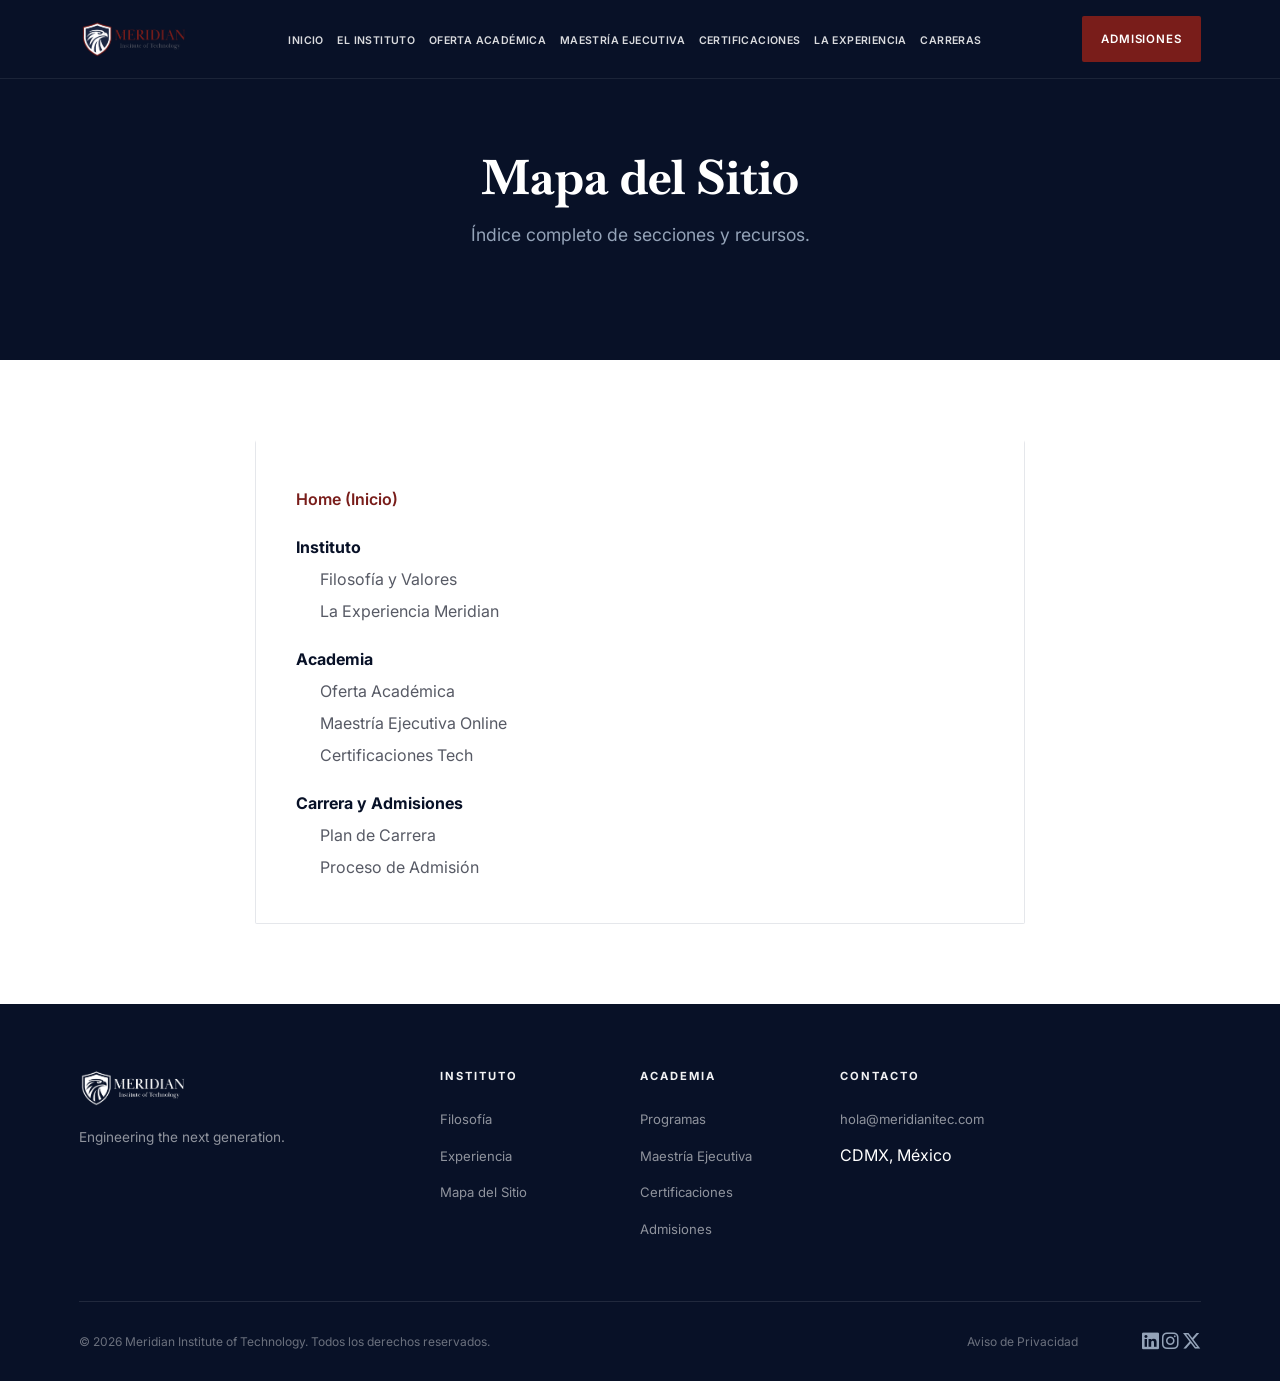
<file: sitemap.html>
<!DOCTYPE html>
<html lang="es-MX">

<head>
    <meta charset="UTF-8">
    <meta name="viewport" content="width=device-width, initial-scale=1.0">
    <meta name="description"
        content="Mapa del sitio de Meridian Institute of Technology. Encuentra todas las secciones y recursos disponibles.">
    <title>Meridian Institute of Technology | Mapa del Sitio</title>
    <link rel="canonical" href="https://meridianitec.com/sitemap.html">
    <!-- Open Graph / Social Media Metatags -->
    <meta property="og:type" content="website">
    <meta property="og:url" content="https://meridianitec.com/sitemap.html">
    <meta property="og:title" content="Meridian Institute of Technology | Mapa del Sitio">
    <meta property="og:description" content="Mapa del sitio de Meridian Institute of Technology.">
    <meta property="og:image" content="https://meridianitec.com/assets/social-share.jpg">

    <link rel="icon" href="assets/meridian-logo-tab.png" type="image/png">

    <!-- Google Fonts -->
    <link rel="preconnect" href="https://fonts.googleapis.com">
    <link rel="preconnect" href="https://fonts.gstatic.com" crossorigin>
    <link rel="preload" as="style" href="https://fonts.googleapis.com/css2?family=Baskervville:ital@0;1&family=Inter:wght@300;400;600&display=swap"
        onload="this.onload=null;this.rel='stylesheet'">
    <noscript><link rel="stylesheet" href="https://fonts.googleapis.com/css2?family=Baskervville:ital@0;1&family=Inter:wght@300;400;600&display=swap"></noscript>

    <!-- FontAwesome — carga NO bloqueante. Son 100 KB de iconos decorativos que
         estaban en la ruta crítica: el render-delay era el 84 % del LCP.
         integrity+crossorigin verifican el archivo servido por el CDN (SRI).
         El <noscript> mantiene los iconos si el JS está desactivado. -->
    <link rel="preload" as="style" href="https://cdnjs.cloudflare.com/ajax/libs/font-awesome/6.5.1/css/all.min.css"
        integrity="sha384-t1nt8BQoYMLFN5p42tRAtuAAFQaCQODekUVeKKZrEnEyp4H2R0RHFz0KWpmj7i8g" crossorigin="anonymous" referrerpolicy="no-referrer"
        onload="this.onload=null;this.rel='stylesheet'">
    <noscript><link rel="stylesheet" href="https://cdnjs.cloudflare.com/ajax/libs/font-awesome/6.5.1/css/all.min.css"
        integrity="sha384-t1nt8BQoYMLFN5p42tRAtuAAFQaCQODekUVeKKZrEnEyp4H2R0RHFz0KWpmj7i8g" crossorigin="anonymous" referrerpolicy="no-referrer"></noscript>

    <!-- Styles -->
    <link rel="stylesheet" href="style.css">
</head>

<body>

    <!-- NAV -->
    <header class="main-header glass-effect">
        <div class="container nav-container">
            <div class="logo">
                <a href="index.html">
                    <img decoding="async" src="assets/logo-meridian.jpg" alt="Meridian Institute of Technology Logo">
                </a>
            </div>

            <nav class="main-nav">
                <ul class="nav-list">
                    <li><a href="index.html" class="nav-link">Inicio</a></li>
                    <li><a href="institute.html" class="nav-link">El Instituto</a></li>
                    <li><a href="programs.html" class="nav-link">Oferta Académica</a></li>
                    <li><a href="maestria-ejecutiva.html" class="nav-link">Maestría Ejecutiva</a></li>
                    <li><a href="certifications.html" class="nav-link">Certificaciones</a></li>
                    <li><a href="experience.html" class="nav-link">La Experiencia</a></li>
                    <li><a href="careers.html" class="nav-link">Carreras</a></li>
                </ul>
            </nav>

            <div class="nav-actions">
                <a href="admissions.html" class="btn btn-primary">Admisiones</a>
                <button class="menu-toggle" aria-label="Abrir menú">
                    <i class="fa-solid fa-bars"></i>
                </button>
            </div>
        </div>
    </header>

    <main>
        <!-- HERO SITEMAP -->
        <section class="section-padding dark-bg" style="padding-top: 150px; min-height: 40vh;">
            <div class="container text-center">
                <h1 class="section-title" style="color: white; font-size: 3rem;">Mapa del Sitio</h1>
                <p class="section-desc" style="color: #94a3b8;">Índice completo de secciones y recursos.</p>
            </div>
        </section>

        <!-- SITEMAP LINKS -->
        <section class="section-padding">
            <div class="container" style="max-width: 800px;">
                <div class="card-feature">
                    <ul style="line-height: 2;">
                        <li><a href="index.html" style="font-weight: 600; color: var(--primary-color);">Home
                                (Inicio)</a></li>

                        <li style="margin-top: 1rem; font-weight: 700; color: var(--secondary-color);">Instituto</li>
                        <ul style="padding-left: 1.5rem;">
                            <li><a href="institute.html">Filosofía y Valores</a></li>
                            <li><a href="experience.html">La Experiencia Meridian</a></li>
                        </ul>

                        <li style="margin-top: 1rem; font-weight: 700; color: var(--secondary-color);">Academia</li>
                        <ul style="padding-left: 1.5rem;">
                            <li><a href="programs.html">Oferta Académica</a></li>
                            <li><a href="maestria-ejecutiva.html">Maestría Ejecutiva Online</a></li>
                            <li><a href="certifications.html">Certificaciones Tech</a></li>
                        </ul>

                        <li style="margin-top: 1rem; font-weight: 700; color: var(--secondary-color);">Carrera y
                            Admisiones</li>
                        <ul style="padding-left: 1.5rem;">
                            <li><a href="careers.html">Plan de Carrera</a></li>
                            <li><a href="admissions.html">Proceso de Admisión</a></li>
                        </ul>
                    </ul>
                </div>
            </div>
        </section>
    </main>

    <!-- FOOTER -->
    <footer class="main-footer dark-bg">
        <div class="container">
            <div class="footer-top">
                <div class="footer-brand">
                    <img loading="lazy" decoding="async" src="assets/logo-meridian-bco.png" alt="Meridian Logo" class="footer-logo">
                    <p>Engineering the next generation.</p>
                </div>

                <div class="footer-links">
                    <div class="link-column">
                        <h2>Instituto</h2>
                        <ul>
                            <li><a href="institute.html">Filosofía</a></li>
                            <li><a href="experience.html">Experiencia</a></li>
                            <li><a href="sitemap.html">Mapa del Sitio</a></li>
                        </ul>
                    </div>
                    <div class="link-column">
                        <h2>Academia</h2>
                        <ul>
                            <li><a href="programs.html">Programas</a></li>
                            <li><a href="maestria-ejecutiva.html">Maestría Ejecutiva</a></li>
                            <li><a href="certifications.html">Certificaciones</a></li>
                            <li><a href="admissions.html">Admisiones</a></li>
                        </ul>
                    </div>
                    <div class="link-column">
                        <h2>Contacto</h2>
                        <ul>
                            <li><a href="mailto:hola@meridianitec.com">hola@meridianitec.com</a></li>
                            <li>CDMX, México</li>
                        </ul>
                    </div>
                </div>
            </div>

            <div class="footer-bottom">
                <p>&copy; 2026 Meridian Institute of Technology. Todos los derechos reservados.</p>
                <div class="footer-legal-links" style="margin-left: auto; margin-right: 2rem;">
                    <a href="privacy.html" style="color: #64748b; font-size: 0.85rem; margin-right: 1rem;">Aviso de
                        Privacidad</a>
                </div>
                <div class="social-links">
                    <a href="#" aria-label="LinkedIn"><i class="fa-brands fa-linkedin"></i></a>
                    <a href="#" aria-label="Instagram"><i class="fa-brands fa-instagram"></i></a>
                    <a href="#" aria-label="Twitter"><i class="fa-brands fa-x-twitter"></i></a>
                </div>
            </div>
        </div>
    </footer>

    <!-- Script Global -->
    <script src="main.js"></script>
</body>

</html>
</file>
<file: style.css>
/* =========================================
   1. VARIABLES & RESET
   ========================================= */
:root {
    /* Paleta Oficial Meridian Institute of Technology */
    --primary-color: #791D1A;
    --primary-hover: #5a1513;
    --secondary-color: #081127;
    --accent-color: #1A2641;
    --neutral-color: #575A65;

    --dark-bg: #081127;
    --dark-bg-soft: #1A2641;
    --light-bg: #ffffff;
    --gray-bg: #f8fafc;

    --text-main: #575A65;
    --text-strong: #081127;
    --text-light: #ffffff;
    /* Texto atenuado. Cada token declara sobre qué fondo es válido, porque el
       mismo gris que se lee bien sobre el navy falla el contraste sobre blanco.
       Medido con WCAG 2.2 (AA exige 4.5:1 en texto normal):
         --text-muted        #94a3b8 sobre #081127 → 7.05:1  ✓   sobre blanco → 2.56:1 ✗
         --text-muted-light  #64748b sobre #ffffff → 4.76:1  ✓
       Usar --text-muted SOLO sobre fondo oscuro. */
    --text-muted: #94a3b8;
    --text-muted-light: #64748b;

    /* Tipografía */
    --font-display: 'Baskervville', serif;
    --font-body: 'Inter', sans-serif;

    /* UI Elements */
    --border-radius: 2px;
    --transition: all 0.3s ease;
    --shadow-sm: 0 4px 6px -1px rgba(8, 17, 39, 0.08);
    --shadow-lg: 0 10px 15px -3px rgba(8, 17, 39, 0.12);

    /* Alto del "chrome" fijo (barra promo + header).
       Ambos son position:fixed, así que no ocupan lugar en el flujo y el
       contenido pasa por debajo si nadie reserva su espacio.
       main.js mide los valores reales y sobrescribe estas variables en cada
       resize, así que sirven para cualquier breakpoint sin tocar el CSS.
       Los valores de aquí son solo el respaldo antes de que corra el script. */
    --promo-h: 40px;
    --header-h: 84px;
    --chrome-h: calc(var(--promo-h) + var(--header-h));
}

/* Respaldo para el primer pintado en móvil, antes de que main.js mida.
   Solo evita un reajuste de unos pocos píxeles al cargar; el valor real lo
   sigue fijando la medición, así que no hay que mantenerlo exacto. */
@media (max-width: 768px) {
    :root {
        --promo-h: 35px;
        --header-h: 74px;
    }
}

/* Las anclas internas (#calculadora-becas, #propuesta, ...) aterrizarían
   debajo del header fijo sin este margen de scroll. */
[id] {
    scroll-margin-top: calc(var(--chrome-h) + 1rem);
}

* {
    margin: 0;
    padding: 0;
    box-sizing: border-box;
}

html {
    scroll-behavior: smooth;
}

body {
    font-family: var(--font-body);
    color: var(--text-main);
    line-height: 1.6;
    background-color: var(--light-bg);
    overflow-x: hidden;
    /* Previene scroll horizontal indeseado */
}

a {
    text-decoration: none;
    color: inherit;
    transition: var(--transition);
}

ul {
    list-style: none;
}

img {
    max-width: 100%;
    height: auto;
    display: block;
}

/* =========================================
   2. UTILITIES & LAYOUT
   ========================================= */
.container {
    width: 90%;
    max-width: 1200px;
    margin: 0 auto;
    padding: 0 15px;
}

.section-padding {
    padding: 5rem 0;
}

.text-center {
    text-align: center;
}

.grid-3-col {
    display: grid;
    grid-template-columns: repeat(3, 1fr);
    gap: 2rem;
}

/* Fondos y Temas */
.dark-bg {
    background-color: var(--dark-bg);
    color: var(--text-light);
}

.theme-red {
    background-color: var(--primary-color);
    color: white;
}

/* Header institucional - fondo sólido azul oscuro */
.glass-effect {
    background: var(--secondary-color);
    border-bottom: 1px solid rgba(255, 255, 255, 0.08);
}

/* =========================================
   3. COMPONENTS: BUTTONS
   ========================================= */
.btn {
    display: inline-block;
    padding: 0.85rem 1.8rem;
    border-radius: var(--border-radius);
    font-weight: 600;
    font-size: 0.8rem;
    letter-spacing: 1.5px;
    text-transform: uppercase;
    cursor: pointer;
    border: 2px solid transparent;
    transition: var(--transition);
}

.btn-primary {
    background-color: var(--primary-color);
    color: white;
}

.btn-primary:hover {
    background-color: var(--primary-hover);
    transform: translateY(-2px);
    box-shadow: var(--shadow-sm);
}

.btn-outline {
    background-color: transparent;
    border-color: var(--text-light);
    color: var(--text-light);
}

.btn-outline:hover {
    background-color: var(--text-light);
    color: var(--dark-bg);
}

.btn-white {
    background-color: white;
    color: var(--primary-color);
}

.btn-white:hover {
    background-color: var(--gray-bg);
    transform: translateY(-2px);
}

/* =========================================
   4. HEADER & NAVIGATION
   ========================================= */
.main-header {
    position: fixed;
    /* Se apoya justo debajo de la marquesina, cuyo alto real mide main.js.
       Sin transición a propósito: la marquesina es permanente, así que este
       valor no cambia en uso. Animarlo hacía que el header se deslizara en
       cada carga de página, al pasar del valor de respaldo al medido. */
    top: var(--promo-h);
    left: 0;
    width: 100%;
    z-index: 1000;
    padding: 1rem 0;
}

.nav-container {
    display: flex;
    justify-content: space-between;
    align-items: center;
    gap: 2.5rem;
    position: relative;
}

.logo {
    flex-shrink: 0;
}

.logo img {
    height: 38px;
    display: block;
}

.main-nav {
    flex: 1;
    display: flex;
    justify-content: center;
}

.nav-list {
    display: flex;
    flex-wrap: nowrap;
    gap: 1.75rem;
}

.nav-actions {
    display: flex;
    align-items: center;
    gap: 1rem;
    flex-shrink: 0;
}

.nav-link {
    font-weight: 600;
    font-size: 0.72rem;
    letter-spacing: 1.2px;
    text-transform: uppercase;
    color: rgba(255, 255, 255, 0.85);
    position: relative;
    white-space: nowrap;
}

.nav-link:hover {
    color: var(--primary-color);
}

.nav-link::after {
    content: '';
    position: absolute;
    width: 0;
    height: 2px;
    bottom: -8px;
    left: 0;
    background-color: var(--primary-color);
    transition: var(--transition);
}

.nav-link:hover::after {
    width: 100%;
}

.menu-toggle {
    display: none;
    /* Oculto en desktop */
    background: none;
    border: none;
    font-size: 1.5rem;
    cursor: pointer;
    color: white;
}

/* =========================================
   5. HERO SECTION
   ========================================= */
.hero-section {
    position: relative;
    display: flex;
    align-items: center;
    color: white;
    /* Reserva el alto real del chrome fijo para que el contenido quede
       centrado en el espacio VISIBLE y nunca por debajo del header.
       Antes esto se hacía con margin-top negativo y padding-top fijos que
       se redefinían en cada breakpoint con valores distintos: por eso el
       logo de la portada quedaba tapado. */
    padding-top: calc(var(--chrome-h) + 2rem);
    padding-bottom: 3rem;
    /* height:auto + min-height deja crecer el hero si el contenido no cabe
       (p. ej. móvil en horizontal) en vez de recortarlo. */
    height: auto;
    min-height: 90vh;
}

.hero-bg-img {
    position: absolute;
    top: 0;
    left: 0;
    width: 100%;
    height: 100%;
    object-fit: cover;
    object-position: center top;
    z-index: -2;
}

.hero-bg-overlay {
    position: absolute;
    top: 0;
    left: 0;
    width: 100%;
    height: 100%;
    background: linear-gradient(to right,
        rgba(8, 17, 39, 0.95) 0%,
        rgba(8, 17, 39, 0.80) 40%,
        rgba(8, 17, 39, 0.35) 100%);
    z-index: -1;
}

.hero-content {
    max-width: 800px;
    margin-left: 5%;
    /* Alineación ligeramente a la izquierda */
}

.hero-eyebrow {
    display: inline-block;
    font-family: var(--font-body);
    text-transform: uppercase;
    letter-spacing: 2.5px;
    font-size: 0.7rem;
    font-weight: 700;
    margin-bottom: 1.5rem;
    color: white;
    border-left: 3px solid var(--primary-color);
    padding-left: 12px;
}

.hero-title {
    font-family: var(--font-display);
    font-size: 3.5rem;
    line-height: 1.1;
    font-weight: 700;
    margin-bottom: 1.5rem;
}

.hero-subtitle {
    font-size: 1.15rem;
    margin-bottom: 2.5rem;
    max-width: 600px;
    color: #e2e8f0;
}

.hero-buttons {
    display: flex;
    gap: 1rem;
}

/* =========================================
   6. SECTIONS STYLING
   ========================================= */

/* Differential (Features) */
.section-header {
    margin-bottom: 3rem;
}

.section-eyebrow {
    display: inline-block;
    font-family: var(--font-body);
    font-size: 0.7rem;
    font-weight: 700;
    letter-spacing: 2.5px;
    text-transform: uppercase;
    color: var(--primary-color);
    margin-bottom: 0.75rem;
}

.section-title {
    font-family: var(--font-display);
    font-size: 2.5rem;
    font-weight: 700;
    margin-bottom: 1rem;
    color: var(--secondary-color);
    line-height: 1.15;
}

.dark-bg .section-title {
    color: white;
}

.section-desc {
    font-size: 1.1rem;
    color: #64748b;
    max-width: 700px;
    margin: 0 auto;
}

.dark-bg .section-desc {
    color: #94a3b8;
}

.card-feature {
    background: white;
    padding: 2.5rem;
    border: 1px solid #e5e7eb;
    border-radius: var(--border-radius);
    border-top: 3px solid transparent;
    transition: var(--transition);
}

.card-feature:hover {
    box-shadow: var(--shadow-lg);
    border-top-color: var(--primary-color);
}

.card-icon {
    font-size: 2rem;
    color: var(--primary-color);
    margin-bottom: 1.5rem;
}

.card-title {
    font-family: var(--font-display);
    font-size: 1.25rem;
    margin-bottom: 1rem;
    color: var(--secondary-color);
}

/* Educational Model (Split Layout) */
.split-layout {
    display: grid;
    grid-template-columns: 1fr 1fr;
    gap: 4rem;
    align-items: center;
}

.tag {
    display: inline-block;
    font-family: var(--font-body);
    font-size: 0.7rem;
    font-weight: 700;
    letter-spacing: 2.5px;
    margin-bottom: 0.75rem;
    text-transform: uppercase;
    color: var(--primary-color);
}

.process-list {
    margin-top: 2rem;
}

.process-item {
    display: flex;
    gap: 1.5rem;
    margin-bottom: 2rem;
    align-items: flex-start;
}

.process-number {
    font-family: var(--font-display);
    font-size: 1.5rem;
    font-weight: 700;
    color: var(--primary-color);
    opacity: 0.8;
}

.process-info h3 {
    font-size: 1.1rem;
    margin-bottom: 0.3rem;
}

.process-info p {
    font-size: 0.95rem;
    color: #94a3b8;
}

.model-graphic-container {
    background: rgba(255, 255, 255, 0.05);
    padding: 2rem;
    border-radius: 16px;
    border: 1px solid rgba(255, 255, 255, 0.1);
    display: flex;
    justify-content: center;
}


.logo-grid {
    display: flex;
    justify-content: center;
    flex-wrap: wrap;
    gap: 3rem;
    align-items: center;
    opacity: 0.6;
}

.partner-logo {
    height: 35px;
    /* Ajuste para uniformidad */
    filter: grayscale(100%);
    transition: var(--transition);
}

.partner-logo:hover {
    filter: grayscale(0%);
    opacity: 1;
}

/* Experience (Slider Look) */
.section-header-row {
    display: flex;
    justify-content: space-between;
    align-items: flex-end;
    margin-bottom: 2.5rem;
    gap: 2rem;
    flex-wrap: wrap;
}

.section-header-row .section-title {
    margin-bottom: 0;
}

.link-arrow {
    color: var(--primary-color);
    font-weight: 600;
    display: flex;
    align-items: center;
    gap: 0.5rem;
}

.link-arrow:hover {
    gap: 0.8rem;
}

.experience-grid {
    display: grid;
    grid-template-columns: repeat(3, 1fr);
    gap: 1.5rem;
}

.experience-card {
    height: 400px;
    border-radius: var(--border-radius);
    border: 1px solid #e5e7eb;
    overflow: hidden;
    position: relative;
    background-size: cover;
    background-position: center;
    cursor: pointer;
}

.experience-card::before {
    content: '';
    position: absolute;
    top: 0;
    left: 0;
    width: 100%;
    height: 100%;
    background: linear-gradient(to top, rgba(8, 17, 39, 0.92) 0%, rgba(8, 17, 39, 0) 60%);
    transition: var(--transition);
}

.experience-card:hover::before {
    background: linear-gradient(to top, var(--primary-color) 0%, rgba(8, 17, 39, 0) 80%);
}

.card-overlay {
    position: absolute;
    bottom: 0;
    left: 0;
    padding: 1.5rem;
    color: white;
    width: 100%;
}

.card-tag {
    font-size: 0.65rem;
    font-weight: 700;
    text-transform: uppercase;
    letter-spacing: 2px;
    color: white;
    border-left: 2px solid var(--primary-color);
    padding-left: 8px;
    margin-bottom: 0.5rem;
    display: inline-block;
}

.experience-card h3 {
    font-family: var(--font-display);
    font-size: 1.4rem;
    margin-bottom: 0.3rem;
}

/* CTA Final */
.cta-section {
    padding: 5rem 0;
}

.cta-title {
    font-family: var(--font-display);
    font-size: 2.5rem;
    margin-bottom: 1rem;
}

.cta-text {
    font-size: 1.1rem;
    margin-bottom: 2rem;
    opacity: 0.9;
}

/* =========================================
   7. FOOTER
   ========================================= */
.main-footer {
    padding: 4rem 0 1.5rem;
    background-color: var(--secondary-color);
    color: var(--text-light);
}

.footer-top {
    display: grid;
    grid-template-columns: 2fr 1fr 1fr 1fr 1fr;
    gap: 2.5rem;
    margin-bottom: 3rem;
}

.footer-brand {
    padding-right: 1rem;
}

.footer-logo {
    height: 38px;
    margin-bottom: 1.25rem;
}

.footer-brand p {
    color: rgba(255, 255, 255, 0.55);
    font-size: 0.85rem;
    line-height: 1.7;
    margin-bottom: 1.5rem;
}

.footer-brand .social-links {
    display: flex;
    gap: 0.75rem;
}

.footer-brand .social-links a {
    width: 36px;
    height: 36px;
    border-radius: 50%;
    border: 1px solid rgba(255, 255, 255, 0.25);
    display: flex;
    align-items: center;
    justify-content: center;
    color: rgba(255, 255, 255, 0.75);
    font-size: 0.85rem;
    transition: var(--transition);
}

.footer-brand .social-links a:hover {
    background: white;
    color: var(--secondary-color);
    border-color: white;
}

.footer-links {
    display: contents;
}

.link-column h2 {
    color: rgba(255, 255, 255, 0.95);
    margin-bottom: 1.25rem;
    font-family: var(--font-body);
    font-size: 0.7rem;
    font-weight: 700;
    letter-spacing: 2px;
    text-transform: uppercase;
}

.link-column ul li {
    margin-bottom: 0.7rem;
}

.link-column ul li a {
    color: rgba(255, 255, 255, 0.55);
    font-size: 0.82rem;
}

.link-column ul li a:hover {
    color: white;
}

.footer-bottom {
    display: flex;
    justify-content: space-between;
    align-items: center;
    padding-top: 1.5rem;
    border-top: 1px solid rgba(255, 255, 255, 0.1);
    color: rgba(255, 255, 255, 0.4);
    font-size: 0.75rem;
    gap: 1rem;
    flex-wrap: wrap;
}

.footer-bottom p {
    margin: 0;
}

.footer-legal-links a {
    color: rgba(255, 255, 255, 0.4) !important;
    font-size: 0.75rem !important;
    transition: var(--transition);
}

.footer-legal-links a:hover {
    color: white !important;
}

.social-links a {
    font-size: 1.2rem;
    color: #94a3b8;
}

.social-links a:hover {
    color: white;
}

/* =========================================
   8. RESPONSIVE MEDIA QUERIES
   ========================================= */

/* --- LAPTOP INTERMEDIO (1101px–1400px) ---
   El menú tiene 7 enlaces más el botón de Admisiones. Como .nav-list usa
   flex-wrap:nowrap y los enlaces white-space:nowrap, la barra no se encoge:
   desborda, y el botón quedaba fuera de pantalla en anchos de laptop muy
   comunes (1280, 1152...). Aquí se compacta el espaciado para que quepa.
   Se compacta en vez de adelantar el menú hamburguesa, que en una laptop
   sería peor experiencia. Si algún día se añade otro enlace, hay que volver
   a medir este rango. */
@media (min-width: 1101px) and (max-width: 1400px) {
    .nav-container {
        gap: 1rem;
    }

    .nav-list {
        gap: 0.85rem;
    }

    .nav-link {
        font-size: 0.66rem;
        letter-spacing: 0.4px;
    }

    .nav-actions {
        gap: 0.6rem;
    }

    .nav-actions .btn {
        padding: 0.75rem 1.1rem;
        font-size: 0.72rem;
        letter-spacing: 0.8px;
    }
}

/* --- TABLET / SMALL DESKTOP (≤1100px) --- */
@media (max-width: 1100px) {
    .hero-title {
        font-size: 2.8rem;
    }

    .hero-content {
        margin-left: 0;
    }

    .grid-3-col,
    .experience-grid {
        grid-template-columns: repeat(2, 1fr);
    }

    .split-layout {
        grid-template-columns: 1fr;
        gap: 2rem;
    }

    /* Reverse split layouts should stack normally on tablet */
    .split-layout[style*="row-reverse"] {
        direction: ltr;
    }

    .section-header-row {
        flex-direction: column;
        align-items: flex-start;
        gap: 0.75rem;
    }

    .nav-list {
        display: none;
    }

    /* Mobile nav opened via JS */
    .nav-list.active {
        display: flex;
        flex-direction: column;
        position: absolute;
        top: 100%;
        left: 0;
        width: 100%;
        background: var(--secondary-color);
        padding: 2rem;
        box-shadow: 0 10px 15px rgba(8, 17, 39, 0.25);
        border-top: 1px solid rgba(255, 255, 255, 0.08);
        z-index: 999;
        gap: 1.25rem;
    }

    .main-nav {
        flex: 0;
    }

    .menu-toggle {
        display: block;
    }

    .nav-actions {
        gap: 0.75rem;
    }

    .nav-actions .btn {
        padding: 0.6rem 1rem;
        font-size: 0.7rem;
        letter-spacing: 1px;
    }

    .cta-title {
        font-size: 2rem;
    }

    .section-title {
        font-size: 2rem;
    }

    .section-padding {
        padding: 3.5rem 0;
    }

    .footer-top {
        grid-template-columns: 2fr 1fr 1fr;
        gap: 2rem;
    }

    .footer-brand {
        grid-column: 1 / -1;
        max-width: 500px;
    }
}

/* --- MOBILE (≤768px) --- */
@media (max-width: 768px) {
    .hero-section {
        min-height: 70vh;
        padding-bottom: 3rem;
    }

    .hero-title {
        font-size: 2rem;
    }

    .hero-subtitle {
        font-size: 1rem;
    }

    .hero-eyebrow {
        font-size: 0.8rem;
    }

    .grid-3-col,
    .experience-grid {
        grid-template-columns: 1fr;
    }

    .experience-card {
        height: 300px;
    }

    .footer-top {
        grid-template-columns: 1fr 1fr;
        gap: 2rem;
    }

    .footer-brand {
        grid-column: 1 / -1;
    }

    .footer-bottom {
        flex-direction: column;
        gap: 1rem;
        text-align: center;
    }

    .hero-buttons {
        flex-direction: column;
    }

    .hero-buttons .btn,
    .cta-section .btn {
        width: 100%;
        text-align: center;
    }

    .section-title {
        font-size: 1.75rem;
    }

    .section-desc {
        font-size: 1rem;
    }

    .cta-title {
        font-size: 1.75rem;
    }

    .cta-text {
        font-size: 1rem;
    }

    .section-padding {
        padding: 3rem 0;
    }

    .card-feature {
        padding: 1.75rem;
    }

    .container {
        width: 92%;
        padding: 0 10px;
    }

    .logo-grid {
        gap: 1.5rem;
    }

    .partner-logo {
        height: 28px;
    }

    /* App mockup responsive */
    .app-device-mockup {
        width: 260px;
        height: 500px;
        border-radius: 32px;
        padding: 10px;
    }

    .app-screen {
        border-radius: 24px;
    }


    /* Promo bar: no extra offset needed — hero padding handles clearance */

    /* METIA bar text */
    .metia-bar-80-20 {
        flex-direction: column;
    }

    .metia-bar-80,
    .metia-bar-20 {
        flex: none;
    }

    /* Modality grid fix */
    .modality-options {
        grid-template-columns: 1fr;
    }

    /* WhatsApp FAB */
    .whatsapp-fab {
        width: 52px;
        height: 52px;
        bottom: 18px;
        right: 18px;
        font-size: 1.5rem;
    }

    .whatsapp-fab::after {
        display: none;
    }
}

/* --- SMALL MOBILE (≤480px) --- */
@media (max-width: 480px) {
    .hero-section {
        min-height: 60vh;
        padding-bottom: 2rem;
    }

    .hero-title {
        font-size: 1.65rem;
        line-height: 1.15;
    }

    .hero-subtitle {
        font-size: 0.92rem;
        margin-bottom: 1.5rem;
    }

    .hero-eyebrow {
        font-size: 0.72rem;
        letter-spacing: 1.5px;
    }

    .section-title {
        font-size: 1.5rem;
    }

    .cta-title {
        font-size: 1.4rem;
    }

    .cta-text {
        font-size: 0.92rem;
    }

    .section-padding {
        padding: 2.5rem 0;
    }

    .card-feature {
        padding: 1.5rem;
    }

    .experience-card {
        height: 260px;
    }

    .experience-card h3 {
        font-size: 1.15rem;
    }

    .btn {
        padding: 0.7rem 1.4rem;
        font-size: 0.9rem;
    }

    .container {
        width: 94%;
        padding: 0 8px;
    }

    .process-item {
        gap: 1rem;
    }

    .process-number {
        font-size: 1.25rem;
    }

    /* Footer */
    .footer-brand {
        max-width: 100%;
    }

    .footer-logo {
        height: 30px;
    }

    /* App mockup for very small screens */
    .app-device-mockup {
        width: 240px;
        height: 460px;
        border-radius: 28px;
        padding: 8px;
    }

    .app-screen {
        border-radius: 22px;
    }

    /* Scholarship wizard */
    .scholarship-wizard,
    .vocational-test {
        padding: 1.25rem;
        border-radius: 14px;
    }

    .wizard-step-title,
    .voc-question-title {
        font-size: 1.1rem;
    }

    .result-scholarship-number {
        font-size: 2.5rem;
    }

    .avg-display .avg-number {
        font-size: 2rem;
    }

    .program-option {
        padding: 0.8rem 1rem;
        font-size: 0.88rem;
    }

    .program-option i {
        width: 34px;
        height: 34px;
        font-size: 1.1rem;
    }

    .modality-btn {
        padding: 1.25rem;
    }

    .modality-btn i {
        font-size: 1.5rem;
    }

    /* Social proof */
    .social-proof-container {
        left: 8px;
        right: 8px;
        bottom: 76px;
    }

    .social-proof-toast {
        min-width: auto;
        max-width: none;
        font-size: 0.78rem;
        padding: 0.6rem 0.8rem;
    }

    /* Metia tables */
    .metia-table th,
    .metia-table td {
        padding: 0.6rem 0.5rem;
        font-size: 0.8rem;
    }

    .metia-heading {
        font-size: 1.15rem;
    }

    .metia-section {
        padding: 1.25rem;
    }
}

/* --- ULTRA SMALL MOBILE (≤360px) --- */
@media (max-width: 360px) {
    .hero-title {
        font-size: 1.4rem;
    }

    .hero-subtitle {
        font-size: 0.85rem;
    }

    .section-title {
        font-size: 1.3rem;
    }

    .cta-title {
        font-size: 1.25rem;
    }

    .btn {
        padding: 0.65rem 1.2rem;
        font-size: 0.85rem;
    }

    .sticky-promo-bar {
        font-size: 0.68rem;
    }

    .app-device-mockup {
        width: 220px;
        height: 420px;
    }

    .scholarship-wizard,
    .vocational-test {
        padding: 1rem;
    }

    .wizard-step-title,
    .voc-question-title {
        font-size: 1rem;
    }

    .container {
        width: 96%;
        padding: 0 6px;
    }
}

/* --- LANDSCAPE PHONES --- */
@media (max-height: 500px) and (orientation: landscape) {
    .hero-section {
        min-height: auto;
        padding-bottom: 2rem;
    }

    .hero-title {
        font-size: 1.8rem;
    }

    .hero-subtitle {
        margin-bottom: 1.5rem;
    }
}

/* =========================================
   9. FORMS (Add to style.css)
   ========================================= */
.form-wrapper {
    width: 100%;
    margin: 0 auto;
}

.form-row {
    display: flex;
    gap: 1.5rem;
}

.form-group {
    margin-bottom: 1.5rem;
    width: 100%;
}

label {
    display: block;
    margin-bottom: 0.5rem;
    font-weight: 600;
    font-size: 0.9rem;
    color: var(--secondary-color);
}

input[type="text"],
input[type="email"],
input[type="tel"],
input[type="url"],
textarea {
    width: 100%;
    padding: 0.8rem 1rem;
    border: 1px solid #cbd5e1;
    border-radius: var(--border-radius);
    font-family: var(--font-body);
    font-size: 1rem;
    transition: var(--transition);
    background-color: #f8fafc;
}

input:focus,
textarea:focus {
    outline: none;
    border-color: var(--primary-color);
    background-color: white;
    box-shadow: 0 0 0 3px rgba(121, 29, 26, 0.1);
}

/* Ajuste móvil para formularios */
@media (max-width: 768px) {
    .form-row {
        flex-direction: column;
        gap: 0;
    }
}

/* =========================================
   10. APP MOCKUP (New Feature)
   ========================================= */
.app-device-mockup {
    width: 300px;
    height: 580px;
    background-color: var(--secondary-color);
    /* Marco del teléfono */
    border-radius: 40px;
    padding: 12px;
    box-shadow: 0 25px 50px -12px rgba(0, 0, 0, 0.5);
    position: relative;
    border: 4px solid #334155;
}

.app-screen {
    width: 100%;
    height: 100%;
    background-color: #f1f5f9;
    /* Fondo de la pantalla */
    border-radius: 30px;
    overflow: hidden;
    position: relative;
    display: flex;
    flex-direction: column;
}

/* Header (Status Bar) */
.app-header {
    background-color: white;
    padding: 15px 20px 10px;
    display: flex;
    justify-content: space-between;
    align-items: center;
    font-size: 12px;
    font-weight: 600;
    color: var(--secondary-color);
    z-index: 10;
}

.app-status-icons {
    display: flex;
    gap: 5px;
}

/* Body */
.app-body {
    flex: 1;
    overflow-y: auto;
    padding: 0 15px 20px;
    /* Ocultar barra de scroll */
    scrollbar-width: none;
}

.app-body::-webkit-scrollbar {
    display: none;
}

.app-nav {
    display: flex;
    justify-content: space-between;
    align-items: center;
    padding: 15px 0;
    margin-bottom: 10px;
    color: var(--secondary-color);
    font-weight: 700;
    font-size: 1.1rem;
}

/* Cards inside App */
.app-card {
    background: white;
    padding: 15px;
    border-radius: 16px;
    box-shadow: 0 4px 6px -1px rgba(0, 0, 0, 0.05);
    margin-bottom: 15px;
}

.app-card-title {
    font-size: 0.9rem;
    color: #64748b;
    margin-bottom: 15px;
    font-weight: 600;
}

/* Chart */
.chart-container {
    display: flex;
    justify-content: space-between;
    align-items: flex-end;
    height: 100px;
    margin-bottom: 15px;
    padding-bottom: 5px;
    border-bottom: 1px solid #e2e8f0;
}

.chart-bar {
    width: 12%;
    background-color: #e2e8f0;
    border-radius: 4px;
    position: relative;
    height: 0;
    /* JS or Animation will fill this */
    transition: height 1.5s cubic-bezier(0.34, 1.56, 0.64, 1);
}

.chart-bar.animate {
    height: var(--h);
}

.chart-bar::after {
    content: attr(data-label);
    position: absolute;
    bottom: -20px;
    left: 50%;
    transform: translateX(-50%);
    font-size: 0.6rem;
    color: var(--text-muted-light);
}

.app-stat-row {
    display: flex;
    justify-content: space-between;
    font-size: 0.85rem;
    font-weight: 600;
}

.stat-value.warning {
    color: #ef4444;
}

/* Ratings */
.rating-stars {
    color: #fbbf24;
    font-size: 1.2rem;
    margin-bottom: 10px;
}

.app-text-sm {
    font-size: 0.8rem;
    color: #64748b;
}

/* FAB */
.app-fab {
    position: absolute;
    bottom: 20px;
    right: 20px;
    width: 50px;
    height: 50px;
    background-color: var(--primary-color);
    border-radius: 50%;
    display: flex;
    justify-content: center;
    align-items: center;
    color: white;
    box-shadow: 0 10px 15px -3px rgba(121, 29, 26, 0.4);
    cursor: pointer;
    transition: transform 0.2s;
}

.app-fab:hover {
    transform: scale(1.1);
}

/* Home Indicator */
.app-home-indicator {
    position: absolute;
    bottom: 8px;
    left: 50%;
    transform: translateX(-50%);
    width: 40%;
    height: 5px;
    background-color: #cbd5e1;
    border-radius: 10px;
}

/* Animation triggers */
@keyframes growBar {
    from {
        height: 0;
    }

    to {
        height: var(--h);
    }
}

/* =========================================
   11. VISUAL DEMOS (New Feature for Certifications)
   ========================================= */

/* Quiz Simulator */
.app-quiz-card {
    background: white;
    padding: 1.25rem;
    border-radius: 12px;
    box-shadow: 0 4px 6px -1px rgba(0, 0, 0, 0.05);
    margin-bottom: 1.5rem;
    border-left: 4px solid var(--primary-color);
}

.quiz-question {
    font-weight: 600;
    font-size: 0.9rem;
    margin-bottom: 1rem;
    color: var(--secondary-color);
}

.quiz-options {
    display: flex;
    flex-direction: column;
    gap: 0.5rem;
}

.quiz-option {
    display: flex;
    align-items: center;
    padding: 0.75rem;
    border: 1px solid #e2e8f0;
    border-radius: 8px;
    cursor: pointer;
    transition: all 0.2s;
}

.quiz-option:hover {
    background-color: #f8fafc;
    border-color: #cbd5e1;
}

.quiz-option.selected {
    border-color: var(--primary-color);
    background-color: rgba(121, 29, 26, 0.05);
}

.quiz-option.correct {
    border-color: #22c55e;
    background-color: rgba(34, 197, 94, 0.1);
}

.option-circle {
    width: 18px;
    height: 18px;
    border: 2px solid #cbd5e1;
    border-radius: 50%;
    margin-right: 0.75rem;
    position: relative;
    display: flex;
    align-items: center;
    justify-content: center;
}

.quiz-option.selected .option-circle {
    border-color: var(--primary-color);
}

.quiz-option.selected .option-circle::after {
    content: '';
    width: 10px;
    height: 10px;
    background-color: var(--primary-color);
    border-radius: 50%;
}

.quiz-option.correct .option-circle {
    border-color: #22c55e;
}

.quiz-option.correct .option-circle::after {
    content: '\f00c';
    /* FontAwesome check */
    font-family: 'Font Awesome 6 Free';
    font-weight: 900;
    font-size: 10px;
    color: #22c55e;
    background: none;
}

.option-text {
    font-size: 0.85rem;
    color: #475569;
}

/* Certificate Card */
.certificate-preview {
    background: #fffdf5;
    /* Off-white paper color */
    padding: 1.5rem;
    border-radius: 8px;
    border: 1px solid #e2e8f0;
    position: relative;
    margin-bottom: 1.5rem;
    box-shadow: 0 4px 6px -1px rgba(0, 0, 0, 0.05);
    overflow: hidden;
}

.cert-border {
    border: 2px double #94a3b8;
    padding: 1rem;
    height: 100%;
    position: relative;
    text-align: center;
}


.cert-title {
    font-family: var(--font-display);
    font-size: 1rem;
    color: var(--primary-color);
    margin-bottom: 0.25rem;
}

.cert-recipient {
    font-family: var(--font-display);
    font-style: italic;
    font-size: 1.25rem;
    color: var(--secondary-color);
    margin: 0.5rem 0;
    border-bottom: 1px solid #ccc;
    display: inline-block;
    padding: 0 1rem;
}

.cert-body {
    font-size: 0.7rem;
    color: #64748b;
    line-height: 1.4;
}

.cert-seal {
    position: absolute;
    bottom: 1rem;
    right: 1rem;
    color: #d4af37;
    /* Gold */
    font-size: 2rem;
    opacity: 0.8;
}

/* Metrics Mini-Chart */
.metric-row {
    display: flex;
    align-items: center;
    justify-content: space-between;
    margin-bottom: 0.8rem;
}

.metric-info {
    flex: 1;
}

.metric-label {
    display: flex;
    justify-content: space-between;
    font-size: 0.75rem;
    color: #64748b;
    margin-bottom: 0.3rem;
}

.metric-bar-bg {
    width: 100%;
    height: 6px;
    background-color: #e2e8f0;
    border-radius: 3px;
    overflow: hidden;
}

.metric-bar-fill {
    height: 100%;
    background-color: var(--primary-color);
    border-radius: 3px;
    width: var(--w);
}

.scroll-container {
    height: 100%;
    overflow-y: auto;
    padding-right: 5px;
    /* Space for scrollbar if visible */
}

/* Hide scrollbar for Chrome, Safari and Opera */
.scroll-container::-webkit-scrollbar {
    display: none;
}

/* Hide scrollbar for IE, Edge and Firefox */
.scroll-container {
    -ms-overflow-style: none;
    /* IE and Edge */
    scrollbar-width: none;
    /* Firefox */
}

/* =========================================
   11. METIA — Maestría Ejecutiva Online
   ========================================= */
.metia-section {
    background: white;
    padding: 2.5rem;
    border-radius: var(--border-radius);
    box-shadow: var(--shadow-sm);
    margin-bottom: 2rem;
    border: 1px solid #e2e8f0;
    border-top: 4px solid transparent;
    transition: var(--transition);
}

.metia-section:hover {
    border-top-color: var(--primary-color);
    box-shadow: var(--shadow-lg);
}

.metia-heading {
    font-family: var(--font-display);
    font-size: 1.5rem;
    margin-bottom: 1.5rem;
    padding-bottom: 0.75rem;
    border-bottom: 2px solid #e2e8f0;
    color: var(--secondary-color);
}

.metia-subheading {
    font-family: var(--font-body);
    font-size: 1rem;
    font-weight: 600;
    margin: 1.5rem 0 0.75rem;
    color: var(--primary-color);
}

.metia-list {
    list-style: none;
    margin-bottom: 1.25rem;
    padding-left: 0.5rem;
}

.metia-list li {
    position: relative;
    padding-left: 1.5rem;
    margin-bottom: 0.5rem;
    line-height: 1.7;
}

.metia-list li::before {
    content: "•";
    color: var(--primary-color);
    font-weight: bold;
    position: absolute;
    left: 0;
}

.metia-info-grid {
    display: grid;
    grid-template-columns: repeat(auto-fit, minmax(280px, 1fr));
    gap: 1.5rem;
    margin-top: 1rem;
}

.metia-info-card {
    background: var(--gray-bg);
    padding: 1.5rem;
    border-radius: var(--border-radius);
    border: 1px solid #e2e8f0;
    transition: var(--transition);
}

.metia-info-card:hover {
    box-shadow: var(--shadow-sm);
}

.metia-table-wrapper {
    overflow-x: auto;
    margin: 1.5rem 0;
    border-radius: var(--border-radius);
    border: 1px solid #e2e8f0;
}

.metia-table {
    width: 100%;
    border-collapse: collapse;
    font-size: 0.9rem;
}

.metia-table th,
.metia-table td {
    text-align: left;
    padding: 1rem;
    border-bottom: 1px solid #e2e8f0;
}

.metia-table th {
    background: var(--gray-bg);
    font-weight: 600;
    color: var(--secondary-color);
    font-size: 0.85rem;
    text-transform: uppercase;
    letter-spacing: 0.03em;
}

.metia-table tr:last-child td {
    border-bottom: none;
}

.metia-table tr:hover td {
    background: var(--gray-bg);
}

.metia-blockquote {
    background: #fef2f2;
    border-left: 4px solid var(--primary-color);
    padding: 1rem 1.5rem;
    border-radius: 0 var(--border-radius) var(--border-radius) 0;
    margin: 1.5rem 0;
    font-style: italic;
    color: var(--secondary-color);
}

.metia-blockquote strong {
    color: var(--primary-color);
    font-style: normal;
}

.metia-bar-80-20 {
    display: flex;
    gap: 0;
    margin: 1.5rem 0;
    border-radius: var(--border-radius);
    overflow: hidden;
}

.metia-bar-80 {
    background: var(--primary-color);
    color: white;
    padding: 1rem;
    flex: 4;
    text-align: center;
    font-weight: 600;
}

.metia-bar-20 {
    background: var(--secondary-color);
    color: white;
    padding: 1rem;
    flex: 1;
    text-align: center;
    font-weight: 600;
}

@media (max-width: 768px) {
    .metia-section {
        padding: 1.5rem;
    }

    .metia-heading {
        font-size: 1.25rem;
    }
}

/* =========================================
   12. MARQUESINA PROMOCIONAL
   Barra fija superior con los mensajes desplazándose en bucle continuo.
   No lleva botón de cierre a propósito: al ser permanente, --promo-h nunca
   cambia y el header no da saltos al cargar cada página.
   ========================================= */
.sticky-promo-bar {
    position: fixed;
    top: 0;
    left: 0;
    width: 100%;
    z-index: 1100;
    background: linear-gradient(135deg, var(--primary-color) 0%, #a82828 50%, var(--secondary-color) 100%);
    color: white;
    font-size: 0.88rem;
    font-weight: 500;
    padding: 0.55rem 0;
    overflow: hidden;
    box-shadow: 0 2px 10px rgba(0, 0, 0, 0.2);
}

/* Toda la barra es el enlace. El texto se mueve, pero el área clicable no:
   así no hay que perseguir un objetivo en movimiento para pulsarlo. */
.promo-marquee {
    display: block;
    color: inherit;
    text-decoration: none;
}

.promo-marquee-track {
    display: flex;
    width: max-content;
    animation: promoScroll 30s linear infinite;
}

.promo-item {
    display: inline-flex;
    align-items: center;
    gap: 0.5rem;
    padding: 0 2rem;
    white-space: nowrap;
}

/* Punto separador entre mensajes */
.promo-item::after {
    content: "";
    width: 5px;
    height: 5px;
    border-radius: 50%;
    background: rgba(255, 255, 255, 0.55);
    margin-left: 2rem;
}

@keyframes promoScroll {
    from {
        transform: translateX(0);
    }

    to {
        transform: translateX(-50%);
    }
}

/* Se detiene al pasar el cursor o al enfocar con teclado, para poder leerla */
.promo-marquee:hover .promo-marquee-track,
.promo-marquee:focus-visible .promo-marquee-track {
    animation-play-state: paused;
}

.promo-marquee:focus-visible {
    outline: 2px solid white;
    outline-offset: -3px;
}

/* El texto en movimiento perpetuo es un problema para quien tiene
   sensibilidad al movimiento y, sin botón de cierre, no habría forma de
   pararlo. Si el sistema lo pide, la marquesina se detiene y queda un solo
   mensaje centrado. */
@media (prefers-reduced-motion: reduce) {
    .promo-marquee-track {
        animation: none;
        width: 100%;
        justify-content: center;
    }

    .promo-item:not(:first-child) {
        display: none;
    }

    .promo-item::after {
        display: none;
    }
}

/* El desplazamiento del header y del hero ya no se hace aquí con valores
   fijos: sale de --promo-h / --chrome-h, que main.js mantiene al día con el
   alto real de la barra. */

/* =========================================
   13. WHATSAPP FLOATING BUTTON
   ========================================= */
.whatsapp-fab {
    position: fixed;
    bottom: 28px;
    right: 28px;
    z-index: 999;
    width: 60px;
    height: 60px;
    border-radius: 50%;
    background: #25D366;
    color: white;
    display: flex;
    align-items: center;
    justify-content: center;
    font-size: 1.75rem;
    box-shadow: 0 6px 20px rgba(37, 211, 102, 0.45);
    transition: transform 0.3s ease, box-shadow 0.3s ease;
    text-decoration: none;
}

.whatsapp-fab:hover {
    transform: scale(1.12) translateY(-3px);
    box-shadow: 0 10px 30px rgba(37, 211, 102, 0.55);
    color: white;
}

.whatsapp-fab::after {
    content: 'Chatea con nosotros';
    position: absolute;
    right: 70px;
    background: var(--secondary-color);
    color: white;
    padding: 0.4rem 0.8rem;
    border-radius: var(--border-radius);
    font-size: 0.78rem;
    white-space: nowrap;
    opacity: 0;
    transform: translateX(10px);
    transition: all 0.3s ease;
    pointer-events: none;
    font-family: var(--font-body);
}

.whatsapp-fab:hover::after {
    opacity: 1;
    transform: translateX(0);
}

/* =========================================
   14. SOCIAL PROOF TOASTS
   ========================================= */
.social-proof-container {
    position: fixed;
    bottom: 28px;
    left: 28px;
    z-index: 998;
    display: flex;
    flex-direction: column;
    gap: 0.5rem;
}

.social-proof-toast {
    display: flex;
    align-items: center;
    gap: 0.75rem;
    background: white;
    padding: 0.75rem 1rem;
    border-radius: 12px;
    box-shadow: 0 8px 30px rgba(0,0,0,0.12);
    border-left: 4px solid var(--primary-color);
    min-width: 300px;
    max-width: 380px;
    animation: toastSlideIn 0.5s ease forwards;
    font-size: 0.85rem;
    color: var(--secondary-color);
}

.social-proof-toast.toast-exit {
    animation: toastSlideOut 0.4s ease forwards;
}

.proof-icon {
    width: 36px;
    height: 36px;
    background: rgba(121, 29, 26, 0.1);
    border-radius: 50%;
    display: flex;
    align-items: center;
    justify-content: center;
    color: var(--primary-color);
    flex-shrink: 0;
}

.proof-content {
    flex: 1;
    line-height: 1.4;
}

.proof-close {
    background: none;
    border: none;
    color: var(--text-muted-light);
    font-size: 1.1rem;
    cursor: pointer;
    padding: 0;
    line-height: 1;
}

.proof-close:hover {
    color: var(--secondary-color);
}

@keyframes toastSlideIn {
    from { transform: translateX(-100%); opacity: 0; }
    to   { transform: translateX(0); opacity: 1; }
}

@keyframes toastSlideOut {
    from { transform: translateX(0); opacity: 1; }
    to   { transform: translateX(-100%); opacity: 0; }
}

/* =========================================
   15. SCHOLARSHIP CALCULATOR WIZARD
   ========================================= */
.scholarship-section {
    background: linear-gradient(135deg, var(--secondary-color) 0%, var(--accent-color) 100%);
    position: relative;
    overflow: hidden;
}

.scholarship-section::before {
    content: '';
    position: absolute;
    top: -50%;
    right: -20%;
    width: 600px;
    height: 600px;
    background: radial-gradient(circle, rgba(121,29,26,0.15) 0%, transparent 70%);
    border-radius: 50%;
}

.scholarship-wizard {
    max-width: 640px;
    margin: 0 auto;
    background: rgba(255,255,255,0.04);
    backdrop-filter: blur(20px);
    -webkit-backdrop-filter: blur(20px);
    border: 1px solid rgba(255,255,255,0.08);
    border-radius: 20px;
    padding: 2.5rem;
    position: relative;
}

.wizard-progress {
    height: 4px;
    background: rgba(255,255,255,0.1);
    border-radius: 2px;
    margin-bottom: 2rem;
    overflow: hidden;
}

.wizard-progress-fill {
    height: 100%;
    background: linear-gradient(90deg, var(--primary-color), #ef4444);
    border-radius: 2px;
    width: 25%;
    transition: width 0.6s ease;
}

.wizard-step {
    display: none;
    animation: wizardFadeIn 0.4s ease forwards;
}

.wizard-step-active {
    display: block;
}

.wizard-step-exit {
    animation: wizardFadeOut 0.3s ease forwards;
}

@keyframes wizardFadeIn {
    from { opacity: 0; transform: translateY(15px); }
    to   { opacity: 1; transform: translateY(0); }
}

@keyframes wizardFadeOut {
    from { opacity: 1; transform: translateY(0); }
    to   { opacity: 0; transform: translateY(-15px); }
}

.wizard-step-label {
    font-size: 0.78rem;
    text-transform: uppercase;
    letter-spacing: 1.5px;
    color: #64748b;
    margin-bottom: 0.5rem;
}

.wizard-step-title {
    font-family: var(--font-display);
    font-size: 1.5rem;
    color: white;
    margin-bottom: 1.5rem;
}

/* Program selection buttons */
.program-options {
    display: flex;
    flex-direction: column;
    gap: 0.75rem;
}

.program-option {
    display: flex;
    align-items: center;
    gap: 1rem;
    padding: 1rem 1.25rem;
    background: rgba(255,255,255,0.05);
    border: 1px solid rgba(255,255,255,0.1);
    border-radius: 12px;
    color: white;
    cursor: pointer;
    transition: all 0.3s ease;
    font-size: 0.95rem;
}

.program-option:hover {
    background: rgba(255,255,255,0.1);
    border-color: rgba(255,255,255,0.2);
    transform: translateX(5px);
}

.program-option.selected {
    background: rgba(121,29,26,0.2);
    border-color: var(--primary-color);
}

.program-option i {
    font-size: 1.25rem;
    width: 40px;
    height: 40px;
    background: rgba(255,255,255,0.08);
    border-radius: 10px;
    display: flex;
    align-items: center;
    justify-content: center;
}

.program-option.selected i {
    background: var(--primary-color);
}

/* Slider */
.slider-container {
    margin: 2rem 0;
}

.slider-track {
    position: relative;
    height: 8px;
    background: rgba(255,255,255,0.1);
    border-radius: 4px;
    margin-bottom: 1rem;
}

.slider-track-fill {
    position: absolute;
    top: 0;
    left: 0;
    height: 100%;
    border-radius: 4px;
    background: var(--primary-color);
    transition: width 0.1s ease, background-color 0.3s ease;
    pointer-events: none;
}

.slider-container input[type="range"] {
    width: 100%;
    -webkit-appearance: none;
    appearance: none;
    height: 8px;
    background: transparent;
    position: relative;
    z-index: 2;
    margin-top: -8px;
}

.slider-container input[type="range"]::-webkit-slider-thumb {
    -webkit-appearance: none;
    width: 24px;
    height: 24px;
    border-radius: 50%;
    background: white;
    border: 3px solid var(--primary-color);
    cursor: pointer;
    box-shadow: 0 2px 8px rgba(0,0,0,0.3);
    transition: transform 0.2s;
}

.slider-container input[type="range"]::-webkit-slider-thumb:hover {
    transform: scale(1.15);
}

.slider-container input[type="range"]::-moz-range-thumb {
    width: 24px;
    height: 24px;
    border-radius: 50%;
    background: white;
    border: 3px solid var(--primary-color);
    cursor: pointer;
    box-shadow: 0 2px 8px rgba(0,0,0,0.3);
}

.avg-display {
    text-align: center;
    margin-top: 0.75rem;
}

.avg-display .avg-number {
    font-family: var(--font-display);
    font-size: 3rem;
    font-weight: 700;
    color: white;
    line-height: 1;
}

.avg-display .avg-label {
    font-size: 0.85rem;
    color: #64748b;
}

/* Modality buttons */
.modality-options {
    display: grid;
    grid-template-columns: 1fr 1fr;
    gap: 1rem;
    margin-top: 1rem;
}

.modality-btn {
    padding: 1.5rem;
    background: rgba(255,255,255,0.05);
    border: 1px solid rgba(255,255,255,0.1);
    border-radius: 16px;
    color: white;
    cursor: pointer;
    text-align: center;
    transition: all 0.3s ease;
}

.modality-btn:hover {
    background: rgba(255,255,255,0.1);
    border-color: rgba(255,255,255,0.2);
}

.modality-btn.selected {
    background: rgba(121,29,26,0.2);
    border-color: var(--primary-color);
}

.modality-btn i {
    font-size: 2rem;
    margin-bottom: 0.75rem;
    display: block;
}

.modality-btn span {
    font-weight: 600;
    display: block;
    margin-bottom: 0.25rem;
}

.modality-btn small {
    font-size: 0.78rem;
    color: #94a3b8;
}

/* Wizard Back button */
.wizard-back {
    background: none;
    border: none;
    color: #64748b;
    font-size: 0.85rem;
    cursor: pointer;
    display: flex;
    align-items: center;
    gap: 0.3rem;
    margin-bottom: 1rem;
    padding: 0;
    transition: color 0.2s;
    font-family: var(--font-body);
}

.wizard-back:hover {
    color: white;
}

/* Calculating animation */
.wizard-calculating {
    display: none;
    text-align: center;
    padding: 3rem 0;
}

.wizard-calculating.wizard-step-active {
    display: block;
}

.calc-spinner {
    width: 60px;
    height: 60px;
    border: 4px solid rgba(255,255,255,0.1);
    border-top-color: var(--primary-color);
    border-radius: 50%;
    animation: spin 1s linear infinite;
    margin: 0 auto 1.5rem;
}

@keyframes spin {
    to { transform: rotate(360deg); }
}

.calc-text {
    color: white;
    font-size: 1.1rem;
    font-weight: 500;
}

.calc-dots::after {
    content: '';
    animation: dots 1.5s steps(4, end) infinite;
}

@keyframes dots {
    0%  { content: ''; }
    25% { content: '.'; }
    50% { content: '..'; }
    75% { content: '...'; }
}

/* Result section */
.wizard-result {
    display: none;
    text-align: center;
}

.wizard-result.wizard-step-active {
    display: block;
}

.result-badge {
    display: inline-block;
    padding: 0.5rem 1.25rem;
    border-radius: 50px;
    font-weight: 700;
    font-size: 0.85rem;
    margin-bottom: 1rem;
    text-transform: uppercase;
    letter-spacing: 1px;
}

.result-badge-excelente {
    background: rgba(34,197,94,0.15);
    color: #22c55e;
    border: 1px solid rgba(34,197,94,0.3);
}

.result-badge-bueno {
    background: rgba(251,191,36,0.15);
    color: #fbbf24;
    border: 1px solid rgba(251,191,36,0.3);
}

.result-badge-regular {
    background: rgba(251,146,60,0.15);
    color: #fb923c;
    border: 1px solid rgba(251,146,60,0.3);
}

.result-scholarship-number {
    font-family: var(--font-display);
    font-size: 4rem;
    font-weight: 700;
    color: white;
    line-height: 1;
    margin-bottom: 0.25rem;
}

.result-scholarship-label {
    font-size: 0.9rem;
    color: #64748b;
    margin-bottom: 1rem;
}

.result-message {
    font-size: 1rem;
    color: #cbd5e1;
    margin-bottom: 1.5rem;
    line-height: 1.5;
}

/* Gated form */
.gated-form {
    text-align: left;
    margin-top: 1.5rem;
    padding-top: 1.5rem;
    border-top: 1px solid rgba(255,255,255,0.1);
}

.gated-form label {
    color: #cbd5e1;
    font-size: 0.85rem;
}

.gated-form input {
    background: rgba(255,255,255,0.06);
    border: 1px solid rgba(255,255,255,0.12);
    color: white;
    border-radius: 10px;
    padding: 0.75rem 1rem;
    font-size: 0.95rem;
}

.gated-form input::placeholder {
    color: #475569;
}

.gated-form input:focus {
    border-color: var(--primary-color);
    background: rgba(255,255,255,0.08);
    box-shadow: 0 0 0 3px rgba(121,29,26,0.2);
}

.gated-form .btn-primary {
    width: 100%;
    padding: 0.9rem;
    font-size: 1rem;
    margin-top: 0.5rem;
}

/* Thank you */
.wizard-thankyou {
    display: none;
    text-align: center;
    padding: 2rem 0;
}

.wizard-thankyou.wizard-step-active {
    display: block;
}

.thankyou-icon {
    font-size: 3rem;
    color: #22c55e;
    margin-bottom: 1rem;
}

.thankyou-title {
    font-family: var(--font-display);
    font-size: 1.5rem;
    color: white;
    margin-bottom: 0.5rem;
}

.thankyou-text {
    color: #94a3b8;
    font-size: 0.95rem;
}

/* =========================================
   16a. BADGE CAROUSEL
   ========================================= */
@keyframes badgeScroll {
    0% { transform: translateX(0); }
    100% { transform: translateX(-50%); }
}

.badge-carousel-wrapper {
    width: 100%;
    overflow: hidden;
    position: relative;
    padding: 2rem 0 1rem;
    mask-image: linear-gradient(90deg, transparent 0%, black 8%, black 92%, transparent 100%);
    -webkit-mask-image: linear-gradient(90deg, transparent 0%, black 8%, black 92%, transparent 100%);
}

.badge-carousel-track {
    display: flex;
    gap: 2.5rem;
    width: max-content;
    animation: badgeScroll 45s linear infinite;
}

.badge-carousel-wrapper:hover .badge-carousel-track {
    animation-play-state: paused;
}

.badge-slide {
    flex: 0 0 auto;
    display: flex;
    flex-direction: column;
    align-items: center;
    gap: 0.75rem;
    min-width: 140px;
    transition: transform 0.3s ease;
}

.badge-slide:hover {
    transform: scale(1.12);
}

/* La tarjeta del badge va SIEMPRE en blanco, a propósito.
   Los badges oficiales llegan en formatos impredecibles: unos con fondo
   transparente, otros en JPEG con fondo blanco y texto oscuro (Swift, ATC).
   Sobre fondo oscuro esos últimos se veían como recortes pegados y no se les
   puede quitar el fondo sin volver ilegible su texto. Con la tarjeta blanca
   cualquier badge encaja sin tratamiento especial, sea cual sea su formato. */
.badge-img {
    width: 110px;
    height: 110px;
    object-fit: contain;
    border-radius: 12px;
    background: #ffffff;
    padding: 10px;
    border: 1px solid rgba(255, 255, 255, 0.15);
    transition: box-shadow 0.3s ease, border-color 0.3s ease;
}

.badge-slide:hover .badge-img {
    border-color: var(--primary-color);
    box-shadow: 0 0 20px rgba(121, 29, 26, 0.3);
}

.badge-label {
    color: #94a3b8;
    font-size: 0.78rem;
    font-weight: 500;
    text-align: center;
    max-width: 130px;
    line-height: 1.3;
}

@media (max-width: 768px) {
    .badge-carousel-track {
        gap: 1.5rem;
    }
    .badge-img {
        width: 80px;
        height: 80px;
        padding: 6px;
    }
    .badge-slide {
        min-width: 100px;
    }
    .badge-label {
        font-size: 0.7rem;
        max-width: 100px;
    }
}

/* =========================================
   16b. VOCATIONAL TEST
   =========================================*/
.vocational-section {
    background: linear-gradient(135deg, var(--secondary-color) 0%, var(--accent-color) 100%);
    position: relative;
}

.vocational-test {
    max-width: 640px;
    margin: 0 auto;
    background: rgba(255,255,255,0.04);
    backdrop-filter: blur(20px);
    -webkit-backdrop-filter: blur(20px);
    border: 1px solid rgba(255,255,255,0.08);
    border-radius: 20px;
    padding: 2.5rem;
}

.voc-progress {
    height: 4px;
    background: rgba(255,255,255,0.1);
    border-radius: 2px;
    margin-bottom: 2rem;
    overflow: hidden;
}

.voc-progress-fill {
    height: 100%;
    background: var(--primary-color);
    border-radius: 2px;
    width: 0%;
    transition: width 0.6s ease;
}

.voc-question {
    display: none;
    animation: wizardFadeIn 0.4s ease forwards;
}

.voc-question-active {
    display: block;
}

.voc-question-label {
    font-size: 0.7rem;
    font-weight: 700;
    text-transform: uppercase;
    letter-spacing: 2.5px;
    color: var(--primary-color);
    margin-bottom: 0.5rem;
}

.voc-question-title {
    font-family: var(--font-display);
    font-size: 1.35rem;
    color: white;
    margin-bottom: 1.5rem;
    line-height: 1.3;
}

.voc-answers {
    display: flex;
    flex-direction: column;
    gap: 0.65rem;
}

.voc-answer {
    display: flex;
    align-items: center;
    gap: 0.75rem;
    padding: 0.9rem 1rem;
    background: rgba(255,255,255,0.05);
    border: 1px solid rgba(255,255,255,0.1);
    border-radius: 12px;
    color: #e2e8f0;
    cursor: pointer;
    transition: all 0.3s ease;
    font-size: 0.9rem;
}

.voc-answer:hover {
    background: rgba(255,255,255,0.1);
    border-color: rgba(121, 29, 26, 0.4);
    transform: translateX(4px);
}

.voc-answer.selected {
    background: rgba(121, 29, 26, 0.18);
    border-color: var(--primary-color);
}

.voc-answer i {
    font-size: 1.1rem;
    width: 32px;
    text-align: center;
    color: var(--primary-color);
}

/* Vocational Results */
.voc-results {
    display: none;
    animation: wizardFadeIn 0.4s ease forwards;
}

.voc-results-active {
    display: block;
}

.voc-results-title {
    font-family: var(--font-display);
    font-size: 1.5rem;
    color: white;
    margin-bottom: 0.5rem;
    text-align: center;
}

.voc-results-subtitle {
    font-size: 0.9rem;
    color: #94a3b8;
    margin-bottom: 1.5rem;
    text-align: center;
}

.voc-career-cards {
    display: flex;
    flex-direction: column;
    gap: 0.75rem;
    margin-bottom: 1.5rem;
}

.voc-career-card {
    display: flex;
    align-items: center;
    gap: 1rem;
    padding: 1rem 1.25rem;
    background: rgba(255,255,255,0.05);
    border: 1px solid rgba(255,255,255,0.1);
    border-radius: 12px;
    position: relative;
}

.voc-career-rank {
    font-family: var(--font-display);
    font-size: 1.25rem;
    font-weight: 700;
    color: var(--primary-color);
    min-width: 32px;
}

.voc-career-icon {
    width: 40px;
    height: 40px;
    background: rgba(121, 29, 26, 0.18);
    border-radius: var(--border-radius);
    display: flex;
    align-items: center;
    justify-content: center;
    color: var(--primary-color);
    font-size: 1.1rem;
}

.voc-career-card h4 {
    font-size: 0.95rem;
    color: white;
    margin-bottom: 0.15rem;
}

.voc-career-card p {
    font-size: 0.78rem;
    color: #94a3b8;
}

/* Voc gated form */
.voc-gated-form {
    border-top: 1px solid rgba(255,255,255,0.1);
    padding-top: 1.5rem;
}

.voc-gated-form label {
    color: #cbd5e1;
    font-size: 0.85rem;
}

.voc-gated-form input {
    background: rgba(255,255,255,0.06);
    border: 1px solid rgba(255,255,255,0.12);
    color: white;
    border-radius: 10px;
    padding: 0.75rem 1rem;
    font-size: 0.95rem;
}

.voc-gated-form input::placeholder {
    color: #475569;
}

.voc-gated-form input:focus {
    border-color: var(--primary-color);
    background: rgba(255,255,255,0.08);
    box-shadow: 0 0 0 3px rgba(121, 29, 26, 0.25);
}

.btn-purple {
    background: var(--primary-color);
    color: white;
    width: 100%;
    padding: 0.9rem;
    font-size: 1rem;
    border: none;
}

.btn-purple:hover {
    background: var(--primary-hover);
    transform: translateY(-2px);
    box-shadow: 0 8px 20px rgba(121, 29, 26, 0.35);
}

/* Voc Thank You */
.voc-thankyou {
    display: none;
    text-align: center;
    padding: 2rem 0;
    animation: wizardFadeIn 0.4s ease forwards;
}

.voc-thankyou.voc-results-active {
    display: block;
}

/* =========================================
   17. RESPONSIVE — Conversion Components
   ========================================= */
@media (max-width: 768px) {
    /* Marquesina: en pantallas chicas se acortan los espacios y se acelera un
       poco, porque cabe menos texto a la vista. */
    .sticky-promo-bar {
        font-size: 0.75rem;
        padding: 0.5rem 0;
    }

    .promo-item {
        padding: 0 1.25rem;
    }

    .promo-item::after {
        margin-left: 1.25rem;
    }

    .promo-marquee-track {
        animation-duration: 22s;
    }

    .whatsapp-fab {
        width: 52px;
        height: 52px;
        bottom: 18px;
        right: 18px;
        font-size: 1.5rem;
    }

    .whatsapp-fab::after {
        display: none;
    }

    .social-proof-container {
        left: 10px;
        bottom: 80px;
        right: 10px;
    }

    .social-proof-toast {
        min-width: auto;
        max-width: none;
        font-size: 0.8rem;
    }

    .scholarship-wizard,
    .vocational-test {
        padding: 1.5rem;
        border-radius: 16px;
    }

    .wizard-step-title,
    .voc-question-title {
        font-size: 1.2rem;
    }

    .modality-options {
        grid-template-columns: 1fr;
    }

    .result-scholarship-number {
        font-size: 3rem;
    }

    .avg-display .avg-number {
        font-size: 2.5rem;
    }
}

/* =========================================
   12. PORTADA DEL INDEX (HERO COVER)
   Variante centrada tipo "cover" de presentación comercial:
   logo grande + mensaje breve. Se usa SOLO en index.html
   (.hero-section.hero-cover); el resto de páginas conserva
   el hero alineado a la izquierda.
   ========================================= */
.hero-cover {
    text-align: center;
    justify-content: center;
}

/* El overlay por defecto es un degradado izquierda->derecha pensado para
   texto alineado a la izquierda. En la portada centramos la atención. */
.hero-cover .hero-bg-overlay {
    background: radial-gradient(ellipse at 50% 45%,
            rgba(8, 17, 39, 0.62) 0%,
            rgba(8, 17, 39, 0.88) 55%,
            rgba(8, 17, 39, 0.97) 100%);
}

.hero-cover-content {
    max-width: 880px;
    margin: 0 auto;
    display: flex;
    flex-direction: column;
    align-items: center;
}

.hero-cover-logo {
    width: min(500px, 74vw);
    height: auto;
    margin-bottom: 2rem;
}

.hero-cover-tagline {
    font-family: var(--font-body);
    text-transform: uppercase;
    letter-spacing: 4px;
    font-size: 0.72rem;
    font-weight: 700;
    color: #cbd5e1;
    margin-bottom: 2rem;
    padding-bottom: 1.75rem;
    position: relative;
}

.hero-cover-tagline::after {
    content: "";
    position: absolute;
    bottom: 0;
    left: 50%;
    transform: translateX(-50%);
    width: 56px;
    height: 2px;
    background: var(--primary-color);
}

.hero-cover-title {
    font-family: var(--font-display);
    font-size: 2.9rem;
    line-height: 1.15;
    font-weight: 700;
    color: white;
    margin-bottom: 1.25rem;
}

.hero-cover-text {
    font-size: 1.1rem;
    line-height: 1.7;
    color: #e2e8f0;
    max-width: 620px;
    margin: 0 auto 2.5rem;
}

.hero-cover-buttons {
    display: flex;
    gap: 1rem;
    justify-content: center;
    flex-wrap: wrap;
}

/* =========================================
   13. SECCIONES RESUMEN DEL INDEX (HUB)
   El inicio funciona como índice comercial: cada bloque adelanta
   el contenido de otra página y enlaza a ella, para no duplicar
   información ni dejarla escondida.
   ========================================= */
.grid-2-col {
    display: grid;
    grid-template-columns: repeat(2, 1fr);
    gap: 2rem;
}

/* Tarjeta de programa (adelanto de programs.html / maestria-ejecutiva.html) */
.program-card {
    display: flex;
    flex-direction: column;
    background: white;
    border: 1px solid #e5e7eb;
    border-top: 3px solid var(--primary-color);
    border-radius: var(--border-radius);
    padding: 2.5rem;
    transition: var(--transition);
}

.program-card:hover {
    box-shadow: var(--shadow-lg);
    transform: translateY(-4px);
}

.program-card-eyebrow {
    text-transform: uppercase;
    letter-spacing: 2px;
    font-size: 0.68rem;
    font-weight: 700;
    color: var(--primary-color);
    margin-bottom: 0.85rem;
}

.program-card-title {
    font-family: var(--font-display);
    font-size: 1.75rem;
    line-height: 1.2;
    color: var(--text-strong);
    margin-bottom: 0.85rem;
}

.program-card-text {
    color: var(--text-main);
    margin-bottom: 1.75rem;
}

.program-card-stats {
    display: flex;
    flex-wrap: wrap;
    gap: 1.75rem;
    padding: 1.25rem 0;
    border-top: 1px solid #e5e7eb;
    border-bottom: 1px solid #e5e7eb;
    margin-bottom: 1.75rem;
}

.program-stat-num {
    font-family: var(--font-display);
    font-size: 1.5rem;
    line-height: 1;
    color: var(--primary-color);
    margin-bottom: 0.3rem;
}

.program-stat-label {
    text-transform: uppercase;
    letter-spacing: 1px;
    font-size: 0.65rem;
    font-weight: 600;
    color: var(--text-muted-light);
}

/* Empuja el enlace al pie de la tarjeta para alinear ambas columnas */
.program-card .link-arrow {
    margin-top: auto;
}

/* Chips de certificaciones (adelanto de certifications.html) */
.cert-chip-grid {
    display: flex;
    flex-wrap: wrap;
    justify-content: center;
    gap: 0.65rem;
    margin-bottom: 2.5rem;
}

.cert-chip {
    display: inline-flex;
    align-items: center;
    gap: 0.5rem;
    background: white;
    border: 1px solid #e5e7eb;
    border-radius: var(--border-radius);
    padding: 0.6rem 1.1rem;
    font-size: 0.82rem;
    font-weight: 500;
    color: var(--text-strong);
}

.cert-chip i {
    color: var(--primary-color);
    font-size: 0.85rem;
}

/* Rejilla estática de badges, para cuando son pocos y caben todos a la vista
   (la Maestría son 5). Reutiliza la tarjeta blanca de .badge-img; no lleva
   animación porque no hay nada que desplazar. */
.badge-static-grid {
    display: flex;
    flex-wrap: wrap;
    justify-content: center;
    gap: 2.5rem;
    margin-top: 1rem;
}

/* Sobre fondo claro la etiqueta necesita más contraste que en el carrusel oscuro */
.badge-static-grid .badge-label {
    color: var(--text-main);
}

/* Y la tarjeta blanca necesita un borde visible cuando el fondo también es claro */
.badge-static-grid .badge-img {
    border-color: #e5e7eb;
}

/* Enlace de sección centrado, para cerrar cada bloque resumen del index */
.link-arrow-center {
    justify-content: center;
    margin-top: 2.5rem;
}

/* Sobre fondo oscuro el rojo institucional no contrasta: usamos blanco */
.dark-bg .link-arrow {
    color: #ffffff;
}

.dark-bg .link-arrow:hover {
    color: #cbd5e1;
}

/* Pasos del proceso de admisión (adelanto de admissions.html) */
.steps-row {
    display: grid;
    grid-template-columns: repeat(4, 1fr);
    gap: 1.5rem;
    margin-bottom: 2.5rem;
}

.step-mini-num {
    font-family: var(--font-display);
    font-size: 1.6rem;
    color: var(--primary-color);
    line-height: 1;
    margin-bottom: 0.5rem;
}

.step-mini-title {
    font-weight: 600;
    color: var(--text-strong);
    margin-bottom: 0.35rem;
}

.step-mini-text {
    font-size: 0.85rem;
    color: var(--text-main);
}

/* Variantes sobre fondo oscuro */
.dark-bg .step-mini-title {
    color: white;
}

.dark-bg .step-mini-text {
    color: #cbd5e1;
}

.dark-bg .cert-chip {
    background: rgba(255, 255, 255, 0.06);
    border-color: rgba(255, 255, 255, 0.18);
    color: white;
}

@media (max-width: 900px) {
    .grid-2-col {
        grid-template-columns: 1fr;
    }

    .steps-row {
        grid-template-columns: repeat(2, 1fr);
    }
}

@media (max-width: 768px) {
    .hero-cover-title {
        font-size: 2rem;
    }

    .hero-cover-text {
        font-size: 1rem;
    }

    .hero-cover-logo {
        margin-bottom: 1.5rem;
    }

    .hero-cover-buttons {
        flex-direction: column;
        width: 100%;
    }

    .hero-cover-buttons .btn {
        width: 100%;
    }

    .program-card {
        padding: 1.75rem;
    }
}

@media (max-width: 480px) {
    .steps-row {
        grid-template-columns: 1fr;
    }
}

/* Nota de privacidad bajo el botón de cada formulario.
   Los tres formularios entregan datos personales a un procesador externo
   (FormSubmit), así que el aviso tiene que estar a un clic desde el punto
   de envío, no solo en el pie. */
.form-privacy-note {
    margin-top: 0.9rem;
    text-align: center;
    font-size: 0.78rem;
    color: var(--text-muted-light);
}

.form-privacy-note a {
    color: inherit;
    text-decoration: underline;
    text-underline-offset: 2px;
}

.form-privacy-note a:hover {
    color: var(--primary-color);
}

/* Sobre fondo oscuro (calculadora de becas y test vocacional) */
.gated-form .form-privacy-note,
.voc-gated-form .form-privacy-note {
    color: rgba(255, 255, 255, 0.75);
}

/* Foco de teclado para los controles hechos con <div> de la calculadora de
   becas y el test vocacional. conversion.js los hace enfocables (role=button
   + tabindex); esta regla les da un anillo de marca visible al tabular. */
.program-option:focus-visible,
.modality-btn:focus-visible,
.voc-answer:focus-visible {
    outline: 2px solid var(--primary-color);
    outline-offset: 2px;
}
</file>
